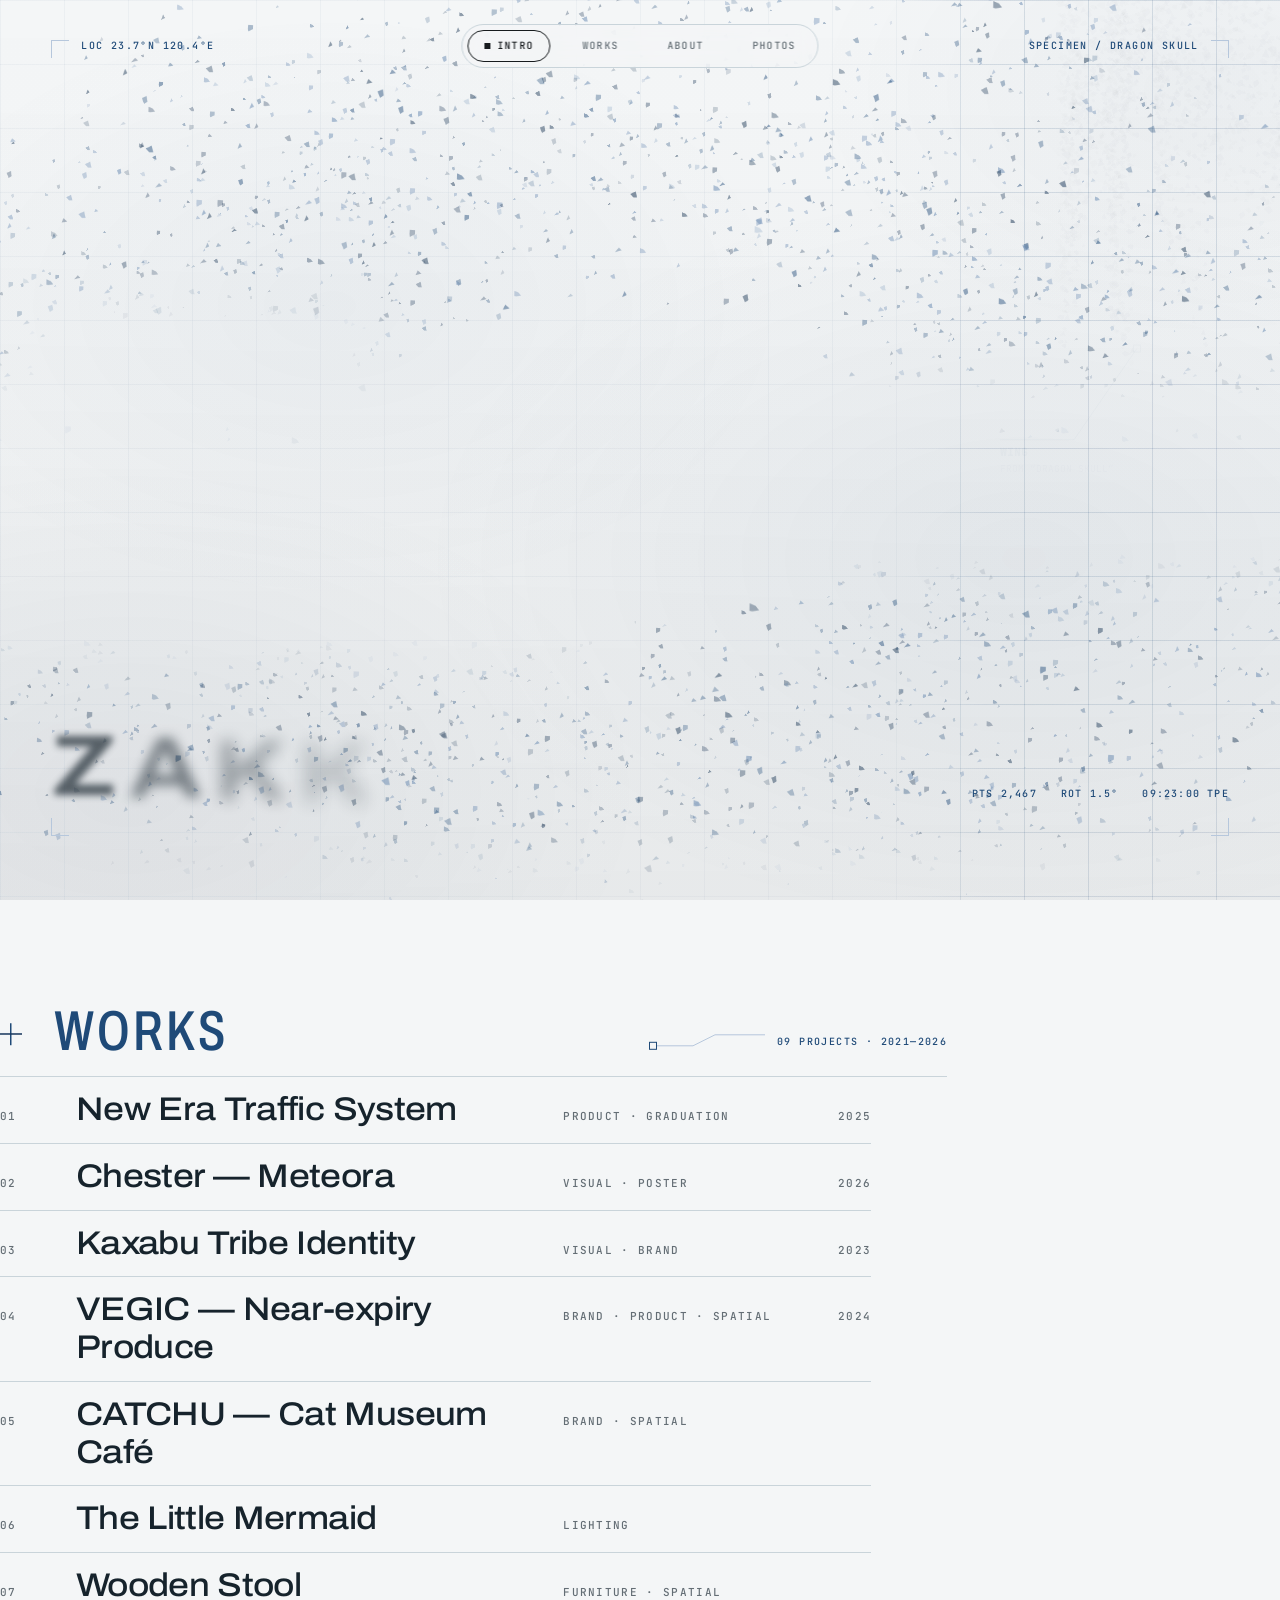
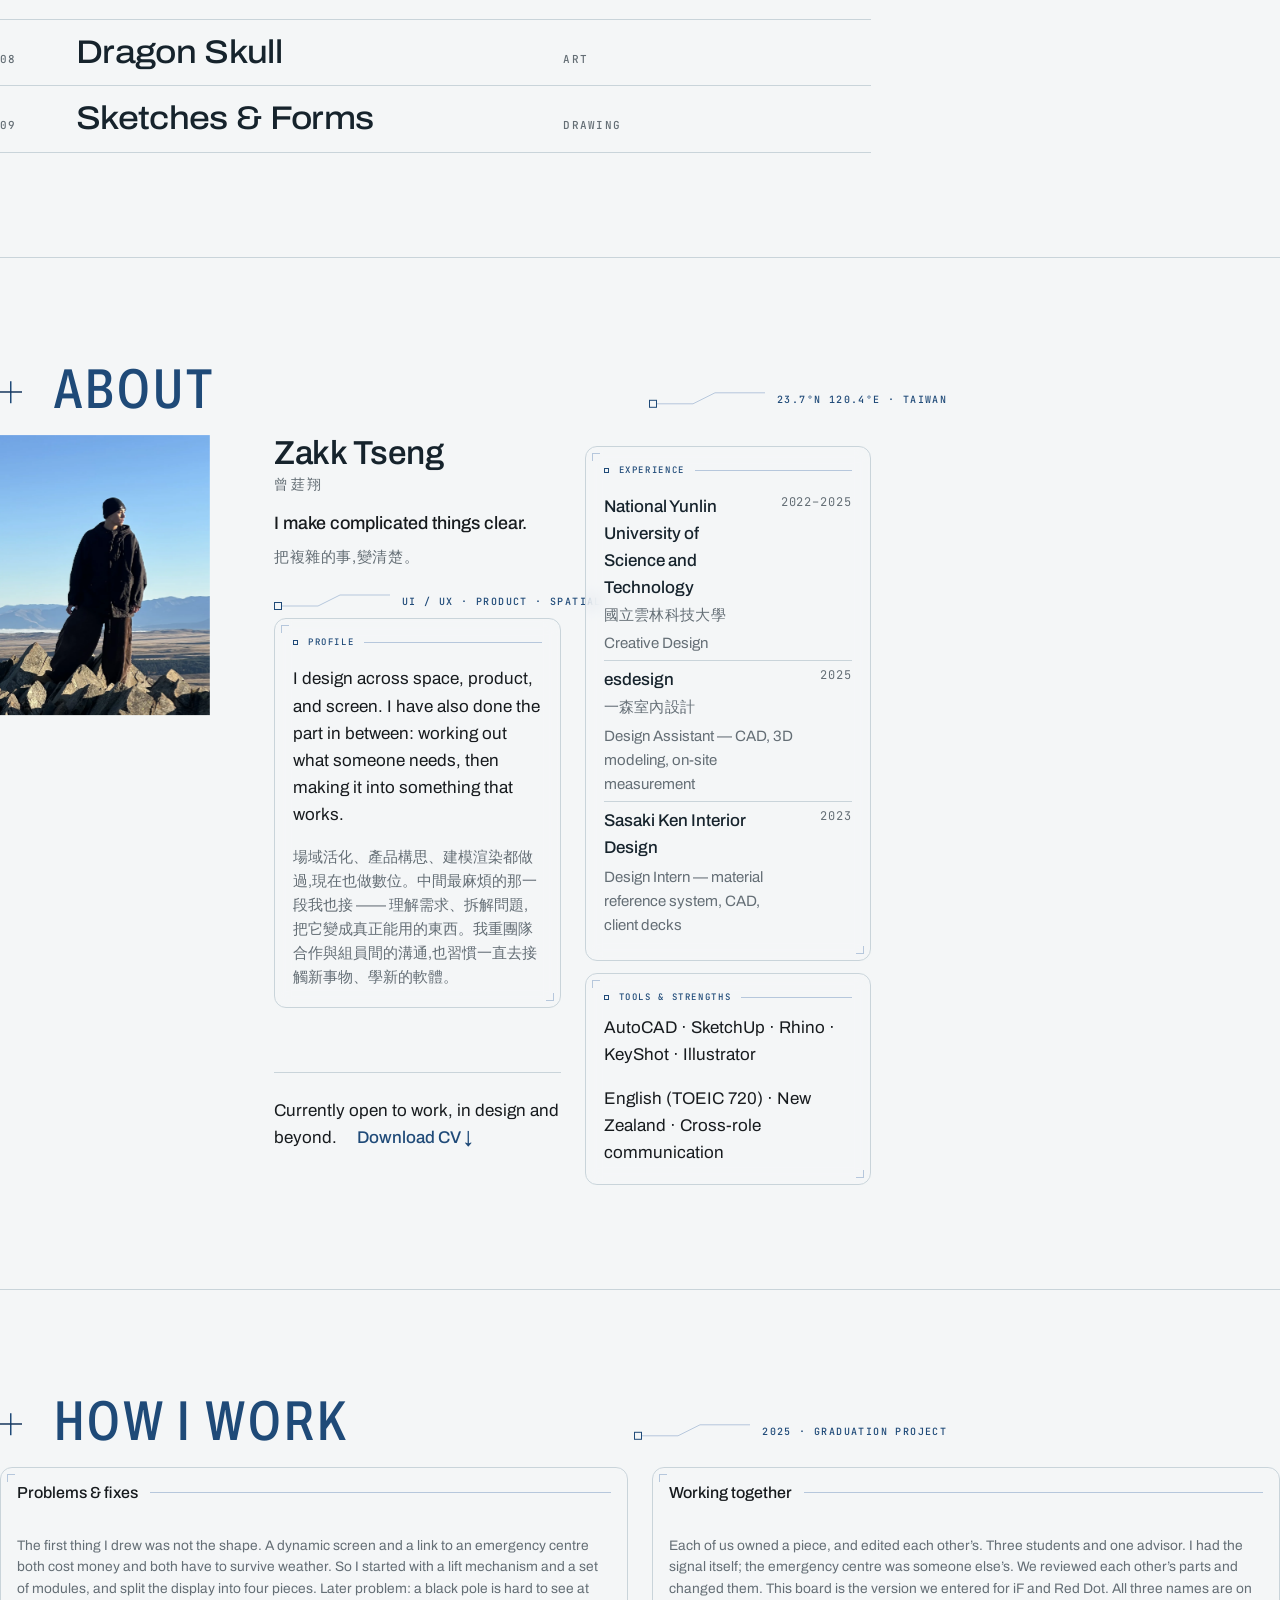
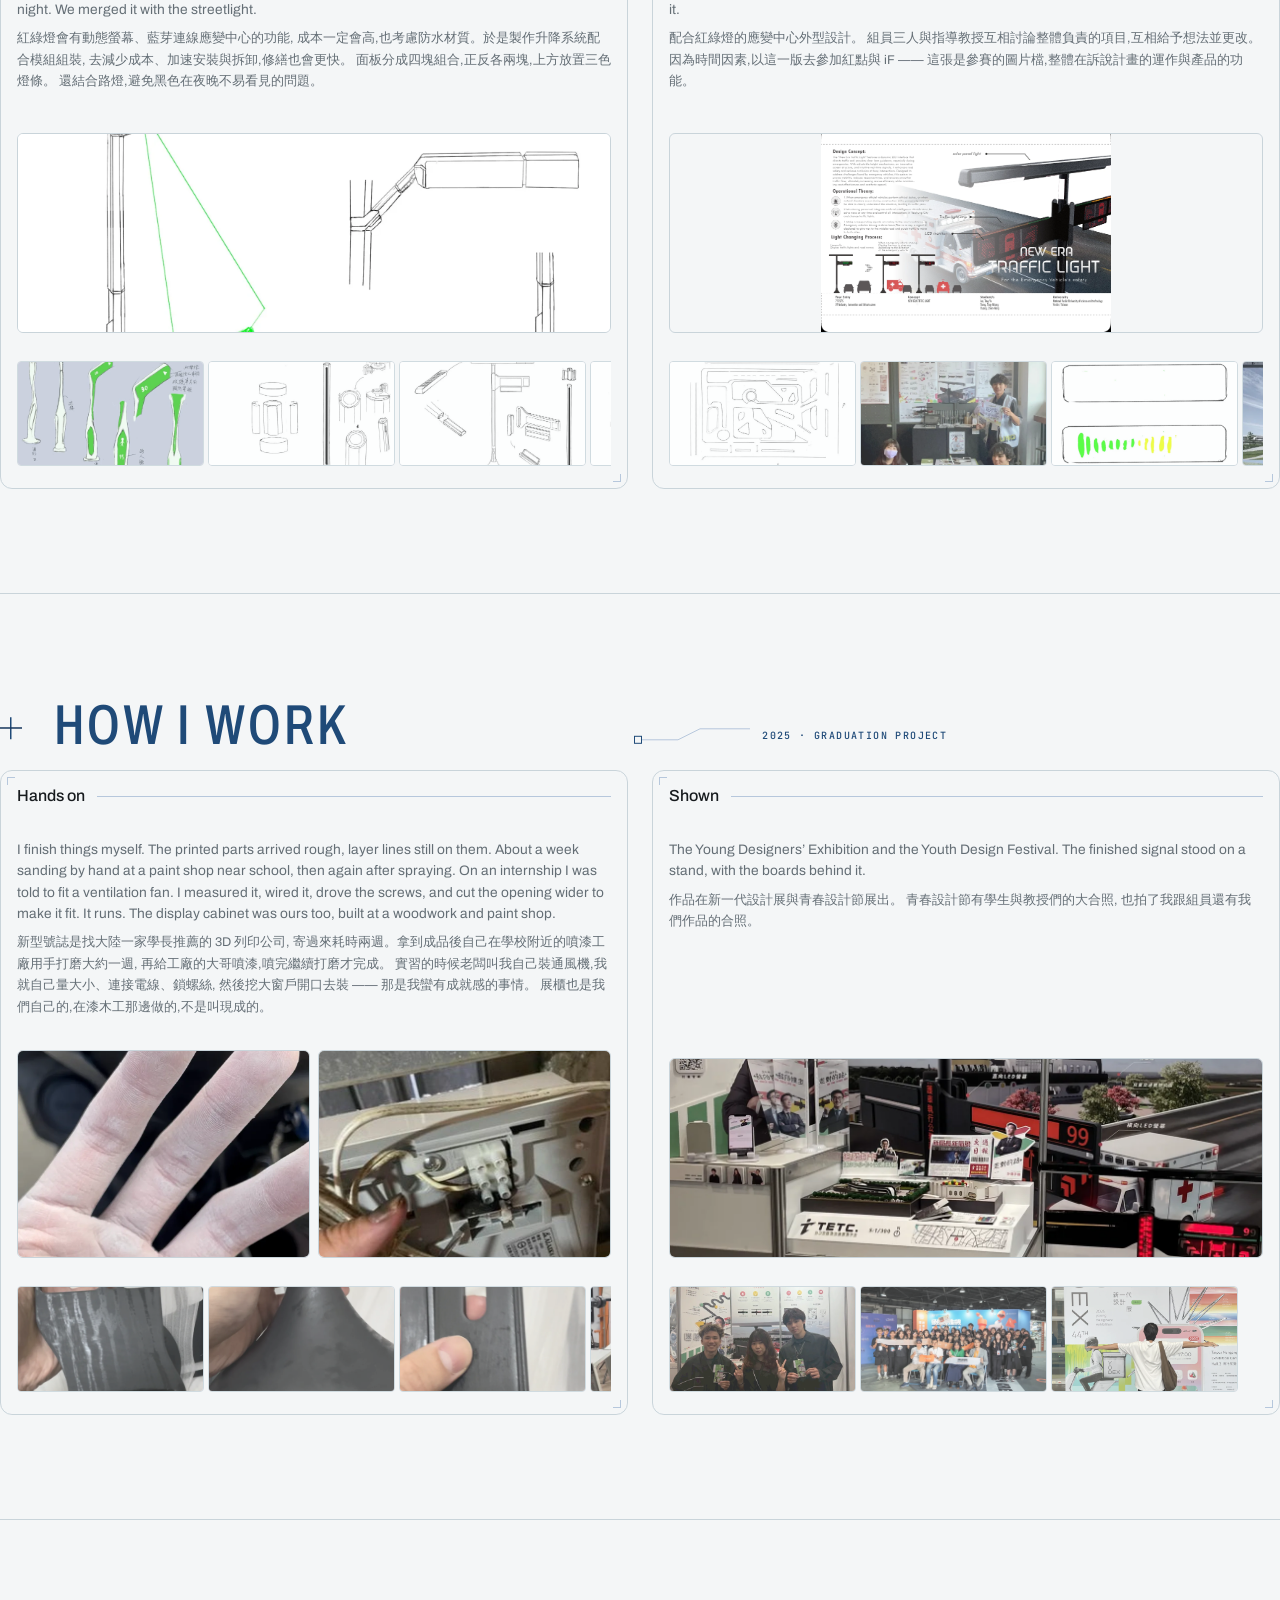
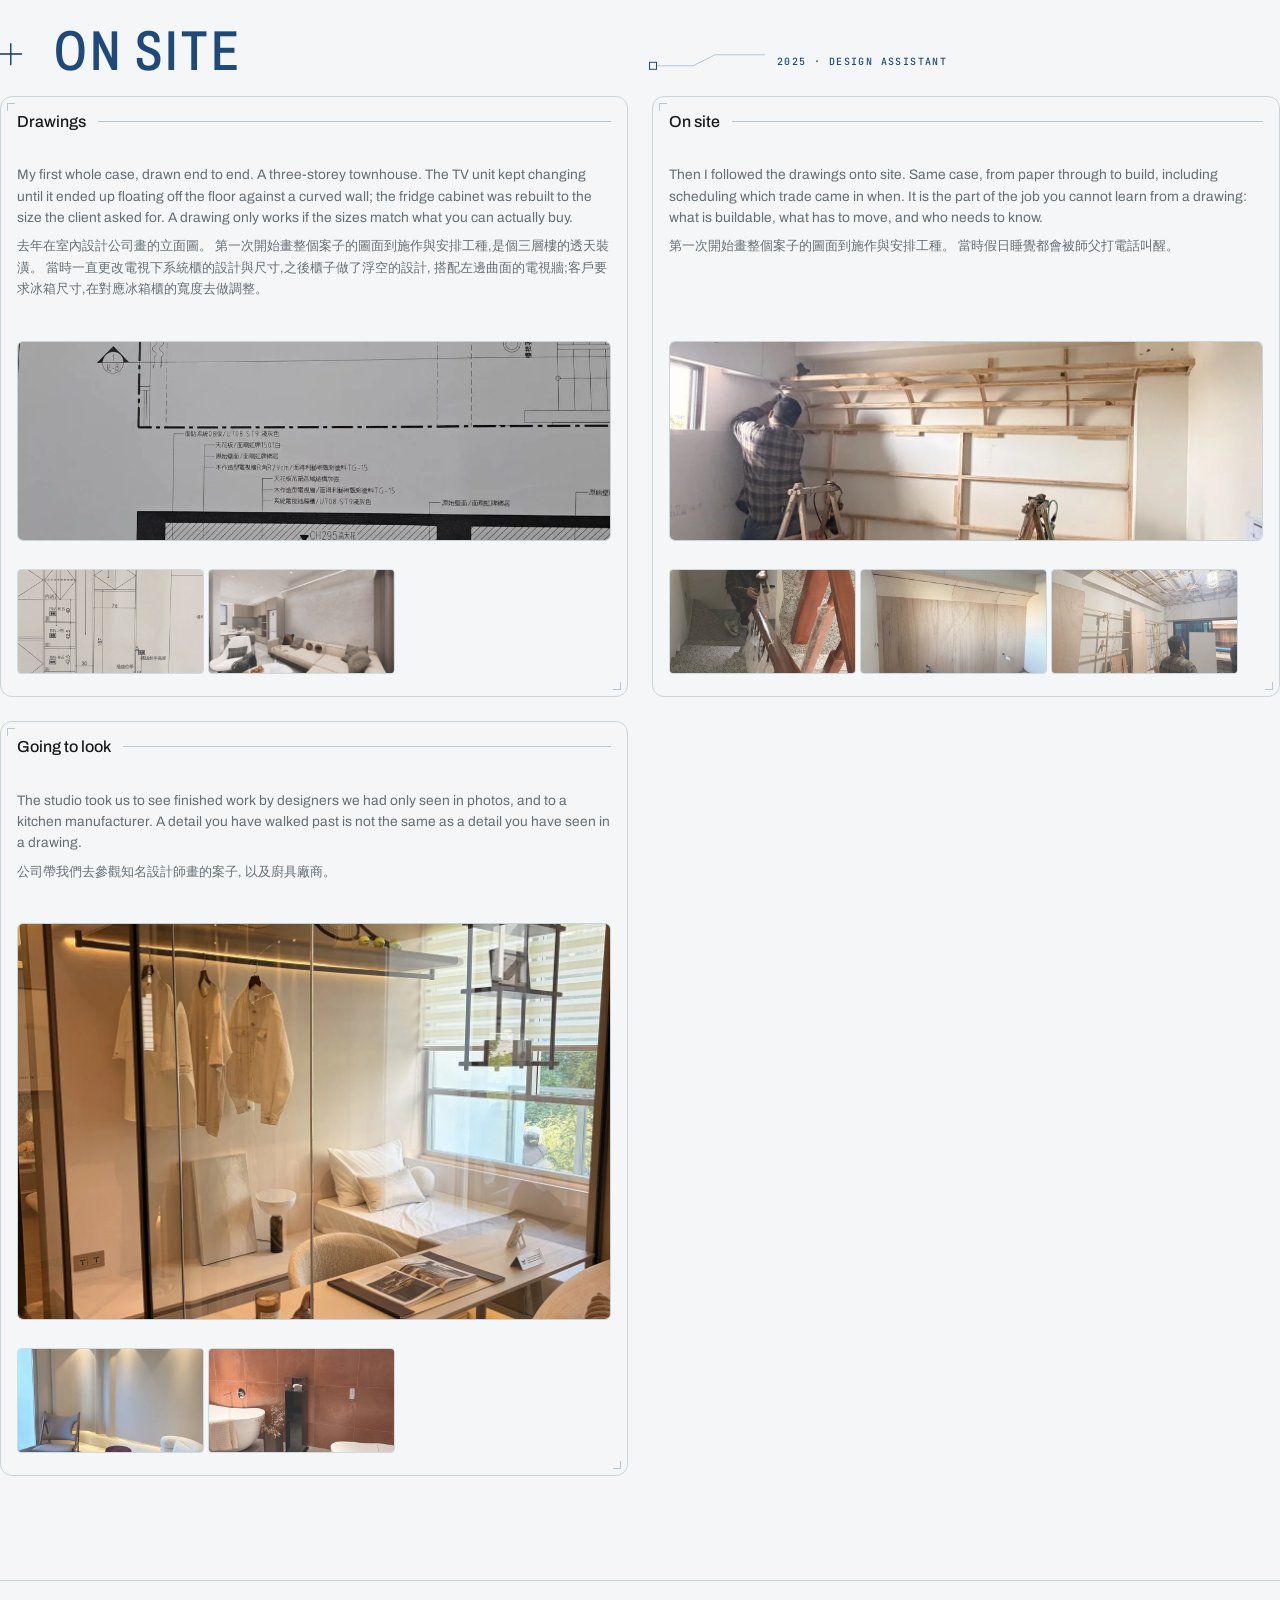
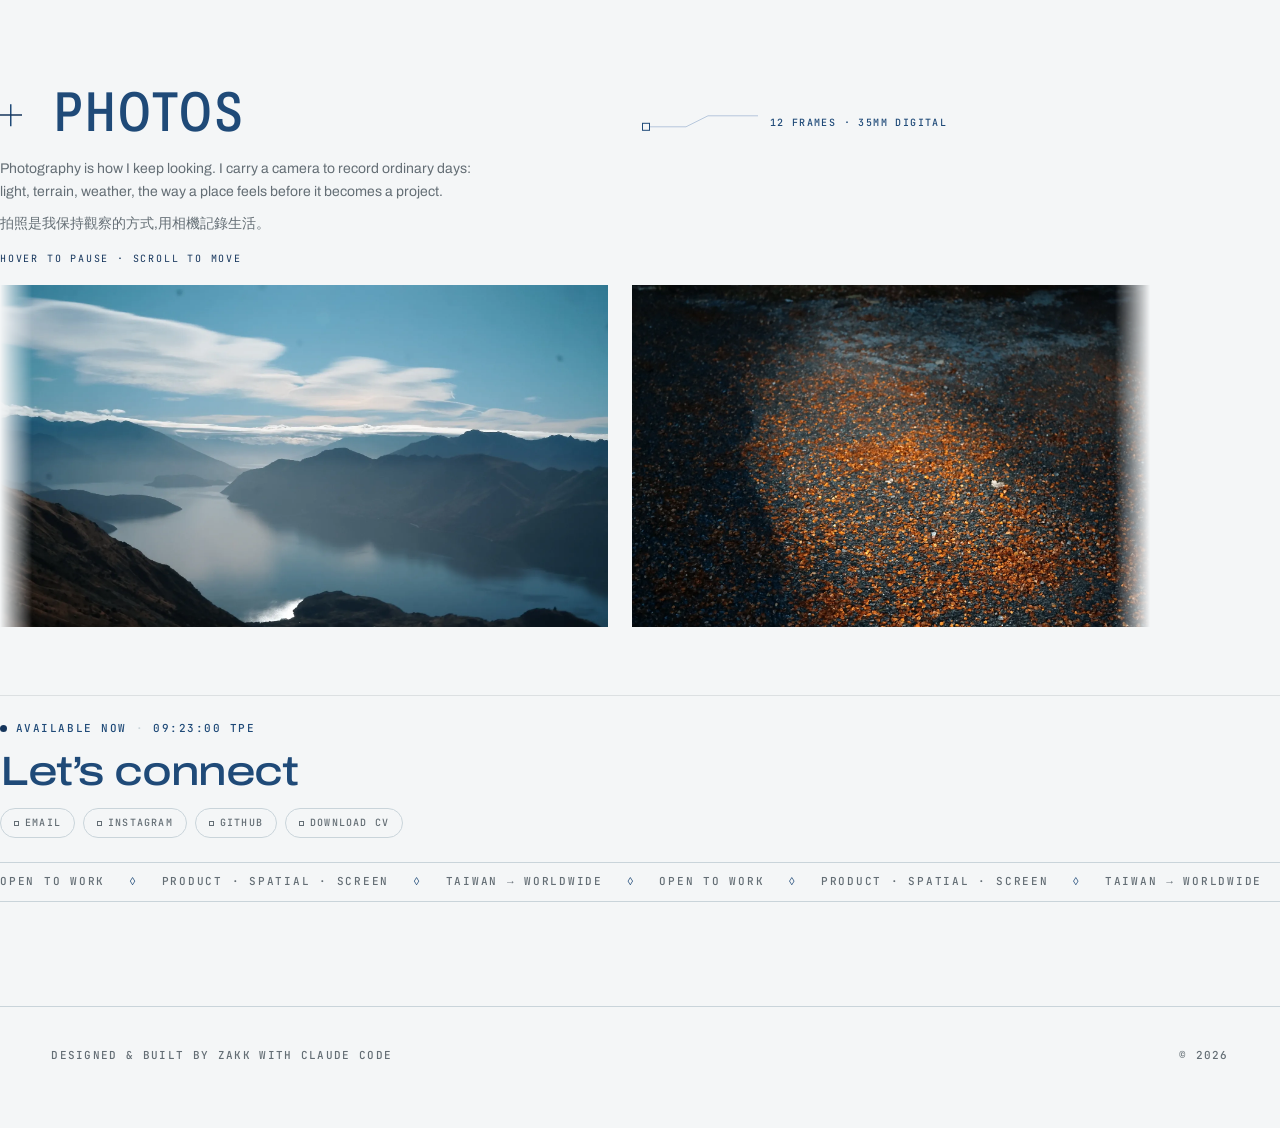
<file: index.html>
<!DOCTYPE html>
<html lang="en">
<head>
  <meta charset="UTF-8">
  <meta name="viewport" content="width=device-width, initial-scale=1.0">

  <title>Zakk — From space to screen.</title>
  <meta name="description" content="Product & spatial designer. Now delivering digital work with AI tools. Based in Taiwan.">

  <!-- 字型放在自己專案裡,不靠外部伺服器。Hero 大標的字先載,避免開場閃字 -->
  <!-- 網址 = GitHub Pages 的使用者站台(Zakk 2026-08-03 確認帳號是 zakkg5)。
       ⚠️ 要換網域的話有**四個檔**要一起改,漏一個就會有頁面指到舊網域:
       這裡的 canonical / og:url / og:image、sitemap.xml(8 筆)、robots.txt。
       (About 區的 instagram.com/zakktseng 是 IG 帳號,跟網域無關,不要一起換。) -->
  <link rel="canonical" href="https://zakkg5.github.io/">
  <meta property="og:type" content="website">
  <meta property="og:title" content="Zakk Tseng — From space to screen">
  <meta property="og:description" content="Product and spatial designer. Works across space, product, brand and screen.">
  <meta property="og:url" content="https://zakkg5.github.io/">
  <!-- 分享預覽圖要 1.91:1,直幅照片會被裁爛。這張由 _dev/build_og.py 產生,
       用的是網站自己的字型與那顆頭骨。用 PNG 不用 WebP —— og:image 的 WebP
       支援度到現在還是不齊(LinkedIn、部分 Slack 用戶端不顯示)。 -->
  <meta property="og:image" content="https://zakkg5.github.io/assets/og/og-cover.png">
  <meta property="og:image:width" content="1200">
  <meta property="og:image:height" content="630">
  <meta property="og:image:alt" content="Zakk Tseng — From space to screen.">
  <meta name="twitter:card" content="summary_large_image">

  <link rel="preload" href="assets/fonts/archivo-latin.woff2" as="font" type="font/woff2" crossorigin>
  <!-- 🔴 碎片引擎要等這張圖載完才開始畫 —— 沒有它就是一顆粒子都沒有。
       它原本排在 main.js 解析完之後才開始下載,是整條載入鏈的最後面;
       手機的行動網路每次來回 100-300ms,那段空窗看得出來(Zakk:「載入也沒有粒子了」)。
       preload 讓它跟 CSS / 字型並行下載。 -->
  <link rel="preload" href="assets/3d/dragon.webp" as="image" type="image/webp">

  <!-- ?v= 是快取版本號:改完 CSS/JS 記得 +1,瀏覽器才會抓新的 -->
  <link rel="stylesheet" href="css/style.css?v=196">
</head>

<body>
  <!-- 鍵盤使用者按 Tab 的第一站:直接跳過導覽列 -->
  <a class="skip-link" href="#main">Skip to content</a>

  <!-- ══════════ 載入指示:建築比例尺 ══════════
       不用「大數字倒數 + Loading」—— 那是每個作品集模板都有的罐頭開場。

       這條黑白相間的比例尺,是真的印在 Zakk 每一張平面圖與立面圖上的東西
       (刻度就是圖上那組 0 / 50 / 125 / 250 / 500 / 1000)。
       載入進度 = 它被「描」出來的程度,尾端那條橘線是筆目前的位置。

       位置放左下角,也就是它在圖紙上本來待的地方 —— 畫面中間讓給頭骨碎片。
       進度綁真實載入(字型 + 圖片 + load),不做假進度。 -->
  <div class="preloader" id="preloader"
       role="progressbar" aria-label="Loading" aria-valuemin="0" aria-valuemax="100" aria-valuenow="0">
    <div class="pl__inner">
      <!-- 字母一個一個從模糊裡對焦出來,跟頁面過場是同一套語彙。
           進度綁真實載入,--k 由 JS 寫入;沒有進度條、沒有百分比。 -->
      <div class="pl__mark" aria-hidden="true"><span style="--i:0">Z</span><span style="--i:1">A</span><span style="--i:2">K</span><span style="--i:3">K</span></div>
      <p class="pl__sub" aria-hidden="true">From space to screen</p>
    </div>
  </div>

  <!-- 全站氛圍色:固定鋪滿視窗、整頁連續。
       漸層只做在首屏的話,首屏結束處會跟下面的白底出現一條接縫。 -->
  <div class="page-atmos" aria-hidden="true"></div>

  <!-- ══════════ 碎片走廊 ══════════
       整站只有這一批碎片,固定鋪滿視窗、墊在所有內容後面。

       它有兩種隊形,由捲動位置決定,中間是連續插值的:
         捲動 0    → 聚成龍頭骨(載入動畫把它組起來的那一團)
         往下捲    → 頭骨散開成一條走廊,**捲動 = 鏡頭往前推**
                     近的大而實、掠過畫面邊緣;遠的小而淡、慢慢逼近

       所以區塊跟區塊之間鏡頭不會停,「接到下一頁」是連續的,
       而不是各自淡入淡出。引擎在 main.js。 -->
  <canvas class="fragments" aria-hidden="true"></canvas>

  <!-- 各區塊自己的碎片雲(另一支引擎) -->
  <!-- 右側的龍身:跟首屏同一套粒子(引擎在 main.js 最後一段)。
       只在 >1441px 出現,手機完全不畫。 -->
  <canvas class="dragon-side" aria-hidden="true"></canvas>

  <canvas class="ambient" aria-hidden="true"></canvas>


  <!-- ══════════ 導覽列(捲動時固定在最上面) ══════════ -->
  <header class="topbar">
    <a class="wordmark" href="#hero">Zakk</a>
    <nav class="nav" aria-label="Sections">
      <!-- aria-label:文字等一下會被 JS 拆成一個字母一個 span 做捲動效果,
           先給讀螢幕軟體一個乾淨的名字,才不會被逐字母念出來 -->
      <a href="#works" aria-label="Works"><span class="nav__num">01</span><span class="nav__label">Works</span></a>
      <a href="#about" aria-label="About"><span class="nav__num">02</span><span class="nav__label">About</span></a>
      <a href="#photos" aria-label="Photos"><span class="nav__num">03</span><span class="nav__label">Photos</span></a>
    </nav>
  </header>

  <!-- ══════════ HERO ══════════ -->
  <section class="hero" id="hero">

    <!-- 內容錨定在下方,空白全部集中到上方 -->
    <div class="hero__center">
      <h1 class="hero__title reveal">
        <span class="line"><span class="line__inner">From space</span></span>
        <span class="line"><span class="line__inner">to screen.</span></span>
      </h1>

      <p class="hero__lede reveal" style="--delay: 240ms">
        Product &amp; spatial designer.<br>
        Now delivering digital work with AI tools.
      </p>
    </div>

    <div class="hero__bar">
      <p class="status"><span class="status__dot" aria-hidden="true"></span>Open to work</p>
      <p class="hero__place">Based in Taiwan</p>
      <a class="scroll-cue" href="#works" aria-label="Scroll to Works">&darr;</a>
    </div>

  </section>

  <!-- ══════════ HERO B(實驗版,網址加 ?hero=b 才顯示) ══════════
       原版文字(左) + 直式氛圍人像(右),參考 kalinsky.design。
       人像:暗調側臉 + 輕微 RGB 色差 glitch(三張同圖疊出來)。 -->
  <section class="hero-b" id="hero-b" aria-label="Intro">

    <!-- 碎片畫布已搬到 body 層(.fragments)—— 它要能飛過整頁,
         留在 hero 裡的話捲走就沒了 -->

    <!-- ══════════ 左上:小標籤 + 宣言 ══════════
         2026-07-29 改。原本是一個中小尺寸的「Portfolio」浮在左邊垂直中央 ——
         那個詞沒有資訊量,而且 34px 比下面 Works 清單的 44px 還小,
         所以開場沒有主張,個性全靠粒子撐。

         真正的宣言是 DESIGN.md 裡的定位句「From space to screen.」,
         它原本被埋在左下角 10.5px,主次是反的。

         標籤用等寬(跟左下角同一套),宣言用 Archivo ——
         這不是「兩套字打架」,是分工:等寬管標籤,Archivo 只給這一句。 -->
    <div class="hb2-head">
      <p class="hb2-eyebrow">Product &middot; Spatial &middot; UX / UI &middot; Creative</p>
      <h1 class="hb2-word">From space<br><span class="hb2-word__dim">to screen.</span></h1>
      <!-- 引線標註:指的是這行字**自己**的規格。
           這是真的 —— 它真的是 Archivo 把字寬軸拉到 125 排出來的。
           標註在講畫面上看得到的東西,不是編出來的參數。 -->
      <p class="hb2-note lead-note" aria-hidden="true">Archivo &middot; wdth 125</p>
    </div>

    <!-- 左下角:身分。⚠️ 原本兩行都是 10.5px 的等寬小字擠在一起,
         名字跟說明同一個份量 —— 誰都不是重點。
         名字提到 15px、說明維持小字,才有層級。 -->
    <div class="hb2-meta panel">
      <p class="panel__label"><i aria-hidden="true"></i>Operator</p>
      <p class="hb2-meta__lead">Zakk <span lang="zh-Hant">曾莛翔</span></p>
      <p class="hb2-meta__body">Product and spatial designer.<br>Now delivering digital work with AI tools.</p>
    </div>

    <!-- ══════════ HUD:取景框 + 即時讀數 ══════════
         把首屏框成「一個正在檢視標本的視窗」。
         骨頭因此有了存在的理由 —— 它是這個介面正在檢視的東西,
         不是放來填空的裝飾(Zakk 指出風格該偏科技/視窗,不是印刷)。

         ⚠️ 讀數必須是真的:PTS 是這一偵實際畫出去的粒子數、
         ROT 是頭骨目前的旋轉角、時間是台北時間,由 JS 每幀更新。
         寫死的數字是裝飾,會動的才是儀器。

         ⚠️ 這一段一定要放在 .hero-b 裡 —— .hero(A 版)已經退役、
         是 display:none,加在那裡等於加在看不見的地方。 -->
    <div class="hud" aria-hidden="true">
      <i class="hud__corner hud__corner--tl"></i>
      <i class="hud__corner hud__corner--tr"></i>
      <i class="hud__corner hud__corner--bl"></i>
      <i class="hud__corner hud__corner--br"></i>
      <p class="hud__tag hud__tag--tl">LOC 23.7&deg;N 120.4&deg;E</p>
      <p class="hud__tag hud__tag--tr">SPECIMEN / DRAGON SKULL</p>
    </div>

    <!-- ══════════ 底部儀器列 ══════════
         ⚠️ 原本狀態列在正中下、讀數在右下,兩條各自漂著。
         併成同一條線之後,底部才讀得出是「一個面板」而不是散落的小字。 -->
    <div class="hb2-bar">
      <p class="status hb2-status"><span class="status__dot" aria-hidden="true"></span>Open to work &mdash; Taiwan</p>
      <p class="hero__read">
        <span data-read="pts">PTS ----</span>
        <span data-read="rot">ROT --.-&deg;</span>
        <span data-read="clock">--:--:-- TPE</span>
      </p>
    </div>
  </section>


  <main id="main">

    <!-- ══════════ 01 WORKS ══════════ -->
    <section class="section" id="works">
      <div class="section__head reveal" data-note="09 PROJECTS · 2021—2026">
        <span class="section__num">01</span>
        <h2 class="section__title">Works</h2>
      </div>
      <!-- P05:純文字清單是排版主角,滑過某列時預覽圖跟著游標浮現 -->
      <ul class="works reveal" style="--delay: 100ms">

        <li class="works__row">
          <!-- ⚠️ 這一列原本直接連到外部的 Framer 站 ——
               但這是 Zakk 最強的一件(他負責號誌本體、有實體樣品、進了兩個展覽),
               九件裡只有它沒有內頁。改成連自己的內頁,Framer 站放在頁內當「線上版」。 -->
          <a class="works__line" href="works/traffic/">
            <span class="works__num">01</span>
            <span class="works__name">New Era Traffic System</span>
            <span class="works__type">Product &middot; Graduation</span>
            <span class="works__year">2025</span>
          </a>

          <figure class="works__thumb"><img src="assets/projects/works/cyd2025-cover.webp" alt="新型態交通號誌系統封面" loading="lazy" width="1200" height="675"></figure>
        </li>

        <!-- 🔴 自主練習,不是接案;照片也不是他拍的。
             內頁的 facts 與頁尾都標了「Self-initiated / 非官方」——
             求職時被問到,答案要在頁面上就看得到。
             排第 02 是因為:這是他唯一一件純版面編排的作品,
             其他三件平面全是識別系統。投活動視覺類職缺時這件最對題。 -->
        <li class="works__row">
          <a class="works__line" href="works/chester/">
            <span class="works__num">02</span>
            <span class="works__name">Chester &mdash; Meteora</span>
            <span class="works__type">Visual &middot; Poster</span>
            <span class="works__year">2026</span>
          </a>

          <figure class="works__thumb"><img src="assets/projects/works/chester-poster-cover.webp" alt="Chester 致敬海報,黑底紅字與半調網點人像" loading="lazy" width="960" height="1200"></figure>
        </li>

        <li class="works__row">
          <a class="works__line" href="works/kaxabu/">
            <span class="works__num">03</span>
            <span class="works__name">Kaxabu Tribe Identity</span>
            <span class="works__type">Visual &middot; Brand</span>
            <span class="works__year">2023</span>
          </a>

          <figure class="works__thumb"><img src="assets/projects/works/kaxabu-poster.webp" alt="Kaxabu 族群識別海報" loading="lazy" width="1029" height="1200"></figure>
        </li>

        <li class="works__row">
          <a class="works__line" href="works/vegic/">
            <span class="works__num">04</span>
            <span class="works__name">VEGIC &mdash; Near-expiry Produce</span>
            <span class="works__type">Brand &middot; Product &middot; Spatial</span>
            <span class="works__year">2024</span>
          </a>

          <figure class="works__thumb"><img src="assets/projects/works/vegic-store.webp" alt="VEGIC 門市空間" loading="lazy" width="1200" height="675"></figure>
        </li>

        <li class="works__row">
          <a class="works__line" href="works/catchu/">
            <span class="works__num">05</span>
            <span class="works__name">CATCHU &mdash; Cat Museum Caf&eacute;</span>
            <span class="works__type">Brand &middot; Spatial</span>
            <span class="works__year"></span>
          </a>

          <figure class="works__thumb"><img src="assets/projects/works/catchu-cafe.webp" alt="喵一眼咖啡入口與招牌" loading="lazy" width="900" height="600"></figure>
        </li>

        <li class="works__row">
          <a class="works__line" href="works/mermaid/">
            <span class="works__num">06</span>
            <span class="works__name">The Little Mermaid</span>
            <span class="works__type">Lighting</span>
            <span class="works__year"></span>
          </a>

          <figure class="works__thumb"><img src="assets/projects/works/lamp.webp" alt="小美人魚燈具" loading="lazy" width="900" height="1200"></figure>
        </li>

        <li class="works__row">
          <a class="works__line" href="works/antique/">
            <span class="works__num">07</span>
            <span class="works__name">Wooden Stool</span>
            <span class="works__type">Furniture &middot; Spatial</span>
            <span class="works__year"></span>
          </a>

          <figure class="works__thumb"><img src="assets/projects/works/stool.webp" alt="木凳" loading="lazy" width="1199" height="1200"></figure>
        </li>

        <li class="works__row">
          <a class="works__line" href="works/dragon/">
            <span class="works__num">08</span>
            <span class="works__name">Dragon Skull</span>
            <span class="works__type">Art</span>
            <span class="works__year"></span>
          </a>

          <figure class="works__thumb"><img src="assets/projects/works/dragon-skull.webp" alt="上色完成的龍頭骨" loading="lazy" width="900" height="600"></figure>
        </li>

        <li class="works__row">
          <a class="works__line" href="works/sketches/">
            <span class="works__num">09</span>
            <span class="works__name">Sketches &amp; Forms</span>
            <span class="works__type">Drawing</span>
            <span class="works__year"></span>
          </a>

          <figure class="works__thumb"><img src="assets/projects/works/sketches-pencil.webp" alt="鉛筆建築透視稿" loading="lazy" width="900" height="600"></figure>
        </li>
      </ul>
    </section>

    <!-- ══════════ 02 ABOUT(移到第二區:先認識人,再看照片) ══════════ -->
    <section class="section" id="about">
      <div class="section__head reveal" data-note="23.7&#176;N 120.4&#176;E · TAIWAN">
        <span class="section__num">02</span>
        <h2 class="section__title">About</h2>
      </div>

      <div class="about">

        <!-- 左:冷調人像(桌機貼著文字排,手機移到開場句下方) -->
        <figure class="about__portrait reveal">
          <img src="assets/about/about-summit.webp" alt="Zakk 站在紐西蘭山頂的岩石上,遠方是山脈與平原" loading="lazy" width="1050" height="1400">
        </figure>

        <!-- 右:文字流。
             寬螢幕再拆成兩欄(見 style.css min-width:1441):
             左半是自我介紹、右半是經歷 —— ⚠️ 這是為了讓「字」跟「線」一樣長。
             單純把段落拉到整欄寬會變成一行 85 個字,遠超過可讀上限(約 75)。 -->
        <div class="about__body">
         <div class="about__col about__col--text">

          <p class="about__name reveal">Zakk Tseng
            <span class="about__name-zh" lang="zh-Hant">曾莛翔</span>
          </p>

          <p class="about__opening reveal" style="--delay: 40ms">
            I make complicated things clear.
            <span class="about__opening-zh" lang="zh-Hant">把複雜的事,變清楚。</span>
          </p>

          <!-- 引線標註:寫的是他實際做的三件事,跟首屏的小標籤同一組
               (Zakk:「這裡也可以用引線標註的感覺」)。 -->
          <p class="about__note lead-note reveal" aria-hidden="true" style="--delay: 60ms">UI / UX &middot; Product &middot; Spatial</p>

          <div class="about__intro panel reveal" style="--delay: 80ms">
            <p class="panel__label"><i aria-hidden="true"></i>Profile</p>
            <!-- ⚠️ 這段英文原本是三連排比 + 一串 -ing:
                 「space, product, and screen」加「understanding / untangling /
                 turning」—— 那兩個特徵疊在一起是很典型的 AI 文風。
                 改成兩件事、動詞用簡單式,唸起來也比較像人在講話。 -->
            <p>I design across space, product, and screen. I have also done the
               part in between: working out what someone needs, then making it
               into something that works.</p>
            <!-- ⚠️ 這句原本是照英文直翻的,Zakk 說讀起來很奇怪。
                 改寫時的取捨(他自己指定的):
                   ·「理解需求、拆解問題,把它變成真正能用的東西」留著 —— 他要這一段
                   · 其餘用他作品集 PDF 裡的自述用詞(場域活化 / 產品構思 /
                     建模渲染 / 重團隊合作與組員間的溝通 / 熱愛接觸新事物,學習新軟體)
                   · 寫白一點、不要壓縮 —— 他嫌原本「太精簡」 -->
            <p lang="zh-Hant" class="about__intro-zh">場域活化、產品構思、建模渲染都做過,現在也做數位。中間最麻煩的那一段我也接 —— 理解需求、拆解問題,把它變成真正能用的東西。我重團隊合作與組員間的溝通,也習慣一直去接觸新事物、學新的軟體。</p>
            <!-- 🔴 iPad / 中等視窗專用的短版(.is-scroll 才顯示,見 style.css)。
                 那邊要把右邊讓給龍骨粒子,所以整張卡不能太高 ——
                 英文那段和上面這段長中文都藏起來,只留這一句。
                 ⚠️ 用字全部從他自己的話來:「都做過」「也做數位」
                    「最麻煩的中間那段我也接」「做得出來的東西」。
                    不要換成比較漂亮的說法,他看得出來。 -->
            <p lang="zh-Hant" class="about__intro-zh about__intro-zh--short">場域、產品、建模渲染都做過,現在也做數位。最麻煩的中間那段我也接:把需求拆開,變成做得出來的東西。新的軟體邊做邊學。</p>
          </div>

          <p class="about__cta reveal" style="--delay: 240ms">
            Currently open to work, in design and beyond.
            <a class="about__cv" href="assets/cv/zakk-tseng-cv.pdf" download="Ting-Hsiang Tseng_CV.pdf">Download CV &darr;</a>
          </p>

         </div><!-- /about__col--text -->

         <div class="about__col about__col--side">

          <!-- Experience 收進 <details>:一幀只放入口,細節點開再看。
               用原生元件不寫 JS —— 鍵盤、讀螢幕軟體、沒有 JS 的環境都能展開。 -->
          <!-- 自動展開,不用點(Zakk:「不要讓人點了才看到」)。
               為了塞進一幀,職務描述各縮到一行。 -->
          <div class="about__block panel reveal" style="--delay: 120ms">
            <p class="panel__label"><i aria-hidden="true"></i>Experience</p>
            <h3 class="about__label visually-hidden">Experience</h3>
            <ul class="xp">
              <li class="xp__row">
                <div class="xp__main">
                  <span class="xp__org">National Yunlin University of Science and Technology<span class="xp__org-zh">國立雲林科技大學</span></span>
                  <span class="xp__role">Creative Design</span>
                </div>
                <!-- ⚠️ 這裡原本寫 2021–2024,是錯的。
                     Zakk 2026-08-10 確認:2025/06 畢業(畢業製作也是 2025,
                     新一代設計展 2025)。四年制 2021 入學就是 2025 畢業。
                     這種數字對不起來會在面試被問,而且他正在填求職表單。 -->
                <span class="xp__time">2022–2025</span>
              </li>
              <li class="xp__row">
                <div class="xp__main">
                  <span class="xp__org">esdesign<span class="xp__org-zh">一森室內設計</span></span>
                  <span class="xp__role">Design Assistant — CAD, 3D modeling, on-site measurement</span>
                </div>
                <span class="xp__time">2025</span>
              </li>
              <li class="xp__row">
                <div class="xp__main">
                  <span class="xp__org">Sasaki Ken Interior Design</span>
                  <span class="xp__role">Design Intern — material reference system, CAD, client decks</span>
                </div>
                <span class="xp__time">2023</span>
              </li>
            </ul>
          </div>

          <!-- 兩塊合成一塊:一幀裡不需要兩個小標題各佔一行 -->
          <div class="about__block panel reveal" style="--delay: 160ms">
            <p class="panel__label"><i aria-hidden="true"></i>Tools &amp; strengths</p>
            <h3 class="about__label visually-hidden">Tools &amp; strengths</h3>
            <p class="about__list">AutoCAD &middot; SketchUp &middot; Rhino &middot; KeyShot &middot; Illustrator</p>
            <p class="about__list">English (TOEIC 720) &middot; New Zealand &middot; Cross-role communication</p>
          </div>

         </div><!-- /about__col--side -->
        </div>
      </div>
    </section>

    <!-- ══════════ 02b HOW I WORK(1/2)· 畢業製作 ══════════
         About 的第二頁(Zakk:「我想把這些放在 about,加一個第二頁」)。

         🔴 為什麼是兩頁:原本四格硬塞一屏,1280x800 會被畫框切掉 19px。
         Zakk:「可以再加一頁八 才不會那麼擠」。一頁三格就有呼吸空間,
         而且分類乾淨 —— 這一頁全是畢製,下一頁全是去年的正職工作。

         🔴 三格是他自己指定的分類:
              問題與解決 / 分工合作與團體討論 / 手做(單獨一格)
         ⚠️ 中文一律用他自己打的原話(_source/process/zakk-說明.md),
            只補標點、不改字。先寫英文再翻的版本他說「讀起來很奇怪」。 -->
    <section class="section" id="how">
      <div class="section__head reveal" data-note="2025 · GRADUATION PROJECT">
        <span class="section__num">02</span>
        <h2 class="section__title">How I work</h2>
      </div>

      <div class="how reveal" style="--delay: 100ms">

        <article class="how__item panel">
          <p class="how__lead">Problems &amp; fixes</p>
          
          <!-- 英文與中文包成一塊:寬欄版型要把「文字」當成一個區塊,
               跟主圖左右並排。沒有這層外框的話,兩段會各佔格線的一列,
               圖一撐高就會在它們中間裂出一條縫(踩過兩次)。 -->
          <div class="how__text">
            <p class="how__body">The first thing I drew was not the shape. A dynamic screen and a link to an emergency centre both cost
            money and both have to survive weather. So I started with a lift mechanism
            and a set of modules, and split the display into four pieces. Later problem: a
            black pole is hard to see at night. We merged it with the streetlight.</p>
            <p class="how__zh" lang="zh-Hant">紅綠燈會有動態螢幕、藍芽連線應變中心的功能,
            成本一定會高,也考慮防水材質。於是製作升降系統配合模組組裝,
            去減少成本、加速安裝與拆卸,修繕也會更快。
            面板分成四塊組合,正反各兩塊,上方放置三色燈條。
            還結合路燈,避免黑色在夜晚不易看見的問題。</p>
          </div>
          <figure class="how__fig">
            <img src="assets/works/traffic/sketch-01.webp"
                 alt="早期草圖:號誌立柱與可升降橫桿,綠色箭頭標示升降方向"
                 loading="lazy" width="1600" height="1113">
          </figure>
          <!-- 佐證:模組拆解的草圖 —— 正好就是「怎麼拆開」這件事本身。
               這一排可以橫向滑,所以放得下全部,不必挑三張。 -->
          <div class="how__strip">
            <figure><img src="assets/works/traffic/sketch-02.webp" loading="lazy"
                    alt="造型發想:數種柱體剖面與燈號配置的比較" width="1024" height="712"></figure>
            <figure><img src="assets/works/traffic/sketch-03.webp" loading="lazy"
                    alt="模組拆解草圖:柱體、燈條與連接件" width="1024" height="712"></figure>
            <figure><img src="assets/works/traffic/sketch-04.webp" loading="lazy"
                    alt="模組拆解草圖:橫桿與面板的組裝方式" width="1024" height="712"></figure>
            <figure><img src="assets/works/traffic/sketch-05.webp" loading="lazy"
                    alt="模組拆解草圖:整支號誌的零件配置" width="1024" height="712"></figure>
            <figure><img src="assets/works/traffic/v1-render.webp" loading="lazy"
                    alt="第一版渲染圖:黑色立柱,橫桿上是四塊顯示面板" width="1600" height="1034"></figure>
            <figure><img src="assets/works/traffic/modeling.webp" loading="lazy"
                    alt="建模中的螢幕畫面:號誌的 3D 模型與燈號配置" width="900" height="1600"></figure>
          </div>
        </article>

        <!-- 🔴 主圖用參賽板(Zakk:「你沒有放35那張圖 他是第一版的重點」)。
             它是三個人一起送出去的東西,板上印著三位組員的名字 ——
             講分工合作,沒有比一張共同署名的成果板更直接的證據。 -->
        <article class="how__item panel">
          <p class="how__lead">Working together</p>
          
          <!-- 英文與中文包成一塊:寬欄版型要把「文字」當成一個區塊,
               跟主圖左右並排。沒有這層外框的話,兩段會各佔格線的一列,
               圖一撐高就會在它們中間裂出一條縫(踩過兩次)。 -->
          <div class="how__text">
            <p class="how__body">Each of us owned a piece, and edited each other&rsquo;s. Three students and one advisor. I had the signal itself;
            the emergency centre was someone else&rsquo;s. We reviewed each other&rsquo;s
            parts and changed them. This board is the version we entered for iF and Red Dot.
            All three names are on it.</p>
            <p class="how__zh" lang="zh-Hant">配合紅綠燈的應變中心外型設計。
            組員三人與指導教授互相討論整體負責的項目,互相給予想法並更改。
            因為時間因素,以這一版去參加紅點與 iF ——
            這張是參賽的圖片檔,整體在訴說計畫的運作與產品的功能。</p>
          </div>
          <figure class="how__fig how__fig--tall">
            <img src="assets/works/traffic/board.webp"
                 alt="參賽用的成果板:設計概念、運作原理、燈號變換流程,下方列出三位組員姓名"
                 loading="lazy" width="1600" height="1090">
            <figcaption class="how__cap" lang="zh-Hant">參賽板 &middot; 三個人的名字都在上面</figcaption>
          </figure>
          <!-- 佐證:組員負責的應變中心(外型 / 模型 / 平面)、第一次評分,
               以及大家一起討論出來的主視覺配色 -->
          <div class="how__strip">
            <figure><img src="assets/works/traffic/centre-plan.webp" loading="lazy"
                    alt="應變中心的平面配置圖" width="1024" height="712"></figure>
            <figure><img src="assets/works/traffic/review.webp" loading="lazy"
                    alt="第一次評分:組員在展板前向老師說明" width="900" height="1600"></figure>
            <figure><img src="assets/works/traffic/visual-bars.webp" loading="lazy"
                    alt="燈條顏色的試畫:上排單色,下排改成紅黃綠漸變" width="1024" height="712"></figure>
            <figure><img src="assets/works/traffic/centre-render.webp" loading="lazy"
                    alt="應變中心的外型渲染" width="564" height="846"></figure>
            <figure><img src="assets/works/traffic/centre-model.webp" loading="lazy"
                    alt="應變中心的實體模型" width="1170" height="806"></figure>
          </div>
        </article>

      </div>
    </section>

    <!-- ══════════ 02b HOW I WORK(2/2)· 畢製下半 ══════════
         🔴 畢製原本四格擠一頁,在 2560 上每欄只有 531px,
         配 13.4px 的中文 —— 字小、行又長,很難讀。
         拆成每頁兩格之後欄寬約 880px(Zakk 指定:「畢製那 4 格再拆成兩頁」)。
         ⚠️ 這一頁跟上一頁是同一個專案,所以 section__num 一樣是 02、
            大標也一樣是 How I work,只有右上的註記區分上下半。 -->
    <section class="section" id="how1b">
      <div class="section__head reveal" data-note="2025 · GRADUATION PROJECT">
        <span class="section__num">02</span>
        <h2 class="section__title">How I work</h2>
      </div>

      <div class="how reveal" style="--delay: 100ms">

        <!-- 🔴 Zakk:「手做還是可以單獨拿出來」。兩張照片是刻意的:
             同一件事在畢製和實習都發生過,才證明那是習慣,不是碰巧。
             所以圖說一定要標出處 —— 不標的話對照就不成立。
             兩張也必須等大,一大一小就變成「主圖 + 附圖」,對照沒了。 -->
        <article class="how__item panel">
          <p class="how__lead">Hands on</p>
          
          <!-- 英文與中文包成一塊:寬欄版型要把「文字」當成一個區塊,
               跟主圖左右並排。沒有這層外框的話,兩段會各佔格線的一列,
               圖一撐高就會在它們中間裂出一條縫(踩過兩次)。 -->
          <div class="how__text">
            <p class="how__body">I finish things myself. The printed parts arrived rough, layer lines still on them.
            About a week sanding by hand at a paint shop near school, then again after
            spraying. On an internship I was told to fit a ventilation fan. I measured
            it, wired it, drove the screws, and cut the opening wider to make it fit. It runs.
            The display cabinet was ours too, built at a woodwork and paint shop.</p>
            <p class="how__zh" lang="zh-Hant">新型號誌是找大陸一家學長推薦的 3D 列印公司,
            寄過來耗時兩週。拿到成品後自己在學校附近的噴漆工廠用手打磨大約一週,
            再給工廠的大哥噴漆,噴完繼續打磨才完成。
            實習的時候老闆叫我自己裝通風機,我就自己量大小、連接電線、鎖螺絲,
            然後挖大窗戶開口去裝 —— 那是我蠻有成就感的事情。
            展櫃也是我們自己的,在漆木工那邊做的,不是叫現成的。</p>
          </div>
          <div class="how__pair">
            <figure class="how__fig">
              <img src="assets/works/traffic/hands.webp"
                   alt="打磨一週後的手:指尖沾滿白色粉塵,皮膚乾裂"
                   loading="lazy" width="900" height="1600">
              <figcaption class="how__cap" lang="zh-Hant">畢製 &middot; 磨完一週的手</figcaption>
            </figure>
            <!-- ⚠️ 通風機這張的原檔只有 320x693 —— 手機截圖再壓縮過的。
                 並排都做小,它就不必假裝成攝影作品。 -->
            <figure class="how__fig">
              <img src="assets/process/vent-fan.webp?v=2"
                   alt="實習現場:手持螺絲起子,把電線接到通風機的端子座上"
                   loading="lazy" width="640" height="1116">
              <figcaption class="how__cap" lang="zh-Hant">實習 &middot; 自己裝的通風機</figcaption>
            </figure>
          </div>
          <!-- 佐證:磨之前長什麼樣。沒有這幾張,「磨了一週」只是一句話 -->
          <div class="how__strip">
            <figure><img src="assets/works/traffic/print-raw-a.webp" loading="lazy"
                    alt="剛收到的列印件,表面看得到一條條列印層紋" width="900" height="1600"></figure>
            <figure><img src="assets/works/traffic/print-raw-b.webp" loading="lazy"
                    alt="手拿著號誌燈罩的列印件,表面粗糙不平" width="900" height="1600"></figure>
            <figure><img src="assets/works/traffic/print-raw-c.webp" loading="lazy"
                    alt="手拿著另一件列印零件,表面尚未處理" width="900" height="1600"></figure>
            <figure><img src="assets/works/traffic/studio.webp" loading="lazy"
                    alt="棚拍現場:完成的實體模型立在白色背景紙上" width="826" height="1600"></figure>
            <figure><img src="assets/works/traffic/cabinet.webp" loading="lazy"
                    alt="漆木工廠:製作中的展櫃放在工作檯上" width="900" height="1600"></figure>
            <!-- ⚠️ 這張原本是照片 App 的螢幕截圖 —— 下方那排縮圖裡有別人的臉
                 和看起來像證件的東西,已經裁掉,只留中間的展櫃。 -->
            <figure><img src="assets/works/traffic/cabinet-b.webp" loading="lazy"
                    alt="完成的展櫃箱體放在工廠工作檯上" width="797" height="1072"></figure>
          </div>
        </article>

        <!-- 🔴 參展(Zakk:「第一頁可以再加我們參展的照片跟介紹」)。
             展櫃放這一格才對 —— 它是為了參展做的,不是模型的一部分。 -->
        <article class="how__item panel">
          <p class="how__lead">Shown</p>
          
          <!-- 英文與中文包成一塊:寬欄版型要把「文字」當成一個區塊,
               跟主圖左右並排。沒有這層外框的話,兩段會各佔格線的一列,
               圖一撐高就會在它們中間裂出一條縫(踩過兩次)。 -->
          <div class="how__text">
            <p class="how__body">The Young Designers&rsquo; Exhibition and the Youth Design
            Festival. The finished signal stood on a stand, with the boards behind it.</p>
            <p class="how__zh" lang="zh-Hant">作品在新一代設計展與青春設計節展出。
            青春設計節有學生與教授們的大合照,
            也拍了我跟組員還有我們作品的合照。</p>
          </div>
          <figure class="how__fig">
            <img src="assets/works/traffic/expo-booth.webp"
                 alt="新一代設計展攤位:實體號誌與展板"
                 loading="lazy" width="1200" height="1600">
            <figcaption class="how__cap" lang="zh-Hant">新一代設計展 &middot; 攤位</figcaption>
          </figure>
          <div class="how__strip">
            <figure><img src="assets/works/traffic/expo-team.webp" loading="lazy"
                    alt="我跟兩位組員在攤位前與作品合照" width="1108" height="1477"></figure>
            <figure><img src="assets/works/traffic/expo-group.webp" loading="lazy"
                    alt="青春設計節:學生與教授們的大合照" width="1600" height="900"></figure>
            <figure><img src="assets/works/traffic/expo-poster.webp" loading="lazy"
                    alt="與新一代設計展主視覺的合照" width="1200" height="1600"></figure>
          </div>
        </article>

      </div>
    </section>

    <!-- ══════════ 02c HOW I WORK(2/2)· 去年的工作 ══════════
         🔴 一森室內設計(2025)是**正職「設計助理」**,不是實習;
         佐佐木(2023)才是實習。兩家不同公司,絕對不要混。
         Zakk:「我去年是去一森室內設計 當正職 設計助理,
         我給的照片除了通風機全部都是設計助理做的」——
         把正職講成實習是履歷上的事實錯誤,不是措辭問題。

         這一頁排在畢製後面,讀起來是:
         「這是我能做到的完整度」→「而且我已經在真實案場做過了」。 -->
    <section class="section" id="how2">
      <div class="section__head reveal" data-note="2025 · DESIGN ASSISTANT">
        <span class="section__num">02</span>
        <h2 class="section__title">On site</h2>
      </div>

      <div class="how reveal" style="--delay: 100ms">

        <article class="how__item panel">
          <p class="how__lead">Drawings</p>
          
          <!-- 英文與中文包成一塊:寬欄版型要把「文字」當成一個區塊,
               跟主圖左右並排。沒有這層外框的話,兩段會各佔格線的一列,
               圖一撐高就會在它們中間裂出一條縫(踩過兩次)。 -->
          <div class="how__text">
            <p class="how__body">My first whole case, drawn end to end. A three-storey townhouse. The TV unit kept changing until it
            ended up floating off the floor against a curved wall; the fridge cabinet was
            rebuilt to the size the client asked for. A drawing only works if the sizes match
            what you can actually buy.</p>
            <p class="how__zh" lang="zh-Hant">去年在室內設計公司畫的立面圖。
            第一次開始畫整個案子的圖面到施作與安排工種,是個三層樓的透天裝潢。
            當時一直更改電視下系統櫃的設計與尺寸,之後櫃子做了浮空的設計,
            搭配左邊曲面的電視牆;客戶要求冰箱尺寸,在對應冰箱櫃的寬度去做調整。</p>
          </div>
          <figure class="how__fig">
            <img src="assets/works/ensen/elev-tv.webp"
                 alt="二樓客廳電視櫃與餐廳的立面圖,標了各段尺寸"
                 loading="lazy" width="1108" height="1373">
          </figure>
          <div class="how__strip">
            <figure><img src="assets/works/ensen/elev-fridge.webp" loading="lazy"
                    alt="立面圖局部:冰箱櫃各段寬度的尺寸標註" width="1200" height="1600"></figure>
            <figure><img src="assets/works/ensen/render-living.webp" loading="lazy"
                    alt="這個案子一樓的客廳渲染圖" width="1600" height="900"></figure>
          </div>
        </article>

        <article class="how__item panel">
          <p class="how__lead">On site</p>
          
          <!-- 英文與中文包成一塊:寬欄版型要把「文字」當成一個區塊,
               跟主圖左右並排。沒有這層外框的話,兩段會各佔格線的一列,
               圖一撐高就會在它們中間裂出一條縫(踩過兩次)。 -->
          <div class="how__text">
            <p class="how__body">Then I followed the drawings onto site. Same case, from paper through to build, including
            scheduling which trade came in when. It is the part of the job you cannot learn
            from a drawing: what is buildable, what has to move, and who needs to know.</p>
            <p class="how__zh" lang="zh-Hant">第一次開始畫整個案子的圖面到施作與安排工種。
            當時假日睡覺都會被師父打電話叫醒。</p>
          </div>
          <figure class="how__fig">
            <img src="assets/works/ensen/site-b.webp"
                 alt="施工現場:師傅在梯子上組木作骨架"
                 loading="lazy" width="1200" height="1600">
          </figure>
          <div class="how__strip">
            <figure><img src="assets/works/ensen/site-a.webp" loading="lazy"
                    alt="樓梯扶手施工中" width="1200" height="1600"></figure>
            <figure><img src="assets/works/ensen/site-c.webp" loading="lazy"
                    alt="完成的木作牆面" width="1200" height="1600"></figure>
            <figure><img src="assets/works/ensen/site-d.webp" loading="lazy"
                    alt="天花板骨架施工中" width="1200" height="1600"></figure>
          </div>
        </article>

        <!-- 🔴 參觀(Zakk:「這邊可以改成我們去參觀設計師與廠商的照片嗎
             原本這個內容不重要」)。他是對的 ——
             標註進度照證明的是「有做事」,參觀證明的是「有在看東西」,
             對設計職缺來說後者比較有意義。 -->
        <article class="how__item panel">
          <p class="how__lead">Going to look</p>
          <!-- 英文與中文包成一塊:寬欄版型要把「文字」當成一個區塊,
               跟主圖左右並排。沒有這層外框的話,兩段會各佔格線的一列,
               圖一撐高就會在它們中間裂出一條縫(踩過兩次)。 -->
          <div class="how__text">
            <p class="how__body">The studio took us to see finished work by designers we had
            only seen in photos, and to a kitchen manufacturer. A detail you have walked
            past is not the same as a detail you have seen in a drawing.</p>
            <p class="how__zh" lang="zh-Hant">公司帶我們去參觀知名設計師畫的案子,
            以及廚具廠商。</p>
          </div>
          <figure class="how__fig">
            <img src="assets/works/ensen/visit-b.webp"
                 alt="參觀的案子:玻璃隔間的更衣與書房區,層板打燈"
                 loading="lazy" width="1200" height="1600">
          </figure>
          <div class="how__strip">
            <figure><img src="assets/works/ensen/visit-a.webp" loading="lazy"
                    alt="參觀的案子:客廳的間接照明與家具配置" width="1200" height="1600"></figure>
            <figure><img src="assets/works/ensen/visit-c.webp" loading="lazy"
                    alt="參觀的案子:陶土色大板磚的衛浴空間" width="1200" height="1600"></figure>
          </div>
        </article>

      </div>
    </section>

    <!-- ══════════ 03 PHOTOS ══════════
         12 張景觀照,整站的色彩來源。版面節奏:全幅 → 並排 → 直橫混排,循環。
         圖說(地點)等 Zakk 提供後補在 <figcaption>。 -->
    <section class="section section--last" id="photos">
      <div class="section__head reveal" data-note="12 FRAMES · 35MM DIGITAL">
        <span class="section__num">03</span>
        <h2 class="section__title">Photos</h2>
      </div>

      <p class="photos__note reveal" style="--delay: 60ms">
        Photography is how I keep looking. I carry a camera to record ordinary days:
        light, terrain, weather, the way a place feels before it becomes a project.
        <span lang="zh-Hant">拍照是我保持觀察的方式,用相機記錄生活。</span>
        <!-- 手機沒有滑鼠也沒有滾輪,兩句話要分開講(CSS 依裝置切換,不是依寬度 ——
             這件事取決於「用手指還是用滑鼠」) -->
        <span class="photos__hint photos__hint--fine">Hover to pause &middot; scroll to move</span>
        <span class="photos__hint photos__hint--coarse">Scroll to pan</span>
      </p>

      <!-- 橫幅無限滾動:一條連續帶,滑鼠移上去會放慢。
           軌道由 JS 複製一份接在後面,才能無縫循環。 -->
      <div class="marquee reveal" style="--delay: 100ms">
        <div class="marquee__track">
          <figure class="mq"><img src="assets/photos/sdim2377.webp" alt="景觀攝影" loading="lazy" width="2000" height="1125"></figure>
          <figure class="mq"><img src="assets/photos/sdim2324.webp" alt="景觀攝影" loading="lazy" width="2000" height="1125"></figure>
          <figure class="mq mq--tall"><img src="assets/photos/img_3245.webp" alt="景觀攝影,直幅" loading="lazy" width="1500" height="2000"></figure>
          <figure class="mq"><img src="assets/photos/sdim2361.webp" alt="景觀攝影" loading="lazy" width="2000" height="1125"></figure>
          <figure class="mq"><img src="assets/photos/sdim2364.webp" alt="景觀攝影" loading="lazy" width="2000" height="1125"></figure>
          <figure class="mq"><img src="assets/photos/sdim2383.webp" alt="景觀攝影" loading="lazy" width="2000" height="1125"></figure>
          <figure class="mq mq--tall"><img src="assets/photos/sdim2437.webp" alt="景觀攝影,直幅" loading="lazy" width="1125" height="2000"></figure>
          <figure class="mq"><img src="assets/photos/sdim2406.webp" alt="景觀攝影" loading="lazy" width="2000" height="1125"></figure>
          <figure class="mq"><img src="assets/photos/sdim2457.webp" alt="景觀攝影" loading="lazy" width="2000" height="1125"></figure>
          <figure class="mq"><img src="assets/photos/sdim2505.webp" alt="景觀攝影" loading="lazy" width="2000" height="1125"></figure>
          <figure class="mq"><img src="assets/photos/sdim2587.webp" alt="景觀攝影" loading="lazy" width="2000" height="1125"></figure>
          <figure class="mq"><img src="assets/photos/img_4865.webp" alt="景觀攝影" loading="lazy" width="2000" height="1125"></figure>
        </div>
      </div>
    
      <!-- ══════════ Contact ══════════
           Contact 併進 Photos(Zakk:「photo 也沒有很滿,合併就好」)。
           ⚠️ 我一度把它拆成獨立的第四區 —— Zakk:「還是把整個 Let's connect
           放到原本的地方,不是新的一頁」。四區變五區只是多一次翻頁,
           收尾的話留在最後一幀的末尾才收得住。

           骨架:狀態列(時鐘會走) → 巨大的一句話 → 膠囊按鈕 → 滿版跑馬燈。 -->
      <div class="connect__inner reveal" style="--delay: 140ms">

        <p class="connect__status">
          <span class="status__dot" aria-hidden="true"></span>
          Available now
          <span class="connect__sep" aria-hidden="true">&middot;</span>
          <span data-read="clock2">--:--:-- TPE</span>
        </p>

        <h2 class="connect__title">Let&rsquo;s connect</h2>

        <ul class="chips chips--sm">
          <li><a class="chip" href="mailto:zakk0000g5@gmail.com">
            <i class="chip__mark" aria-hidden="true"></i>Email</a></li>
          <li><a class="chip" href="https://instagram.com/zakktseng" target="_blank" rel="noopener">
            <i class="chip__mark" aria-hidden="true"></i>Instagram</a></li>
          <li><a class="chip" href="https://github.com/zakkg5" target="_blank" rel="noopener">
            <i class="chip__mark" aria-hidden="true"></i>GitHub</a></li>
          <li><a class="chip" href="assets/cv/zakk-tseng-cv.pdf" download="Ting-Hsiang Tseng_CV.pdf">
            <i class="chip__mark" aria-hidden="true"></i>Download CV</a></li>
        </ul>

        <!-- 跑馬燈:內容重複三次,才夠長到可以無縫接回去 -->
        <div class="connect__mq" aria-hidden="true">
          <div class="connect__mq-track">
            <span>Open to work</span><i>&loz;</i><span>Product &middot; Spatial &middot; Screen</span><i>&loz;</i><span>Taiwan &rarr; Worldwide</span><i>&loz;</i>
            <span>Open to work</span><i>&loz;</i><span>Product &middot; Spatial &middot; Screen</span><i>&loz;</i><span>Taiwan &rarr; Worldwide</span><i>&loz;</i>
            <span>Open to work</span><i>&loz;</i><span>Product &middot; Spatial &middot; Screen</span><i>&loz;</i><span>Taiwan &rarr; Worldwide</span><i>&loz;</i>
          </div>
        </div>
      </div>
    </section>

  </main>


  <footer class="footer">
    <p>Designed &amp; built by Zakk with Claude Code</p>
    <p>&copy; 2026</p>
  </footer>

  <script src="js/main.js?v=230"></script>
</body>
</html>
</file>
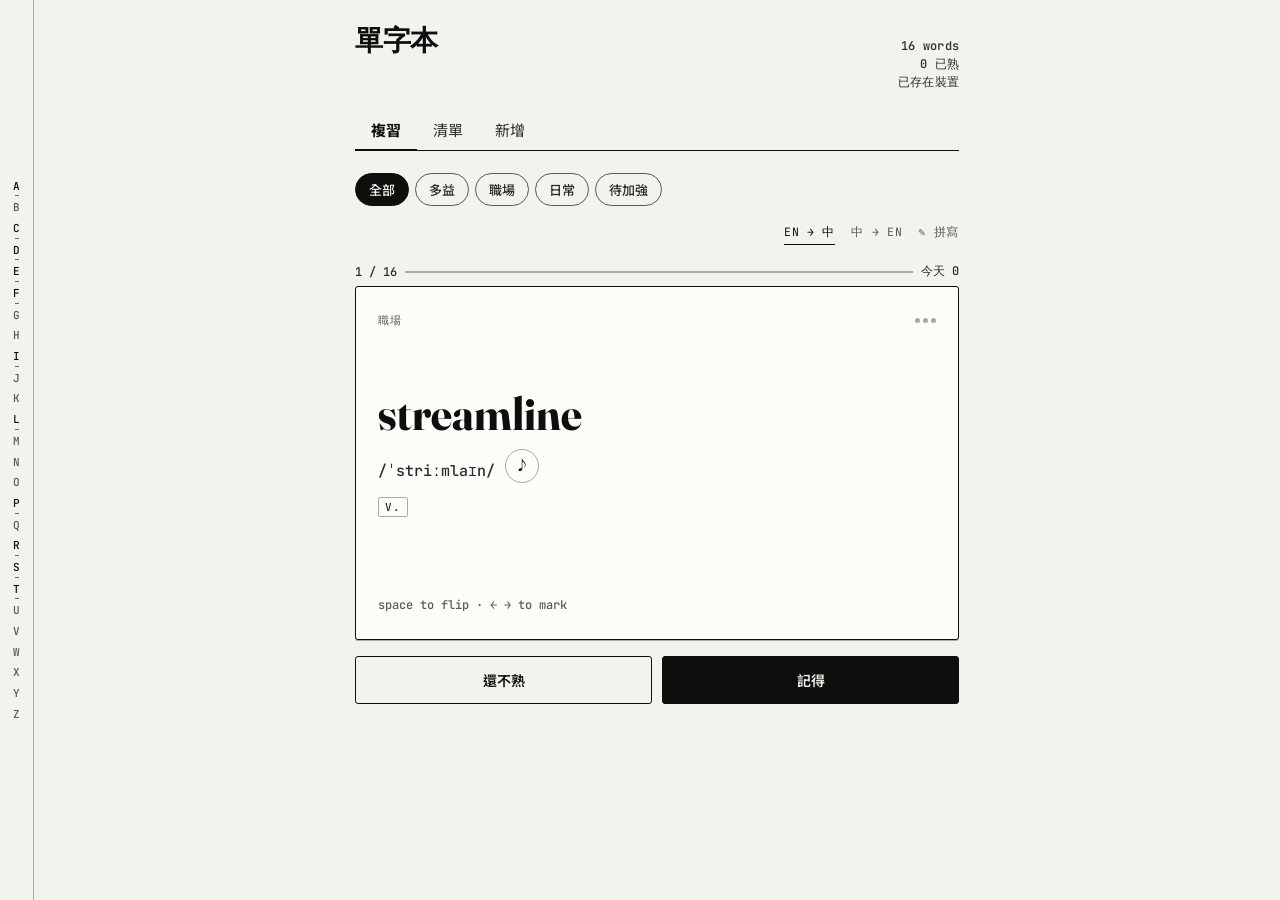
<file: vocab/index.html>
<!DOCTYPE html>
<html lang="zh-Hant">
<head>
<meta charset="utf-8">
<meta name="color-scheme" content="light only">
<meta name="viewport" content="width=device-width, initial-scale=1, viewport-fit=cover">
<title>單字本</title>
<meta name="description" content="多益與職場英文的翻卡單字本">
<link rel="manifest" href="./manifest.json">
<meta name="theme-color" content="#F2F3ED">
<meta name="apple-mobile-web-app-capable" content="yes">
<meta name="mobile-web-app-capable" content="yes">
<meta name="apple-mobile-web-app-status-bar-style" content="default">
<meta name="apple-mobile-web-app-title" content="單字本">
<link rel="apple-touch-icon" href="./apple-touch-icon.png">
<link rel="icon" href="./icon-192.png" type="image/png" sizes="192x192">
<link rel="preconnect" href="https://fonts.googleapis.com">
<link rel="preconnect" href="https://fonts.gstatic.com" crossorigin>
<link href="https://fonts.googleapis.com/css2?family=Fraunces:opsz,wght@9..144,600;9..144,700&family=Archivo:wght@500;600;700&family=JetBrains+Mono:wght@500;700&family=Noto+Sans+TC:wght@500;700&display=swap" rel="stylesheet">
<style>
  :root{
    --paper:#F2F3ED;
    --card:#FCFCF8;
    --ink:#0D0F0C;
    --ink-60:rgba(13,15,12,.88);
    --ink-35:rgba(13,15,12,.68);
    --rule:#A8AB9E;
    --marker:#F2E85C;
    --blue:#1B3372;
    --warn:#9A2B2B;
    --rail:34px;
    --serif:"Fraunces",Georgia,serif;
    --sans:"Archivo","Noto Sans TC",system-ui,sans-serif;
    --mono:"JetBrains Mono",ui-monospace,Menlo,monospace;
    --tc:"Noto Sans TC","PingFang TC",system-ui,sans-serif;
  }
  *{box-sizing:border-box}
  :root{color-scheme:light only}
  html,body{margin:0;padding:0}
  html{background:#F2F3ED !important}
  body::before{
    content:"";position:fixed;inset:-10vh -10vw;background:#F2F3ED;z-index:-1;
  }
  body{
    background:#F2F3ED !important;color:var(--ink) !important;
    font-family:var(--sans);
    font-weight:500;
    padding-left:var(--rail);
    min-height:100vh;
  }
  button{font-family:inherit;color:inherit;cursor:pointer;-webkit-text-fill-color:currentColor}
  h1,p,span,div,label,summary,b{-webkit-text-fill-color:currentColor}
  :focus-visible{outline:2px solid var(--blue);outline-offset:2px}

  /* ---------- A–Z rail ---------- */
  .rail{
    position:fixed;left:0;top:0;bottom:0;width:var(--rail);
    background:#F2F3ED;border-right:1.5px solid var(--rule);
    display:flex;flex-direction:column;align-items:center;justify-content:center;
    gap:2px;padding:8px 0;z-index:20;
  }
  .rail button{
    background:none;border:0;padding:0;width:100%;font-weight:500;
    font-family:var(--mono);font-size:11px;line-height:1.7;
    color:var(--ink-35);letter-spacing:.02em;
  }
  .rail button.has{color:var(--ink);font-weight:500}
  .rail button.has::after{
    content:"";display:block;width:4px;height:1px;background:var(--blue);
    margin:0 auto;opacity:.7;
  }

  /* ---------- shell ---------- */
  .wrap{max-width:640px;margin:0 auto;padding:22px 18px 100px;background:#F2F3ED;position:relative;z-index:1}
  header{display:flex;align-items:baseline;justify-content:space-between;gap:12px;margin-bottom:4px}
  h1{
    font-family:var(--serif);font-weight:700;font-size:28px;letter-spacing:-.01em;
    margin:0;font-variation-settings:"opsz" 100;
  }
  .stats{font-family:var(--mono);font-size:12px;color:var(--ink-60);letter-spacing:.02em;text-align:right;line-height:1.5}
  .tabs{display:flex;gap:0;border-bottom:1.5px solid var(--ink);margin:18px 0 22px}
  .tabs button{
    background:none;border:0;border-bottom:2px solid transparent;
    padding:10px 16px 9px;font-size:15px;font-family:var(--tc);color:var(--ink-60);margin-bottom:-1px;
  }
  .tabs button[aria-selected="true"]{color:var(--ink);border-bottom-color:var(--ink);font-weight:700}
  .view{display:none}
  .view.on{display:block}

  /* ---------- storage banner ---------- */
  .banner{
    margin-top:16px;border:1.5px solid var(--warn);border-left-width:4px;border-radius:3px;
    background:var(--card);padding:12px 14px;
    font-family:var(--tc);font-size:13.5px;font-weight:500;line-height:1.7;color:var(--warn);
  }
  .banner b{display:block;font-size:14.5px;margin-bottom:3px}
  .banner button{
    background:none;border:1.5px solid var(--warn);border-radius:2px;color:var(--warn);
    font-family:var(--tc);font-size:12.5px;font-weight:500;padding:5px 10px;margin-top:9px;
  }

  /* ---------- filters ---------- */
  .filters{display:flex;flex-wrap:wrap;gap:6px;margin-bottom:18px}
  .chip{
    background:none;border:1.5px solid var(--ink-35);font-weight:500;border-radius:999px;
    padding:6px 13px;font-size:13px;font-family:var(--tc);color:var(--ink-60);
  }
  .chip[aria-pressed="true"]{background:var(--ink);border-color:var(--ink);color:var(--paper)}
  .modes{display:flex;flex-wrap:wrap;justify-content:flex-end;gap:16px;margin:-4px 0 18px}
  .mode{
    background:none;border:0;padding:4px 0;
    font-family:var(--mono);font-size:11.5px;letter-spacing:.06em;color:var(--ink-35);
    border-bottom:1px solid transparent;
  }
  .mode.on{color:var(--ink);border-bottom-color:var(--ink)}

  /* ---------- flashcard ---------- */
  .stage{perspective:1400px;margin-bottom:16px}
  .card{
    position:relative;width:100%;min-height:330px;
    transform-style:preserve-3d;transition:transform .5s cubic-bezier(.2,.7,.2,1);
    cursor:pointer;
  }
  .card.flipped{transform:rotateY(180deg)}
  .face{
    position:absolute;inset:0;backface-visibility:hidden;-webkit-backface-visibility:hidden;
    background:var(--card);border:1.5px solid var(--ink);border-radius:3px;
    padding:26px 22px;display:flex;flex-direction:column;
    box-shadow:0 1px 0 var(--rule);
  }
  .face.back{transform:rotateY(180deg)}
  .face.back .headword{font-size:clamp(28px,7vw,38px)}
  .cat{
    font-family:var(--mono);font-size:11px;letter-spacing:.12em;text-transform:uppercase;
    color:var(--ink-35);
  }
  .cardhead{display:flex;align-items:center;justify-content:space-between;gap:12px}
  .cardhead .cat{min-width:0;overflow:hidden;text-overflow:ellipsis;white-space:nowrap}
  .cardhead .lvl{flex:none}
  .headword{
    font-family:var(--serif);font-size:clamp(34px,9vw,46px);font-weight:700;line-height:1.05;
    font-variation-settings:"opsz" 144;margin:auto 0 0;word-break:break-word;
  }
  .phon{font-family:var(--mono);font-size:15px;font-weight:500;color:var(--ink-60);margin-top:10px}
  .pos{
    font-family:var(--mono);font-size:11px;letter-spacing:.1em;text-transform:uppercase;
    border:1px solid var(--rule);border-radius:2px;padding:2px 6px;color:var(--ink-60);
    display:inline-block;margin-top:14px;
  }
  .hint{margin-top:auto;padding-top:18px;font-size:12px;font-family:var(--mono);color:var(--ink-35)}
  .hint .t-key{display:none}
  @media (hover:hover) and (pointer:fine){
    .hint .t-touch{display:none}
    .hint .t-key{display:inline}
  }
  .say{
    background:none;border:1px solid var(--rule);border-radius:999px;width:34px;height:34px;
    font-size:14px;line-height:1;display:grid;place-items:center;flex:none;
  }
  .row{display:flex;align-items:center;gap:10px}
  .zh{font-family:var(--tc);font-size:23px;font-weight:700;line-height:1.4;margin:auto 0 0}
  .zh.big{font-size:clamp(26px,7.5vw,34px);line-height:1.35}
  .zh.tight{margin:0}
  .ex{font-size:15.5px;line-height:1.7;margin-top:16px;color:var(--ink);font-weight:500}
  .ex mark{
    background:linear-gradient(transparent 55%,var(--marker) 55%);
    color:inherit;padding:0 1px;
  }
  .ex .zhline{display:block;font-family:var(--tc);font-size:14px;font-weight:500;color:var(--ink-60);margin-top:5px}
  /* 挖空就是一段還沒寫字的螢光筆 */
  .ex .blank{
    display:inline-block;min-width:5.5em;
    background:linear-gradient(transparent 55%,var(--marker) 55%);
  }
  .spellbox{margin-top:auto;padding-top:18px}
  .spellbox input{
    width:100%;background:transparent;border:0;border-bottom:1.5px solid var(--ink);
    border-radius:0;padding:7px 2px;
    font-family:var(--serif);font-size:24px;font-weight:600;font-variation-settings:"opsz" 144;
  }
  .spellbox .btnrow{margin-top:12px}
  .hintline{
    margin-top:9px;min-height:1.3em;
    font-family:var(--mono);font-size:13px;letter-spacing:.22em;color:var(--ink-35);
  }
  .verdict{font-family:var(--mono);font-size:11.5px;letter-spacing:.08em;margin-top:9px;color:var(--ink-60)}
  .verdict.no{color:var(--warn)}
  .rel{margin-top:16px;display:flex;flex-wrap:wrap;gap:6px}
  .rel span{
    font-family:var(--mono);font-size:12.5px;color:var(--blue);
    border-bottom:1px solid rgba(35,64,127,.3);
  }
  .actions{display:grid;grid-template-columns:1fr 1fr;gap:10px}
  .actions button{
    border:1.5px solid var(--ink);font-weight:600;background:none;border-radius:3px;padding:13px;
    font-family:var(--tc);font-size:14px;
  }
  .actions .yes{background:var(--ink);color:var(--paper)}
  .meter{
    display:flex;align-items:center;gap:8px;margin:14px 0 6px;
    font-family:var(--mono);font-size:12px;color:var(--ink-60);
  }
  .bar{flex:1;height:2px;background:var(--rule);position:relative}
  .bar i{position:absolute;left:0;top:0;bottom:0;background:var(--ink);transition:width .3s}

  /* ---------- list ---------- */
  .letter{margin:26px 0 8px;display:flex;align-items:center;gap:10px}
  .letter b{font-family:var(--serif);font-size:20px;font-weight:700}
  .letter hr{flex:1;border:0;border-top:1px solid var(--rule);margin:0}
  .letter span{font-family:var(--mono);font-size:11px;color:var(--ink-60)}
  .entry{border-bottom:1px solid var(--rule);padding:12px 0}
  .entry summary{
    list-style:none;cursor:pointer;display:flex;align-items:baseline;gap:10px;flex-wrap:wrap;
  }
  .entry summary::-webkit-details-marker{display:none}
  .entry .w{font-family:var(--serif);font-size:19px;font-weight:600;font-variation-settings:"opsz" 144;overflow-wrap:anywhere}
  .entry .p{font-family:var(--mono);font-size:13px;color:var(--ink-60)}
  .entry .m{font-family:var(--tc);font-size:15px;font-weight:500;color:var(--ink-60);margin-left:auto}
  .entry .body{padding:12px 0 4px}
  .lvl{display:inline-flex;gap:3px;align-self:center}
  .lvl i{width:5px;height:5px;border-radius:50%;background:var(--rule)}
  .lvl i.on{background:var(--blue)}
  .mini{
    background:none;border:1.5px solid var(--ink-35);font-weight:500;border-radius:2px;padding:6px 11px;
    font-size:12.5px;font-family:var(--tc);color:var(--ink);margin-right:6px;
  }
  .mini.dark{background:var(--ink);border-color:var(--ink);color:var(--paper)}
  .mini[disabled]{opacity:.5;cursor:default}
  .editform{padding-top:2px}
  .editform label{margin-top:12px}

  /* ---------- forms ---------- */
  label,.fieldhead{display:block;font-family:var(--mono);font-size:11.5px;letter-spacing:.09em;text-transform:uppercase;color:var(--ink);margin:16px 0 6px;font-weight:500}
  input,textarea,select{
    width:100%;background:var(--card);border:1.5px solid var(--ink);border-radius:3px;
    padding:10px 11px;font-family:var(--sans);font-size:15px;color:var(--ink);
  }
  textarea{font-family:var(--mono);font-size:14px;line-height:1.6;resize:vertical}
  .grid2{display:grid;grid-template-columns:1fr 1fr;gap:10px}
  .save{
    width:100%;margin-top:20px;background:var(--ink);color:#fff;border:0;border-radius:3px;
    padding:15px;font-family:var(--tc);font-size:16px;font-weight:700;
  }
  .note{font-family:var(--tc);font-size:13.5px;font-weight:500;color:var(--ink-60);line-height:1.7;margin-top:8px}
  .btnrow{display:flex;flex-wrap:wrap;gap:6px;margin-top:10px}
  .btnrow .mini{margin-right:0}
  .empty{
    border:1px dashed var(--rule);border-radius:3px;padding:34px 20px;text-align:center;
    font-family:var(--tc);font-size:15px;color:var(--ink-60);line-height:1.8;
  }
  .sep{display:flex;align-items:center;gap:12px;margin:34px 0 4px}
  .sep::before,.sep::after{content:"";flex:1;border-top:1px solid var(--rule)}
  .sep span{font-family:var(--mono);font-size:11px;letter-spacing:.1em;text-transform:uppercase;color:var(--ink-35)}
  .save[disabled]{opacity:.5;cursor:default}
  .spin{
    display:inline-block;width:10px;height:10px;margin-right:7px;vertical-align:-1px;
    border:1.5px solid var(--ink);border-right-color:transparent;border-radius:50%;
    animation:sp .7s linear infinite;
  }
  @keyframes sp{to{transform:rotate(360deg)}}
  .status{
    margin-top:12px;border:1.5px solid var(--ink);border-radius:3px;padding:11px 13px;
    font-family:var(--tc);font-size:14px;font-weight:500;line-height:1.6;background:var(--card);
  }
  .status.err{border-color:var(--warn);color:var(--warn)}
  .status.ok{background:var(--ink);color:#fff;border-color:var(--ink)}
  .prev{margin-top:14px;border-top:1px solid var(--rule)}
  .prev div{
    padding:9px 0;border-bottom:1px solid var(--rule);display:flex;gap:10px;align-items:baseline;
  }
  .prev .pw{font-family:var(--serif);font-size:16px;font-variation-settings:"opsz" 144}
  .prev .pp{font-family:var(--mono);font-size:12px;color:var(--ink-60)}
  .prev .pz{font-family:var(--tc);font-size:14px;color:var(--ink-60);margin-left:auto}
  .toast{
    position:fixed;left:50%;top:14px;transform:translateX(-50%) translateY(-20px);
    background:var(--ink);color:var(--paper);padding:10px 18px;border-radius:3px;
    font-family:var(--tc);font-size:13px;opacity:0;pointer-events:none;transition:.25s;z-index:50;
    max-width:calc(100vw - 60px);text-align:center;line-height:1.5;
  }
  .toast.on{opacity:1;transform:translateX(-50%) translateY(0)}
  @media (prefers-reduced-motion:reduce){*{transition:none!important;animation:none!important}}
</style>
</head>
<body>

<nav class="rail" id="rail" aria-label="字母索引"></nav>

<div class="wrap">
  <header>
    <h1>單字本</h1>
    <div class="stats" id="stats">載入中</div>
  </header>

  <div id="banner" role="status" aria-live="polite"></div>

  <div class="tabs" role="tablist">
    <button role="tab" aria-selected="true" data-view="review">複習</button>
    <button role="tab" aria-selected="false" data-view="list">清單</button>
    <button role="tab" aria-selected="false" data-view="add">新增</button>
  </div>

  <!-- REVIEW -->
  <section class="view on" id="view-review">
    <div class="filters" id="filters"></div>
    <div class="modes" id="modes" role="group" aria-label="測驗方式"></div>
    <div id="reviewBody"></div>
  </section>

  <!-- LIST -->
  <section class="view" id="view-list">
    <div id="listBody"></div>
    <button class="mini" id="exportBtn" style="margin-top:24px">複製成 Markdown</button>
  </section>

  <!-- ADD -->
  <section class="view" id="view-add">
    <div class="fieldhead" style="margin-top:0">備份與匯入</div>
    <p class="note">單字只存在這台裝置的瀏覽器裡。換手機、清瀏覽資料之前，先匯出一份 JSON 收好。</p>
    <div class="btnrow">
      <button class="mini" id="exportJson">匯出 JSON</button>
      <button class="mini" id="importBtn">匯入 JSON</button>
      <button class="mini" id="copySchema">複製格式說明</button>
    </div>
    <input type="file" id="importFile" accept="application/json,.json" hidden>
    <p class="note">要一次加很多字：按「複製格式說明」，貼進 Claude 對話請它產生 JSON，然後把整段 JSON 貼到下面的「一次貼多筆」就好——不必存檔。已經存成檔案的話用「匯入 JSON」。兩種都是合併，不會蓋掉現有的單字；同一個字會更新內容，熟悉度取兩邊比較高的。</p>
    <div class="status" id="autoStatus" hidden></div>
    <div class="prev" id="autoOut" hidden></div>

    <div class="sep"><span>或自己填</span></div>

    <label for="f-word">單字</label>
    <input id="f-word" autocapitalize="off" autocomplete="off" placeholder="itinerary">
    <div class="btnrow"><button class="mini" id="dictBtn">查音標與詞性</button></div>
    <p class="note">會把這個字送到 dictionaryapi.dev（免金鑰的公開英英字典）查音標和詞性。中文意思一律自己填。</p>
    <div class="grid2">
      <div>
        <label for="f-phon">音標</label>
        <input id="f-phon" placeholder="/aɪˈtɪnəreri/">
      </div>
      <div>
        <label for="f-pos">詞性</label>
        <input id="f-pos" placeholder="n.">
      </div>
    </div>
    <label for="f-zh">中文意思</label>
    <input id="f-zh" placeholder="行程表">
    <label for="f-ex">例句</label>
    <input id="f-ex" placeholder="Please send me the itinerary.">
    <label for="f-exzh">例句中譯（可留空）</label>
    <input id="f-exzh" placeholder="請把行程表寄給我。">
    <div class="grid2">
      <div>
        <label for="f-rel">相關單字（逗號分隔）</label>
        <input id="f-rel" placeholder="schedule, agenda">
      </div>
      <div>
        <label for="f-cat">分類</label>
        <select id="f-cat">
          <option>多益</option><option>職場</option><option>日常</option>
        </select>
      </div>
    </div>
    <button class="save" id="saveOne">加進單字本</button>

    <label for="f-bulk" style="margin-top:34px">一次貼多筆</label>
    <textarea id="f-bulk" rows="5" placeholder='貼 JSON：[{"w":"itinerary","zh":"行程表"}, ...]

或用 | 分隔：
itinerary | /aɪˈtɪnəreri/ | n. | 行程表 | Send me the itinerary. | 把行程表寄給我。 | schedule, agenda
reimburse | /ˌriːɪmˈbɜːrs/ | v. | 報銷'></textarea>
    <p class="note"><b>直接貼 JSON</b>：Claude 給你的整段貼進來就好，會自動辨識，``` 圍籬和尾逗號都不用清。<br>
    <b>或用 | 分隔</b>：一行一個字，單字 | 音標 | 詞性 | 中文 | 例句 | 中譯 | 相關字。後面空著沒關係，最少只要「單字 | 中文」。</p>
    <button class="save" id="saveBulk">批次加入</button>
  </section>
</div>

<div class="toast" id="toast"></div>

<script>
const KEY="vocab-notebook-v1";
const CORRUPT_KEY=KEY+"-unreadable";
const DATA_VERSION=2;
const CATS=["多益","職場","日常"];
let words=[], filter="全部", queue=[], qi=0, flipped=false;
const DIRS=["en2zh","zh2en","spell"];   // 看英文想中文 / 看中文想英文 / 看例句拼字
let prefs={dir:"en2zh"};
let daily={date:"",n:0};        // 今天複習了幾張
let editingId=null;
let spellAnswer="", hintN=0;    // 拼寫模式:這張卡打了什麼、提示放了幾個字母

/* ---------- seed ---------- */
const SEED=[
 ["itinerary","/aɪˈtɪnəreri/","n.","行程表","Please email me the itinerary for the Taipei site visit.","請把台北場勘的行程表寄給我。","schedule, agenda, route","職場"],
 ["reimburse","/ˌriːɪmˈbɜːrs/","v.","報銷；償還","The company will reimburse you for the taxi fare.","公司會幫你報銷計程車費。","reimbursement, expense, refund","職場"],
 ["tentative","/ˈtentətɪv/","adj.","暫定的；試探性的","The interview time is still tentative.","面試時間還是暫定的。","provisional, confirm, subject to change","職場"],
 ["invoice","/ˈɪnvɔɪs/","n. / v.","發票；請款單","We haven't received the invoice from the vendor yet.","我們還沒收到廠商的請款單。","receipt, billing, payment","多益"],
 ["inventory","/ˈɪnvəntɔːri/","n.","庫存；存貨清單","They're doing inventory at the warehouse this week.","他們這週在倉庫盤點庫存。","stock, warehouse, supply","多益"],
 ["feasible","/ˈfiːzəbl/","adj.","可行的","Building the booth in three days isn't feasible.","三天內把攤位搭完並不可行。","practical, viable, doable","多益"],
 ["streamline","/ˈstriːmlaɪn/","v.","精簡；使流程更有效率","We streamlined the approval process.","我們把審核流程精簡了。","simplify, optimize, workflow","職場"],
 ["delegate","/ˈdelɪɡeɪt/","v. / n.","分派（工作）；代表","A good lead knows how to delegate tasks.","好的主管懂得分派工作。","assign, representative, hand off","職場"],
 ["deadline","/ˈdedlaɪn/","n.","截止期限","The client moved the deadline up by a week.","客戶把截止期限提前了一週。","due date, extend, meet","多益"],
 ["proficient","/prəˈfɪʃnt/","adj.","精通的；熟練的","I'm proficient in Rhino and AutoCAD.","我熟練使用 Rhino 和 AutoCAD。","skilled, fluent, proficiency","職場"],
 ["collaborate","/kəˈlæbəreɪt/","v.","合作","I collaborated with engineers on the exhibition build.","我和工程人員合作完成展場搭建。","cooperate, collaboration, team up","職場"],
 ["adaptable","/əˈdæptəbl/","adj.","適應力強的","Freelance work made me more adaptable.","接案的經驗讓我適應力更強。","flexible, adapt, adjust","職場"],
 ["portfolio","/pɔːrtˈfoʊlioʊ/","n.","作品集","My portfolio covers spatial and digital work.","我的作品集包含空間和數位的作品。","showcase, case study, resume","職場"],
 ["commute","/kəˈmjuːt/","v. / n.","通勤","I commute by MRT every morning.","我每天早上搭捷運通勤。","rush hour, transfer, ride","日常"],
 ["errand","/ˈerənd/","n.","跑腿；雜事","I have a few errands to run before dinner.","晚餐前我還有幾件雜事要辦。","chore, run errands, drop off","日常"],
 ["leftover","/ˈleftoʊvər/","n. / adj.","剩菜；剩下的","We had leftovers for lunch.","我們中午吃剩菜。","takeout, reheat, fridge","日常"]
].map(a=>mk(a[0],a[1],a[2],a[3],a[4],a[5],a[6],a[7]));

function rid(){return Math.random().toString(36).slice(2,7);}
/* id 會被寫進 HTML 屬性,只留安全字元。單字含引號時不能直接拿來用。 */
function slug(w){
  const t=(w||"").toLowerCase().replace(/[^a-z0-9]+/g,"-").replace(/^-+|-+$/g,"").slice(0,24);
  return t||"w";
}
function newId(w){return slug(w)+"-"+rid();}
const SAFE_ID=/^[A-Za-z0-9._-]+$/;
function str(v){return typeof v==="string"?v.trim():(v==null?"":String(v).trim());}

/* 中日韓字元。「單字」那格填到中文的話要攔下來。 */
const CJK=/[\u2e80-\u9fff\uf900-\ufaff\u3000-\u303f\uff01-\uff60]/;
/* "外部稽核員 external auditors" → {en:"external auditors", zh:"外部稽核員"} */
function splitMixed(v){
  const parts=String(v||"").split(/([\u2e80-\u9fff\uf900-\ufaff\u3000-\u303f\uff01-\uff60]+)/);
  let en="",zh="";
  parts.forEach((part,i)=>{ if(i%2) zh+=part; else en+=" "+part; });
  return {en:en.replace(/\s+/g," ").trim(),zh:zh.trim()};
}

function mk(w,p,pos,zh,ex,exzh,rel,cat){
  return {id:newId(w),
    w:w.trim(),p:p||"",pos:pos||"",zh:zh||"",ex:ex||"",exzh:exzh||"",
    rel:(rel||"").split(",").map(s=>s.trim()).filter(Boolean),cat:cat||"多益",lvl:0};
}

/* 把任何來源(localStorage、匯入檔)的一筆資料整理成合法的卡片,不合法就回 null */
function normalize(o){
  if(!o||typeof o!=="object") return null;
  const w=str(o.w||o.word);
  if(!w) return null;
  let rel=o.rel;
  if(typeof rel==="string") rel=rel.split(",");
  rel=Array.isArray(rel)?rel.map(str).filter(Boolean):[];
  let lvl=Number(o.lvl);
  if(!Number.isFinite(lvl)) lvl=0;
  lvl=Math.max(0,Math.min(3,Math.round(lvl)));
  const rawId=str(o.id);
  return {
    id:SAFE_ID.test(rawId)?rawId:newId(w),
    w,p:str(o.p||o.phon),pos:str(o.pos),zh:str(o.zh),
    ex:str(o.ex),exzh:str(o.exzh),rel,
    cat:CATS.includes(o.cat)?o.cat:"多益",
    lvl
  };
}

function today(){
  const d=new Date(),p=n=>String(n).padStart(2,"0");
  return d.getFullYear()+"-"+p(d.getMonth()+1)+"-"+p(d.getDate());
}
/* 跨過午夜就自己歸零,不需要另外的排程 */
function todayCount(){
  if(daily.date!==today()) daily={date:today(),n:0};
  return daily.n;
}
function bumpToday(){ todayCount(); daily.n++; }

/* ---------- storage ---------- */
/* 單一來源:localStorage。壞掉的時候要講清楚壞在哪,不要只說「沒存成功」。 */
let storage={ok:true,title:"",detail:""};

function storageProblem(e){
  const n=(e&&e.name)||"", c=e&&e.code;
  if(n==="QuotaExceededError"||n==="NS_ERROR_DOM_QUOTA_REACHED"||c===22||c===1014){
    return {title:"存不下了：這個網站的儲存空間已滿",
      detail:"剛才的改動只留在畫面上，重新整理就會不見。先按下面的「匯出 JSON」把現有的單字備份下來，再到清單刪掉一些字，就能繼續存。"};
  }
  if(n==="SecurityError"||n==="NS_ERROR_DOM_SECURITY_ERR"){
    return {title:"瀏覽器封鎖了這個網站的儲存權限",
      detail:"最常見的原因是用無痕／私密瀏覽開啟，或瀏覽器設定裡擋掉了網站資料。用一般視窗重新打開就會正常。在這個模式下加的單字，關掉分頁就會消失。"};
  }
  if(typeof localStorage==="undefined"){
    return {title:"這個瀏覽器沒有提供本機儲存",
      detail:"單字沒辦法留在裝置上。可以照常使用，但每次重新整理都會回到預設的 16 個字。"};
  }
  return {title:"存檔失敗"+(n?"（"+n+"）":""),
    detail:(e&&e.message?e.message+"。":"")+"剛才的改動只留在畫面上，重新整理就會不見。建議先按「匯出 JSON」備份，再重新整理看看。"};
}

function setStorageProblem(e){
  const p=storageProblem(e);
  storage={ok:false,title:p.title,detail:p.detail};
  renderBanner();
}
function clearStorageProblem(){
  if(storage.ok) return;
  storage={ok:true,title:"",detail:""};
  renderBanner();
}

function renderBanner(){
  const el=document.getElementById("banner");
  if(!el) return;
  if(storage.ok){el.innerHTML="";return;}
  el.innerHTML='<div class="banner"><b>'+esc(storage.title)+"</b>"+esc(storage.detail)+
    '<div><button id="bannerExport">匯出 JSON 備份</button></div></div>';
}

function load(){
  let raw=null;
  try{
    raw=localStorage.getItem(KEY);
  }catch(e){
    setStorageProblem(e);
    words=SEED;
    return;
  }
  if(raw===null){          // 第一次開,還沒有東西
    words=SEED;
    save();
    return;
  }
  let data;
  try{
    data=JSON.parse(raw);
  }catch(e){
    words=SEED;
    keepUnreadable(raw,"存的內容不是合法的 JSON");
    return;
  }
  const arr=Array.isArray(data)?data:(data&&Array.isArray(data.words)?data.words:null);
  if(!arr){
    words=SEED;
    keepUnreadable(raw,"存的內容不是預期的格式");
    return;
  }
  const good=arr.map(normalize).filter(Boolean);
  if(!good.length){
    words=SEED;
    if(arr.length) keepUnreadable(raw,"存了 "+arr.length+" 筆，但每一筆都缺少單字欄位");
    else save();
    return;
  }
  words=good;
  if(data&&data.prefs&&DIRS.includes(data.prefs.dir)) prefs.dir=data.prefs.dir;
  if(data&&data.daily&&typeof data.daily.date==="string"&&Number.isFinite(Number(data.daily.n)))
    daily={date:data.daily.date,n:Math.max(0,Math.round(Number(data.daily.n)))};
  const dropped=arr.length-good.length;
  if(dropped) toast("有 "+dropped+" 筆資料壞掉，已跳過");
}

/* 讀不懂的舊資料先留一份,不要靜靜蓋掉 */
function keepUnreadable(raw,why){
  let stashed=false;
  try{localStorage.setItem(CORRUPT_KEY,raw);stashed=true;}catch(e){}
  storage={ok:false,
    title:"讀不到之前存的單字",
    detail:why+"，已經先回到預設的 16 個字。"+
      (stashed?"原本那份沒有被刪掉，存放在瀏覽器的 "+CORRUPT_KEY+" 底下。在這個頁面加或刪任何一個字，才會正式覆蓋掉。"
              :"而且沒辦法另外備份那份資料。先不要動這個頁面，如果那些單字很重要，換一台裝置或問人怎麼取出。")};
  renderBanner();
}

function save(){
  try{
    localStorage.setItem(KEY,JSON.stringify({v:DATA_VERSION,savedAt:new Date().toISOString(),words,prefs,daily}));
    clearStorageProblem();
    renderStats();
    return true;
  }catch(e){
    setStorageProblem(e);
    renderStats();
    toast(storage.title);
    return false;
  }
}

/* ---------- helpers ---------- */
const $=s=>document.querySelector(s);
function toast(t){const el=$("#toast");el.textContent=t;el.classList.add("on");clearTimeout(el._t);el._t=setTimeout(()=>el.classList.remove("on"),2600);}
function esc(s){return (s||"").replace(/[&<>"]/g,c=>({"&":"&amp;","<":"&lt;",">":"&gt;",'"':"&quot;"}[c]));}
function mark(ex,w){
  if(!ex) return "";
  const stem=w.replace(/(e|y)$/i,"");
  const re=new RegExp("\\b"+stem.replace(/[.*+?^${}()|[\]\\]/g,"\\$&")+"\\w*","gi");
  return esc(ex).replace(re,m=>"<mark>"+m+"</mark>");
}
function pool(){
  if(filter==="全部") return words;
  if(filter==="待加強") return words.filter(w=>w.lvl<2);
  return words.filter(w=>w.cat===filter);
}
function initial(w){
  const c=(w.w[0]||"#").toUpperCase();
  return /[A-Z]/.test(c)?c:"#";
}

/* ---------- render: rail ---------- */
function renderRail(){
  const have=new Set(words.map(initial));
  $("#rail").innerHTML="ABCDEFGHIJKLMNOPQRSTUVWXYZ".split("").map(L=>
    `<button class="${have.has(L)?"has":""}" data-l="${L}" aria-label="跳到 ${L}">${L}</button>`).join("");
}

/* ---------- render: stats ---------- */
function renderStats(){
  const m=words.filter(w=>w.lvl>=3).length;
  const tag=storage.ok?"已存在裝置":"未存檔";
  $("#stats").innerHTML=`${words.length} words<br>${m} 已熟<br><span style="color:${storage.ok?"inherit":"#9A2B2B"}">${tag}</span>`;
}

/* ---------- render: review ---------- */
const DIR_LABEL={en2zh:"EN → 中",zh2en:"中 → EN",spell:"✎ 拼寫"};

function renderFilters(){
  const list=["全部",...CATS,"待加強"];
  $("#filters").innerHTML=list.map(f=>
    `<button class="chip" data-f="${f}" aria-pressed="${f===filter}">${f}</button>`).join("");
}

/* 三種測驗方式都露出來。循環鈕一次只看得到一個,不知道還有別的。 */
function renderModes(){
  $("#modes").innerHTML=DIRS.map(d=>
    `<button class="mode${d===prefs.dir?" on":""}" data-dir="${d}" aria-pressed="${d===prefs.dir}">${DIR_LABEL[d]}</button>`
  ).join("");
}
function buildQueue(){
  queue=pool().slice().sort((a,b)=>(a.lvl-b.lvl)||(Math.random()-.5));
  qi=0;flipped=false;
}
function hintFlip(){
  return `<div class="hint"><span class="t-touch">tap to flip</span><span class="t-key">space to flip · ← → to mark</span></div>`;
}
function exBlock(c){
  return c.ex?`<p class="ex">${mark(c.ex,c.w)}${c.exzh?`<span class="zhline">${esc(c.exzh)}</span>`:""}</p>`:"";
}
function relBlock(c){
  return c.rel.length?`<div class="rel">${c.rel.map(r=>`<span>${esc(r)}</span>`).join("")}</div>`:"";
}
/* 三顆點就是 0–3 的熟悉度。按一次「記得」亮一顆,三顆全亮才算已熟。 */
function lvlDots(c){
  return `<span class="lvl" role="img" aria-label="熟悉度 ${c.lvl} 級，滿級 3 級">${
    [0,1,2].map(i=>`<i class="${c.lvl>i?"on":""}"></i>`).join("")}</span>`;
}
function cardHead(c,label){
  return `<div class="cardhead"><span class="cat">${esc(label)}</span>${lvlDots(c)}</div>`;
}
/* 目標字在例句裡的位置挖成空白。和 mark() 用同一套字根比對,所以
   詞形變化(collaborated / auditors)一樣抓得到。 */
function blankOut(ex,w){
  const stem=w.replace(/(e|y)$/i,"");
  const re=new RegExp("\\b"+stem.replace(/[.*+?^${}()|[\]\\]/g,"\\$&")+"\\w*","gi");
  return esc(ex).replace(re,()=>`<span class="blank">&nbsp;</span>`);
}
function resetSpell(){spellAnswer="";hintN=0;}
function normAns(v){return String(v||"").trim().toLowerCase().replace(/\s+/g," ");}
function spellRight(){
  const c=queue[qi];
  return !!c&&!!spellAnswer&&normAns(spellAnswer)===normAns(c.w);
}
/* 提示:前 hintN 個字母,其餘用點代替,永遠留最後一個不給。 */
function hintText(c){
  if(!hintN) return "";
  const shown=c.w.slice(0,hintN);
  const rest=Math.max(0,c.w.length-hintN);
  return shown+" "+"·".repeat(rest);
}
function faceSpell(c){
  const clue=c.ex?`<p class="ex">${blankOut(c.ex,c.w)}${c.exzh?`<span class="zhline">${esc(c.exzh)}</span>`:""}</p>`
                 :`<p class="ex"><span class="blank">&nbsp;</span></p>`;
  // 翻面之後就不要再留一個看不見但仍可 tab 到的輸入框
  const form=flipped?"":`
    <div class="spellbox">
      <input id="spellIn" type="text" inputmode="latin" autocapitalize="off" autocorrect="off"
             autocomplete="off" spellcheck="false" aria-label="打出這個單字" value="${esc(spellAnswer)}">
      <div class="hintline" aria-live="polite">${esc(hintText(c))}</div>
      <div class="btnrow">
        <button class="mini" id="hintBtn">提示</button>
        <button class="mini dark" id="checkBtn">對答案</button>
      </div>
    </div>`;
  return `<div class="face front">
        ${cardHead(c,c.cat)}
        ${c.zh?`<div class="zh big tight" style="margin-top:18px">${esc(c.zh)}</div>`:""}
        ${clue}
        ${form}
      </div>`;
}
function faceSpellBack(c){
  const right=spellRight();
  const said=spellAnswer?`你打的是「${esc(spellAnswer)}」`:"沒有作答";
  return `<div class="face back">
        <div class="cat">${esc(c.zh)}</div>
        <div class="verdict ${right?"":"no"}">${right?"答對了":said}${hintN?"（用了提示）":""}</div>
        <div class="headword">${esc(c.w)}</div>
        <div class="row" style="margin-top:10px">
          <div class="phon">${esc(c.p)}</div>
          ${sayBtn(c)}
        </div>
        ${c.pos?`<div><span class="pos">${esc(c.pos)}</span></div>`:""}
        ${exBlock(c)}${relBlock(c)}
        <div class="hint">記得了嗎？</div>
      </div>`;
}
function sayBtn(c){
  return `<button class="say" data-say="${esc(c.w)}" aria-label="發音">♪</button>`;
}
/* 英文那一面:單字、音標、詞性、發音 */
function faceEN(c,side){
  return `<div class="face ${side}">
        ${side==="front"?cardHead(c,c.cat):`<div class="cat">${esc(c.zh)}</div>`}
        <div class="headword">${esc(c.w)}</div>
        <div class="row" style="margin-top:10px">
          <div class="phon">${esc(c.p)}</div>
          ${sayBtn(c)}
        </div>
        ${c.pos?`<div><span class="pos">${esc(c.pos)}</span></div>`:""}
        ${side==="front"?hintFlip():`${exBlock(c)}${relBlock(c)}<div class="hint">記得了嗎？</div>`}
      </div>`;
}
/* 中文那一面:意思、例句、相關字 */
function faceZH(c,side){
  return `<div class="face ${side}">
        ${side==="front"?cardHead(c,c.cat):`<div class="cat">${esc(c.w)}</div>`}
        <div class="zh${side==="front"?" big":""}">${esc(c.zh)}</div>
        ${side==="front"
          ?`${c.pos?`<div><span class="pos">${esc(c.pos)}</span></div>`:""}${hintFlip()}`
          :`${exBlock(c)}${relBlock(c)}<div class="hint">記得了嗎？</div>`}
      </div>`;
}
function renderReview(){
  const body=$("#reviewBody");
  const done=todayCount();
  if(!queue.length){
    body.innerHTML=`<div class="empty">這個分類還沒有單字。<br>到「新增」把今天做題目遇到的字加進來。${done?`<br>今天複習了 ${done} 張。`:""}</div>`;return;
  }
  if(qi>=queue.length){
    body.innerHTML=`<div class="empty">這輪跑完了 — ${queue.length} 個字。${done?`<br>今天總共複習了 ${done} 張。`:""}<br><button class="mini" id="again" style="margin-top:14px">再來一輪</button></div>`;
    $("#again").onclick=()=>{buildQueue();resetSpell();renderReview();};return;
  }
  const c=queue[qi];
  const spell=prefs.dir==="spell";
  const en2zh=prefs.dir==="en2zh";
  const front=spell?faceSpell(c):en2zh?faceEN(c,"front"):faceZH(c,"front");
  const back=spell?faceSpellBack(c):en2zh?faceZH(c,"back"):faceEN(c,"back");
  body.innerHTML=`
    <div class="meter">
      <span>${qi+1} / ${queue.length}</span>
      <div class="bar"><i style="width:${qi/queue.length*100}%"></i></div>
      <span>今天 ${done}</span>
    </div>
    <div class="stage"><div class="card ${flipped?"flipped":""}" id="card" tabindex="0"${
      spell?"":' role="button" aria-label="翻面"'}>
      ${front}
      ${back}
    </div></div>
    <div class="actions">
      <button data-mark="0">還不熟</button>
      <button class="yes" data-mark="1">記得</button>
    </div>`;
  fitCard();
  if(prefs.dir==="spell"&&!flipped){
    const el=document.getElementById("spellIn");
    if(el){
      el.onkeydown=ev=>{ if(ev.key==="Enter"){ev.preventDefault();checkSpell();} };
      // 桌機自動聚焦;手機不搶,不然每張卡都彈一次鍵盤
      if(window.matchMedia&&window.matchMedia("(hover:hover) and (pointer:fine)").matches)
        el.focus({preventScroll:true});
    }
  }
}

function checkSpell(){
  const el=document.getElementById("spellIn");
  spellAnswer=el?el.value:"";
  flipped=true;
  renderReview();
}

/* .face 是 inset:0 的絕對定位,撐不開卡片。量兩面取高的那個當 min-height,
   不然反向模式(單字+音標+詞性+例句+相關字)或長例句會把最後一行切掉。 */
function fitCard(){
  const card=document.getElementById("card");
  // 分頁切走時整區是 display:none,量到的都是 0。這時不能動已經算好的高度 —
  // 下內距的補償會讓 h 變成 26 之類的非零值,把卡片壓扁。
  if(!card||!card.offsetParent) return;
  card.style.minHeight="";
  let h=0;
  card.querySelectorAll(".face").forEach(f=>{
    if(!f.scrollHeight) return;
    const pad=parseFloat(getComputedStyle(f).paddingBottom)||0;
    h=Math.max(h,f.scrollHeight+pad);      // 溢位時 scrollHeight 不一定含下內距
  });
  if(h) card.style.minHeight=h+"px";
}
window.addEventListener("resize",fitCard);
if(document.fonts&&document.fonts.ready) document.fonts.ready.then(fitCard).catch(()=>{});

/* ---------- render: list ---------- */
function renderList(){
  const body=$("#listBody");
  if(!words.length){body.innerHTML=`<div class="empty">還沒有單字。</div>`;return;}
  const groups={};
  words.slice().sort((a,b)=>a.w.toLowerCase().localeCompare(b.w.toLowerCase()))
    .forEach(w=>{const L=initial(w);(groups[L]=groups[L]||[]).push(w);});
  body.innerHTML=Object.keys(groups).sort().map(L=>`
    <div id="sec-${L}">
      <div class="letter"><b>${L}</b><hr><span>${groups[L].length}</span></div>
      ${groups[L].map(w=>`
        <details class="entry"${w.id===editingId?" open":""}>
          <summary>
            <span class="w">${esc(w.w)}</span>
            <span class="p">${esc(w.p)}</span>
            <span class="lvl">${[0,1,2].map(i=>`<i class="${w.lvl>i?"on":""}"></i>`).join("")}</span>
            <span class="m">${esc(w.zh)}</span>
          </summary>
          <div class="body">${w.id===editingId?editForm(w):`
            ${w.pos?`<span class="pos">${esc(w.pos)}</span>`:""}
            ${w.ex?`<p class="ex">${mark(w.ex,w.w)}${w.exzh?`<span class="zhline">${esc(w.exzh)}</span>`:""}</p>`:""}
            ${w.rel.length?`<div class="rel">${w.rel.map(r=>`<span>${esc(r)}</span>`).join("")}</div>`:""}
            <div style="margin-top:14px">
              <button class="mini" data-say="${esc(w.w)}">發音</button>
              <button class="mini" data-edit="${esc(w.id)}">編輯</button>
              <button class="mini" data-reset="${esc(w.id)}">重設熟悉度</button>
              <button class="mini" data-del="${esc(w.id)}">刪除</button>
            </div>`}
          </div>
        </details>`).join("")}
    </div>`).join("");
}

/* 編輯已存在的單字:就地展開成表單,一次只會有一筆在編輯 */
function editForm(w){
  return `<div class="editform">
    <label for="e-w">單字</label>
    <input id="e-w" autocapitalize="off" autocomplete="off" value="${esc(w.w)}">
    <div class="grid2">
      <div><label for="e-p">音標</label><input id="e-p" value="${esc(w.p)}"></div>
      <div><label for="e-pos">詞性</label><input id="e-pos" value="${esc(w.pos)}"></div>
    </div>
    <label for="e-zh">中文意思</label>
    <input id="e-zh" value="${esc(w.zh)}">
    <label for="e-ex">例句</label>
    <input id="e-ex" value="${esc(w.ex)}">
    <label for="e-exzh">例句中譯</label>
    <input id="e-exzh" value="${esc(w.exzh)}">
    <div class="grid2">
      <div><label for="e-rel">相關單字（逗號分隔）</label><input id="e-rel" value="${esc(w.rel.join(", "))}"></div>
      <div><label for="e-cat">分類</label><select id="e-cat">${
        CATS.map(c=>`<option${c===w.cat?" selected":""}>${c}</option>`).join("")
      }</select></div>
    </div>
    <div class="btnrow" style="margin-top:16px">
      <button class="mini dark" data-editsave="${esc(w.id)}">儲存</button>
      <button class="mini" data-editcancel="1">取消</button>
    </div>
  </div>`;
}

function commitEdit(id){
  const w=words.find(x=>x.id===id);
  if(!w) return;
  const val=i=>{const el=document.getElementById(i);return el?el.value.trim():"";};
  const nw=val("e-w");
  if(!nw){toast("單字不能空著");return;}
  w.w=nw; w.p=val("e-p"); w.pos=val("e-pos"); w.zh=val("e-zh");
  w.ex=val("e-ex"); w.exzh=val("e-exzh");
  w.rel=val("e-rel").split(",").map(x=>x.trim()).filter(Boolean);
  const cat=val("e-cat"); w.cat=CATS.includes(cat)?cat:w.cat;
  editingId=null;
  const stored=save();
  renderAll();
  renderReview();          // queue 存的是同一個物件,不重建才不會打斷這一輪
  toast(stored?"已更新 "+w.w:storage.title);
}

/* ---------- actions ---------- */
function say(t){
  try{const u=new SpeechSynthesisUtterance(t);u.lang="en-US";u.rate=.9;speechSynthesis.cancel();speechSynthesis.speak(u);}catch(e){}
}
function renderAll(){renderRail();renderStats();renderList();}

function doFlip(card){flipped=!flipped;card.classList.toggle("flipped",flipped);}

function markCard(remembered){
  const c=queue[qi];
  if(!c) return;
  c.lvl=remembered?Math.min(3,c.lvl+1):0;
  bumpToday();
  qi++;flipped=false;resetSpell();
  renderReview();renderStats();renderList();save();
}

document.addEventListener("click",e=>{
  const t=e.target.closest("button");
  if(!t) return;

  if(t.dataset.say!==undefined){say(t.dataset.say);return;}

  if(t.dataset.view){
    document.querySelectorAll('.tabs button').forEach(b=>b.setAttribute("aria-selected",b===t));
    document.querySelectorAll(".view").forEach(v=>v.classList.toggle("on",v.id==="view-"+t.dataset.view));
    if(t.dataset.view==="review") fitCard();
    return;
  }
  if(t.dataset.f){filter=t.dataset.f;renderFilters();buildQueue();renderReview();return;}
  if(t.dataset.dir){
    if(t.dataset.dir!==prefs.dir){
      prefs.dir=t.dataset.dir;
      flipped=false;resetSpell();renderModes();renderReview();save();
    }
    return;
  }
  if(t.id==="hintBtn"){
    const c=queue[qi];
    if(c&&hintN<Math.max(1,c.w.length-1)){hintN++;renderReview();}
    return;
  }
  if(t.id==="checkBtn"){checkSpell();return;}
  if(t.dataset.mark!==undefined){markCard(t.dataset.mark==="1");return;}
  if(t.dataset.l){
    document.querySelector('.tabs button[data-view="list"]').click();
    const el=document.getElementById("sec-"+t.dataset.l);
    if(el) el.scrollIntoView({behavior:"smooth",block:"start"}); else toast(t.dataset.l+" 還沒有單字");
    return;
  }
  if(t.dataset.del){
    words=words.filter(w=>w.id!==t.dataset.del);save();renderAll();buildQueue();renderReview();toast("已刪除");return;
  }
  if(t.dataset.reset){
    const w=words.find(x=>x.id===t.dataset.reset);if(w){w.lvl=0;save();renderAll();}return;
  }
  if(t.dataset.edit){
    editingId=t.dataset.edit;renderList();
    const f=document.getElementById("e-w");
    if(f){f.focus({preventScroll:true});f.scrollIntoView({behavior:"smooth",block:"center"});}
    return;
  }
  if(t.dataset.editcancel){editingId=null;renderList();return;}
  if(t.dataset.editsave){commitEdit(t.dataset.editsave);return;}
  if(t.id==="bannerExport"){exportJSON();return;}
});

document.addEventListener("click",e=>{
  // 拼寫模式只有「對答案」能翻面,不然按提示就把答案翻出來了
  if(prefs.dir==="spell") return;
  // 卡片裡的按鈕和輸入框(發音、提示、對答案)有自己的事要做,不要順便翻面
  if(e.target.closest("button,input,select,textarea")) return;
  // 用活的節點判斷:重繪之後 e.target 可能已經脫離文件,closest 還是會
  // 撈到那張舊卡,把 flipped 翻成跟畫面相反
  const card=document.getElementById("card");
  if(card&&card.contains(e.target)) doFlip(card);
});

/* 桌機鍵盤:空白鍵翻面,左右鍵標記。打字的時候不要攔。 */
document.addEventListener("keydown",e=>{
  if(e.metaKey||e.ctrlKey||e.altKey) return;
  const el=document.activeElement;
  if(el&&/^(INPUT|TEXTAREA|SELECT)$/.test(el.tagName)) return;
  if(!document.getElementById("view-review").classList.contains("on")) return;
  const card=document.getElementById("card");
  if(!card) return;
  if(e.key===" "||e.key==="Spacebar"||e.key==="Enter"){
    if(prefs.dir==="spell") return;   // 答案由「對答案」揭曉
    e.preventDefault();doFlip(card);return;
  }
  if(e.key==="ArrowLeft"){e.preventDefault();markCard(false);return;}
  if(e.key==="ArrowRight"){e.preventDefault();markCard(true);return;}
});

/* ---------- 匯出 / 匯入 ---------- */
function setStatus(msg,kind){
  const el=$("#autoStatus");
  if(!msg){el.hidden=true;return;}
  el.hidden=false;el.className="status"+(kind?" "+kind:"");el.textContent=msg;
}

function exportJSON(){
  try{
    const payload={v:DATA_VERSION,savedAt:new Date().toISOString(),words};
    const blob=new Blob([JSON.stringify(payload,null,2)],{type:"application/json"});
    const url=URL.createObjectURL(blob);
    const a=document.createElement("a");
    a.href=url;a.download="vocab-notebook-"+today()+".json";
    document.body.appendChild(a);a.click();a.remove();
    setTimeout(()=>URL.revokeObjectURL(url),2000);
    toast("已匯出 "+words.length+" 個字");
  }catch(e){
    toast("匯出失敗："+(e&&e.message?e.message:e));
  }
}

const SCHEMA_PROMPT=`請幫我把下面的英文單字做成單字本可以匯入的 JSON，讀者是準備多益與職場英文的台灣學習者。

只輸出一個 JSON 陣列，不要任何前言、說明或 markdown 標記。每個物件包含這些鍵：
"w"    單字原形
"p"    美式音標，前後加斜線
"pos"  詞性縮寫，例如 n. / v. / adj. / phr.
"zh"   繁體中文意思，最多兩個，用分號分隔
"ex"   一句英文例句，20 字以內，優先使用辦公室、商務或展場情境
"exzh" 例句的繁體中文翻譯
"rel"  3 到 4 個相關字或常見搭配組成的字串陣列
"cat"  只能是 "多益"、"職場"、"日常" 三者之一

單字：`;

$("#copySchema").onclick=()=>{
  const done=()=>setStatus("格式說明已複製。貼到 Claude 對話，後面接上你要查的單字，再把它回你的整段 JSON 貼到下面的「一次貼多筆」。","ok");
  const fail=()=>setStatus("這個瀏覽器不讓網頁複製到剪貼簿。格式很簡單：一個 JSON 陣列，每個物件有 w / p / pos / zh / ex / exzh / rel / cat 這幾個鍵。","err");
  if(navigator.clipboard&&navigator.clipboard.writeText) navigator.clipboard.writeText(SCHEMA_PROMPT).then(done,fail);
  else fail();
};

$("#exportJson").onclick=exportJSON;
$("#importBtn").onclick=()=>$("#importFile").click();

/* 從對話複製出來的東西不一定乾淨:可能包 ``` 圍籬、可能只是陣列中間的
   一個物件、可能帶著尾逗號。這些都當作合法輸入處理。 */
function parseJSONish(text){
  let t=(text||"").trim();
  if(!t) return null;
  t=t.replace(/^```(?:json)?\s*/i,"").replace(/```\s*$/,"").trim();
  if(!/^[\[{]/.test(t)) return null;          // 不像 JSON,讓管線格式去處理
  t=t.replace(/,\s*$/,"");                    // 從陣列中間複製出來的尾逗號
  let data;
  try{ data=JSON.parse(t); }
  catch(err){ return {error:err&&err.message?err.message:String(err)}; }
  if(Array.isArray(data)) return {arr:data};
  if(data&&typeof data==="object"){
    if(Array.isArray(data.words)) return {arr:data.words};   // 匯出的信封整份貼回來
    return {arr:[data]};                                     // 只貼了一張卡
  }
  return {error:"看不懂這個結構"};
}

/* 合併進單字本:同一個字更新內容,熟悉度取兩邊較高的 */
function mergeCards(arr){
  const cards=arr.map(normalize).filter(Boolean);
  const skipped=arr.length-cards.length;
  const byWord=new Map(words.map(w=>[w.w.toLowerCase(),w]));
  const added=[];
  let updated=0;
  cards.forEach(c=>{
    const key=c.w.toLowerCase();
    const cur=byWord.get(key);
    if(cur){
      cur.p=c.p||cur.p; cur.pos=c.pos||cur.pos; cur.zh=c.zh||cur.zh;
      cur.ex=c.ex||cur.ex; cur.exzh=c.exzh||cur.exzh;
      if(c.rel.length) cur.rel=c.rel;
      cur.cat=c.cat;
      cur.lvl=Math.max(cur.lvl,c.lvl);
      updated++;
    }else{
      c.id=newId(c.w);
      words.push(c);byWord.set(key,c);added.push(c);
    }
  });
  return {added,updated,skipped};
}

/* 把合併結果寫下去並回報,貼上和選檔共用 */
function applyMerge(arr,where){
  const out=$("#autoOut");
  out.hidden=true;out.innerHTML="";
  if(!arr.length){setStatus(where+"裡沒有任何單字。","err");return false;}
  const {added,updated,skipped}=mergeCards(arr);
  if(!added.length&&!updated){
    setStatus("這 "+arr.length+" 筆都缺少 w（單字）欄位，沒有東西可以加。","err");
    return false;
  }
  const stored=save();
  renderAll();buildQueue();renderReview();
  let msg="新增 "+added.length+" 個，更新 "+updated+" 個";
  if(skipped) msg+="，略過 "+skipped+" 筆格式不符的";
  msg+="。單字本現在有 "+words.length+" 個字。";
  if(!stored) msg+="（但這次沒有存進裝置，看上方的說明。）";
  setStatus(msg,stored?"ok":"err");
  if(added.length){
    out.hidden=false;
    out.innerHTML=added.map(c=>
      `<div><span class="pw">${esc(c.w)}</span><span class="pp">${esc(c.p)}</span><span class="pz">${esc(c.zh)}</span></div>`).join("");
  }
  return true;
}

$("#importFile").onchange=async e=>{
  const file=e.target.files&&e.target.files[0];
  e.target.value="";                     // 選同一個檔也要能再觸發
  if(!file) return;
  let text;
  try{ text=await file.text(); }
  catch(err){ setStatus("讀不到這個檔案："+(err&&err.message?err.message:err),"err");return; }
  const parsed=parseJSONish(text);
  if(!parsed){ setStatus("這個檔案不是 JSON。","err");return; }
  if(parsed.error){ setStatus("這個檔案的 JSON 有問題："+parsed.error,"err");return; }
  applyMerge(parsed.arr,"這個檔案");
};

/* ---------- dictionaryapi.dev:補音標與詞性 ---------- */
/* 免金鑰的公開英英字典。中文意思查不到,一律手填。 */
const POS_SHORT={noun:"n.",verb:"v.",adjective:"adj.",adverb:"adv.",pronoun:"pron.",
  preposition:"prep.",conjunction:"conj.",interjection:"interj.",determiner:"det.",
  article:"art.",numeral:"num.",exclamation:"excl."};

function pickPhonetic(entry){
  if(!entry) return "";
  if(entry.phonetic) return String(entry.phonetic).trim();
  const list=Array.isArray(entry.phonetics)?entry.phonetics:[];
  const hit=list.find(x=>x&&typeof x.text==="string"&&x.text.trim());
  return hit?hit.text.trim():"";
}
function pickPos(entry){
  const out=[];
  (entry&&Array.isArray(entry.meanings)?entry.meanings:[]).forEach(m=>{
    if(!m||!m.partOfSpeech) return;
    const short=POS_SHORT[String(m.partOfSpeech).toLowerCase()]||String(m.partOfSpeech);
    if(!out.includes(short)) out.push(short);
  });
  return out.slice(0,3).join(" / ");
}
function pickExample(entry){
  const ms=entry&&Array.isArray(entry.meanings)?entry.meanings:[];
  for(const m of ms){
    for(const d of (Array.isArray(m.definitions)?m.definitions:[])){
      if(d&&typeof d.example==="string"&&d.example.trim()) return d.example.trim();
    }
  }
  return "";
}

$("#dictBtn").onclick=async()=>{
  const btn=$("#dictBtn");
  const w=$("#f-word").value.trim();
  if(!w){setStatus("先在「單字」欄打一個字，再按這顆。","err");return;}
  const label=btn.textContent;
  btn.disabled=true;btn.innerHTML='<span class="spin"></span>查詢中';
  try{
    const res=await fetch("https://api.dictionaryapi.dev/api/v2/entries/en/"+encodeURIComponent(w));
    if(res.status===404){
      setStatus("字典裡查不到 "+w+"。可能是拼法、變化形或是片語 — 音標和詞性手動填一樣可以。","err");
      return;
    }
    if(!res.ok) throw new Error("HTTP "+res.status);
    const data=await res.json();
    const entry=Array.isArray(data)?data[0]:null;
    if(!entry) throw new Error("回傳的格式看不懂");

    const phon=pickPhonetic(entry), pos=pickPos(entry), ex=pickExample(entry);
    const filled=[];
    if(phon){$("#f-phon").value=phon;filled.push("音標 "+phon);}
    if(pos){$("#f-pos").value=pos;filled.push("詞性 "+pos);}
    if(ex&&!$("#f-ex").value.trim()){$("#f-ex").value=ex;filled.push("例句");}

    if(!filled.length) setStatus("查到 "+w+" 了，但這筆沒有音標也沒有詞性。手動填吧。","err");
    else setStatus("填好了："+filled.join("、")+"。中文意思要自己打。","ok");
  }catch(err){
    setStatus("查不到（"+(err&&err.message?err.message:err)+"）。可能是現在沒有網路，或字典服務不通。音標和詞性手動填一樣可以。","err");
  }finally{
    btn.disabled=false;btn.textContent=label;
  }
};

/* ---------- 手動新增 ---------- */
$("#saveOne").onclick=()=>{
  let w=$("#f-word").value.trim();
  let zh=$("#f-zh").value.trim();
  if(!w){toast("至少要有單字");return;}

  // 中文打進「單字」那格是最常見的手滑。能拆就自動拆開,不能拆就講清楚。
  let moved="";
  if(CJK.test(w)){
    const split=splitMixed(w);
    if(!split.en){
      setStatus("「單字」這格要填英文。中文意思填在下面那格。","err");
      $("#f-word").focus();
      return;
    }
    w=split.en;
    if(!zh){ zh=split.zh; moved=split.zh; }
  }

  words.push(mk(w,$("#f-phon").value,$("#f-pos").value,zh,$("#f-ex").value,$("#f-exzh").value,$("#f-rel").value,$("#f-cat").value));
  const stored=save();
  ["f-word","f-phon","f-pos","f-zh","f-ex","f-exzh","f-rel"].forEach(i=>$("#"+i).value="");
  renderAll();buildQueue();renderReview();
  let msg="已加入 "+w+"，單字本現在有 "+words.length+" 個。";
  if(moved) msg="幫你分開了：單字「"+w+"」，中文「"+moved+"」。不對的話到清單編輯。";
  if(!stored) msg+="（沒有存進裝置，看上方的說明。）";
  setStatus(msg,stored?"ok":"err");
};

$("#saveBulk").onclick=()=>{
  const raw=$("#f-bulk").value;
  if(!raw.trim()){toast("貼上內容再按一次");return;}

  // 直接貼 JSON 也可以 — 從對話複製出來最順手的就是這個
  const parsed=parseJSONish(raw);
  if(parsed){
    if(parsed.error){
      setStatus("這看起來是 JSON，但解不開："+parsed.error+"。整段複製時記得頭尾的中括號要一起帶到。","err");
      return;
    }
    if(applyMerge(parsed.arr,"貼上的內容")) $("#f-bulk").value="";
    return;
  }

  // 否則是 | 分隔的格式
  const lines=raw.split("\n").map(l=>l.trim()).filter(Boolean);
  const bad=[];
  let n=0;
  lines.forEach((l,i)=>{
    const p=l.split("|").map(x=>x.trim());
    if(!p[0])return;
    // 沒有分隔線的一行只可能是英文單字或片語。太長、或含中日韓字元,
    // 都表示整段貼錯了框,別把它做成一張卡。
    if(p.length===1&&(p[0].length>40||/[\u3000-\u9fff\uff00-\uffef]/.test(p[0]))){bad.push(i+1);return;}
    if(p.length===2) words.push(mk(p[0],"","",p[1],"","","",$("#f-cat").value));
    else words.push(mk(p[0],p[1],p[2],p[3],p[4],p[5],p[6],$("#f-cat").value));
    n++;
  });

  if(!n){
    setStatus(bad.length
      ?"沒有加入任何字。這些內容看起來不是「單字 | 中文」的格式，也不是完整的 JSON。如果是從對話複製的 JSON，整段（含頭尾中括號）一起貼進來就會自動辨識。"
      :"每一行至少要有單字。","err");
    return;
  }
  const stored=save();
  $("#f-bulk").value="";renderAll();buildQueue();renderReview();
  let msg="加入 "+n+" 個字，單字本現在有 "+words.length+" 個。";
  if(bad.length) msg+="第 "+bad.join("、")+" 行看起來不是單字，已略過。";
  if(!stored) msg+="（沒有存進裝置，看上方的說明。）";
  setStatus(msg,stored&&!bad.length?"ok":"err");
};

$("#exportBtn").onclick=()=>{
  const groups={};
  words.slice().sort((a,b)=>a.w.localeCompare(b.w)).forEach(w=>{const L=initial(w);(groups[L]=groups[L]||[]).push(w);});
  const md=Object.keys(groups).sort().map(L=>
    `## ${L}\n\n`+groups[L].map(w=>
      `### ${w.w} ${w.p}\n- 詞性：${w.pos}\n- 中文：${w.zh}\n- 例句：${w.ex}${w.exzh?"（"+w.exzh+"）":""}\n- 相關：${w.rel.join(", ")}\n`).join("\n")
  ).join("\n");
  const text="# 單字本\n\n"+md;
  if(navigator.clipboard&&navigator.clipboard.writeText)
    navigator.clipboard.writeText(text).then(()=>toast("已複製，可貼到 GoodNotes"),()=>toast("複製失敗，改用「匯出 JSON」"));
  else toast("這個瀏覽器不讓網頁複製，改用「匯出 JSON」");
};

/* ---------- init ---------- */
(function init(){
  load();
  renderBanner();
  renderFilters();renderModes();renderAll();buildQueue();renderReview();
})();

if("serviceWorker" in navigator){
  window.addEventListener("load",()=>{
    navigator.serviceWorker.register("./sw.js").catch(()=>{});
  });
}
</script>
</body>
</html>
</file>
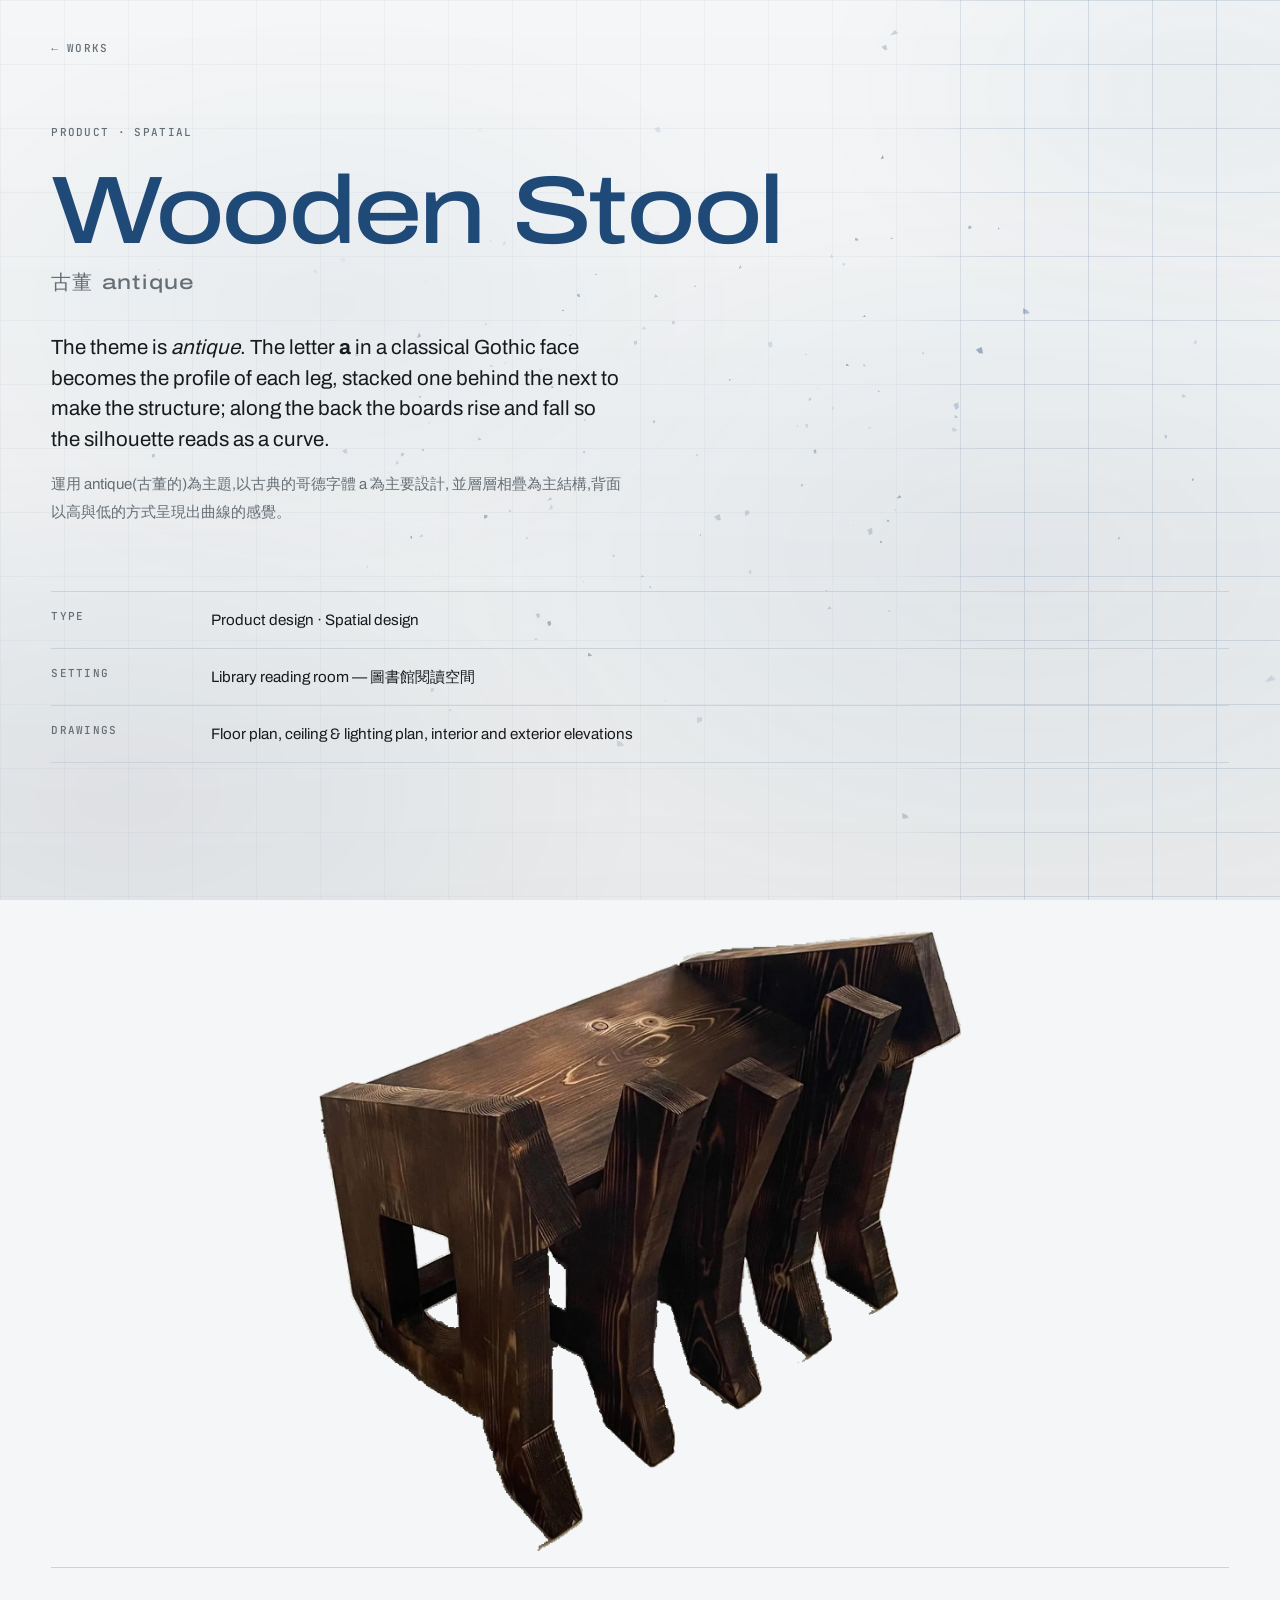
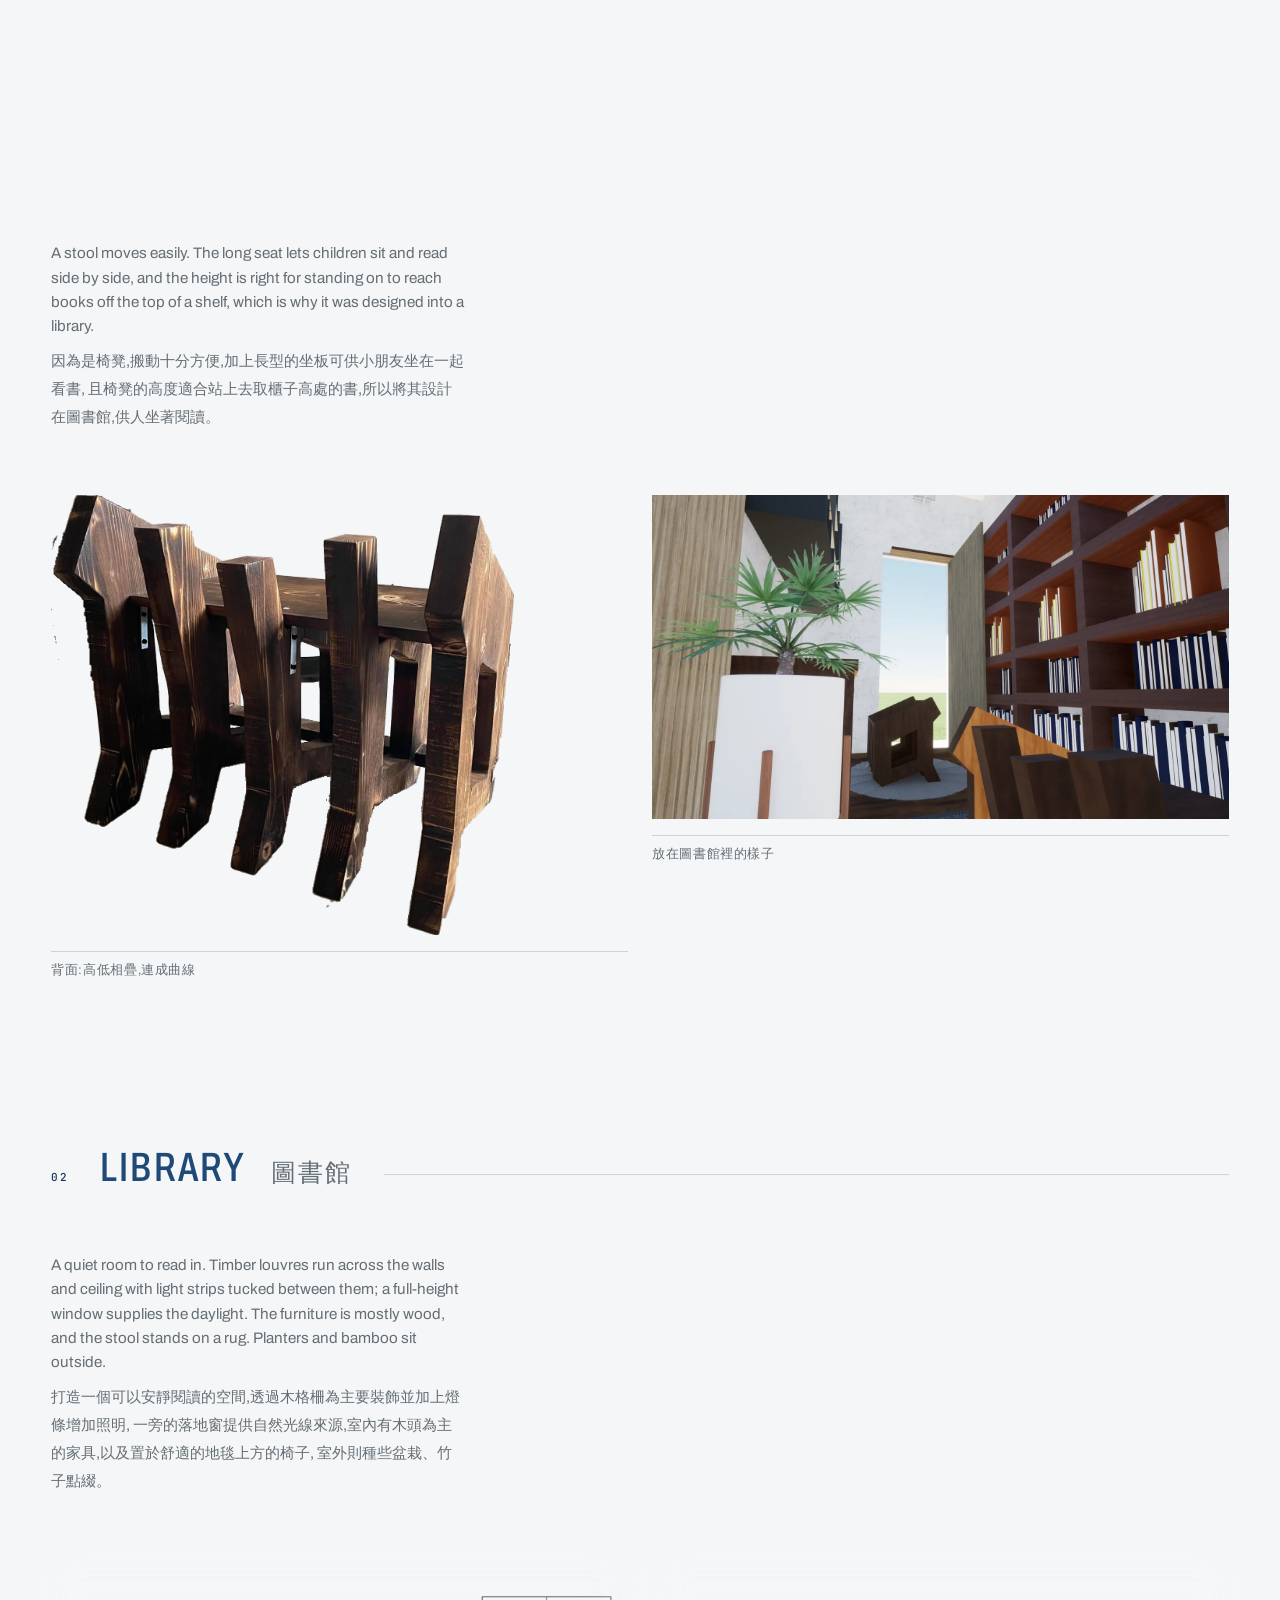
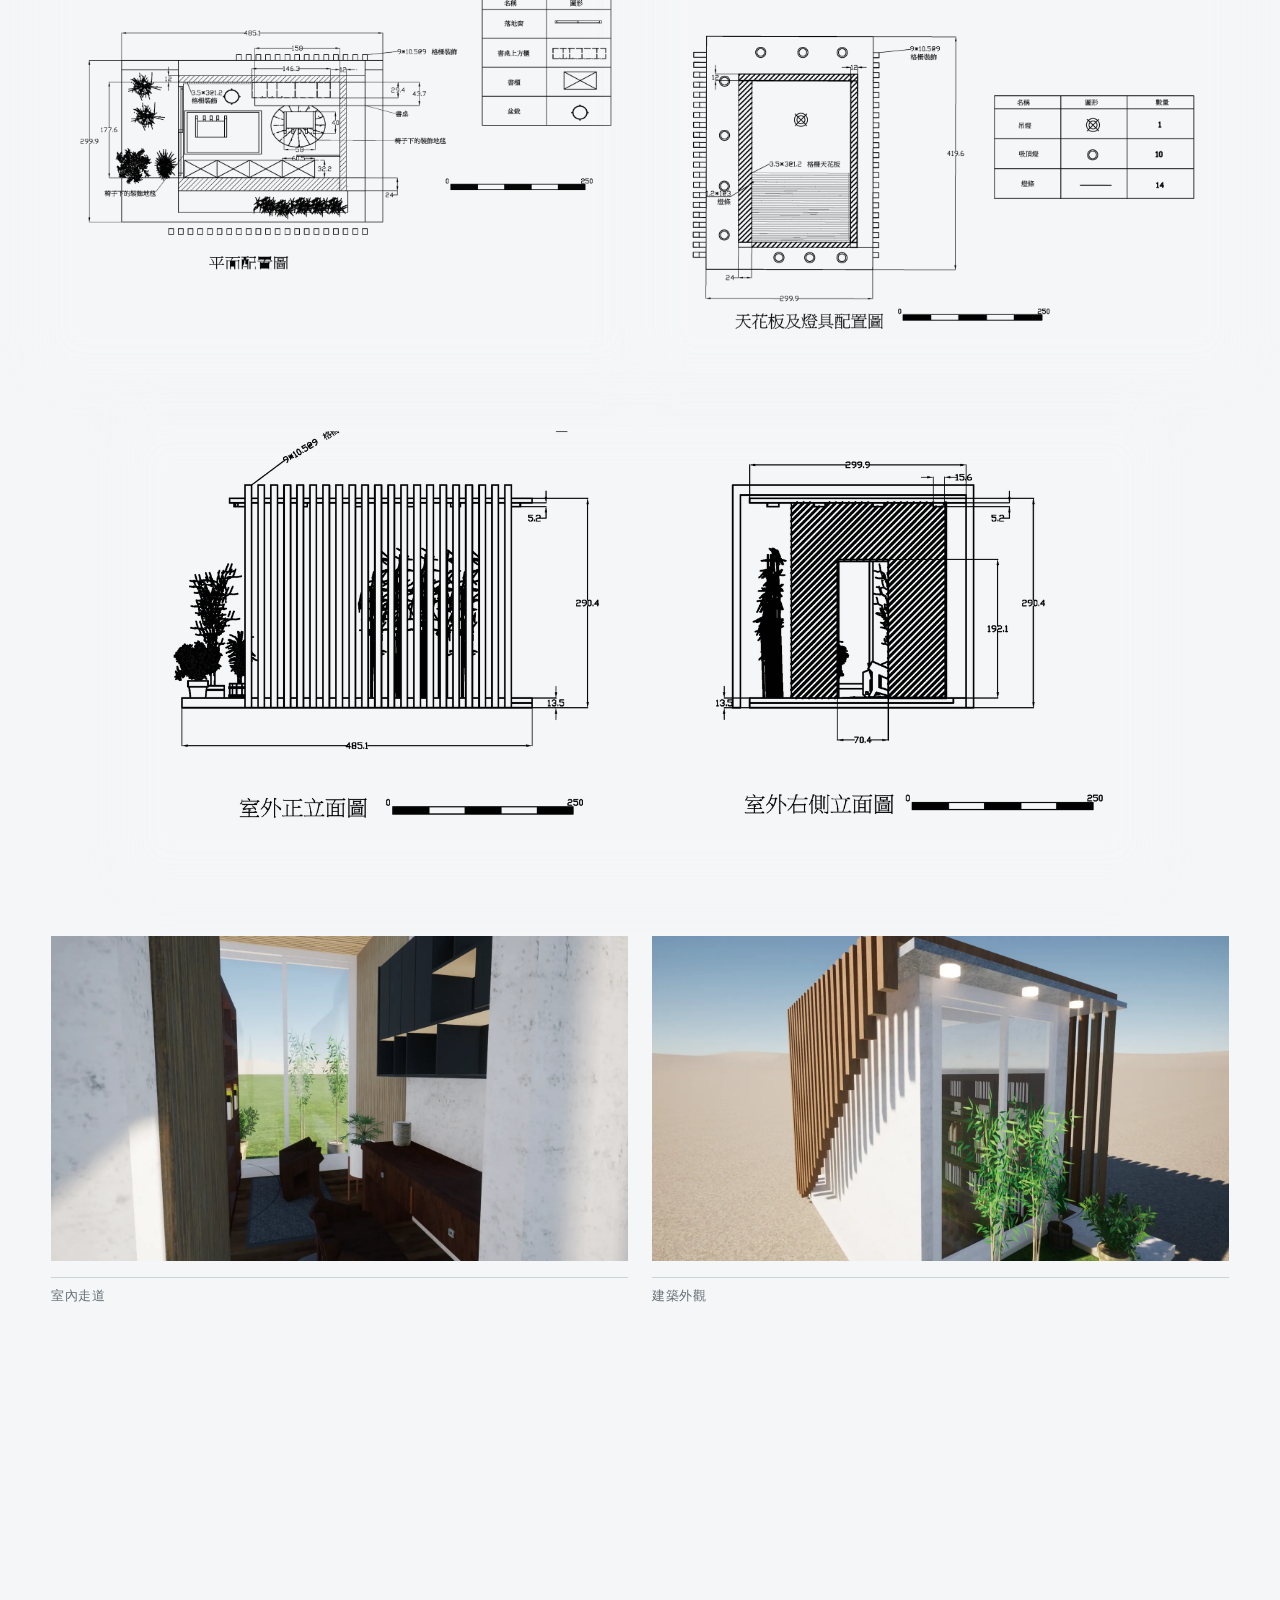
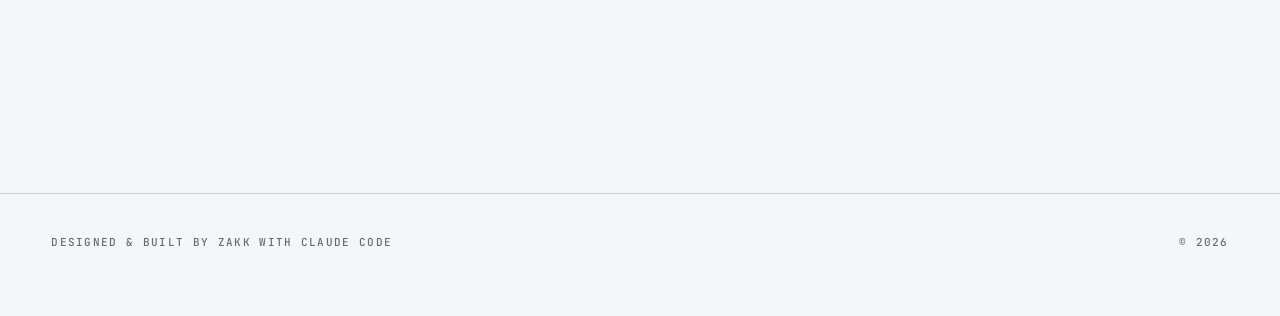
<file: works/antique/index.html>
<!DOCTYPE html>
<html lang="en">
<head>
  <meta charset="UTF-8">
  <meta name="viewport" content="width=device-width, initial-scale=1.0">

  <title>Wooden Stool — Zakk</title>
  <meta name="description" content="A stacked timber stool, and the library reading room built around it. Product and spatial design.">

  <link rel="preload" href="../../assets/fonts/archivo-latin.woff2" as="font" type="font/woff2" crossorigin>
  <!-- 🔴 碎片引擎要等這張圖載完才開始畫 —— 沒有它就是一顆粒子都沒有。
       它原本排在 main.js 解析完之後才開始下載,是整條載入鏈的最後面;
       手機的行動網路每次來回 100-300ms,那段空窗看得出來(Zakk:「載入也沒有粒子了」)。
       preload 讓它跟 CSS / 字型並行下載。 -->
  <link rel="preload" href="../../assets/3d/dragon.webp" as="image" type="image/webp">

  <!-- ?v= 是快取版本號:改完 CSS/JS 記得 +1 -->
  <link rel="stylesheet" href="../../css/style.css?v=196">
  <link rel="stylesheet" href="../../css/work.css?v=53">
</head>

<body>
  <a class="skip-link" href="#main">Skip to content</a>

  <!-- 全站氛圍色與碎片:跟主頁同一套,換頁不會覺得到了別的網站 -->
  <div class="page-atmos" aria-hidden="true"></div>

  <!-- 碎片:跟主頁同一套引擎、同一顆頭骨(assets/3d/dragon.webp),
       換頁不會覺得到了別的網站。
       ⚠️ 這裡原本有 data-src / data-flat 指向 bones/spine.svg ——
       那是 §47 把多骨頭系統拆掉之前的東西,main.js 早就不讀了,
       檔案也從來沒被載入過(network log 確認),已移除。 -->
  <canvas class="fragments" aria-hidden="true"></canvas>

  <!-- 右側的龍身:跟首屏同一套粒子(引擎在 main.js 最後一段)。
       只在 >1441px 出現,手機完全不畫。 -->
  <canvas class="dragon-side" aria-hidden="true"></canvas>

  <canvas class="ambient" aria-hidden="true"></canvas>

  <!-- 內頁沒有 preloader:使用者是從主頁點進來的,已經等過一次了 -->

  <header class="topbar">
    <a class="wordmark" href="../../">Zakk</a>
    <nav class="nav" aria-label="Sections">
      <a href="../../#works" aria-label="Works"><span class="nav__num">01</span><span class="nav__label">Works</span></a>
      <a href="../../#about" aria-label="About"><span class="nav__num">02</span><span class="nav__label">About</span></a>
      <a href="../../#photos" aria-label="Photos"><span class="nav__num">03</span><span class="nav__label">Photos</span></a>
    </nav>
  </header>

  <main id="main" class="work">

    <a class="work-back" href="../../#works"><i>&larr;</i> Works</a>

    <!-- ══════════ 開場 ══════════ -->
    <section class="work-hero">
      <p class="work-eyebrow reveal">Product &middot; Spatial</p>

      <h1 class="work-title reveal" style="--delay: 60ms">Wooden Stool
        <span class="work-title-zh" lang="zh-Hant">古董 antique</span>
      </h1>

      <p class="work-lede reveal" style="--delay: 140ms">
        The theme is <i>antique</i>. The letter <b>a</b> in a classical Gothic face
        becomes the profile of each leg, stacked one behind the next to make the
        structure; along the back the boards rise and fall so the silhouette reads
        as a curve.
        <span class="work-lede-zh" lang="zh-Hant">運用 antique(古董的)為主題,以古典的哥德字體 a 為主要設計,
          並層層相疊為主結構,背面以高與低的方式呈現出曲線的感覺。</span>
      </p>

      <dl class="facts reveal" style="--delay: 200ms">
        <div class="facts__row">
          <dt class="facts__k">Type</dt>
          <dd class="facts__v">Product design &middot; Spatial design</dd>
        </div>
        <div class="facts__row">
          <dt class="facts__k">Setting</dt>
          <dd class="facts__v">Library reading room &mdash;
            <span class="zh" lang="zh-Hant">圖書館閱讀空間</span></dd>
        </div>
        <div class="facts__row">
          <dt class="facts__k">Drawings</dt>
          <dd class="facts__v">Floor plan, ceiling &amp; lighting plan, interior and exterior elevations</dd>
        </div>
      </dl>
    </section>

    <!-- 這一件的主角是椅凳,所以開場用實物照而不是平面圖(VEGIC 那頁是空間案,開場才用圖面)。
         白底在轉檔時就挖掉了,椅子直接躺在紙色上。 -->
    <figure class="plate plate--render plate--cutout plate--opening reveal">
      <img src="../../assets/works/antique/antique-01.webp"
           alt="深色木椅凳,長型坐板橫跨在一片片哥德字體 a 造型的木腳上方"
           width="1461" height="1411">
    </figure>


    <!-- ══════════ 01 椅凳 ══════════ -->
    <section class="ch" id="stool">
      <div class="ch__head reveal">
        <span class="ch__num">01</span>
        <h2 class="ch__title">Stool <span class="zh" lang="zh-Hant">椅凳</span></h2>
        <span class="ch__rule" aria-hidden="true"></span>
      </div>

      <p class="ch__note reveal">
        A stool moves easily. The long seat lets children sit and read side by side,
        and the height is right for standing on to reach books off the top of a shelf, which is why it was designed into a library.
        <span class="zh" lang="zh-Hant">因為是椅凳,搬動十分方便,加上長型的坐板可供小朋友坐在一起看書,
          且椅凳的高度適合站上去取櫃子高處的書,所以將其設計在圖書館,供人坐著閱讀。</span>
      </p>

      <div class="plates">
        <figure class="plate plate--render plate--cutout plate--half reveal">
          <img src="../../assets/works/antique/antique-02.webp" loading="lazy"
               alt="椅凳背面視角,五片木板層層相疊,上緣高低錯開連成一條曲線"
               width="1188" height="1129">
          <figcaption class="plate__cap" lang="zh-Hant">背面:高低相疊,連成曲線</figcaption>
        </figure>

        <figure class="plate plate--render plate--half reveal">
          <img src="../../assets/works/antique/antique-12.webp" loading="lazy"
               alt="圖書館室內渲染,椅凳放在圓形地毯上,右側是整面木質書牆"
               width="1600" height="900">
          <figcaption class="plate__cap" lang="zh-Hant">放在圖書館裡的樣子</figcaption>
        </figure>
      </div>
    </section>


    <!-- ══════════ 02 圖書館 ══════════ -->
    <section class="ch" id="library">
      <div class="ch__head reveal">
        <span class="ch__num">02</span>
        <h2 class="ch__title">Library <span class="zh" lang="zh-Hant">圖書館</span></h2>
        <span class="ch__rule" aria-hidden="true"></span>
      </div>

      <p class="ch__note reveal">
        A quiet room to read in. Timber louvres run across the walls and ceiling with
        light strips tucked between them; a full-height window supplies the daylight.
        The furniture is mostly wood, and the stool stands on a rug. Planters and
        bamboo sit outside.
        <span class="zh" lang="zh-Hant">打造一個可以安靜閱讀的空間,透過木格柵為主要裝飾並加上燈條增加照明,
          一旁的落地窗提供自然光線來源,室內有木頭為主的家具,以及置於舒適的地毯上方的椅子,
          室外則種些盆栽、竹子點綴。</span>
      </p>

      <div class="plates">
        <!-- 圖面不加圖說 —— 圖裡本來就印著自己的名字(「平面配置圖」) -->
        <figure class="plate plate--drawing plate--half reveal">
          <img src="../../assets/works/antique/antique-04.webp" loading="lazy"
               alt="一樓平面配置圖,標有落地窗、書桌上方櫃、書櫃與盆栽的圖例"
               width="1600" height="920">
        </figure>
        <figure class="plate plate--drawing plate--half reveal">
          <img src="../../assets/works/antique/antique-03.webp" loading="lazy"
               alt="天花板及燈具配置圖,吊燈 1 盞、吸頂燈 10 盞、燈條 14 條"
               width="1600" height="1132">
        </figure>

        <figure class="plate plate--drawing plate--inset reveal">
          <img src="../../assets/works/antique/antique-05.webp" loading="lazy"
               alt="室外正立面圖與室外右側立面圖,外牆是密排的木格柵"
               width="1600" height="722">
        </figure>

        <figure class="plate plate--render plate--half reveal">
          <img src="../../assets/works/antique/antique-11.webp" loading="lazy"
               alt="室內走道渲染,盡頭是落地窗與戶外草地" width="1600" height="900">
          <figcaption class="plate__cap" lang="zh-Hant">室內走道</figcaption>
        </figure>
        <figure class="plate plate--render plate--half reveal">
          <img src="../../assets/works/antique/antique-13.webp" loading="lazy"
               alt="建築外觀渲染,木格柵包覆的量體與白色混凝土牆" width="1600" height="900">
          <figcaption class="plate__cap" lang="zh-Hant">建築外觀</figcaption>
        </figure>
      </div>
    </section>


    <!-- ══════════ 下一件 ══════════ -->
    <nav class="work-next reveal" aria-label="More work">
      <span class="work-next__k">More</span>
      <a class="work-next__link" href="../../#works">
        <span class="work-next__name">All works</span>
        <i class="work-next__arrow" aria-hidden="true">&rarr;</i>
      </a>
    </nav>

  </main>

  <footer class="footer">
    <p>Designed &amp; built by Zakk with Claude Code</p>
    <p>&copy; 2026</p>
  </footer>

  <script src="../../js/main.js?v=230"></script>
</body>
</html>
</file>
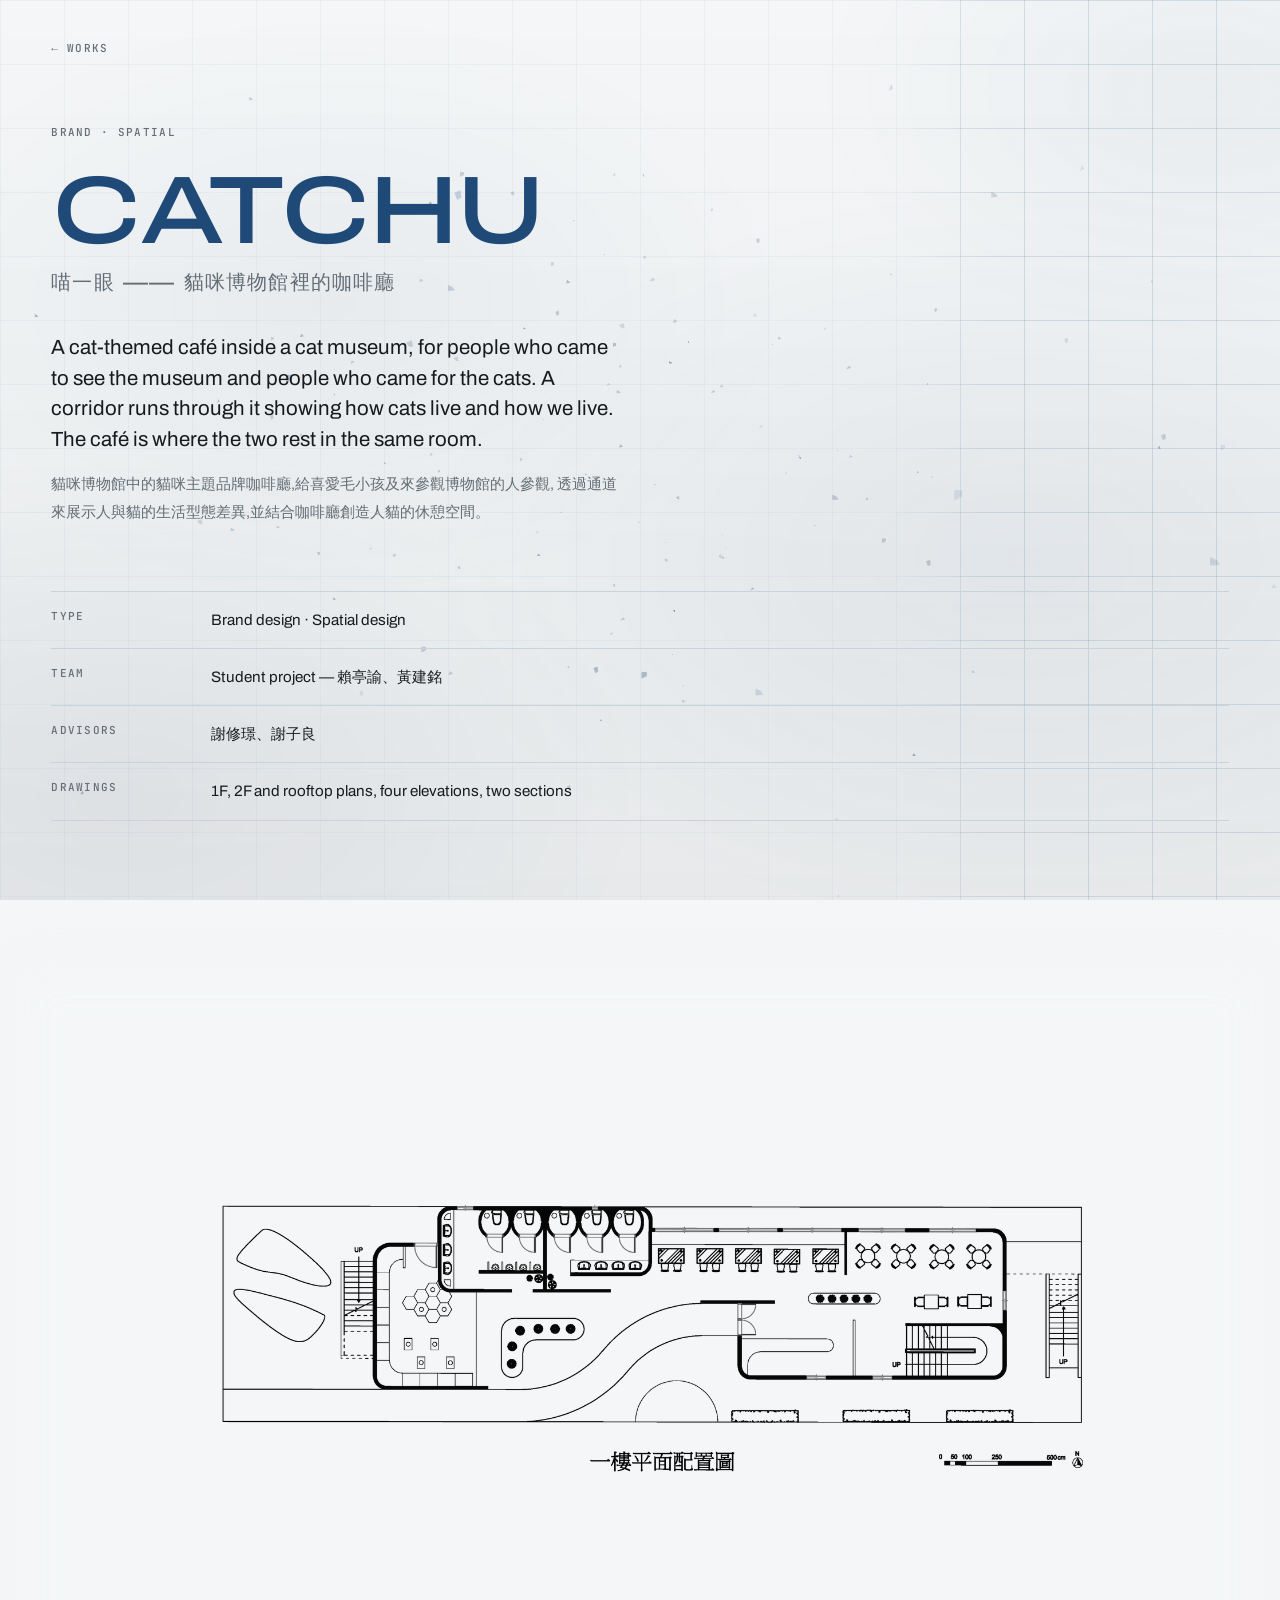
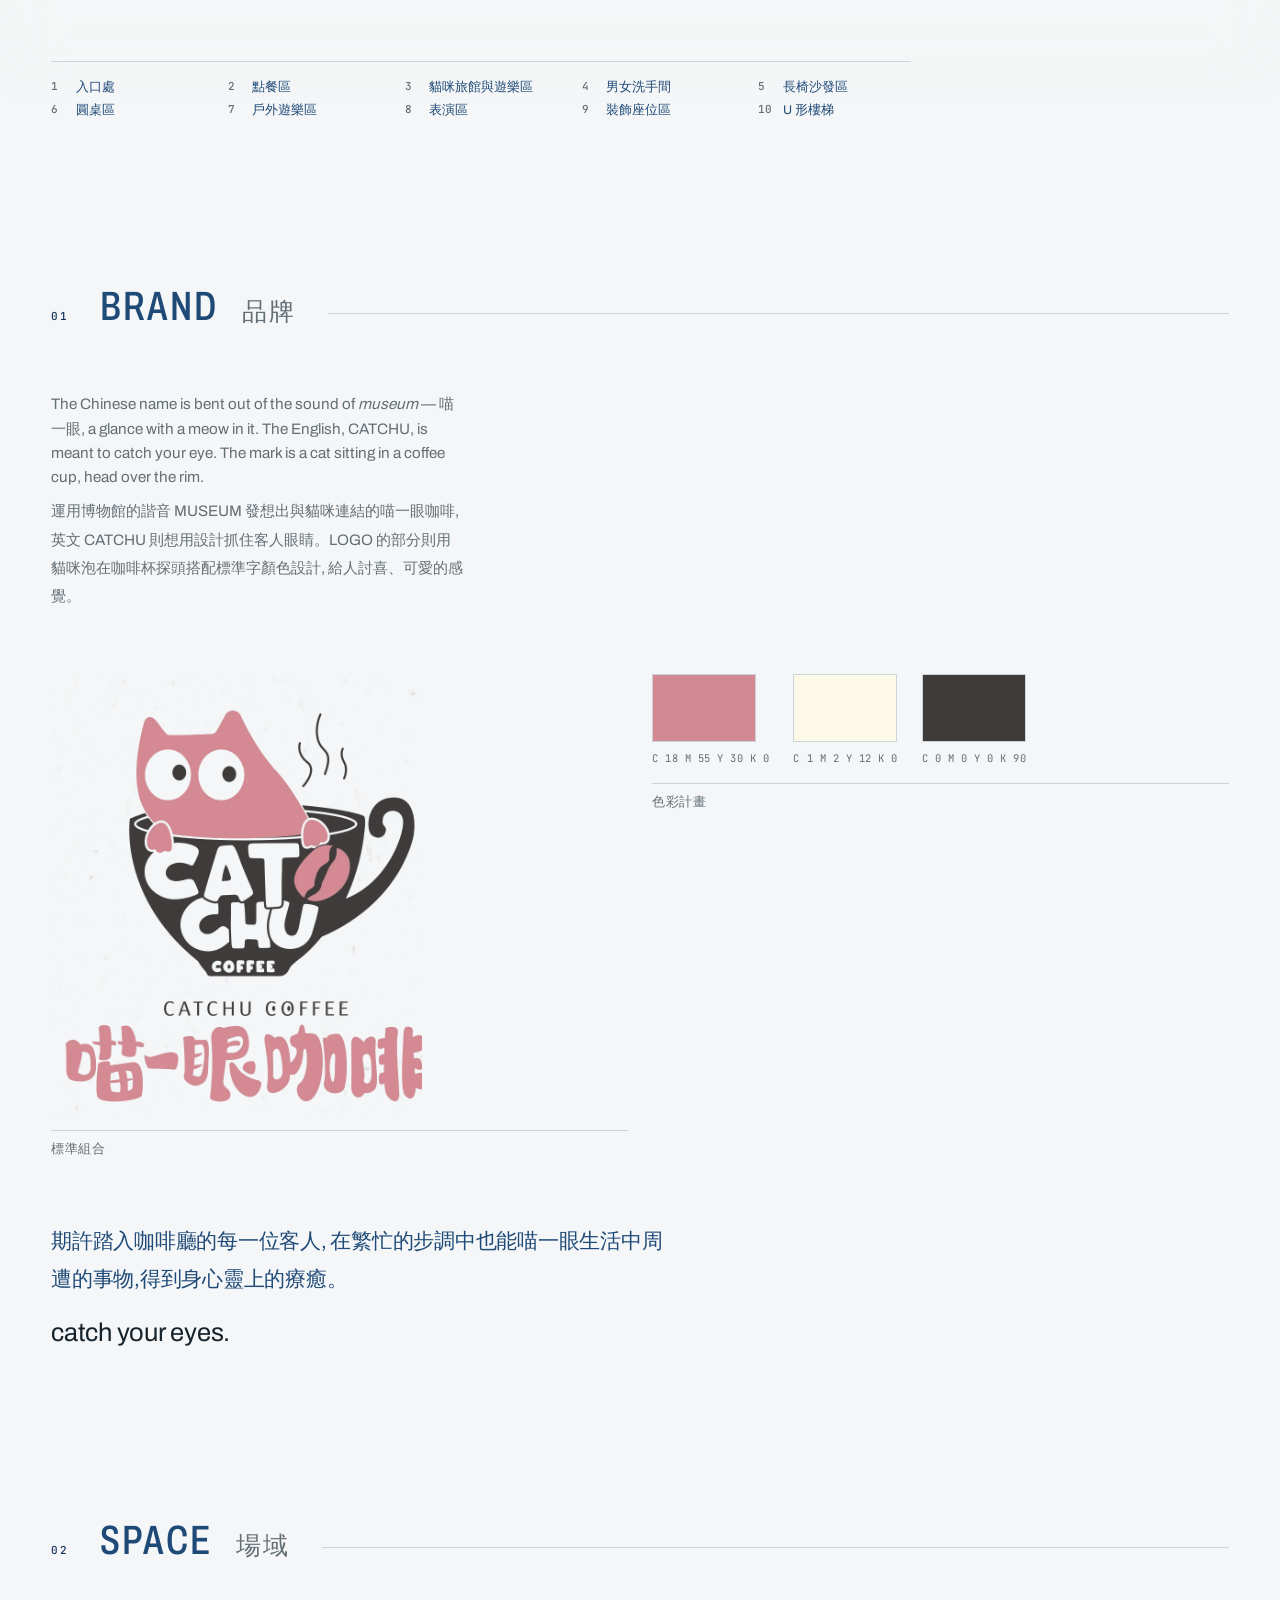
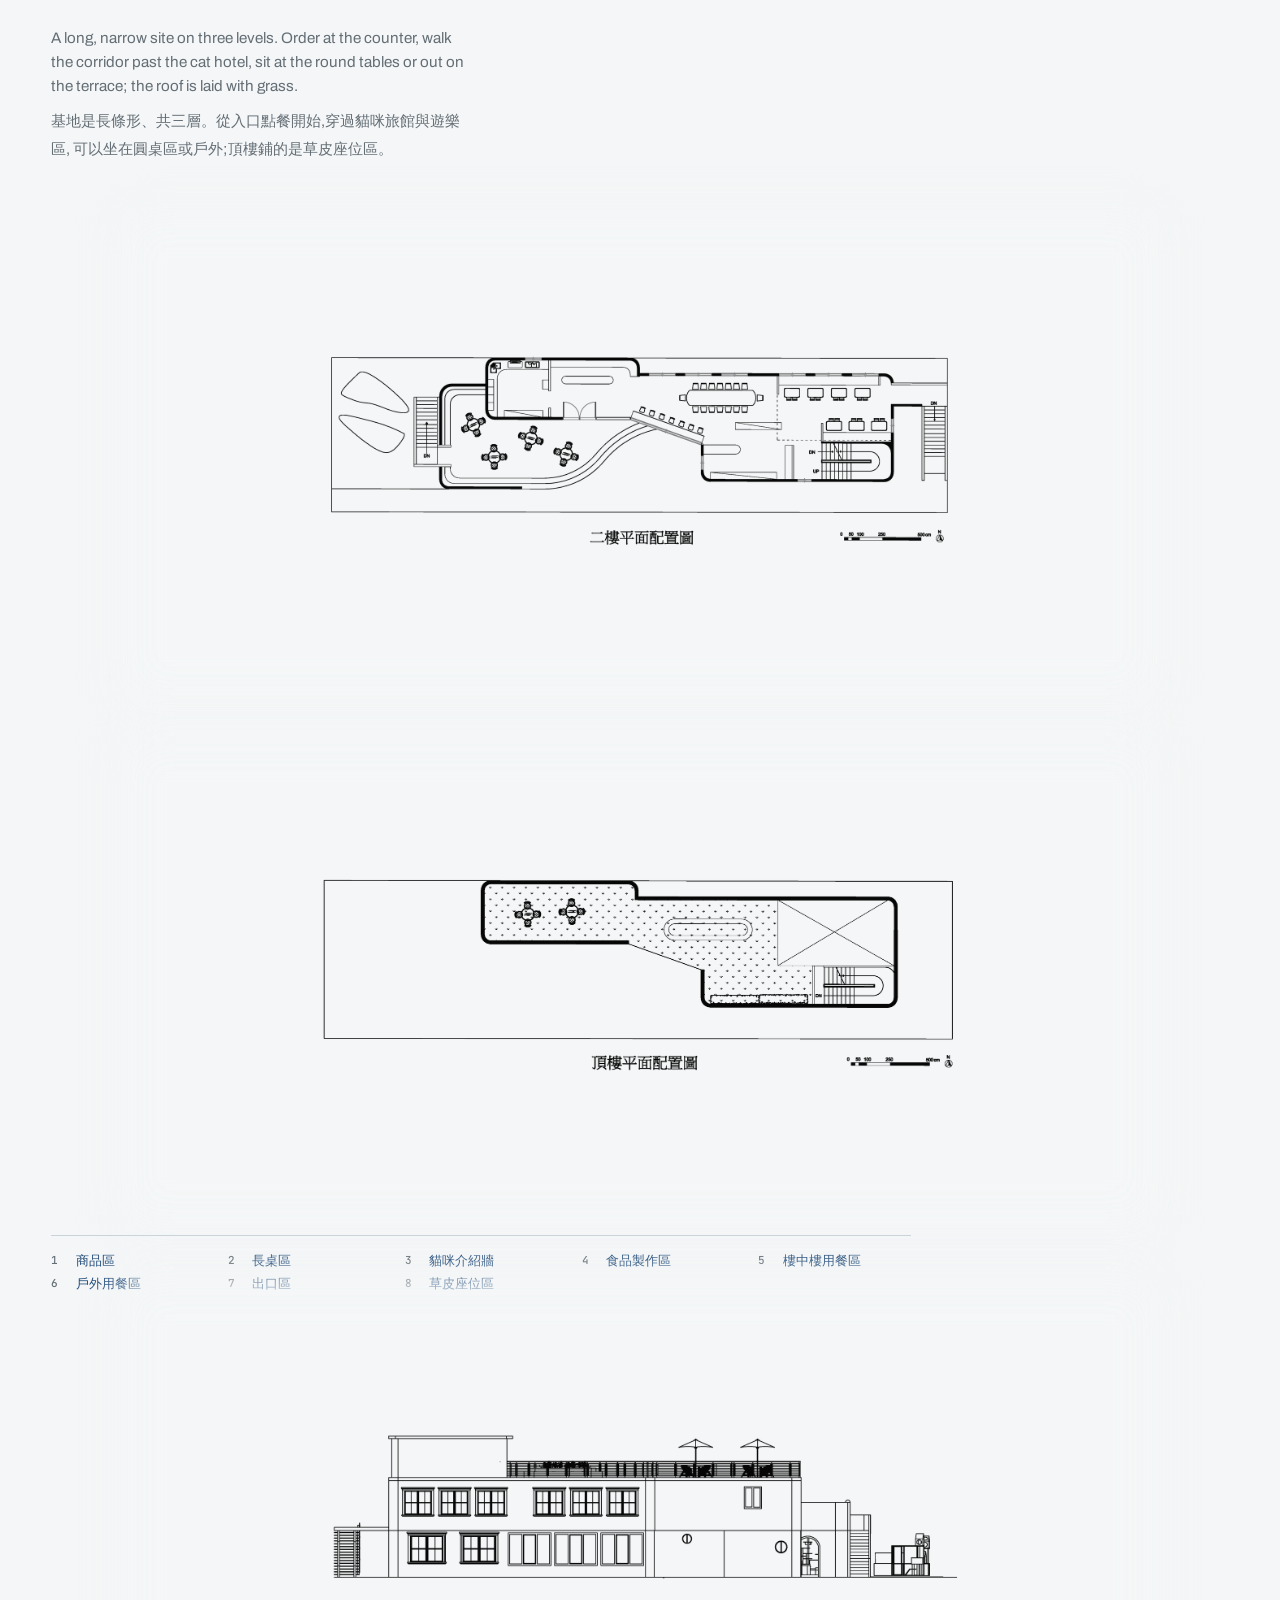
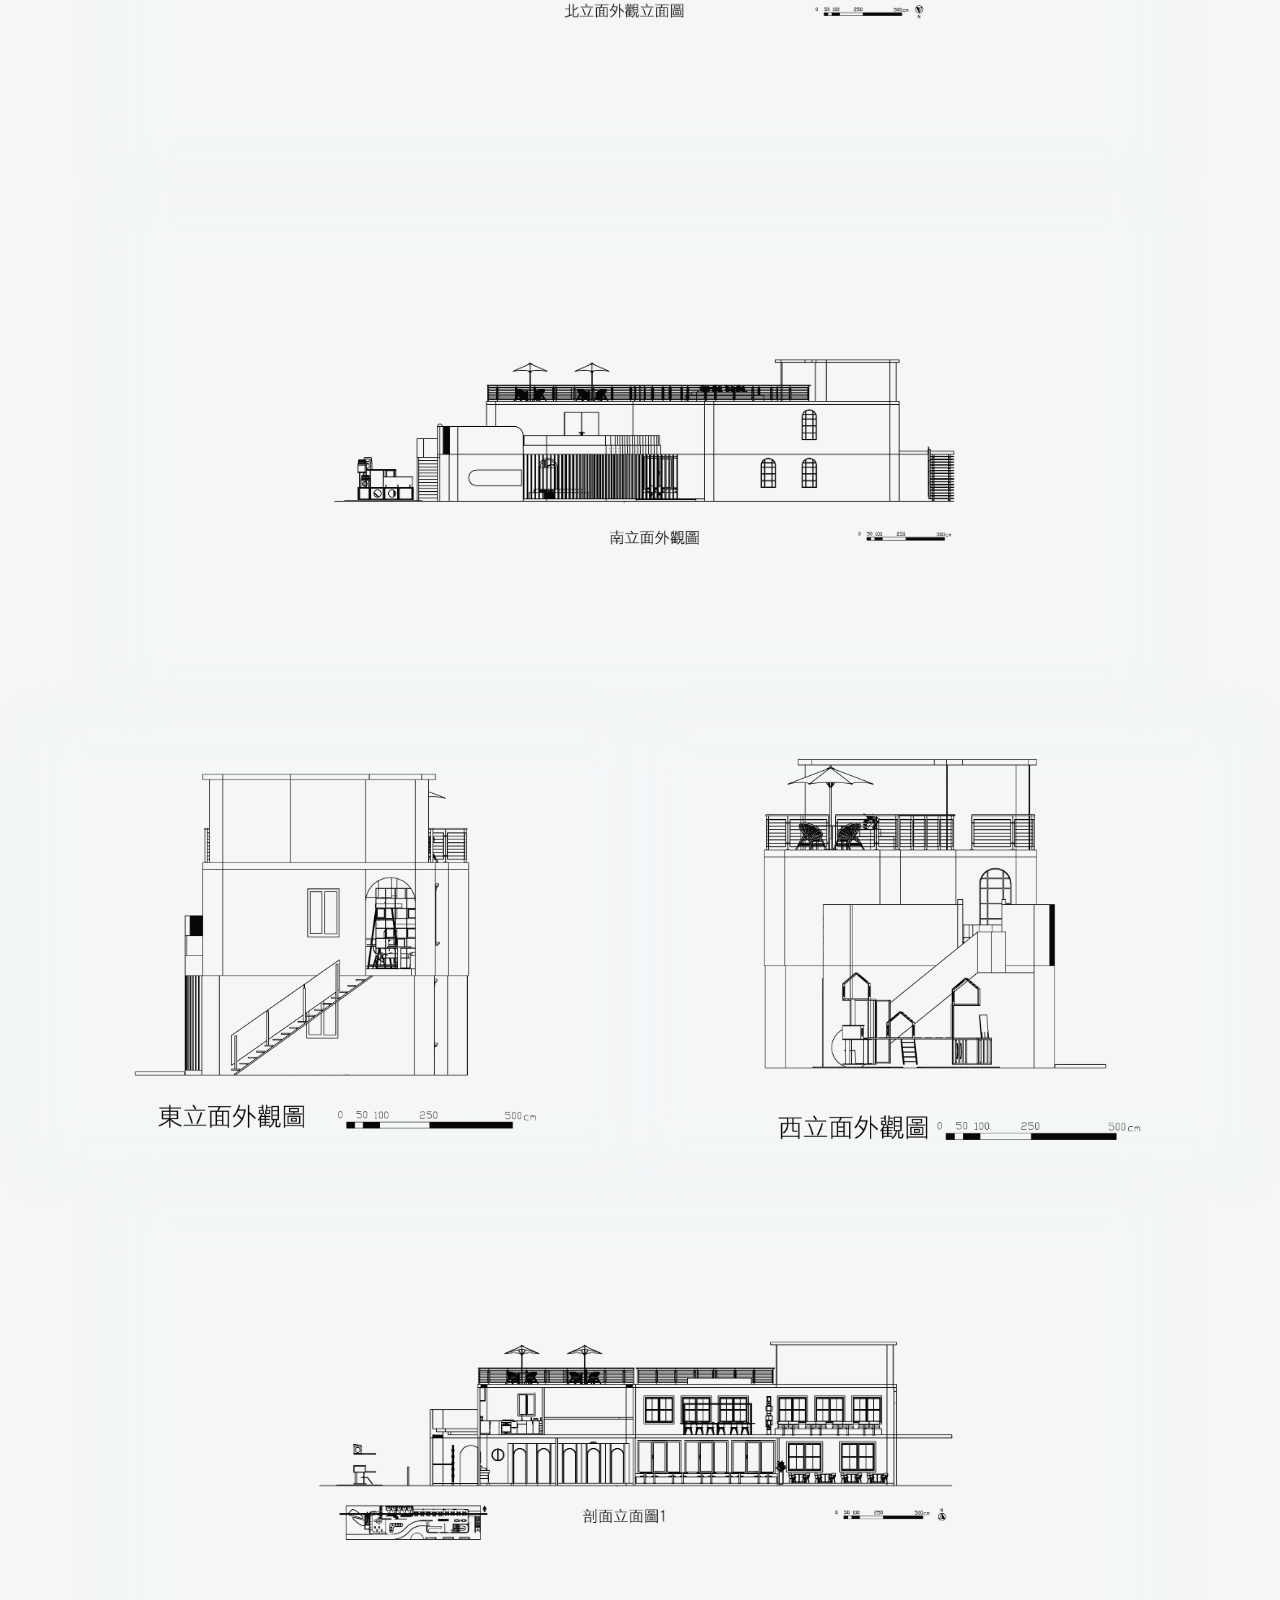
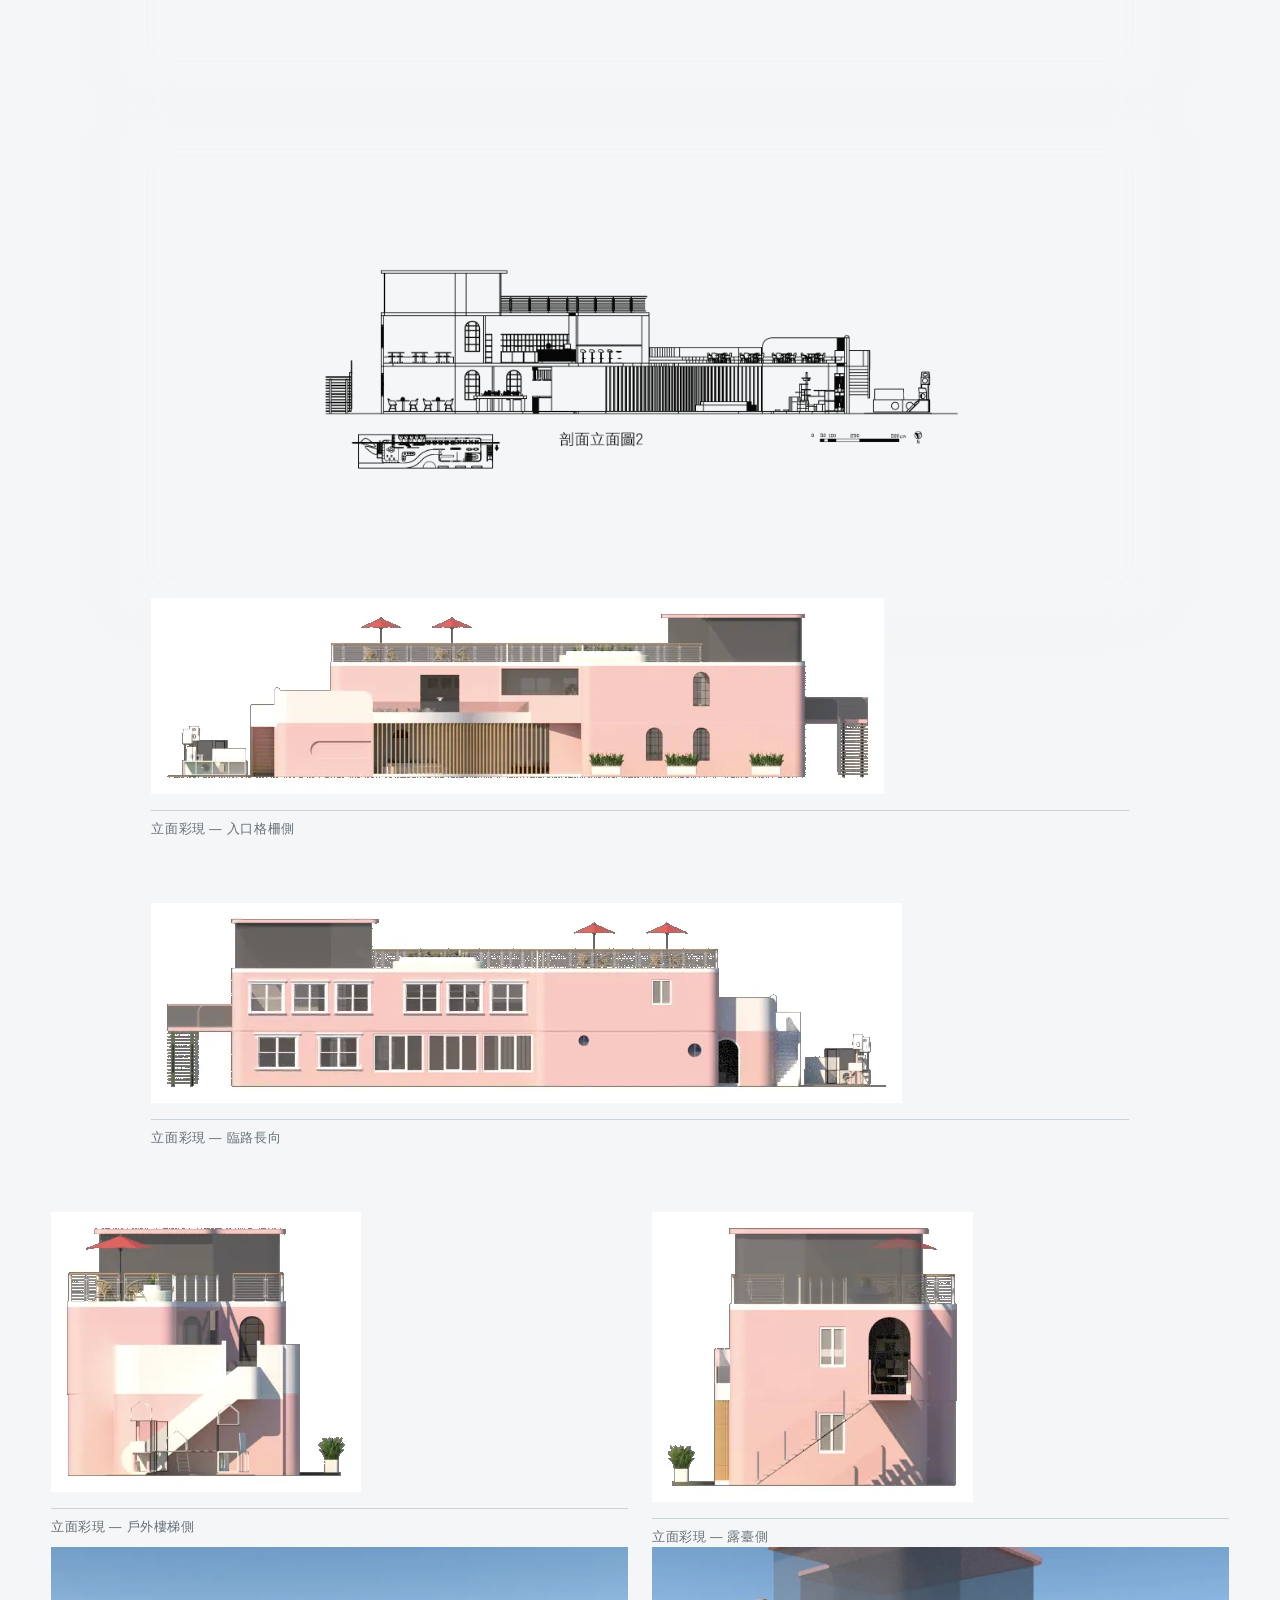
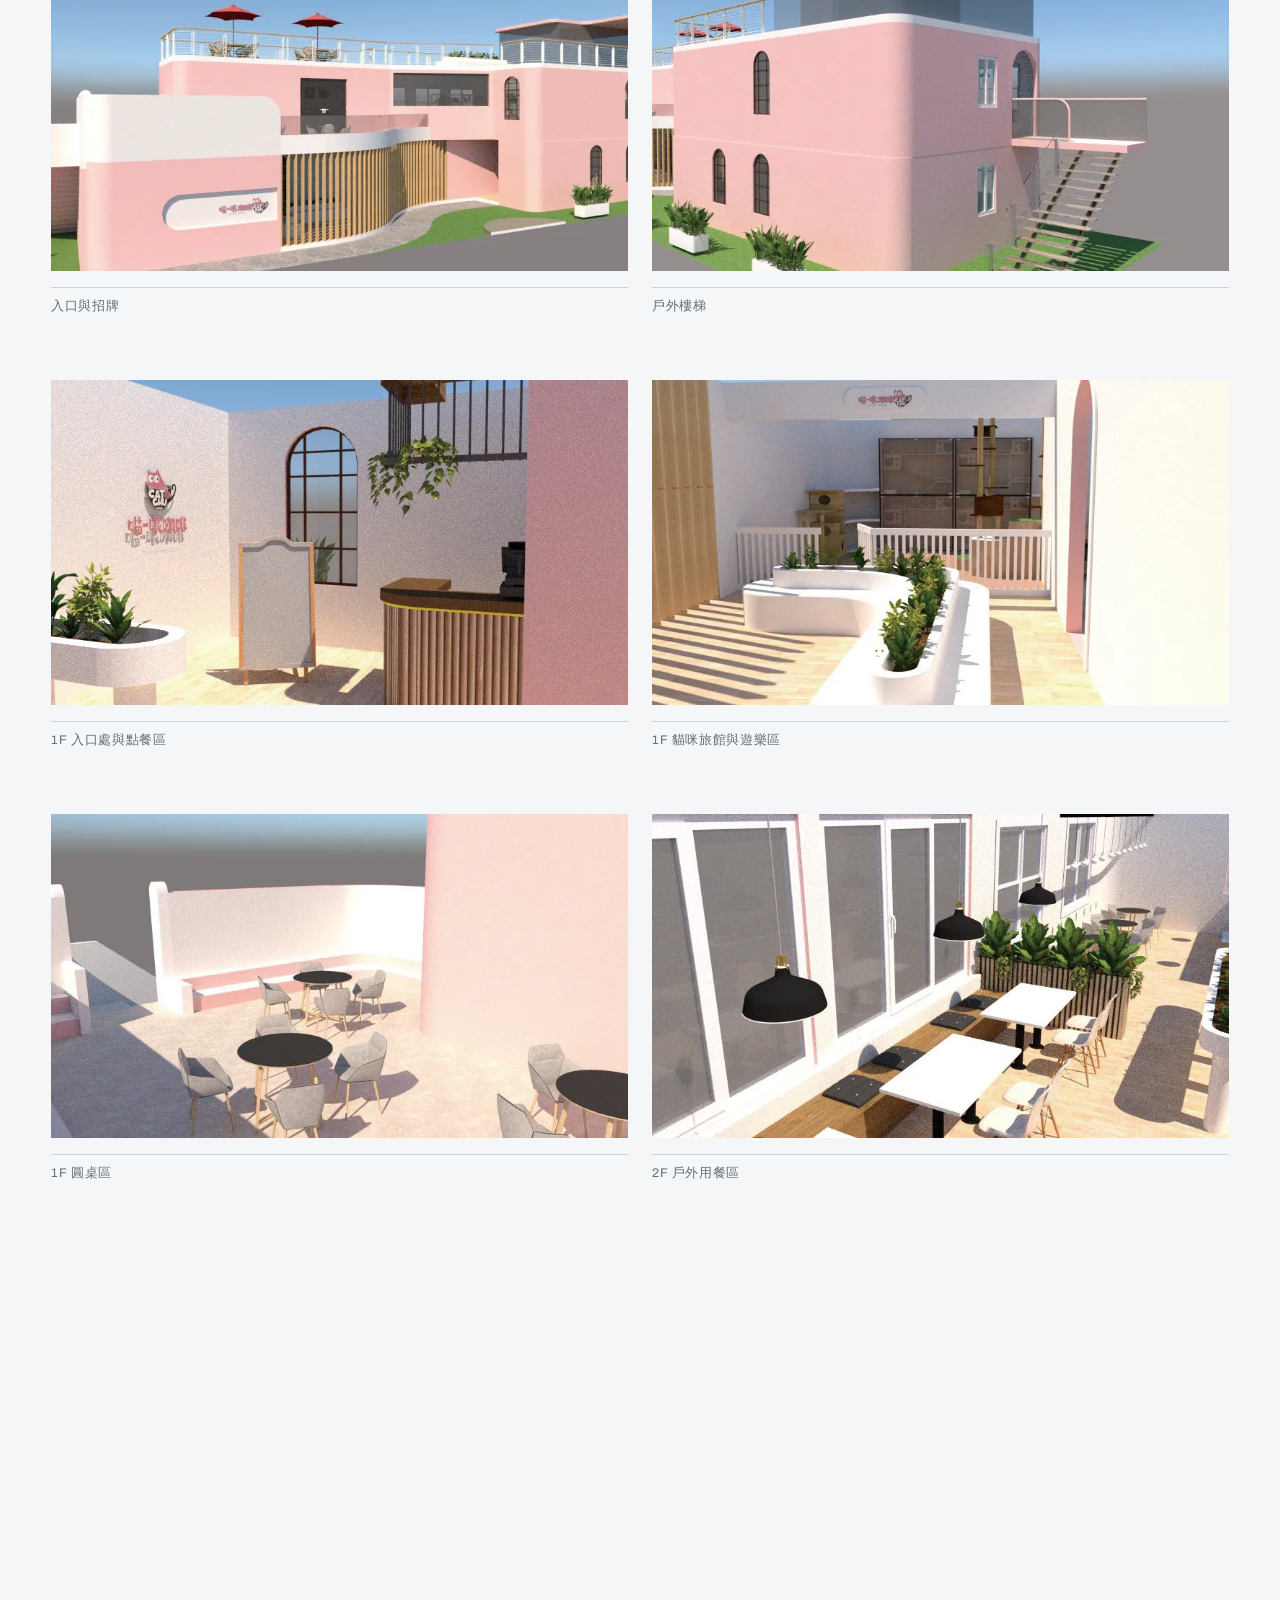
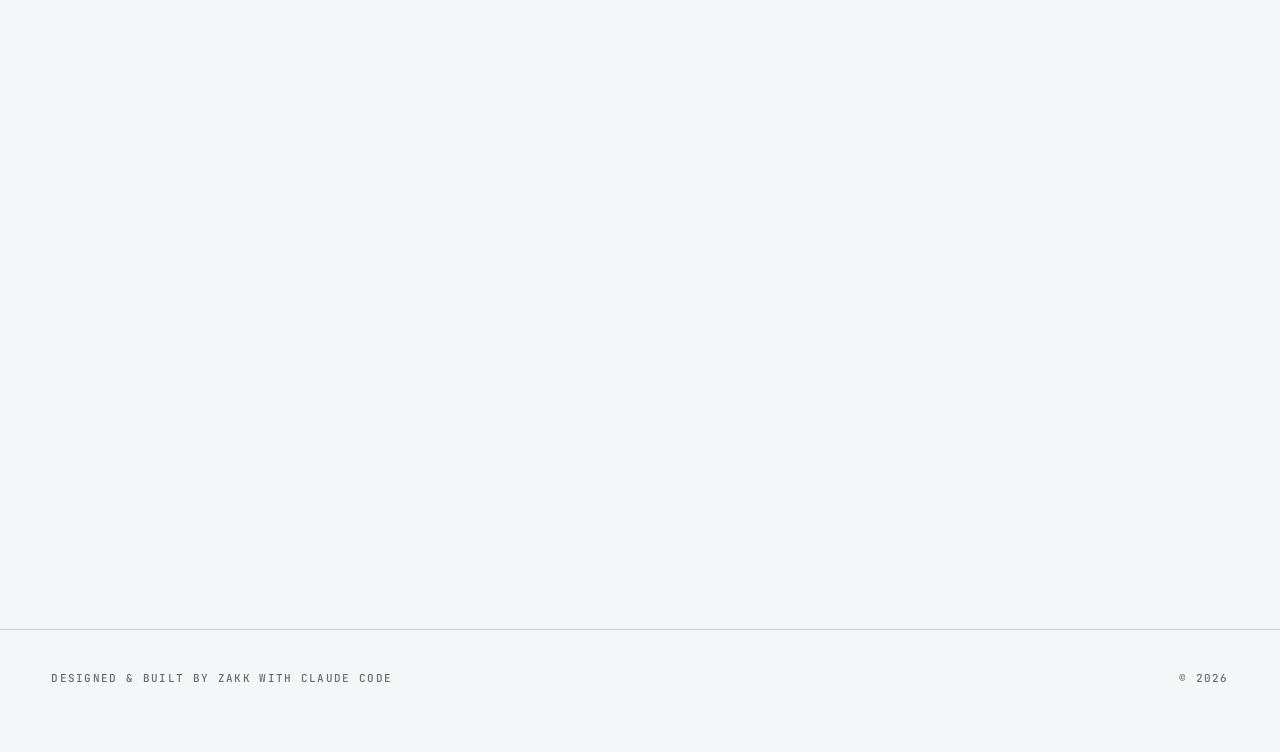
<file: works/catchu/index.html>
<!DOCTYPE html>
<html lang="en">
<head>
  <meta charset="UTF-8">
  <meta name="viewport" content="width=device-width, initial-scale=1.0">

  <title>CATCHU — Zakk</title>
  <meta name="description" content="A cat-themed café inside a cat museum. Brand identity and spatial design.">

  <link rel="preload" href="../../assets/fonts/archivo-latin.woff2" as="font" type="font/woff2" crossorigin>
  <!-- 🔴 碎片引擎要等這張圖載完才開始畫 —— 沒有它就是一顆粒子都沒有。
       它原本排在 main.js 解析完之後才開始下載,是整條載入鏈的最後面;
       手機的行動網路每次來回 100-300ms,那段空窗看得出來(Zakk:「載入也沒有粒子了」)。
       preload 讓它跟 CSS / 字型並行下載。 -->
  <link rel="preload" href="../../assets/3d/dragon.webp" as="image" type="image/webp">

  <!-- ?v= 是快取版本號:改完 CSS/JS 記得 +1 -->
  <link rel="stylesheet" href="../../css/style.css?v=196">
  <link rel="stylesheet" href="../../css/work.css?v=53">
</head>

<body>
  <a class="skip-link" href="#main">Skip to content</a>

  <!-- 全站氛圍色與碎片:跟主頁同一套,換頁不會覺得到了別的網站 -->
  <div class="page-atmos" aria-hidden="true"></div>

  <!-- 碎片:跟主頁同一套引擎、同一顆頭骨(assets/3d/dragon.webp),
       換頁不會覺得到了別的網站。
       ⚠️ 這裡原本有 data-src / data-flat 指向 bones/spine.svg ——
       那是 §47 把多骨頭系統拆掉之前的東西,main.js 早就不讀了,
       檔案也從來沒被載入過(network log 確認),已移除。 -->
  <canvas class="fragments" aria-hidden="true"></canvas>

  <!-- 右側的龍身:跟首屏同一套粒子(引擎在 main.js 最後一段)。
       只在 >1441px 出現,手機完全不畫。 -->
  <canvas class="dragon-side" aria-hidden="true"></canvas>

  <canvas class="ambient" aria-hidden="true"></canvas>

  <!-- 內頁沒有 preloader:使用者是從主頁點進來的,已經等過一次了 -->

  <header class="topbar">
    <a class="wordmark" href="../../">Zakk</a>
    <nav class="nav" aria-label="Sections">
      <a href="../../#works" aria-label="Works"><span class="nav__num">01</span><span class="nav__label">Works</span></a>
      <a href="../../#about" aria-label="About"><span class="nav__num">02</span><span class="nav__label">About</span></a>
      <a href="../../#photos" aria-label="Photos"><span class="nav__num">03</span><span class="nav__label">Photos</span></a>
    </nav>
  </header>

  <main id="main" class="work">

    <a class="work-back" href="../../#works"><i>&larr;</i> Works</a>

    <!-- ══════════ 開場 ══════════ -->
    <section class="work-hero">
      <p class="work-eyebrow reveal">Brand &middot; Spatial</p>

      <h1 class="work-title reveal" style="--delay: 60ms">CATCHU
        <span class="work-title-zh" lang="zh-Hant">喵一眼 —— 貓咪博物館裡的咖啡廳</span>
      </h1>

      <p class="work-lede reveal" style="--delay: 140ms">
        A cat-themed café inside a cat museum, for people who came to see the museum
        and people who came for the cats. A corridor runs through it showing how cats
        live and how we live. The café is where the two rest in the same room.
        <span class="work-lede-zh" lang="zh-Hant">貓咪博物館中的貓咪主題品牌咖啡廳,給喜愛毛小孩及來參觀博物館的人參觀,
          透過通道來展示人與貓的生活型態差異,並結合咖啡廳創造人貓的休憩空間。</span>
      </p>

      <dl class="facts reveal" style="--delay: 200ms">
        <div class="facts__row">
          <dt class="facts__k">Type</dt>
          <dd class="facts__v">Brand design &middot; Spatial design</dd>
        </div>
        <div class="facts__row">
          <dt class="facts__k">Team</dt>
          <dd class="facts__v">Student project &mdash;
            <span class="zh" lang="zh-Hant">賴亭諭、黃建銘</span></dd>
        </div>
        <div class="facts__row">
          <dt class="facts__k">Advisors</dt>
          <dd class="facts__v"><span class="zh" lang="zh-Hant">謝修璟、謝子良</span></dd>
        </div>
        <div class="facts__row">
          <dt class="facts__k">Drawings</dt>
          <dd class="facts__v">1F, 2F and rooftop plans, four elevations, two sections</dd>
        </div>
      </dl>
    </section>

    <!-- 開場圖用一樓平面配置圖 —— 空間案的母語是圖面,跟 VEGIC 同一個主張。 -->
    <figure class="plate plate--drawing plate--opening reveal">
      <img src="../../assets/works/catchu/catchu-01.webp"
           alt="喵一眼咖啡一樓平面配置圖,長條形基地,左端是戶外遊樂區,右端是樓梯"
           width="1600" height="1132">
    </figure>

    <!-- 圖上的編號在螢幕上小到看不清,對照表才讓平面圖讀得懂 -->
    <ol class="legend reveal" lang="zh-Hant" aria-label="一樓平面編號對照">
      <li><b>1</b>入口處</li>
      <li><b>2</b>點餐區</li>
      <li><b>3</b>貓咪旅館與遊樂區</li>
      <li><b>4</b>男女洗手間</li>
      <li><b>5</b>長椅沙發區</li>
      <li><b>6</b>圓桌區</li>
      <li><b>7</b>戶外遊樂區</li>
      <li><b>8</b>表演區</li>
      <li><b>9</b>裝飾座位區</li>
      <li><b>10</b>U 形樓梯</li>
    </ol>


    <!-- ══════════ 01 品牌 ══════════ -->
    <section class="ch" id="brand">
      <div class="ch__head reveal">
        <span class="ch__num">01</span>
        <h2 class="ch__title">Brand <span class="zh" lang="zh-Hant">品牌</span></h2>
        <span class="ch__rule" aria-hidden="true"></span>
      </div>

      <p class="ch__note reveal">
        The Chinese name is bent out of the sound of <i>museum</i> &mdash;
        <span lang="zh-Hant">喵一眼</span>, a glance with a meow in it. The English,
        CATCHU, is meant to catch your eye. The mark is a cat sitting in a coffee cup,
        head over the rim.
        <span class="zh" lang="zh-Hant">運用博物館的諧音 MUSEUM 發想出與貓咪連結的喵一眼咖啡,
          英文 CATCHU 則想用設計抓住客人眼睛。LOGO 的部分則用貓咪泡在咖啡杯探頭搭配標準字顏色設計,
          給人討喜、可愛的感覺。</span>
      </p>

      <div class="plates">
        <!-- LOGO 是向量圖形,抽圖工具抓不到(它只抓點陣圖)——
             由 _dev/extract_vector_art.py 從原檔裁下來、去背。 -->
        <figure class="plate plate--render plate--cutout plate--half reveal">
          <img src="../../assets/works/catchu/catchu-logo.webp" loading="lazy"
               alt="CATCHU 標準組合:一隻粉紅色的貓坐在咖啡杯裡探出頭,杯身寫著 CAT CHU COFFEE,下方是中文標準字「喵一眼咖啡」"
               width="808" height="960">
          <figcaption class="plate__cap" lang="zh-Hant">標準組合</figcaption>
        </figure>

        <figure class="plate plate--half reveal">
          <ul class="swatches" lang="zh-Hant" aria-label="色彩計畫">
            <li><i style="background:#D38991" aria-hidden="true"></i>
              <span>C 18 M 55 Y 30 K 0</span></li>
            <li><i style="background:#FDF9E8" aria-hidden="true"></i>
              <span>C 1 M 2 Y 12 K 0</span></li>
            <li><i style="background:#3F3B3A" aria-hidden="true"></i>
              <span>C 0 M 0 Y 0 K 90</span></li>
          </ul>
          <figcaption class="plate__cap" lang="zh-Hant">色彩計畫</figcaption>
        </figure>
      </div>

      <p class="pull reveal">
        <span class="zh" lang="zh-Hant">期許踏入咖啡廳的每一位客人,
          在繁忙的步調中也能喵一眼生活中周遭的事物,得到身心靈上的療癒。</span>
        catch your eyes.
      </p>
    </section>


    <!-- ══════════ 02 場域 ══════════ -->
    <section class="ch" id="space">
      <div class="ch__head reveal">
        <span class="ch__num">02</span>
        <h2 class="ch__title">Space <span class="zh" lang="zh-Hant">場域</span></h2>
        <span class="ch__rule" aria-hidden="true"></span>
      </div>

      <p class="ch__note reveal">
        A long, narrow site on three levels. Order at the counter, walk the corridor
        past the cat hotel, sit at the round tables or out on the terrace; the roof is
        laid with grass.
        <span class="zh" lang="zh-Hant">基地是長條形、共三層。從入口點餐開始,穿過貓咪旅館與遊樂區,
          可以坐在圓桌區或戶外;頂樓鋪的是草皮座位區。</span>
      </p>

      <div class="plates">
        <!-- 圖面不加圖說 —— 圖裡本來就印著自己的名字(「二樓平面配置圖」) -->
        <figure class="plate plate--drawing plate--inset reveal">
          <img src="../../assets/works/catchu/catchu-02.webp" loading="lazy"
               alt="二樓平面配置圖,長桌區、貓咪介紹牆與樓中樓用餐區" width="1600" height="1132">
        </figure>
        <figure class="plate plate--drawing plate--inset reveal">
          <img src="../../assets/works/catchu/catchu-03.webp" loading="lazy"
               alt="頂樓平面配置圖,大面積草皮座位區" width="1600" height="1131">
        </figure>
      </div>

      <ol class="legend reveal" lang="zh-Hant" aria-label="二樓與頂樓平面編號對照">
        <li><b>1</b>商品區</li>
        <li><b>2</b>長桌區</li>
        <li><b>3</b>貓咪介紹牆</li>
        <li><b>4</b>食品製作區</li>
        <li><b>5</b>樓中樓用餐區</li>
        <li><b>6</b>戶外用餐區</li>
        <li><b>7</b>出口區</li>
        <li><b>8</b>草皮座位區</li>
      </ol>

      <div class="plates">
        <figure class="plate plate--drawing plate--inset reveal">
          <img src="../../assets/works/catchu/catchu-04.webp" loading="lazy"
               alt="北立面外觀立面圖,兩層樓連續開窗,屋頂有露臺欄杆" width="1600" height="1132">
        </figure>
        <figure class="plate plate--drawing plate--inset reveal">
          <img src="../../assets/works/catchu/catchu-08.webp" loading="lazy"
               alt="南立面外觀圖,中段是木格柵入口,右側是拱窗" width="1600" height="1131">
        </figure>

        <figure class="plate plate--drawing plate--half reveal">
          <img src="../../assets/works/catchu/catchu-05.webp" loading="lazy"
               alt="東立面外觀圖,外掛的戶外樓梯" width="1600" height="1132">
        </figure>
        <figure class="plate plate--drawing plate--half reveal">
          <img src="../../assets/works/catchu/catchu-06.webp" loading="lazy"
               alt="西立面外觀圖,頂樓露臺的遮陽傘與欄杆" width="1600" height="1132">
        </figure>

        <figure class="plate plate--drawing plate--inset reveal">
          <img src="../../assets/works/catchu/catchu-09.webp" loading="lazy"
               alt="剖面立面圖 1,可以看到一樓連續拱圈與二樓開窗" width="1600" height="1131">
        </figure>
        <figure class="plate plate--drawing plate--inset reveal">
          <img src="../../assets/works/catchu/catchu-07.webp" loading="lazy"
               alt="剖面立面圖 2,可以看到樓中樓用餐區與後場" width="1600" height="1132">
        </figure>
      </div>

      <div class="plates">
        <!-- 四向立面彩現。長向的兩張是寬扁的橫幅、窄向的兩張接近方形 ——
             形狀差太多不能硬排成 2×2,所以長向各佔一列、窄向並排。 -->
        <figure class="plate plate--render plate--inset reveal">
          <img src="../../assets/works/catchu/catchu-10.webp" loading="lazy"
               alt="立面彩現,粉紅色量體、木格柵入口與屋頂遮陽傘" width="733" height="196">
          <figcaption class="plate__cap" lang="zh-Hant">立面彩現 &mdash; 入口格柵側</figcaption>
        </figure>
        <figure class="plate plate--render plate--inset reveal">
          <img src="../../assets/works/catchu/catchu-12.webp" loading="lazy"
               alt="立面彩現,長向連續開窗的一面" width="751" height="200">
          <figcaption class="plate__cap" lang="zh-Hant">立面彩現 &mdash; 臨路長向</figcaption>
        </figure>

        <figure class="plate plate--render plate--half reveal">
          <img src="../../assets/works/catchu/catchu-13.webp" loading="lazy"
               alt="立面彩現,白色戶外樓梯貼著粉紅外牆而上" width="310" height="280">
          <figcaption class="plate__cap" lang="zh-Hant">立面彩現 &mdash; 戶外樓梯側</figcaption>
        </figure>
        <figure class="plate plate--render plate--half reveal">
          <img src="../../assets/works/catchu/catchu-11.webp" loading="lazy"
               alt="立面彩現,窄向立面與頂樓露臺" width="321" height="290">
          <figcaption class="plate__cap" lang="zh-Hant">立面彩現 &mdash; 露臺側</figcaption>
        </figure>
      </div>

      <div class="plates">
        <figure class="plate plate--render plate--half reveal">
          <img src="../../assets/works/catchu/catchu-14.webp" loading="lazy"
               alt="建築外觀渲染,弧形粉紅牆面掛著 LOGO 招牌,旁邊是木格柵入口" width="800" height="450">
          <figcaption class="plate__cap" lang="zh-Hant">入口與招牌</figcaption>
        </figure>
        <figure class="plate plate--render plate--half reveal">
          <img src="../../assets/works/catchu/catchu-15.webp" loading="lazy"
               alt="建築外觀渲染,拱窗立面與通往頂樓的戶外樓梯" width="800" height="450">
          <figcaption class="plate__cap" lang="zh-Hant">戶外樓梯</figcaption>
        </figure>

        <figure class="plate plate--render plate--half reveal">
          <img src="../../assets/works/catchu/catchu-18.webp" loading="lazy"
               alt="入口櫃檯區渲染,牆上是 LOGO,木格柵包覆的點餐檯與拱窗" width="800" height="450">
          <figcaption class="plate__cap" lang="zh-Hant">1F 入口處與點餐區</figcaption>
        </figure>
        <figure class="plate plate--render plate--half reveal">
          <img src="../../assets/works/catchu/catchu-19.webp" loading="lazy"
               alt="貓咪旅館與遊樂區渲染,白色弧形矮牆隔出貓的空間,後方是貓籠與貓跳台" width="800" height="450">
          <figcaption class="plate__cap" lang="zh-Hant">1F 貓咪旅館與遊樂區</figcaption>
        </figure>

        <figure class="plate plate--render plate--half reveal">
          <img src="../../assets/works/catchu/catchu-17.webp" loading="lazy"
               alt="戶外圓桌區渲染,黑色圓桌與弧形矮牆長椅" width="800" height="450">
          <figcaption class="plate__cap" lang="zh-Hant">1F 圓桌區</figcaption>
        </figure>
        <figure class="plate plate--render plate--half reveal">
          <img src="../../assets/works/catchu/catchu-16.webp" loading="lazy"
               alt="戶外用餐區渲染,黑色吊燈、白色方桌與木格柵植栽槽" width="800" height="450">
          <figcaption class="plate__cap" lang="zh-Hant">2F 戶外用餐區</figcaption>
        </figure>

        <figure class="plate plate--render plate--inset reveal">
          <img src="../../assets/works/catchu/catchu-20.webp" loading="lazy"
               alt="頂樓草皮座位區渲染,鋪滿草皮的屋頂上擺著紅色遮陽傘與座位" width="800" height="450">
          <figcaption class="plate__cap" lang="zh-Hant">頂樓草皮座位區</figcaption>
        </figure>
      </div>
    </section>


    <!-- ══════════ 下一件 ══════════ -->
    <nav class="work-next reveal" aria-label="More work">
      <span class="work-next__k">More</span>
      <a class="work-next__link" href="../../#works">
        <span class="work-next__name">All works</span>
        <i class="work-next__arrow" aria-hidden="true">&rarr;</i>
      </a>
    </nav>

  </main>

  <footer class="footer">
    <p>Designed &amp; built by Zakk with Claude Code</p>
    <p>&copy; 2026</p>
  </footer>

  <script src="../../js/main.js?v=230"></script>
</body>
</html>
</file>
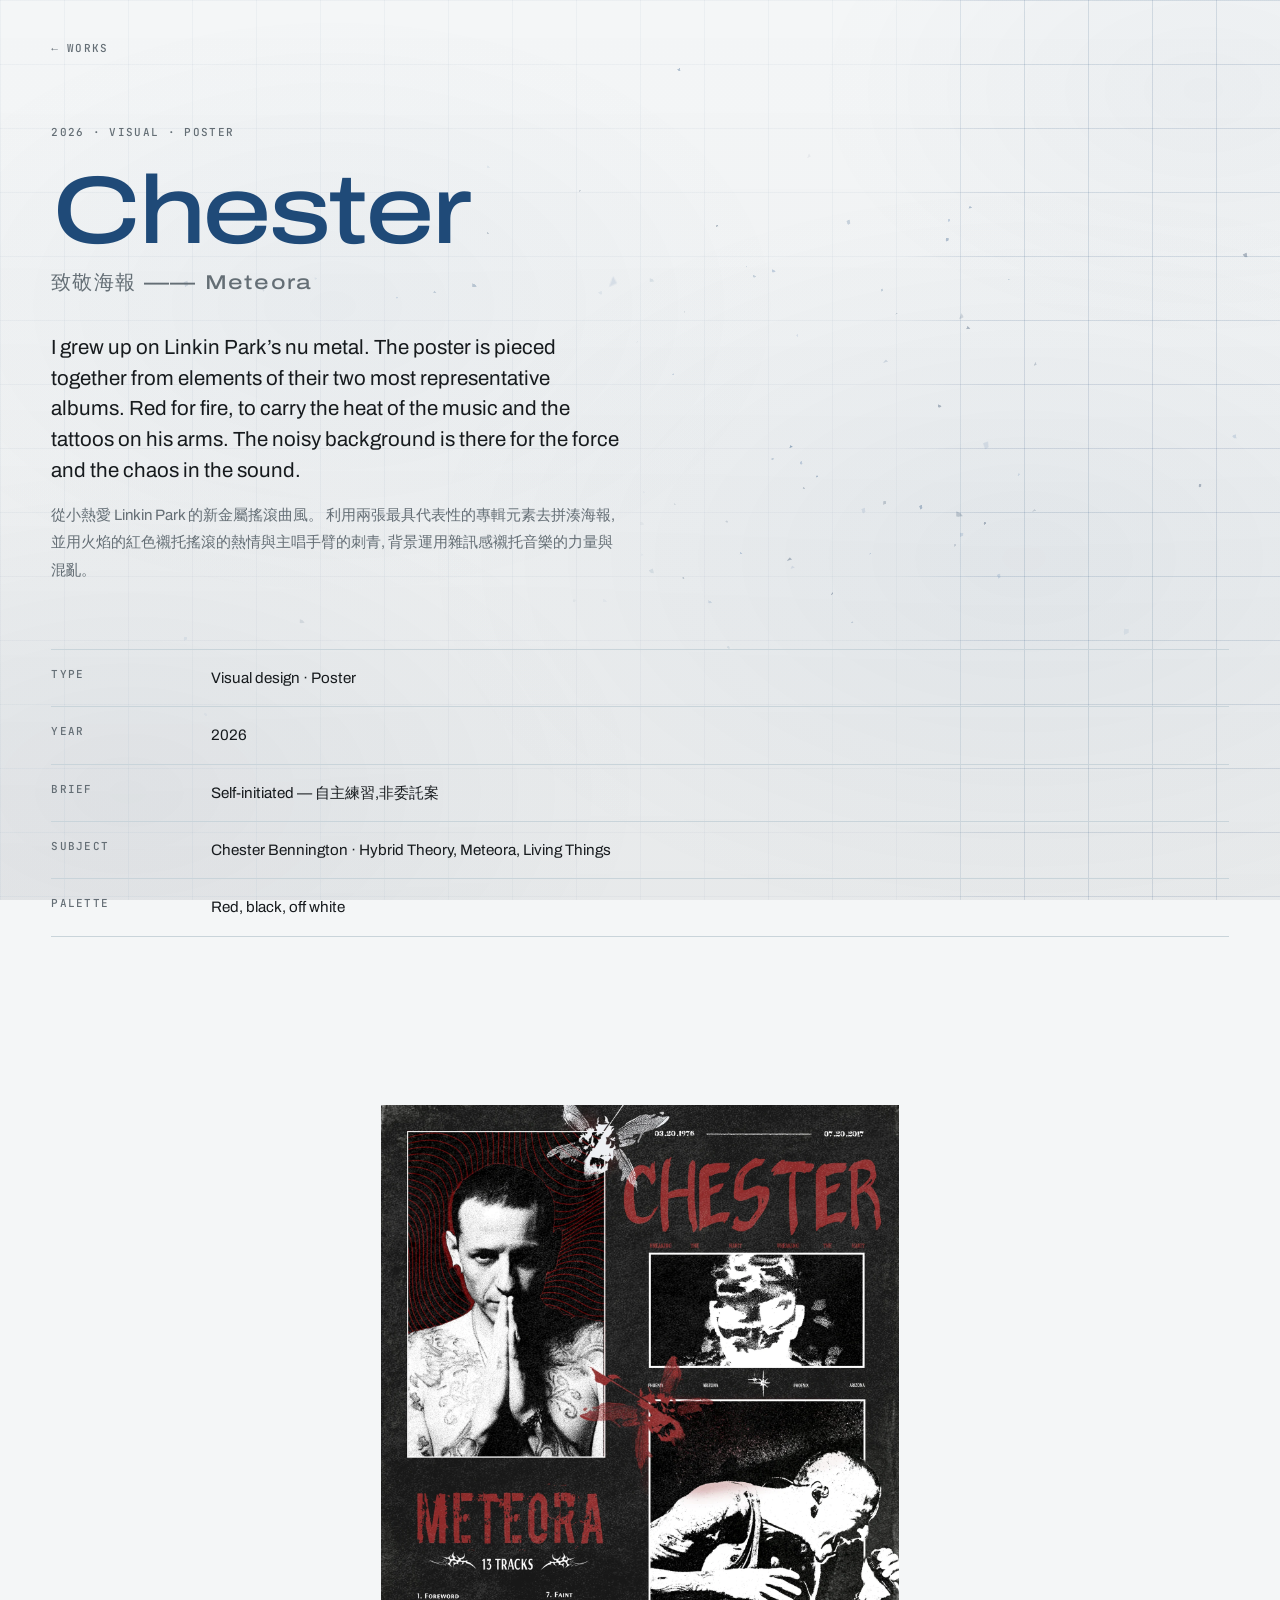
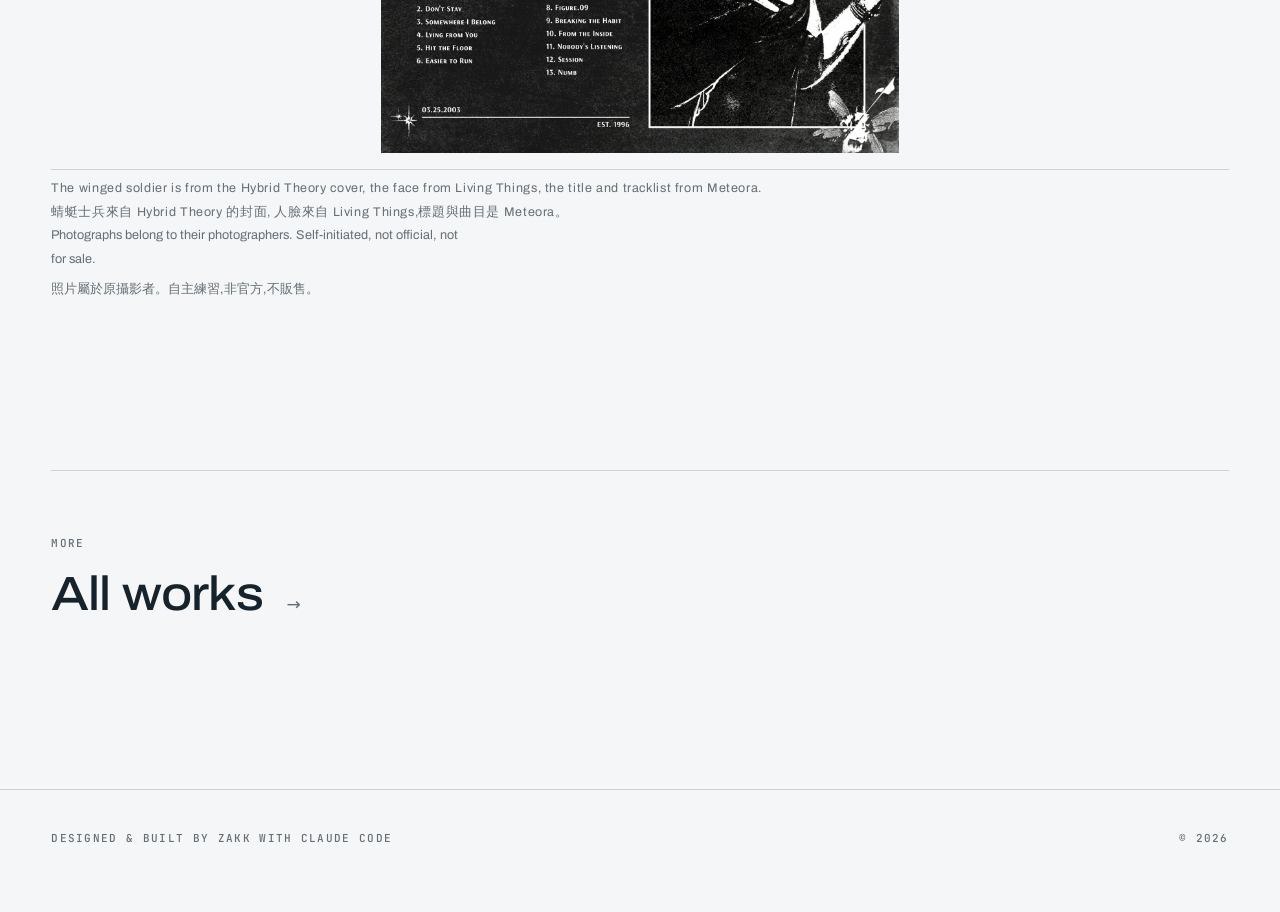
<file: works/chester/index.html>
<!DOCTYPE html>
<html lang="en">
<head>
  <meta charset="UTF-8">
  <meta name="viewport" content="width=device-width, initial-scale=1.0">

  <title>Chester — Zakk</title>
  <meta name="description" content="A self-initiated tribute poster for Chester Bennington, pieced together from elements of Linkin Park&#39;s two most representative albums. 2026.">

  <link rel="preload" href="../../assets/fonts/archivo-latin.woff2" as="font" type="font/woff2" crossorigin>
  <!-- 🔴 碎片引擎要等這張圖載完才開始畫 —— 沒有它就是一顆粒子都沒有。 -->
  <link rel="preload" href="../../assets/3d/dragon.webp" as="image" type="image/webp">

  <!-- ?v= 是快取版本號:改完 CSS/JS 記得 +1 -->
  <link rel="stylesheet" href="../../css/style.css?v=196">
  <link rel="stylesheet" href="../../css/work.css?v=53">
</head>

<body>
  <a class="skip-link" href="#main">Skip to content</a>

  <div class="page-atmos" aria-hidden="true"></div>

  <canvas class="fragments" aria-hidden="true"></canvas>
  <canvas class="dragon-side" aria-hidden="true"></canvas>
  <canvas class="ambient" aria-hidden="true"></canvas>

  <header class="topbar">
    <a class="wordmark" href="../../">Zakk</a>
    <nav class="nav" aria-label="Sections">
      <a href="../../#works" aria-label="Works"><span class="nav__num">01</span><span class="nav__label">Works</span></a>
      <a href="../../#about" aria-label="About"><span class="nav__num">02</span><span class="nav__label">About</span></a>
      <a href="../../#photos" aria-label="Photos"><span class="nav__num">03</span><span class="nav__label">Photos</span></a>
    </nav>
  </header>

  <main id="main" class="work">

    <a class="work-back" href="../../#works"><i>&larr;</i> Works</a>

    <!-- ══════════ 開場 ══════════
         ⚠️ 這件是**自主練習**,不是接案也不是官方合作,而且照片不是他拍的。
         頁面上一定要標清楚(facts 的 Brief 那一列 + 最後的 note)——
         被面試官問到的時候,答案要在頁面上就看得到,不是臨場解釋。 -->
    <section class="work-hero">
      <p class="work-eyebrow reveal">2026 &middot; Visual &middot; Poster</p>

      <h1 class="work-title reveal" style="--delay: 60ms">Chester
        <span class="work-title-zh" lang="zh-Hant">致敬海報 —— Meteora</span>
      </h1>

      <!-- 🔴 這段是 Zakk 自己寫的,只補了標點。不要改成比較「漂亮」的講法。 -->
      <p class="work-lede reveal" style="--delay: 140ms">
        I grew up on Linkin Park&rsquo;s nu metal. The poster is pieced together from
        elements of their two most representative albums. Red for fire, to carry the heat
        of the music and the tattoos on his arms. The noisy background is there for the
        force and the chaos in the sound.
        <span class="work-lede-zh" lang="zh-Hant">從小熱愛 Linkin Park 的新金屬搖滾曲風。
          利用兩張最具代表性的專輯元素去拼湊海報,並用火焰的紅色襯托搖滾的熱情與主唱手臂的刺青,
          背景運用雜訊感襯托音樂的力量與混亂。</span>
      </p>

      <dl class="facts reveal" style="--delay: 200ms">
        <div class="facts__row">
          <dt class="facts__k">Type</dt>
          <dd class="facts__v">Visual design &middot; Poster</dd>
        </div>
        <div class="facts__row">
          <dt class="facts__k">Year</dt>
          <dd class="facts__v">2026</dd>
        </div>
        <div class="facts__row">
          <dt class="facts__k">Brief</dt>
          <dd class="facts__v">Self-initiated &mdash;
            <span class="zh" lang="zh-Hant">自主練習,非委託案</span></dd>
        </div>
        <div class="facts__row">
          <dt class="facts__k">Subject</dt>
          <!-- 兩張專輯:Meteora 的曲目與標題字,加上 Hybrid Theory 封面那個
               有蜻蜓翅膀的士兵(海報左上與右下角)。文案說「兩張」,這裡就要對得上。 -->
          <dd class="facts__v">Chester Bennington &middot; Hybrid Theory, Meteora, Living Things</dd>
        </div>
        <div class="facts__row">
          <dt class="facts__k">Palette</dt>
          <dd class="facts__v">Red, black, off white</dd>
        </div>
      </dl>
    </section>

    <figure class="plate plate--render plate--opening reveal">
      <img src="../../assets/works/chester/chester-poster.webp"
           alt="Chester 致敬海報:黑底上有紅色的 CHESTER 字樣、蜻蜓翅膀的士兵、碎裂的人臉與 Meteora 十三首曲目"
           width="1600" height="2000">
      <!-- 只說元素出處,不解釋作品。Zakk 要的是「這幾個東西是哪來的」,
           不是一段設計論述 —— 他已經說過「不要放過多解釋,就當一個小作品」。 -->
      <figcaption class="plate__cap">
        The winged soldier is from the Hybrid Theory cover, the face from Living Things,
        the title and tracklist from Meteora.
        <span class="zh" lang="zh-Hant">蜻蜓士兵來自 Hybrid Theory 的封面,
          人臉來自 Living Things,標題與曲目是 Meteora。</span>
      </figcaption>
    </figure>


    <!-- 版權說明留著 —— 這不是「解釋作品」,是保護他自己:
         面試被問「這是官方的嗎」時,答案頁面上就有。字級已經是最小的。 -->
    <p class="ch__note reveal">
      <small>Photographs belong to their photographers. Self-initiated, not official,
      not for sale.
      <span class="zh" lang="zh-Hant">照片屬於原攝影者。自主練習,非官方,不販售。</span></small>
    </p>


    <!-- ══════════ 下一件 ══════════ -->
    <nav class="work-next reveal" aria-label="More work">
      <span class="work-next__k">More</span>
      <a class="work-next__link" href="../../#works">
        <span class="work-next__name">All works</span>
        <i class="work-next__arrow" aria-hidden="true">&rarr;</i>
      </a>
    </nav>

  </main>

  <footer class="footer">
    <p>Designed &amp; built by Zakk with Claude Code</p>
    <p>&copy; 2026</p>
  </footer>

  <script src="../../js/main.js?v=230"></script>
</body>
</html>
</file>
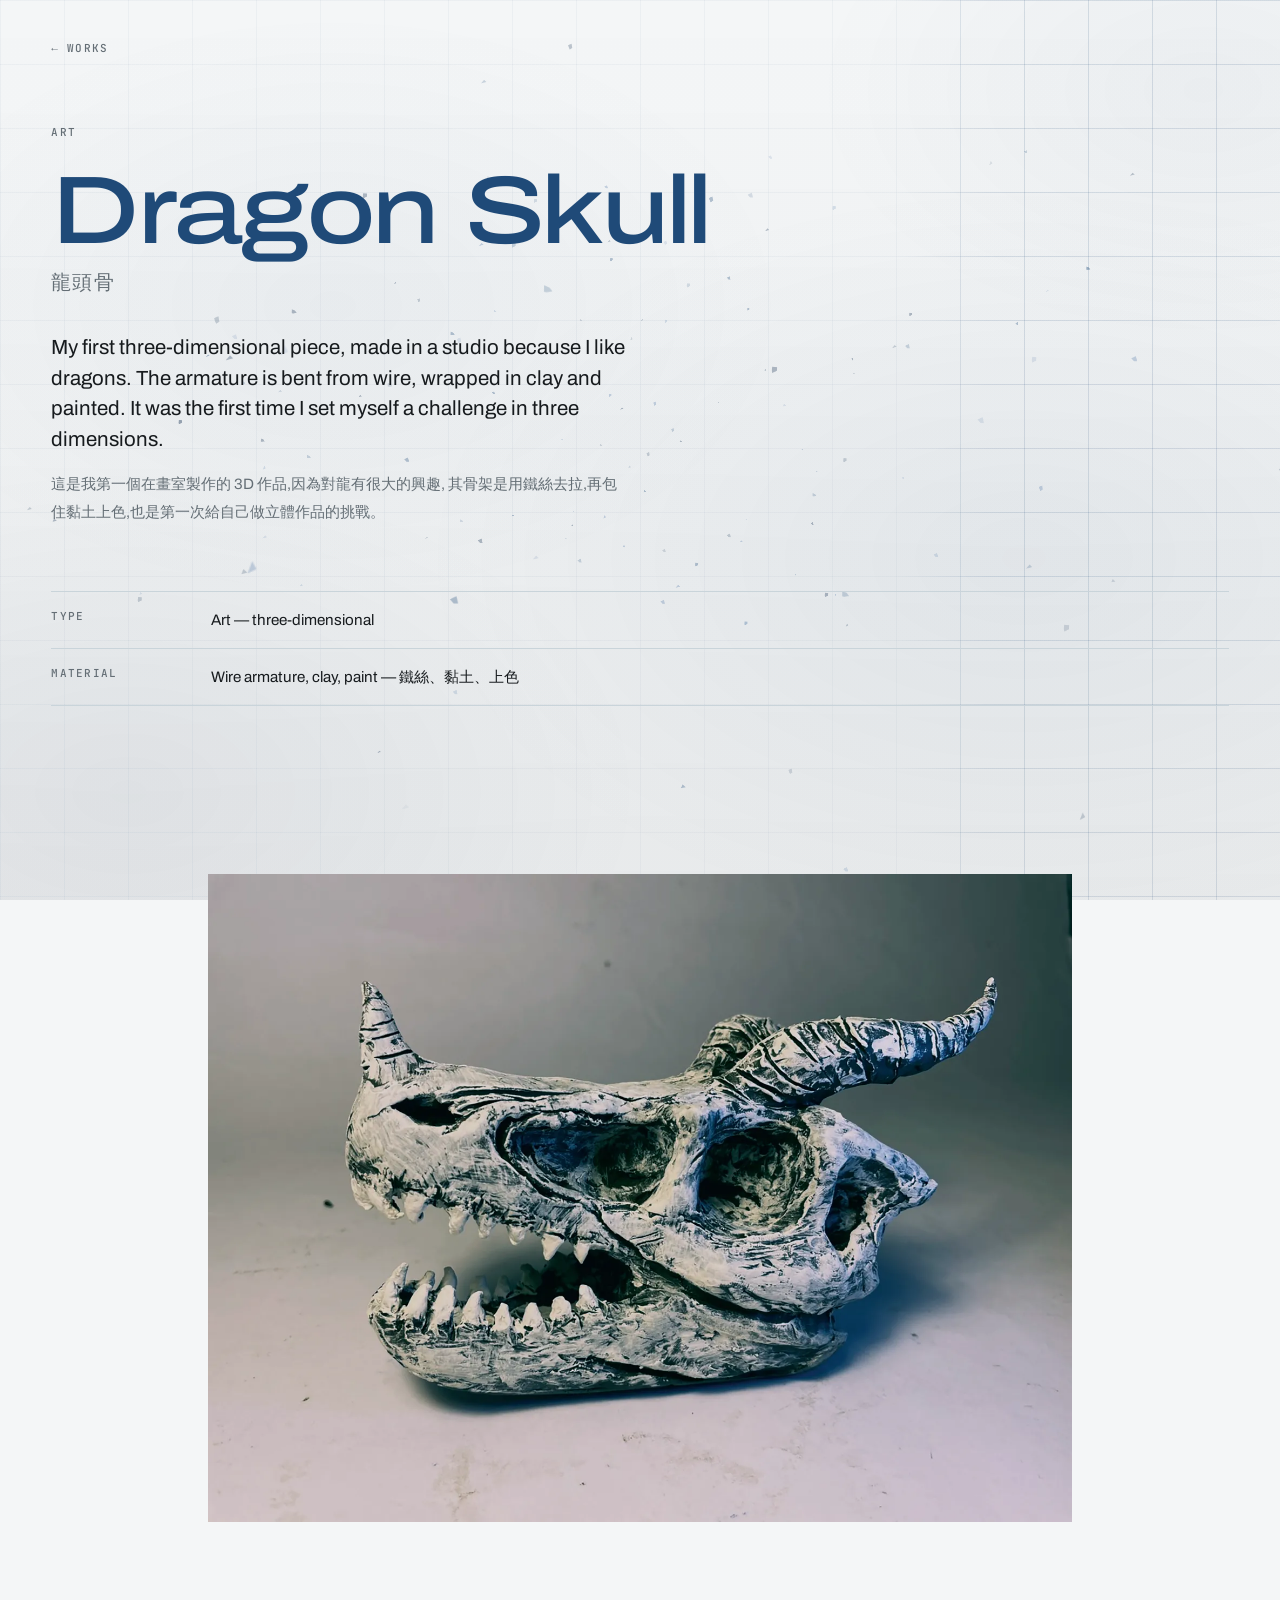
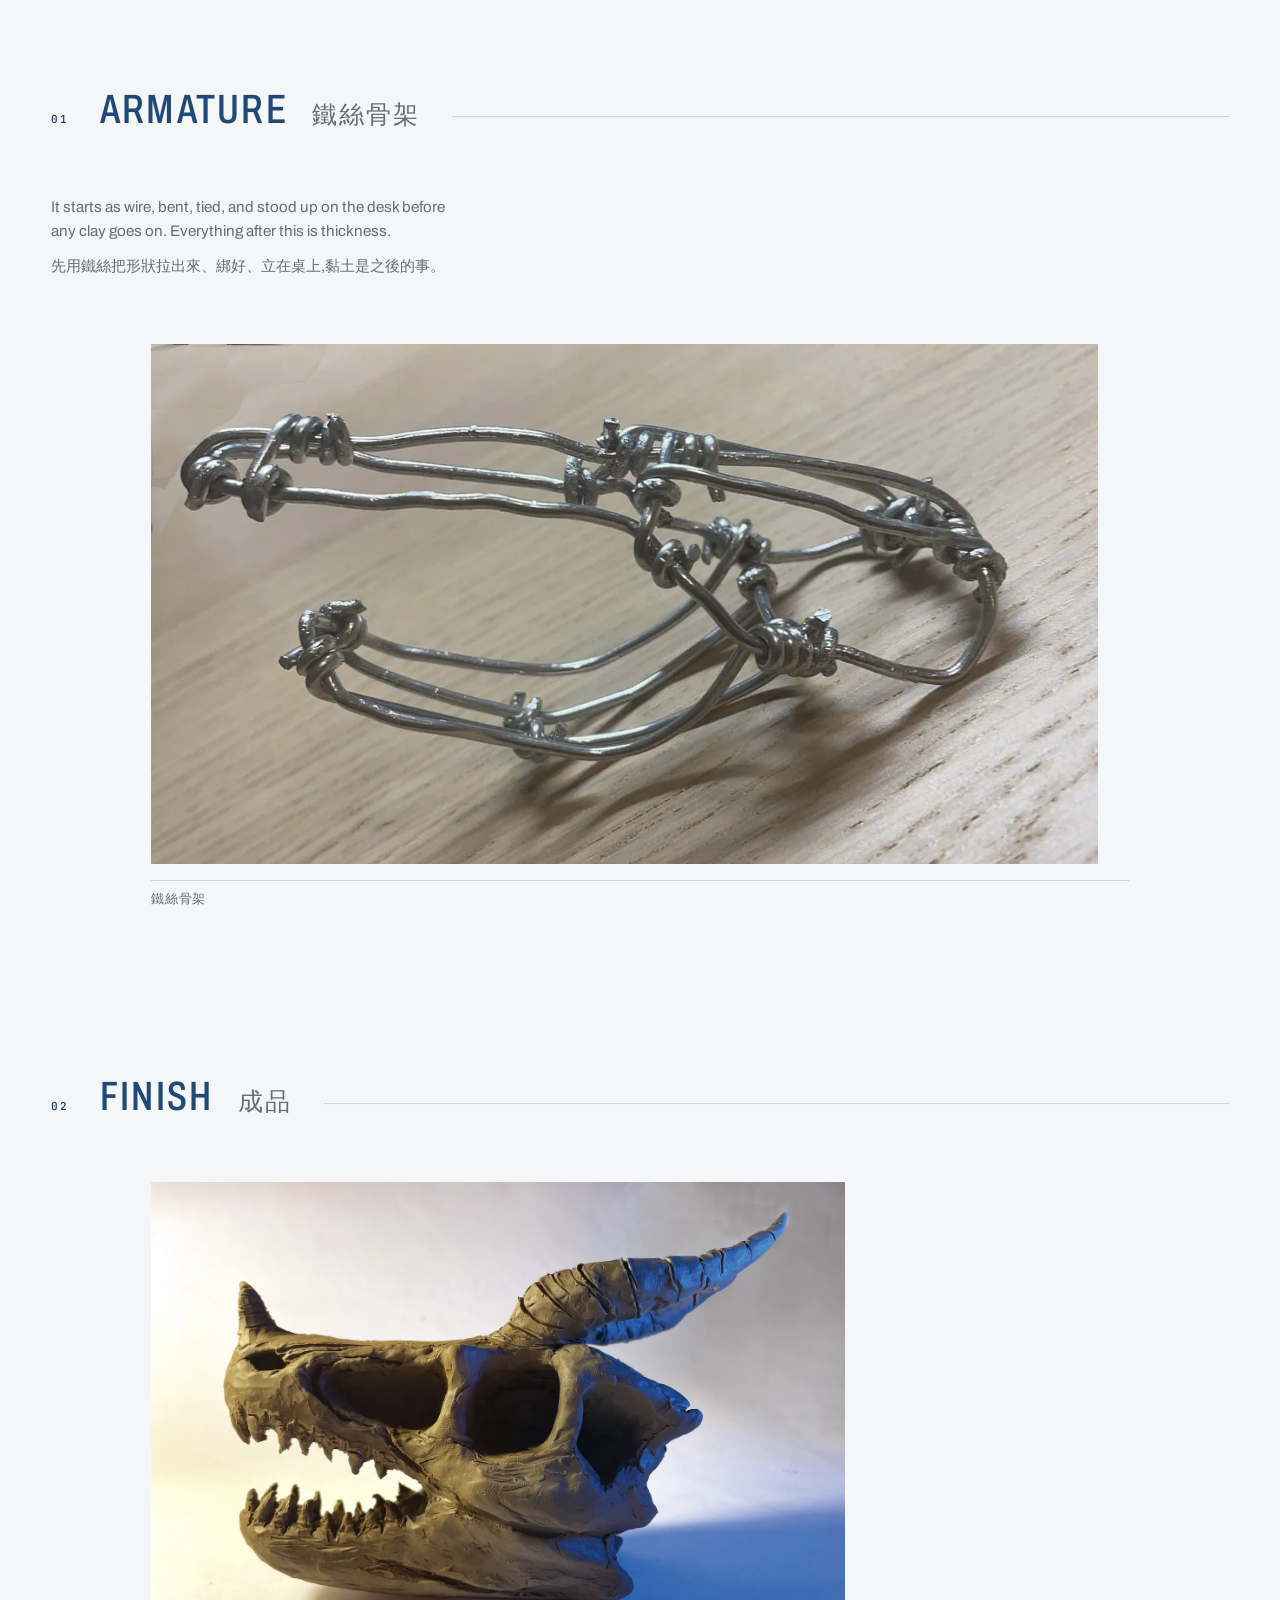
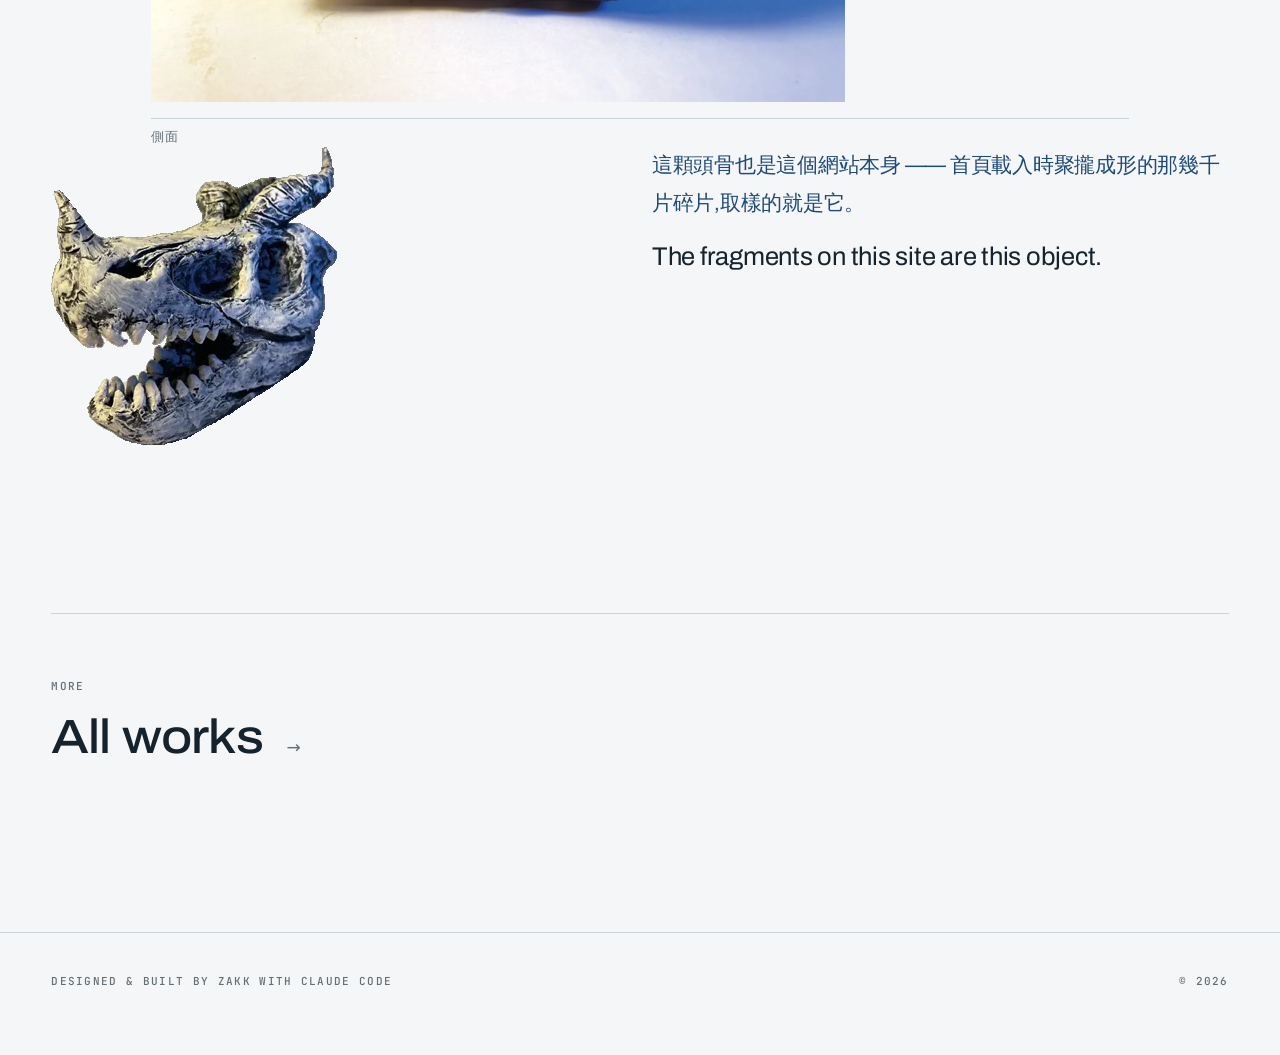
<file: works/dragon/index.html>
<!DOCTYPE html>
<html lang="en">
<head>
  <meta charset="UTF-8">
  <meta name="viewport" content="width=device-width, initial-scale=1.0">

  <title>Dragon Skull — Zakk</title>
  <meta name="description" content="A dragon skull built from wire and clay — the first three-dimensional piece I made for myself. It is also the object this whole site is made of.">

  <link rel="preload" href="../../assets/fonts/archivo-latin.woff2" as="font" type="font/woff2" crossorigin>
  <!-- 🔴 碎片引擎要等這張圖載完才開始畫 —— 沒有它就是一顆粒子都沒有。
       它原本排在 main.js 解析完之後才開始下載,是整條載入鏈的最後面;
       手機的行動網路每次來回 100-300ms,那段空窗看得出來(Zakk:「載入也沒有粒子了」)。
       preload 讓它跟 CSS / 字型並行下載。 -->
  <link rel="preload" href="../../assets/3d/dragon.webp" as="image" type="image/webp">

  <!-- ?v= 是快取版本號:改完 CSS/JS 記得 +1 -->
  <link rel="stylesheet" href="../../css/style.css?v=196">
  <link rel="stylesheet" href="../../css/work.css?v=53">
</head>

<body>
  <a class="skip-link" href="#main">Skip to content</a>

  <div class="page-atmos" aria-hidden="true"></div>

  <!-- 碎片:跟主頁同一套引擎、同一顆頭骨(assets/3d/dragon.webp),
       換頁不會覺得到了別的網站。
       ⚠️ 這裡原本有 data-src / data-flat 指向 bones/spine.svg ——
       那是 §47 把多骨頭系統拆掉之前的東西,main.js 早就不讀了,
       檔案也從來沒被載入過(network log 確認),已移除。 -->
  <canvas class="fragments" aria-hidden="true"></canvas>

  <!-- 右側的龍身:跟首屏同一套粒子(引擎在 main.js 最後一段)。
       只在 >1441px 出現,手機完全不畫。 -->
  <canvas class="dragon-side" aria-hidden="true"></canvas>

  <canvas class="ambient" aria-hidden="true"></canvas>

  <header class="topbar">
    <a class="wordmark" href="../../">Zakk</a>
    <nav class="nav" aria-label="Sections">
      <a href="../../#works" aria-label="Works"><span class="nav__num">01</span><span class="nav__label">Works</span></a>
      <a href="../../#about" aria-label="About"><span class="nav__num">02</span><span class="nav__label">About</span></a>
      <a href="../../#photos" aria-label="Photos"><span class="nav__num">03</span><span class="nav__label">Photos</span></a>
    </nav>
  </header>

  <main id="main" class="work">

    <a class="work-back" href="../../#works"><i>&larr;</i> Works</a>

    <!-- ══════════ 開場 ══════════ -->
    <section class="work-hero">
      <p class="work-eyebrow reveal">Art</p>

      <h1 class="work-title reveal" style="--delay: 60ms">Dragon Skull
        <span class="work-title-zh" lang="zh-Hant">龍頭骨</span>
      </h1>

      <p class="work-lede reveal" style="--delay: 140ms">
        My first three-dimensional piece, made in a studio because I like dragons.
        The armature is bent from wire, wrapped in clay and painted. It was the first time I set myself a challenge in three dimensions.
        <span class="work-lede-zh" lang="zh-Hant">這是我第一個在畫室製作的 3D 作品,因為對龍有很大的興趣,
          其骨架是用鐵絲去拉,再包住黏土上色,也是第一次給自己做立體作品的挑戰。</span>
      </p>

      <dl class="facts reveal" style="--delay: 200ms">
        <div class="facts__row">
          <dt class="facts__k">Type</dt>
          <dd class="facts__v">Art &mdash; three-dimensional</dd>
        </div>
        <div class="facts__row">
          <dt class="facts__k">Material</dt>
          <dd class="facts__v">Wire armature, clay, paint &mdash;
            <span class="zh" lang="zh-Hant">鐵絲、黏土、上色</span></dd>
        </div>
      </dl>
    </section>

    <figure class="plate plate--render plate--opening reveal">
      <img src="../../assets/works/dragon/dragon-02.webp"
           alt="上色完成的龍頭骨,張口露出牙齒,頭頂有一對彎角,表面是灰白與藍調的斑駁質感"
           width="1600" height="1199">
    </figure>


    <!-- ══════════ 01 骨架 ══════════ -->
    <section class="ch" id="armature">
      <div class="ch__head reveal">
        <span class="ch__num">01</span>
        <h2 class="ch__title">Armature <span class="zh" lang="zh-Hant">鐵絲骨架</span></h2>
        <span class="ch__rule" aria-hidden="true"></span>
      </div>

      <p class="ch__note reveal">
        It starts as wire, bent, tied, and stood up on the desk before any clay
        goes on. Everything after this is thickness.
        <span class="zh" lang="zh-Hant">先用鐵絲把形狀拉出來、綁好、立在桌上,黏土是之後的事。</span>
      </p>

      <div class="plates">
        <figure class="plate plate--render plate--inset reveal">
          <img src="../../assets/works/dragon/dragon-03.webp" loading="lazy"
               alt="用鋁線彎折綁紮出來的頭骨骨架,放在木桌上" width="1417" height="778">
          <figcaption class="plate__cap" lang="zh-Hant">鐵絲骨架</figcaption>
        </figure>
      </div>
    </section>


    <!-- ══════════ 02 成品 ══════════ -->
    <section class="ch" id="finish">
      <div class="ch__head reveal">
        <span class="ch__num">02</span>
        <h2 class="ch__title">Finish <span class="zh" lang="zh-Hant">成品</span></h2>
        <span class="ch__rule" aria-hidden="true"></span>
      </div>

      <div class="plates">
        <figure class="plate plate--render plate--inset reveal">
          <img src="../../assets/works/dragon/dragon-01.webp" loading="lazy"
               alt="龍頭骨側面,土黃色調,角向後彎" width="1600" height="1200">
          <figcaption class="plate__cap" lang="zh-Hant">側面</figcaption>
        </figure>
      </div>

      <!-- 這不是文案,是這個網站的事實:首屏那團碎片就是這顆頭骨的照片拆出來的
           (assets/3d/dragon.webp 就是這一張)。所以去背的那張直接擺在句子旁邊。 -->
      <div class="plates">
        <figure class="plate plate--render plate--cutout plate--half reveal">
          <img src="../../assets/works/dragon/dragon-04.webp" loading="lazy"
               alt="去背的龍頭骨 —— 這張就是全站碎片的取樣來源" width="286" height="298">
        </figure>
        <div class="plate plate--half reveal">
          <p class="pull" style="margin-top: 0">
            <span class="zh" lang="zh-Hant">這顆頭骨也是這個網站本身 ——
              首頁載入時聚攏成形的那幾千片碎片,取樣的就是它。</span>
            The fragments on this site are this object.
          </p>
        </div>
      </div>
    </section>


    <!-- ══════════ 下一件 ══════════ -->
    <nav class="work-next reveal" aria-label="More work">
      <span class="work-next__k">More</span>
      <a class="work-next__link" href="../../#works">
        <span class="work-next__name">All works</span>
        <i class="work-next__arrow" aria-hidden="true">&rarr;</i>
      </a>
    </nav>

  </main>

  <footer class="footer">
    <p>Designed &amp; built by Zakk with Claude Code</p>
    <p>&copy; 2026</p>
  </footer>

  <script src="../../js/main.js?v=230"></script>
</body>
</html>
</file>
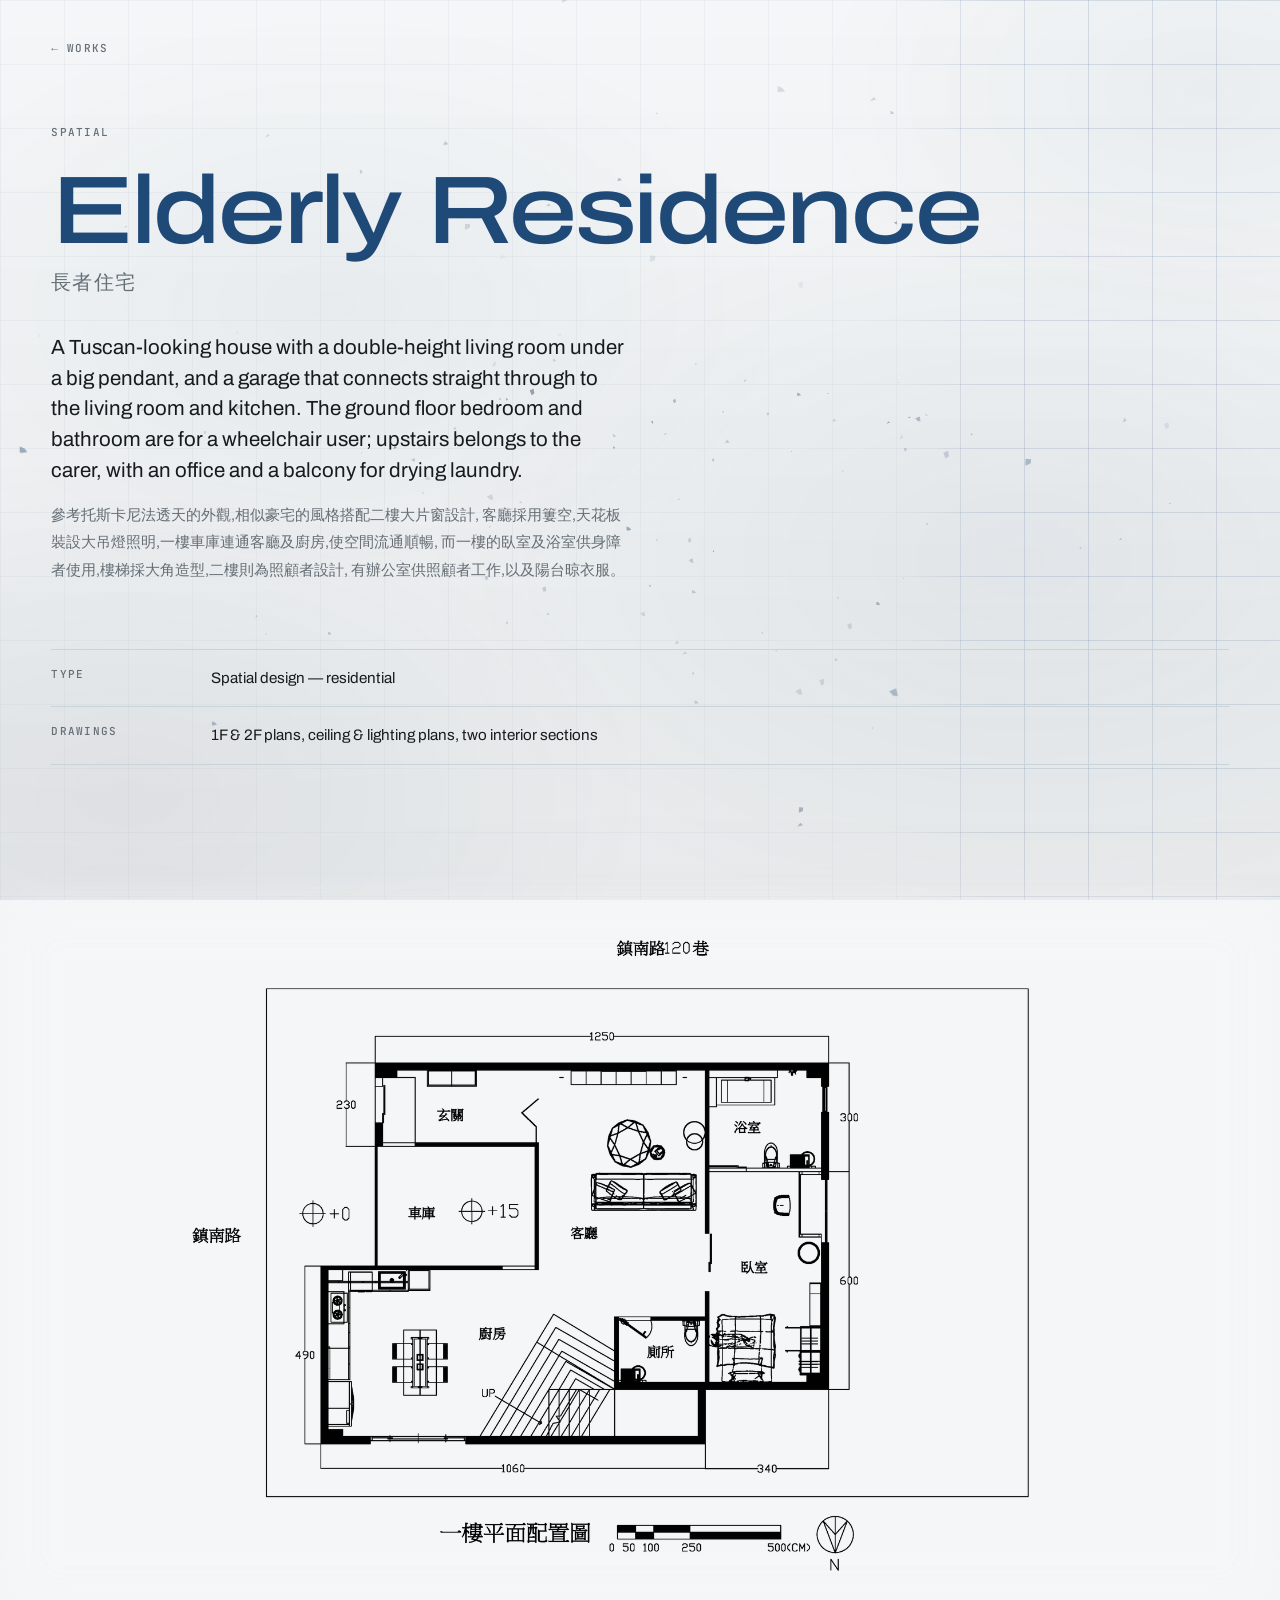
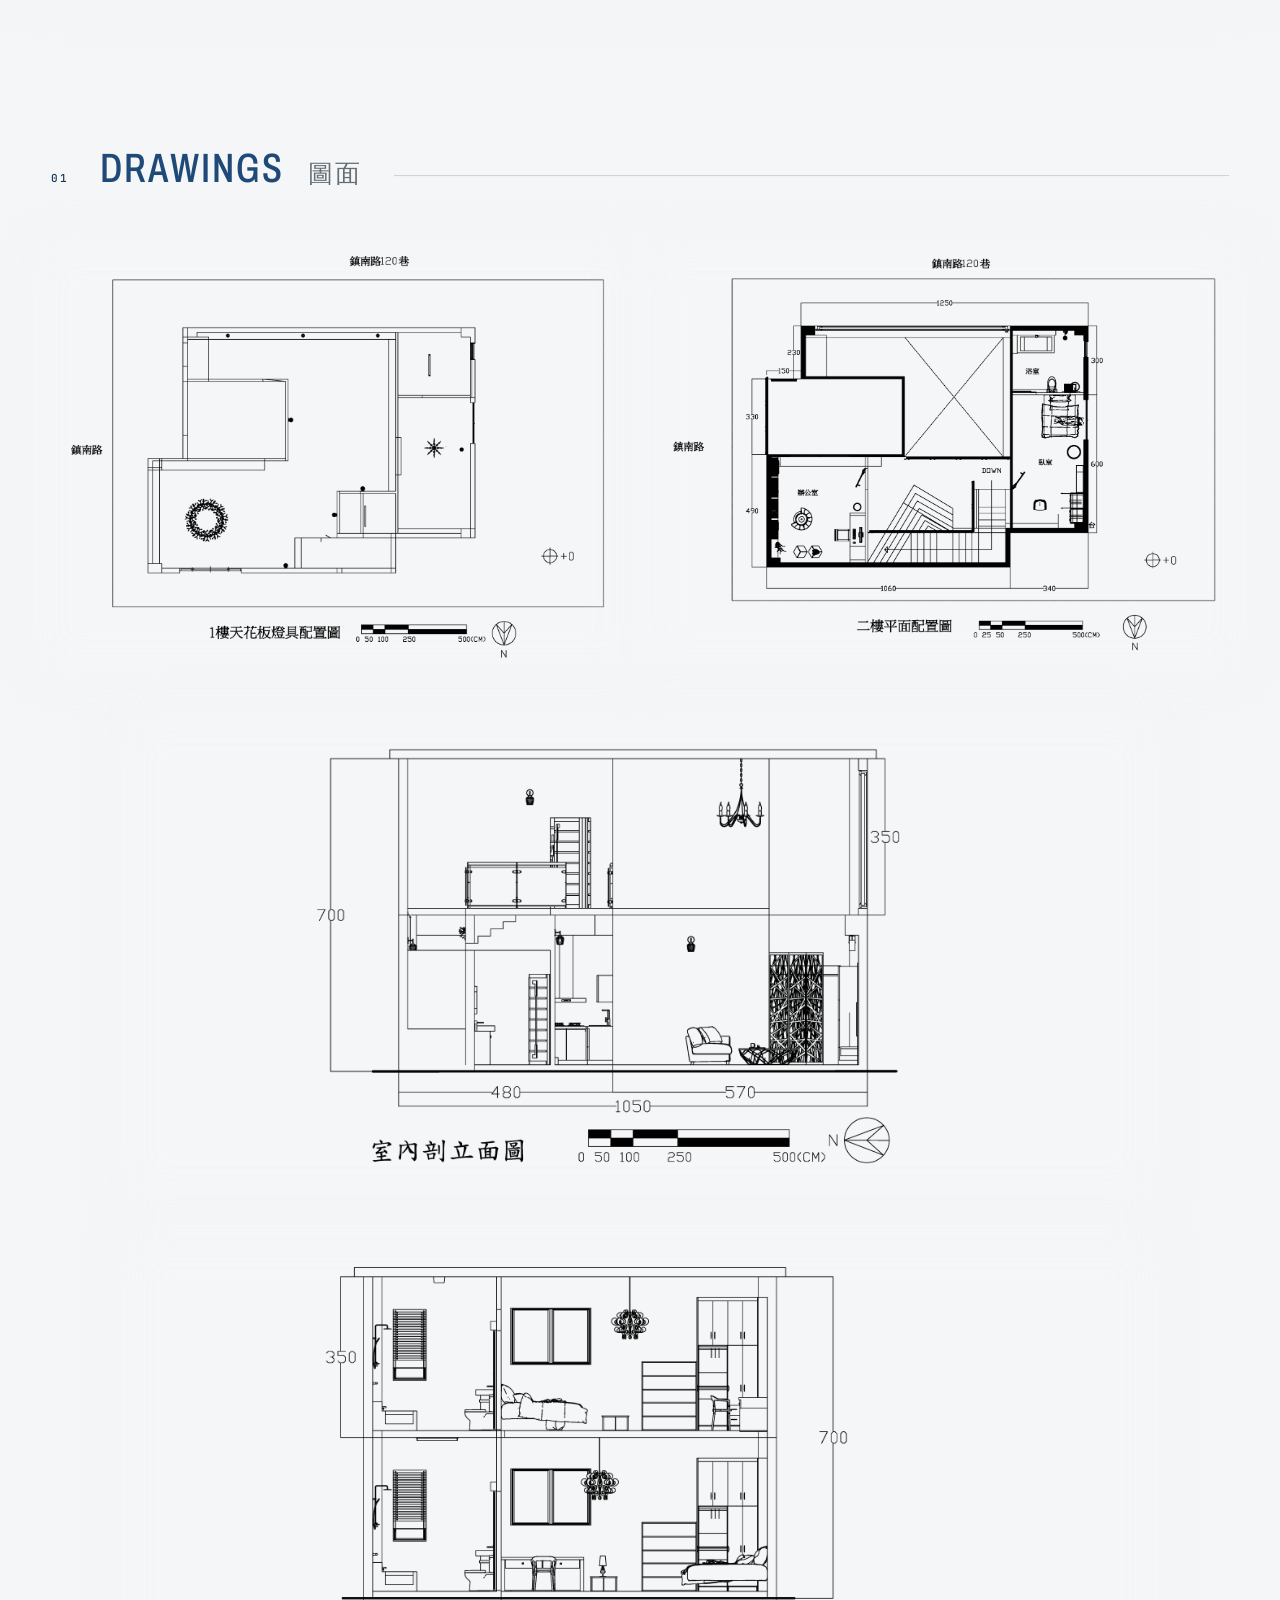
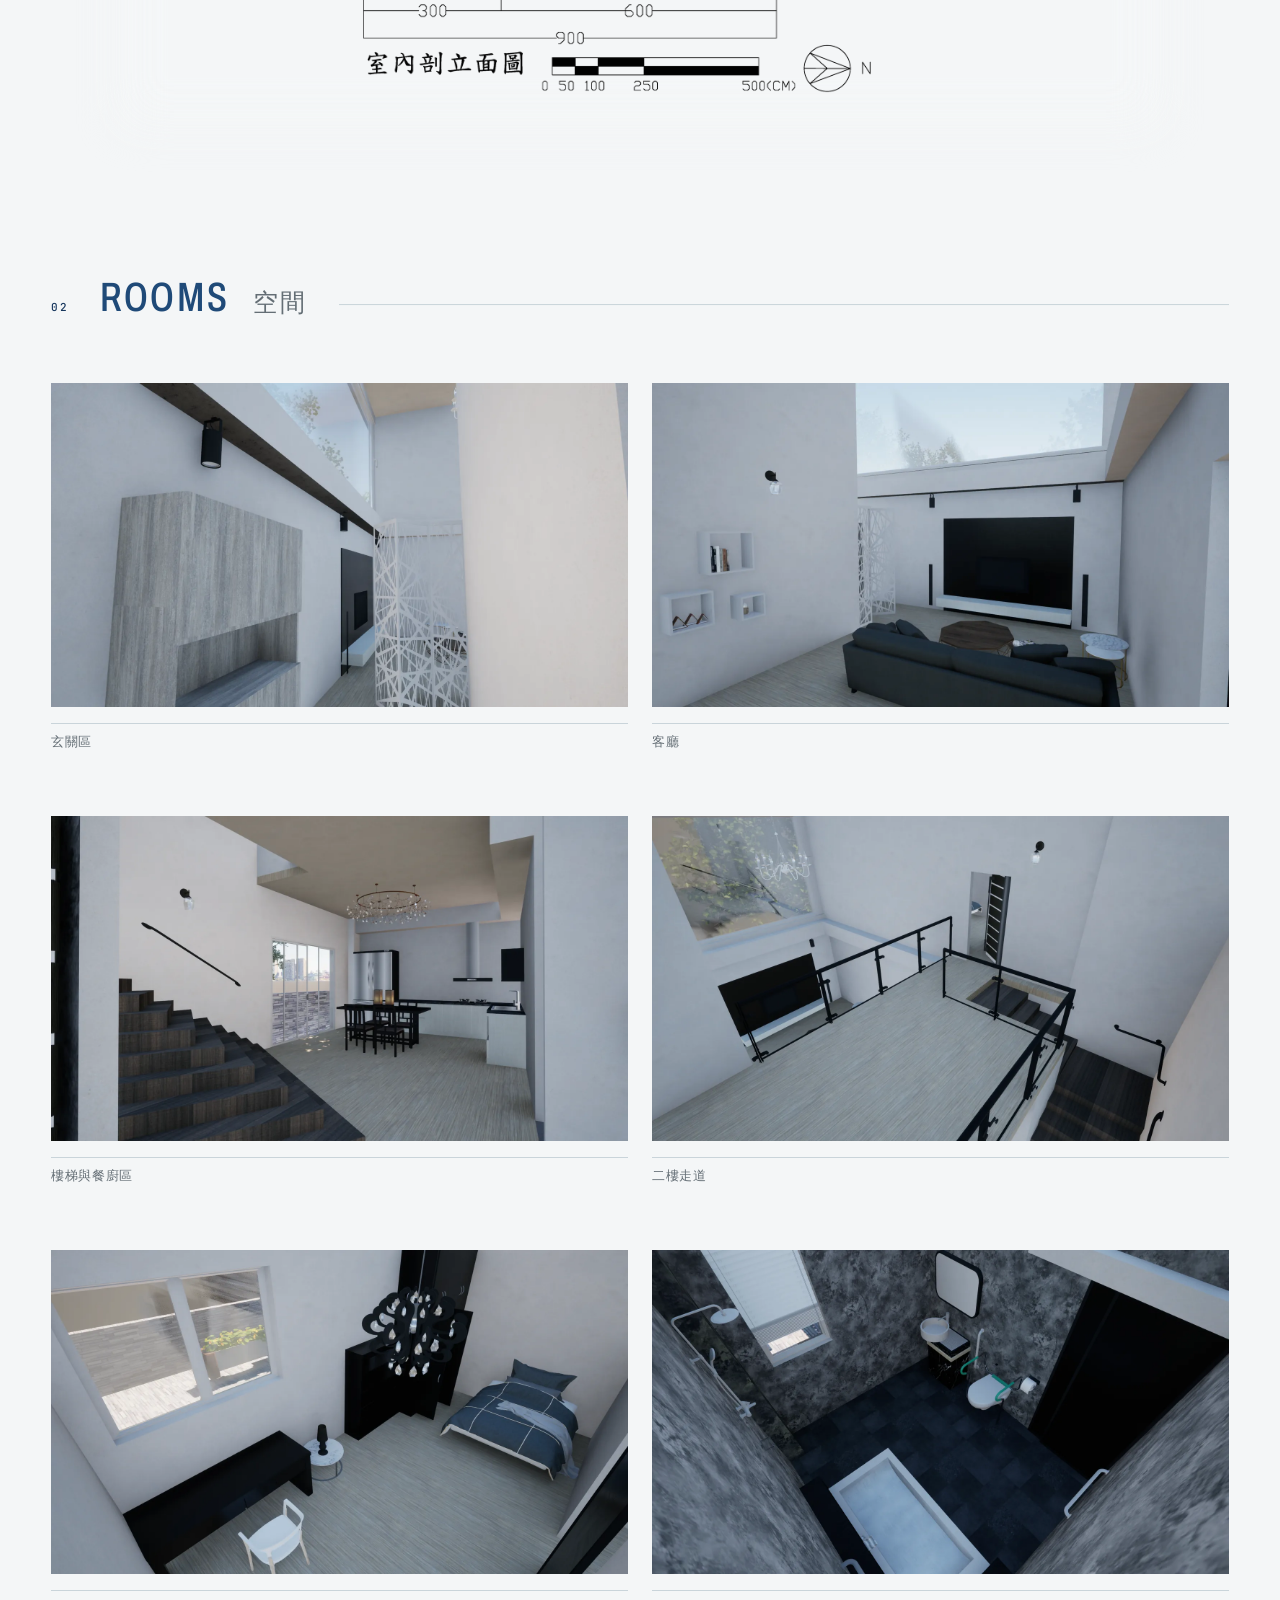
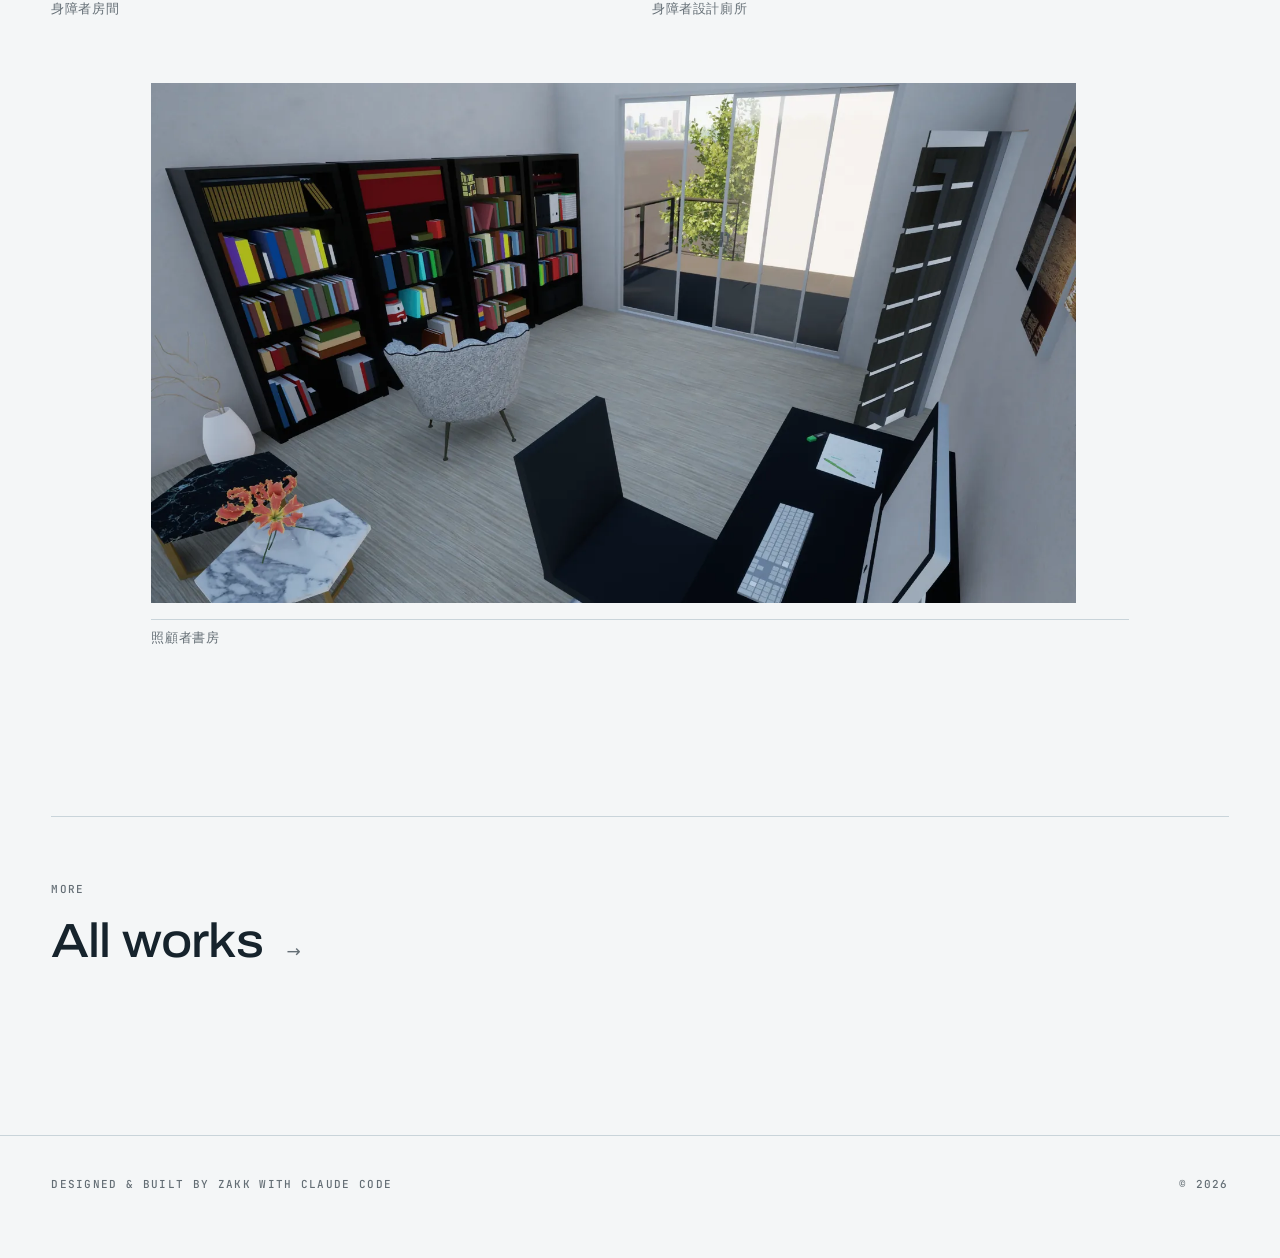
<file: works/elderly/index.html>
<!DOCTYPE html>
<html lang="en">
<head>
  <meta charset="UTF-8">
  <meta name="viewport" content="width=device-width, initial-scale=1.0">

  <title>Elderly Residence — Zakk</title>
  <meta name="description" content="A two-storey house planned around a wheelchair user downstairs and a live-in carer upstairs.">

  <link rel="preload" href="../../assets/fonts/archivo-latin.woff2" as="font" type="font/woff2" crossorigin>
  <!-- 🔴 碎片引擎要等這張圖載完才開始畫 —— 沒有它就是一顆粒子都沒有。
       它原本排在 main.js 解析完之後才開始下載,是整條載入鏈的最後面;
       手機的行動網路每次來回 100-300ms,那段空窗看得出來(Zakk:「載入也沒有粒子了」)。
       preload 讓它跟 CSS / 字型並行下載。 -->
  <link rel="preload" href="../../assets/3d/dragon.webp" as="image" type="image/webp">

  <!-- ?v= 是快取版本號:改完 CSS/JS 記得 +1 -->
  <link rel="stylesheet" href="../../css/style.css?v=196">
  <link rel="stylesheet" href="../../css/work.css?v=53">
</head>

<body>
  <a class="skip-link" href="#main">Skip to content</a>

  <div class="page-atmos" aria-hidden="true"></div>

  <!-- 碎片:跟主頁同一套引擎、同一顆頭骨(assets/3d/dragon.webp),
       換頁不會覺得到了別的網站。
       ⚠️ 這裡原本有 data-src / data-flat 指向 bones/spine.svg ——
       那是 §47 把多骨頭系統拆掉之前的東西,main.js 早就不讀了,
       檔案也從來沒被載入過(network log 確認),已移除。 -->
  <canvas class="fragments" aria-hidden="true"></canvas>

  <!-- 右側的龍身:跟首屏同一套粒子(引擎在 main.js 最後一段)。
       只在 >1441px 出現,手機完全不畫。 -->
  <canvas class="dragon-side" aria-hidden="true"></canvas>

  <canvas class="ambient" aria-hidden="true"></canvas>

  <header class="topbar">
    <a class="wordmark" href="../../">Zakk</a>
    <nav class="nav" aria-label="Sections">
      <a href="../../#works" aria-label="Works"><span class="nav__num">01</span><span class="nav__label">Works</span></a>
      <a href="../../#about" aria-label="About"><span class="nav__num">02</span><span class="nav__label">About</span></a>
      <a href="../../#photos" aria-label="Photos"><span class="nav__num">03</span><span class="nav__label">Photos</span></a>
    </nav>
  </header>

  <main id="main" class="work">

    <a class="work-back" href="../../#works"><i>&larr;</i> Works</a>

    <!-- ══════════ 開場 ══════════ -->
    <section class="work-hero">
      <p class="work-eyebrow reveal">Spatial</p>

      <h1 class="work-title reveal" style="--delay: 60ms">Elderly Residence
        <span class="work-title-zh" lang="zh-Hant">長者住宅</span>
      </h1>

      <p class="work-lede reveal" style="--delay: 140ms">
        A Tuscan-looking house with a double-height living room under a big pendant,
        and a garage that connects straight through to the living room and kitchen.
        The ground floor bedroom and bathroom are for a wheelchair user; upstairs
        belongs to the carer, with an office and a balcony for drying laundry.
        <span class="work-lede-zh" lang="zh-Hant">參考托斯卡尼法透天的外觀,相似豪宅的風格搭配二樓大片窗設計,
          客廳採用簍空,天花板裝設大吊燈照明,一樓車庫連通客廳及廚房,使空間流通順暢,
          而一樓的臥室及浴室供身障者使用,樓梯採大角造型,二樓則為照顧者設計,
          有辦公室供照顧者工作,以及陽台晾衣服。</span>
      </p>

      <dl class="facts reveal" style="--delay: 200ms">
        <div class="facts__row">
          <dt class="facts__k">Type</dt>
          <dd class="facts__v">Spatial design &mdash; residential</dd>
        </div>
        <div class="facts__row">
          <dt class="facts__k">Drawings</dt>
          <dd class="facts__v">1F &amp; 2F plans, ceiling &amp; lighting plans, two interior sections</dd>
        </div>
      </dl>
    </section>

    <figure class="plate plate--drawing plate--opening reveal">
      <img src="../../assets/works/elderly/elderly-01.webp"
           alt="一樓平面配置圖,標有玄關、車庫、客廳、廚房、浴室與臥室,右下角是比例尺與北方箭頭"
           width="1600" height="1132">
    </figure>


    <!-- ══════════ 01 圖面 ══════════ -->
    <section class="ch" id="drawings">
      <div class="ch__head reveal">
        <span class="ch__num">01</span>
        <h2 class="ch__title">Drawings <span class="zh" lang="zh-Hant">圖面</span></h2>
        <span class="ch__rule" aria-hidden="true"></span>
      </div>

      <div class="plates">
        <!-- 圖面不加圖說 —— 圖裡本來就印著自己的名字 -->
        <figure class="plate plate--drawing plate--half reveal">
          <img src="../../assets/works/elderly/elderly-02.webp" loading="lazy"
               alt="一樓天花板及燈具配置圖" width="1600" height="1132">
        </figure>
        <figure class="plate plate--drawing plate--half reveal">
          <img src="../../assets/works/elderly/elderly-03.webp" loading="lazy"
               alt="二樓平面配置圖" width="1600" height="1115">
        </figure>

        <figure class="plate plate--drawing plate--inset reveal">
          <img src="../../assets/works/elderly/elderly-04.webp" loading="lazy"
               alt="室內剖立面圖,可以看到挑空的客廳與樓梯" width="1600" height="1132">
        </figure>
        <figure class="plate plate--drawing plate--inset reveal">
          <img src="../../assets/works/elderly/elderly-05.webp" loading="lazy"
               alt="室內剖立面圖,切過臥室與浴室" width="1600" height="1132">
        </figure>
      </div>
    </section>


    <!-- ══════════ 02 空間 ══════════ -->
    <section class="ch" id="rooms">
      <div class="ch__head reveal">
        <span class="ch__num">02</span>
        <h2 class="ch__title">Rooms <span class="zh" lang="zh-Hant">空間</span></h2>
        <span class="ch__rule" aria-hidden="true"></span>
      </div>

      <div class="plates">
        <figure class="plate plate--render plate--half reveal">
          <img src="../../assets/works/elderly/elderly-06.webp" loading="lazy"
               alt="玄關區渲染,石材牆面與挑高天井,旁邊是白色鏤空造型立燈" width="1600" height="900">
          <figcaption class="plate__cap" lang="zh-Hant">玄關區</figcaption>
        </figure>
        <figure class="plate plate--render plate--half reveal">
          <img src="../../assets/works/elderly/elderly-07.webp" loading="lazy"
               alt="客廳渲染,深色沙發面對壁掛電視,上方是長條天窗" width="1600" height="900">
          <figcaption class="plate__cap" lang="zh-Hant">客廳</figcaption>
        </figure>

        <figure class="plate plate--render plate--half reveal">
          <img src="../../assets/works/elderly/elderly-08.webp" loading="lazy"
               alt="從樓梯望向餐廚區,深色階梯與圓形吊燈下的餐桌" width="1600" height="900">
          <figcaption class="plate__cap" lang="zh-Hant">樓梯與餐廚區</figcaption>
        </figure>
        <figure class="plate plate--render plate--half reveal">
          <img src="../../assets/works/elderly/elderly-09.webp" loading="lazy"
               alt="二樓走道渲染,黑色鐵件欄杆沿著挑空邊緣" width="1600" height="900">
          <figcaption class="plate__cap" lang="zh-Hant">二樓走道</figcaption>
        </figure>

        <figure class="plate plate--render plate--half reveal">
          <img src="../../assets/works/elderly/elderly-10.webp" loading="lazy"
               alt="臥室渲染,床鋪靠窗,天花板是黑色枝狀吊燈" width="1600" height="900">
          <figcaption class="plate__cap" lang="zh-Hant">身障者房間</figcaption>
        </figure>
        <figure class="plate plate--render plate--half reveal">
          <img src="../../assets/works/elderly/elderly-11.webp" loading="lazy"
               alt="無障礙浴室俯視渲染,淋浴區與浴缸並排,牆面是深色石材" width="1600" height="900">
          <figcaption class="plate__cap" lang="zh-Hant">身障者設計廁所</figcaption>
        </figure>

        <figure class="plate plate--render plate--inset reveal">
          <img src="../../assets/works/elderly/elderly-12.webp" loading="lazy"
               alt="書房渲染,整面書牆、書桌與單椅,窗外有綠意" width="1600" height="900">
          <figcaption class="plate__cap" lang="zh-Hant">照顧者書房</figcaption>
        </figure>
      </div>
    </section>


    <!-- ══════════ 下一件 ══════════ -->
    <nav class="work-next reveal" aria-label="More work">
      <span class="work-next__k">More</span>
      <a class="work-next__link" href="../../#works">
        <span class="work-next__name">All works</span>
        <i class="work-next__arrow" aria-hidden="true">&rarr;</i>
      </a>
    </nav>

  </main>

  <footer class="footer">
    <p>Designed &amp; built by Zakk with Claude Code</p>
    <p>&copy; 2026</p>
  </footer>

  <script src="../../js/main.js?v=230"></script>
</body>
</html>
</file>
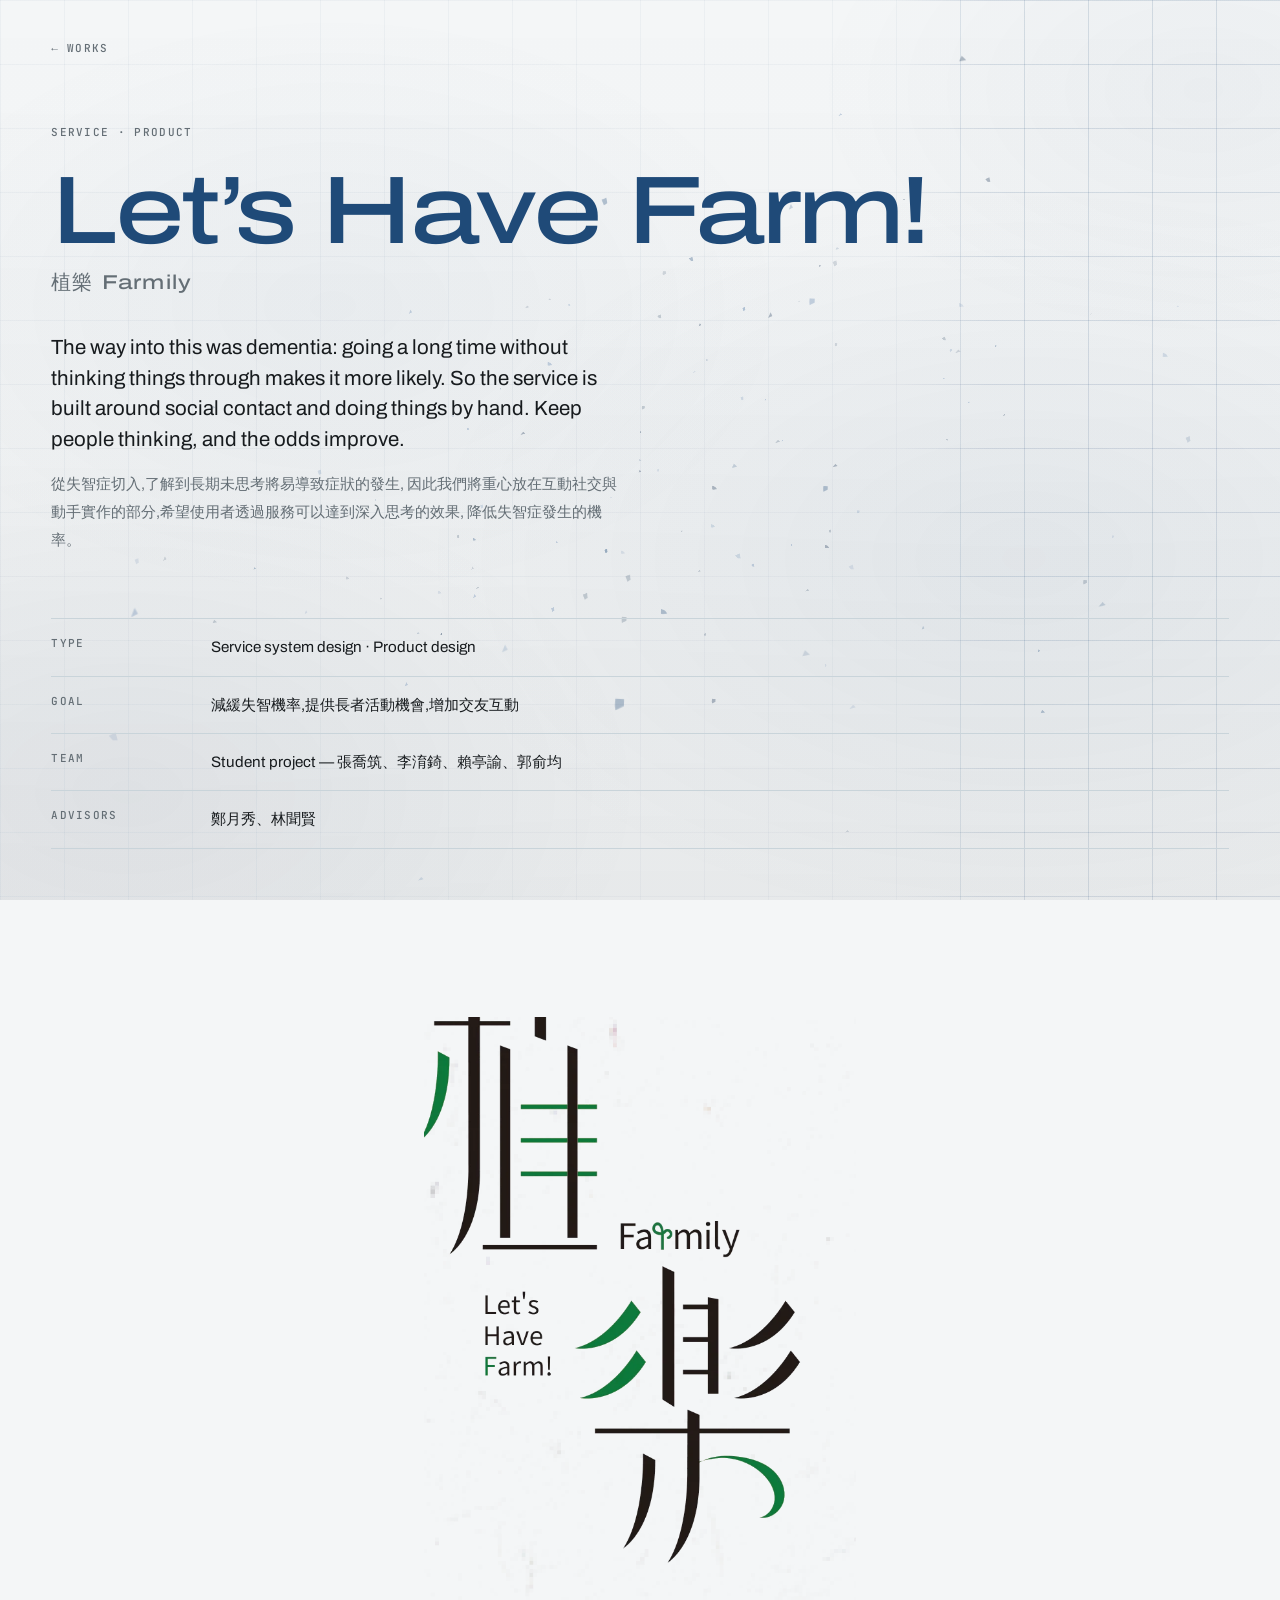
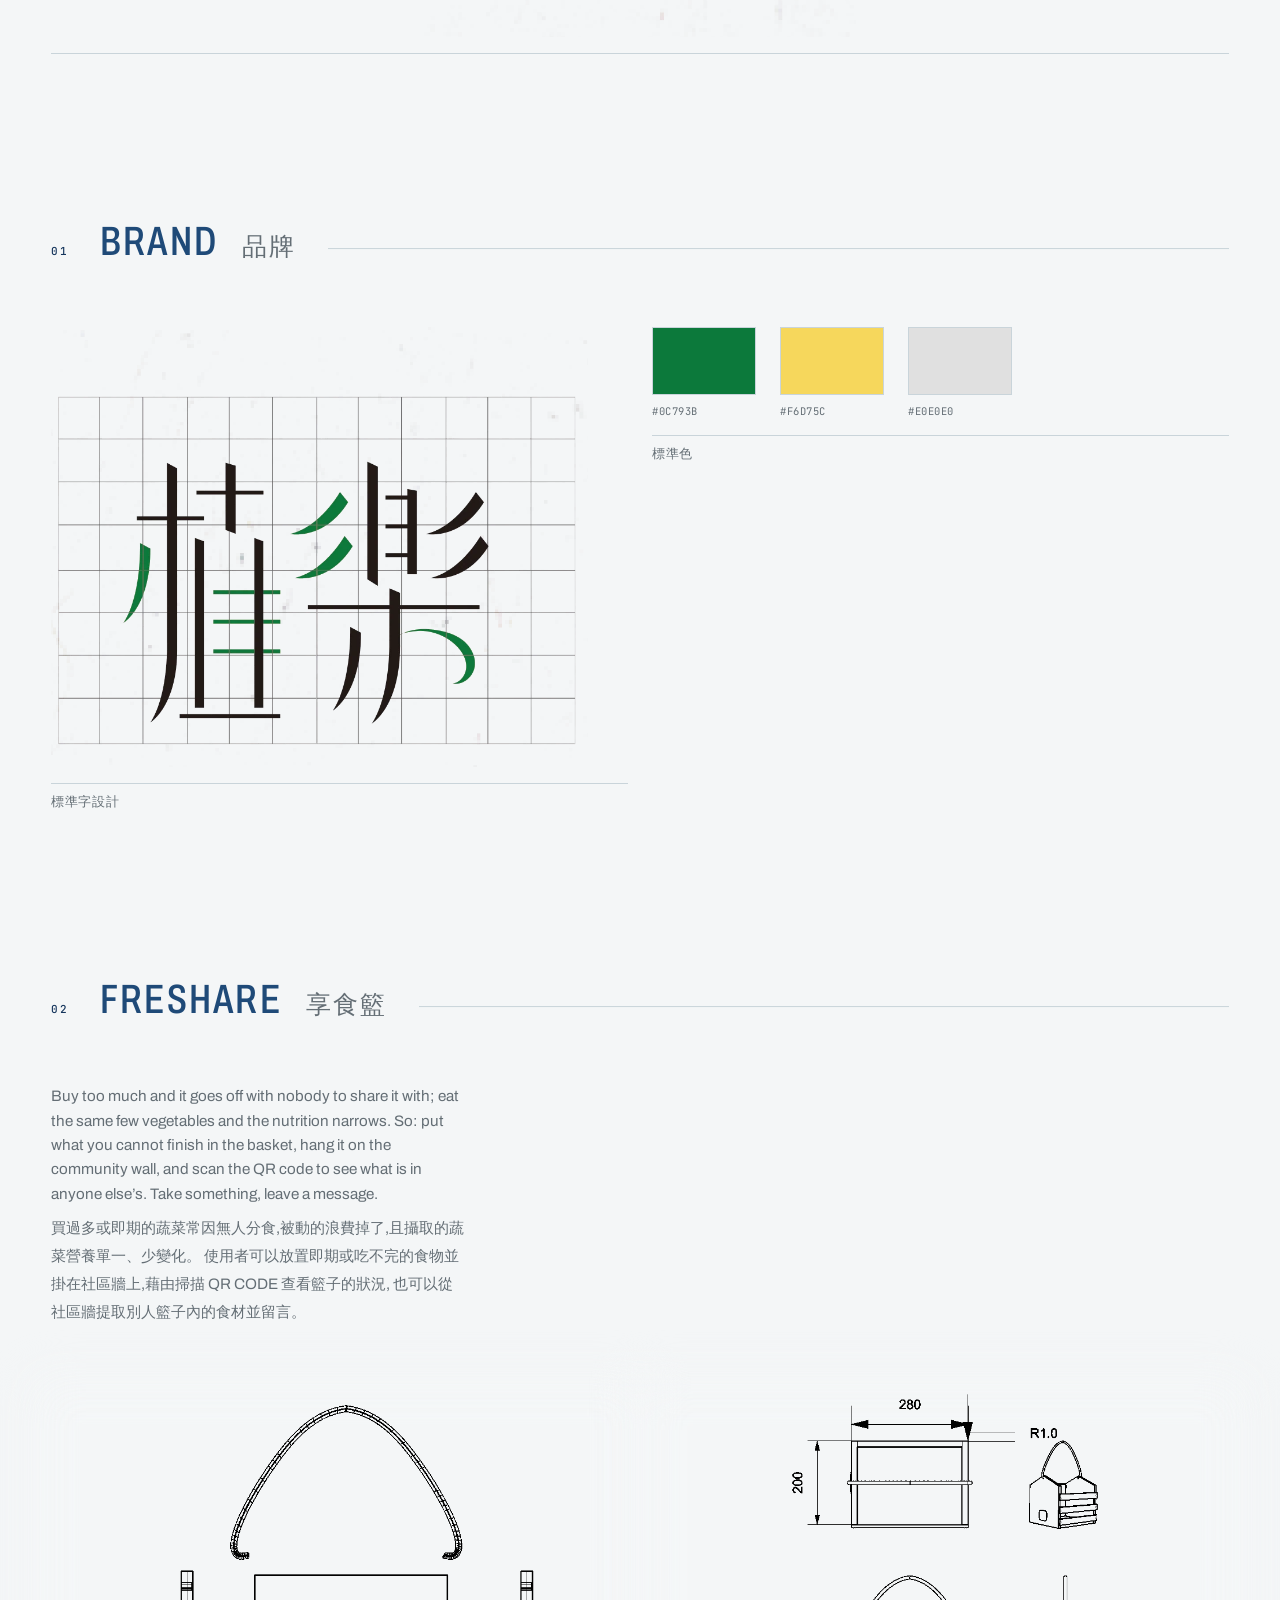
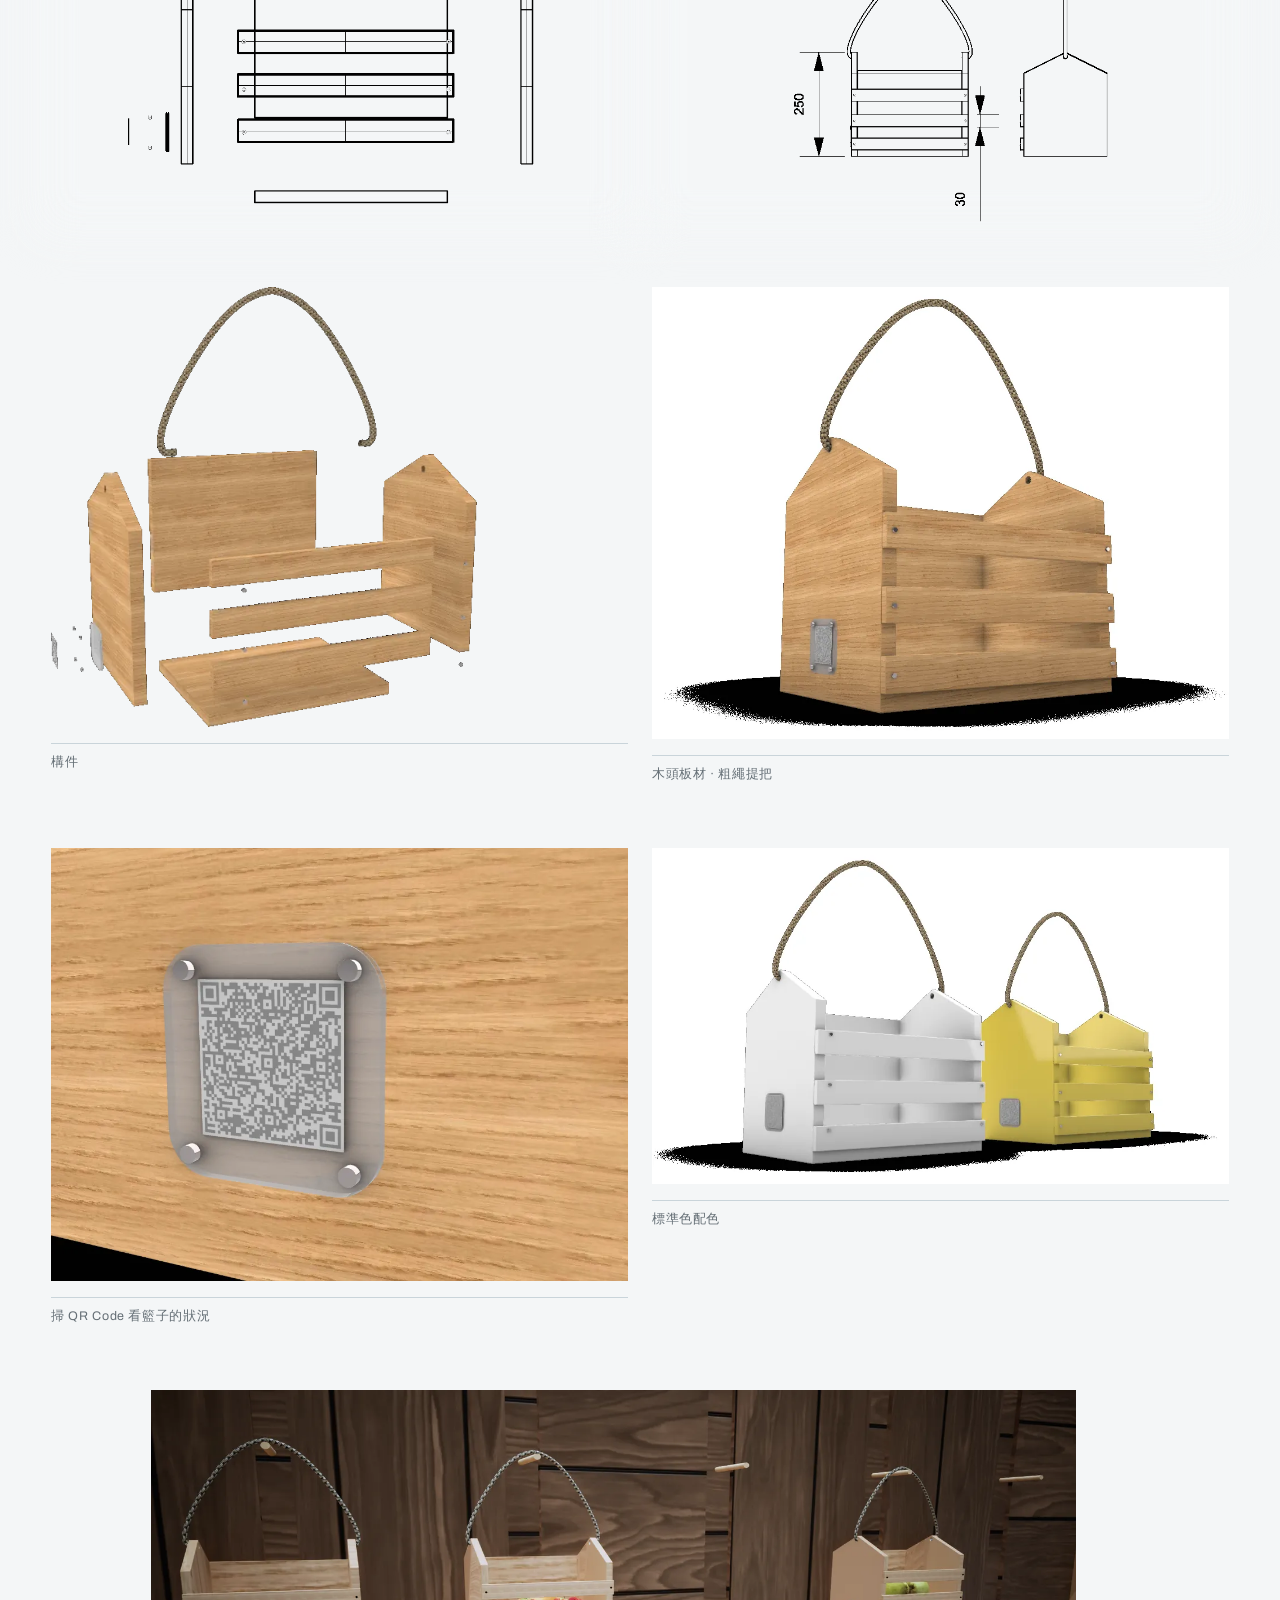
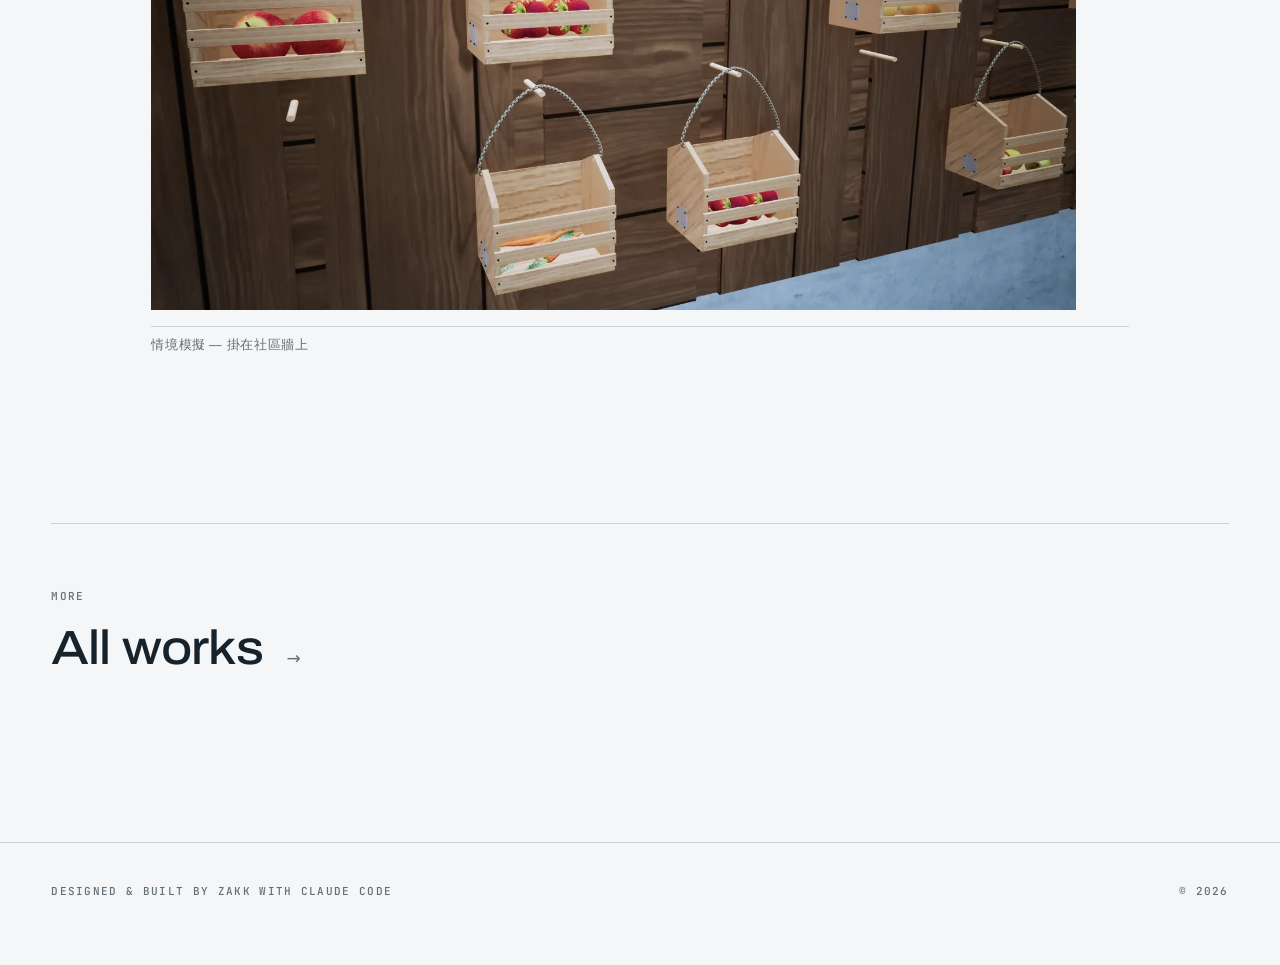
<file: works/farmily/index.html>
<!DOCTYPE html>
<html lang="en">
<head>
  <meta charset="UTF-8">
  <meta name="viewport" content="width=device-width, initial-scale=1.0">

  <title>Let&#39;s Have Farm! — Zakk</title>
  <meta name="description" content="A service system against dementia: a shared basket you hang on a community wall so food gets passed on instead of thrown out.">

  <link rel="preload" href="../../assets/fonts/archivo-latin.woff2" as="font" type="font/woff2" crossorigin>
  <!-- 🔴 碎片引擎要等這張圖載完才開始畫 —— 沒有它就是一顆粒子都沒有。
       它原本排在 main.js 解析完之後才開始下載,是整條載入鏈的最後面;
       手機的行動網路每次來回 100-300ms,那段空窗看得出來(Zakk:「載入也沒有粒子了」)。
       preload 讓它跟 CSS / 字型並行下載。 -->
  <link rel="preload" href="../../assets/3d/dragon.webp" as="image" type="image/webp">

  <!-- ?v= 是快取版本號:改完 CSS/JS 記得 +1 -->
  <link rel="stylesheet" href="../../css/style.css?v=196">
  <link rel="stylesheet" href="../../css/work.css?v=53">
</head>

<body>
  <a class="skip-link" href="#main">Skip to content</a>

  <div class="page-atmos" aria-hidden="true"></div>

  <!-- 碎片:跟主頁同一套引擎、同一顆頭骨(assets/3d/dragon.webp),
       換頁不會覺得到了別的網站。
       ⚠️ 這裡原本有 data-src / data-flat 指向 bones/spine.svg ——
       那是 §47 把多骨頭系統拆掉之前的東西,main.js 早就不讀了,
       檔案也從來沒被載入過(network log 確認),已移除。 -->
  <canvas class="fragments" aria-hidden="true"></canvas>

  <!-- 右側的龍身:跟首屏同一套粒子(引擎在 main.js 最後一段)。
       只在 >1441px 出現,手機完全不畫。 -->
  <canvas class="dragon-side" aria-hidden="true"></canvas>

  <canvas class="ambient" aria-hidden="true"></canvas>

  <header class="topbar">
    <a class="wordmark" href="../../">Zakk</a>
    <nav class="nav" aria-label="Sections">
      <a href="../../#works" aria-label="Works"><span class="nav__num">01</span><span class="nav__label">Works</span></a>
      <a href="../../#about" aria-label="About"><span class="nav__num">02</span><span class="nav__label">About</span></a>
      <a href="../../#photos" aria-label="Photos"><span class="nav__num">03</span><span class="nav__label">Photos</span></a>
    </nav>
  </header>

  <main id="main" class="work">

    <a class="work-back" href="../../#works"><i>&larr;</i> Works</a>

    <!-- ══════════ 開場 ══════════ -->
    <section class="work-hero">
      <p class="work-eyebrow reveal">Service &middot; Product</p>

      <h1 class="work-title reveal" style="--delay: 60ms">Let&rsquo;s Have Farm!
        <span class="work-title-zh" lang="zh-Hant">植樂 Farmily</span>
      </h1>

      <p class="work-lede reveal" style="--delay: 140ms">
        The way into this was dementia: going a long time without thinking things
        through makes it more likely. So the service is built around social contact
        and doing things by hand. Keep people thinking, and the odds improve.
        <span class="work-lede-zh" lang="zh-Hant">從失智症切入,了解到長期未思考將易導致症狀的發生,
          因此我們將重心放在互動社交與動手實作的部分,希望使用者透過服務可以達到深入思考的效果,
          降低失智症發生的機率。</span>
      </p>

      <dl class="facts reveal" style="--delay: 200ms">
        <div class="facts__row">
          <dt class="facts__k">Type</dt>
          <dd class="facts__v">Service system design &middot; Product design</dd>
        </div>
        <div class="facts__row">
          <dt class="facts__k">Goal</dt>
          <dd class="facts__v"><span class="zh" lang="zh-Hant">減緩失智機率,提供長者活動機會,增加交友互動</span></dd>
        </div>
        <div class="facts__row">
          <dt class="facts__k">Team</dt>
          <dd class="facts__v">Student project &mdash;
            <span class="zh" lang="zh-Hant">張喬筑、李淯錡、賴亭諭、郭俞均</span></dd>
        </div>
        <div class="facts__row">
          <dt class="facts__k">Advisors</dt>
          <dd class="facts__v"><span class="zh" lang="zh-Hant">鄭月秀、林聞賢</span></dd>
        </div>
      </dl>
    </section>

    <figure class="plate plate--render plate--cutout plate--opening reveal">
      <img src="../../assets/works/farmily/farmily-logo.webp"
           alt="植樂 Farmily 標準組合,中文標準字的筆畫裡長出綠色的芽,英文 Farmily 的 r 也是一株芽"
           width="668" height="960">
    </figure>


    <!-- ══════════ 01 品牌 ══════════ -->
    <section class="ch" id="brand">
      <div class="ch__head reveal">
        <span class="ch__num">01</span>
        <h2 class="ch__title">Brand <span class="zh" lang="zh-Hant">品牌</span></h2>
        <span class="ch__rule" aria-hidden="true"></span>
      </div>

      <div class="plates">
        <figure class="plate plate--render plate--cutout plate--half reveal">
          <img src="../../assets/works/farmily/farmily-wordmark.webp" loading="lazy"
               alt="植樂標準字設計,畫在方格參考線上,部分筆畫換成綠色的嫩芽"
               width="928" height="760">
          <figcaption class="plate__cap" lang="zh-Hant">標準字設計</figcaption>
        </figure>

        <figure class="plate plate--half reveal">
          <ul class="swatches" lang="zh-Hant" aria-label="標準色">
            <li><i style="background:#0c793b" aria-hidden="true"></i>
              <span>#0C793B</span></li>
            <li><i style="background:#f6d75c" aria-hidden="true"></i>
              <span>#F6D75C</span></li>
            <li><i style="background:#E0E0E0" aria-hidden="true"></i>
              <span>#E0E0E0</span></li>
          </ul>
          <figcaption class="plate__cap" lang="zh-Hant">標準色</figcaption>
        </figure>
      </div>
    </section>


    <!-- ══════════ 02 享食籃 ══════════ -->
    <section class="ch" id="freshare">
      <div class="ch__head reveal">
        <span class="ch__num">02</span>
        <h2 class="ch__title">Freshare <span class="zh" lang="zh-Hant">享食籃</span></h2>
        <span class="ch__rule" aria-hidden="true"></span>
      </div>

      <p class="ch__note reveal">
        Buy too much and it goes off with nobody to share it with; eat the same few
        vegetables and the nutrition narrows. So: put what you cannot finish in the
        basket, hang it on the community wall, and scan the QR code to see what is in anyone else&rsquo;s. Take something, leave a message.
        <span class="zh" lang="zh-Hant">買過多或即期的蔬菜常因無人分食,被動的浪費掉了,且攝取的蔬菜營養單一、少變化。
          使用者可以放置即期或吃不完的食物並掛在社區牆上,藉由掃描 QR CODE 查看籃子的狀況,
          也可以從社區牆提取別人籃子內的食材並留言。</span>
      </p>

      <div class="plates">
        <!-- 圖面不加圖說 —— 圖裡本來就印著尺寸 -->
        <figure class="plate plate--drawing plate--half reveal">
          <img src="../../assets/works/farmily/farmily-01.webp" loading="lazy"
               alt="享食籃爆炸圖線稿,板材一片片拆開,上方是粗繩提把" width="1024" height="768">
        </figure>
        <figure class="plate plate--drawing plate--half reveal">
          <img src="../../assets/works/farmily/farmily-06.webp" loading="lazy"
               alt="三視圖,標示寬 280、高 200、深 250 公釐" width="1024" height="768">
        </figure>

        <figure class="plate plate--render plate--cutout plate--half reveal">
          <img src="../../assets/works/farmily/farmily-02.webp" loading="lazy"
               alt="享食籃的 3D 爆炸圖,木板、側板與繩提把分開排列" width="551" height="569">
          <figcaption class="plate__cap" lang="zh-Hant">構件</figcaption>
        </figure>
        <figure class="plate plate--render plate--half reveal">
          <img src="../../assets/works/farmily/farmily-05.webp" loading="lazy"
               alt="組好的木製享食籃,屋形側板與粗繩提把,側面有一塊金屬牌" width="972" height="762">
          <figcaption class="plate__cap" lang="zh-Hant">木頭板材 &middot; 粗繩提把</figcaption>
        </figure>

        <figure class="plate plate--render plate--half reveal">
          <img src="../../assets/works/farmily/farmily-03.webp" loading="lazy"
               alt="籃身上的 QR Code 金屬牌特寫,鎖在木板上" width="1024" height="768">
          <figcaption class="plate__cap" lang="zh-Hant">掃 QR Code 看籃子的狀況</figcaption>
        </figure>
        <figure class="plate plate--render plate--half reveal">
          <img src="../../assets/works/farmily/farmily-07.webp" loading="lazy"
               alt="白色與黃色兩種配色的享食籃並排" width="959" height="558">
          <figcaption class="plate__cap" lang="zh-Hant">標準色配色</figcaption>
        </figure>

        <figure class="plate plate--render plate--inset reveal">
          <img src="../../assets/works/farmily/farmily-04.webp" loading="lazy"
               alt="情境模擬圖:好幾個享食籃掛在社區的木牆上,籃子裡放著蔬果" width="1600" height="900">
          <figcaption class="plate__cap" lang="zh-Hant">情境模擬 &mdash; 掛在社區牆上</figcaption>
        </figure>
      </div>
    </section>


    <!-- ══════════ 下一件 ══════════ -->
    <nav class="work-next reveal" aria-label="More work">
      <span class="work-next__k">More</span>
      <a class="work-next__link" href="../../#works">
        <span class="work-next__name">All works</span>
        <i class="work-next__arrow" aria-hidden="true">&rarr;</i>
      </a>
    </nav>

  </main>

  <footer class="footer">
    <p>Designed &amp; built by Zakk with Claude Code</p>
    <p>&copy; 2026</p>
  </footer>

  <script src="../../js/main.js?v=230"></script>
</body>
</html>
</file>
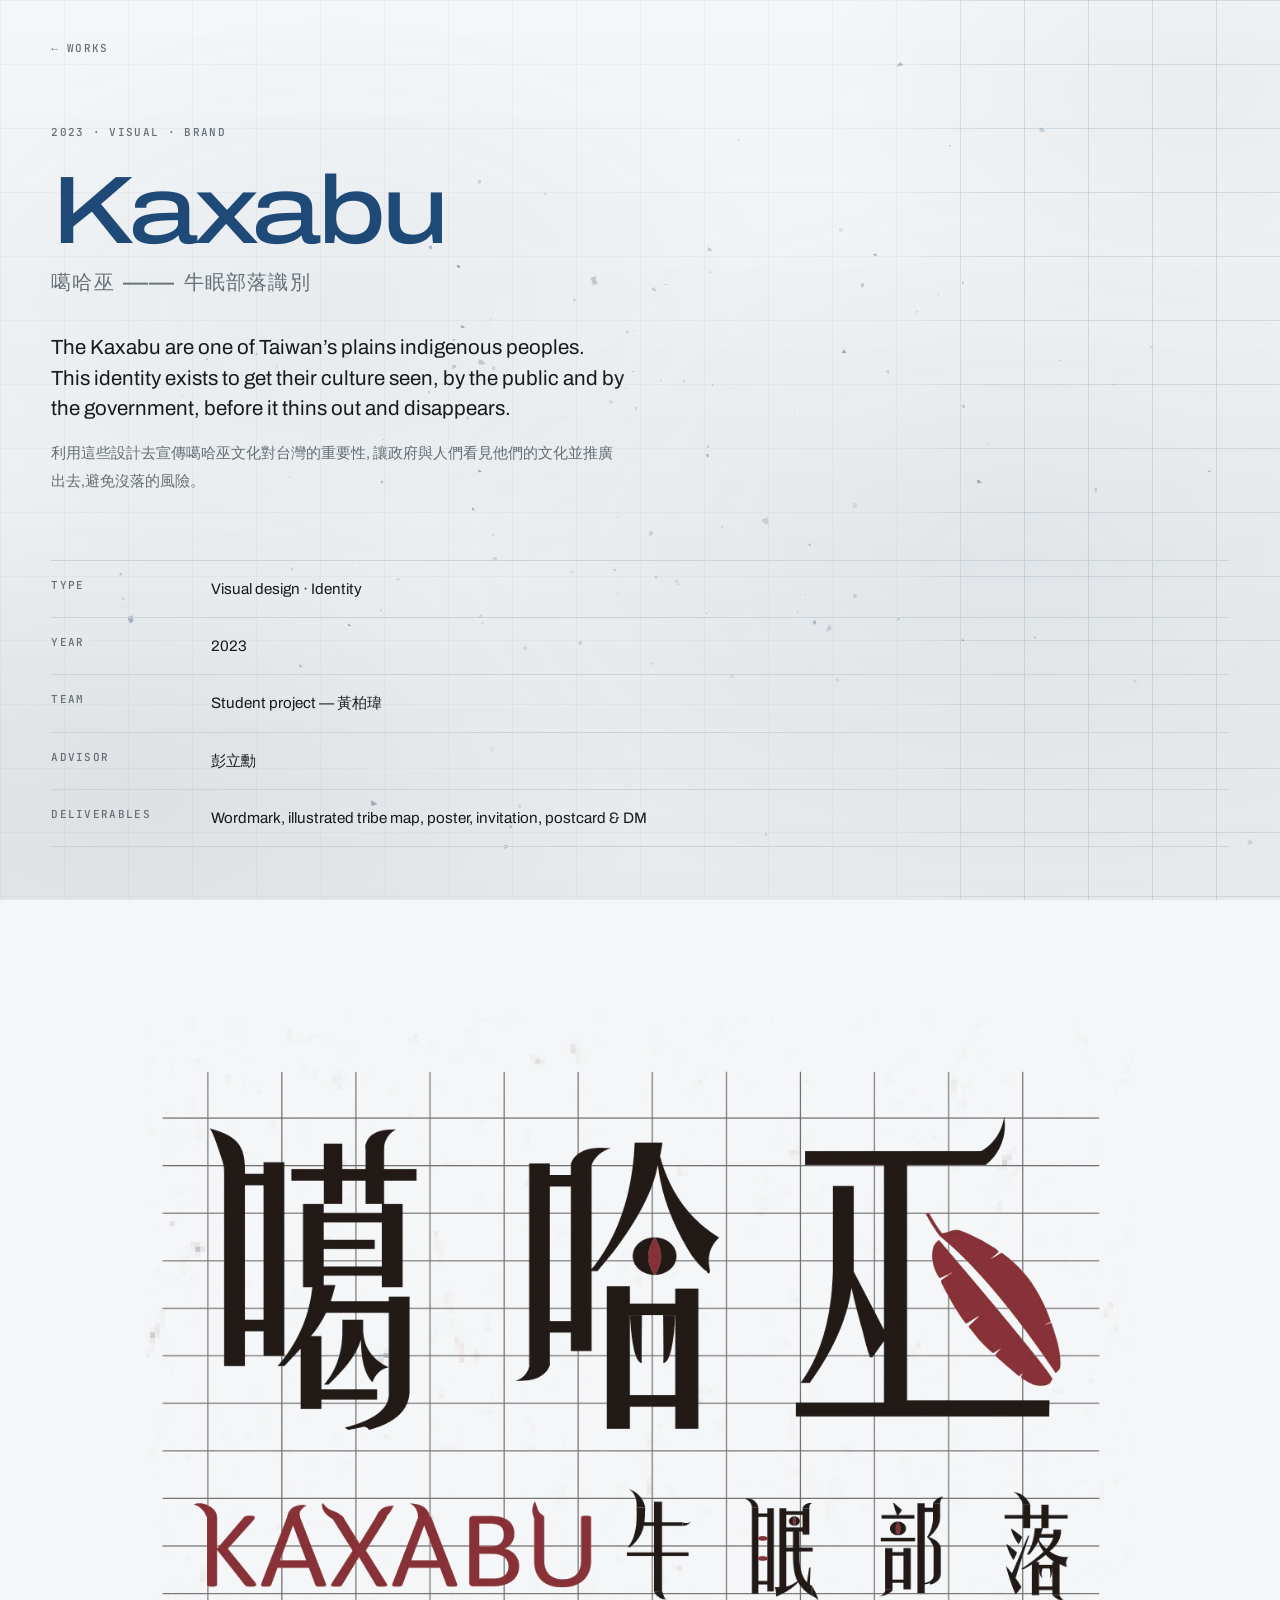
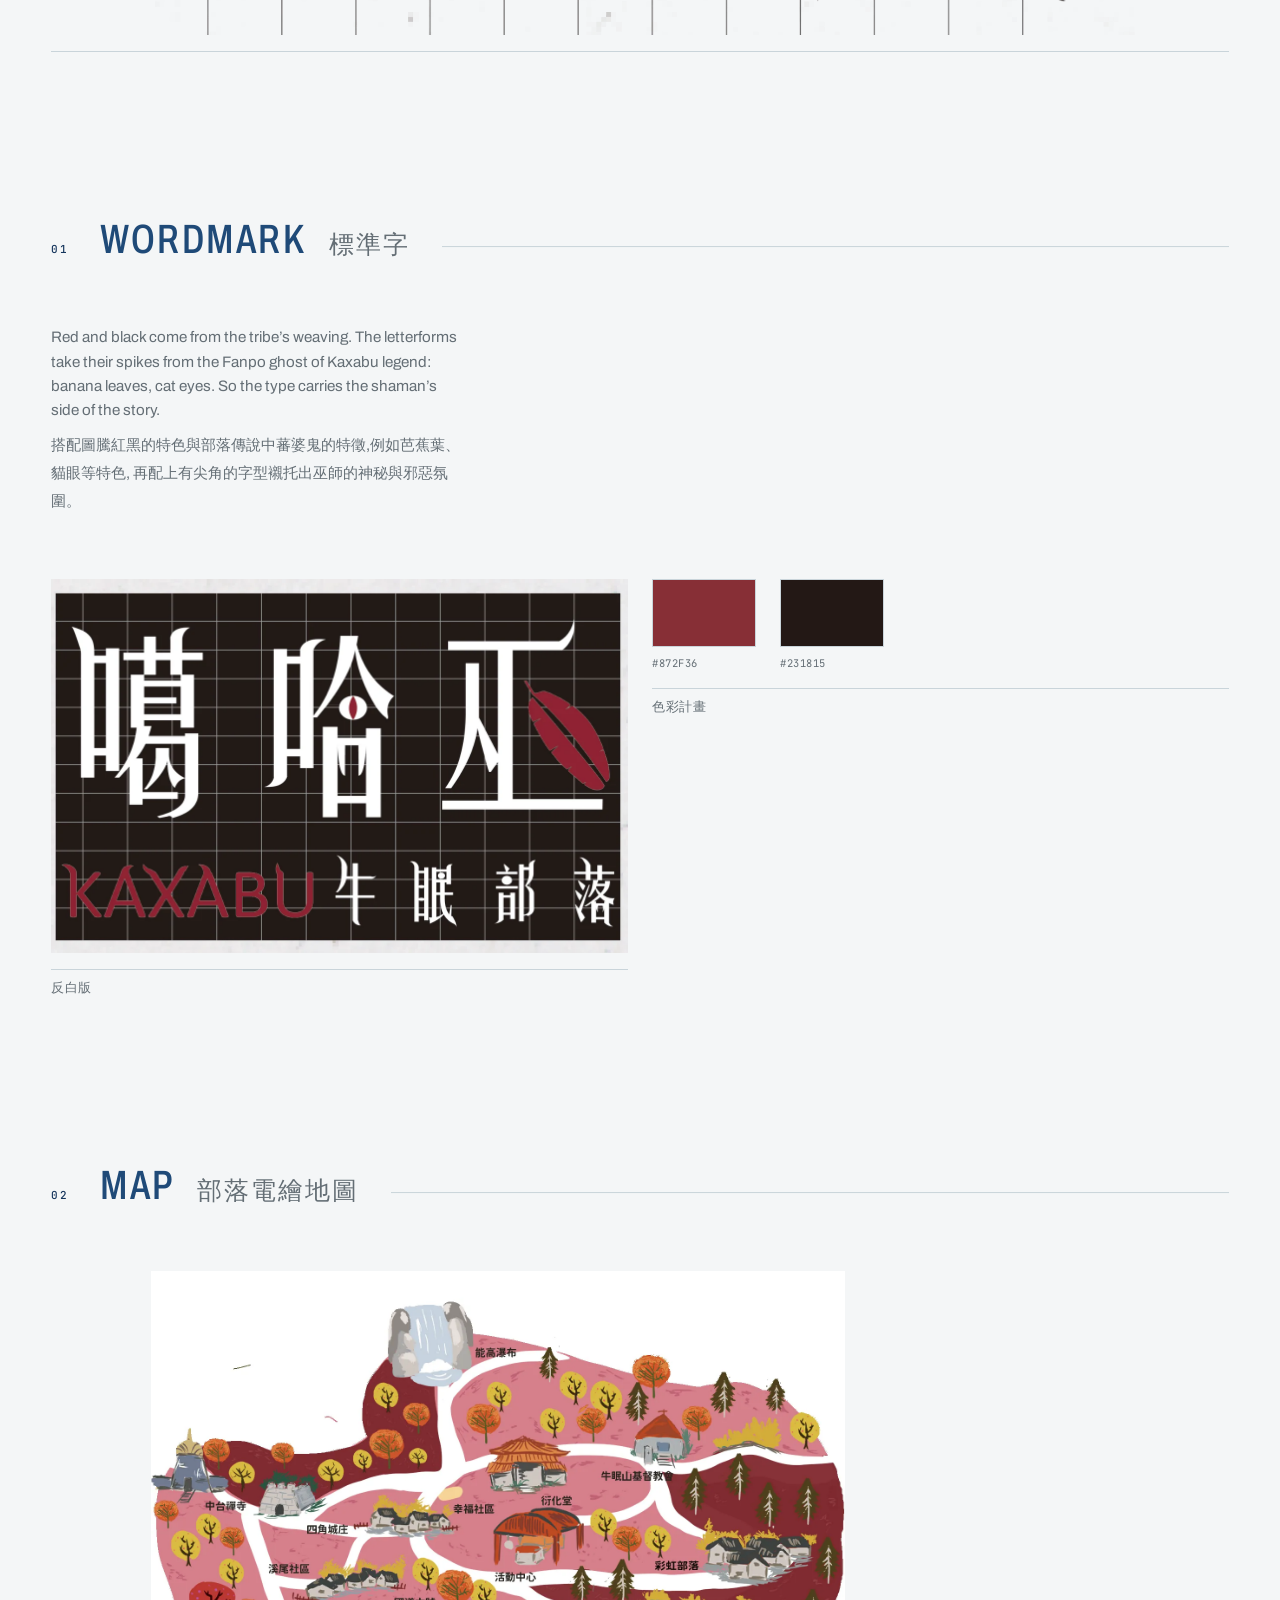
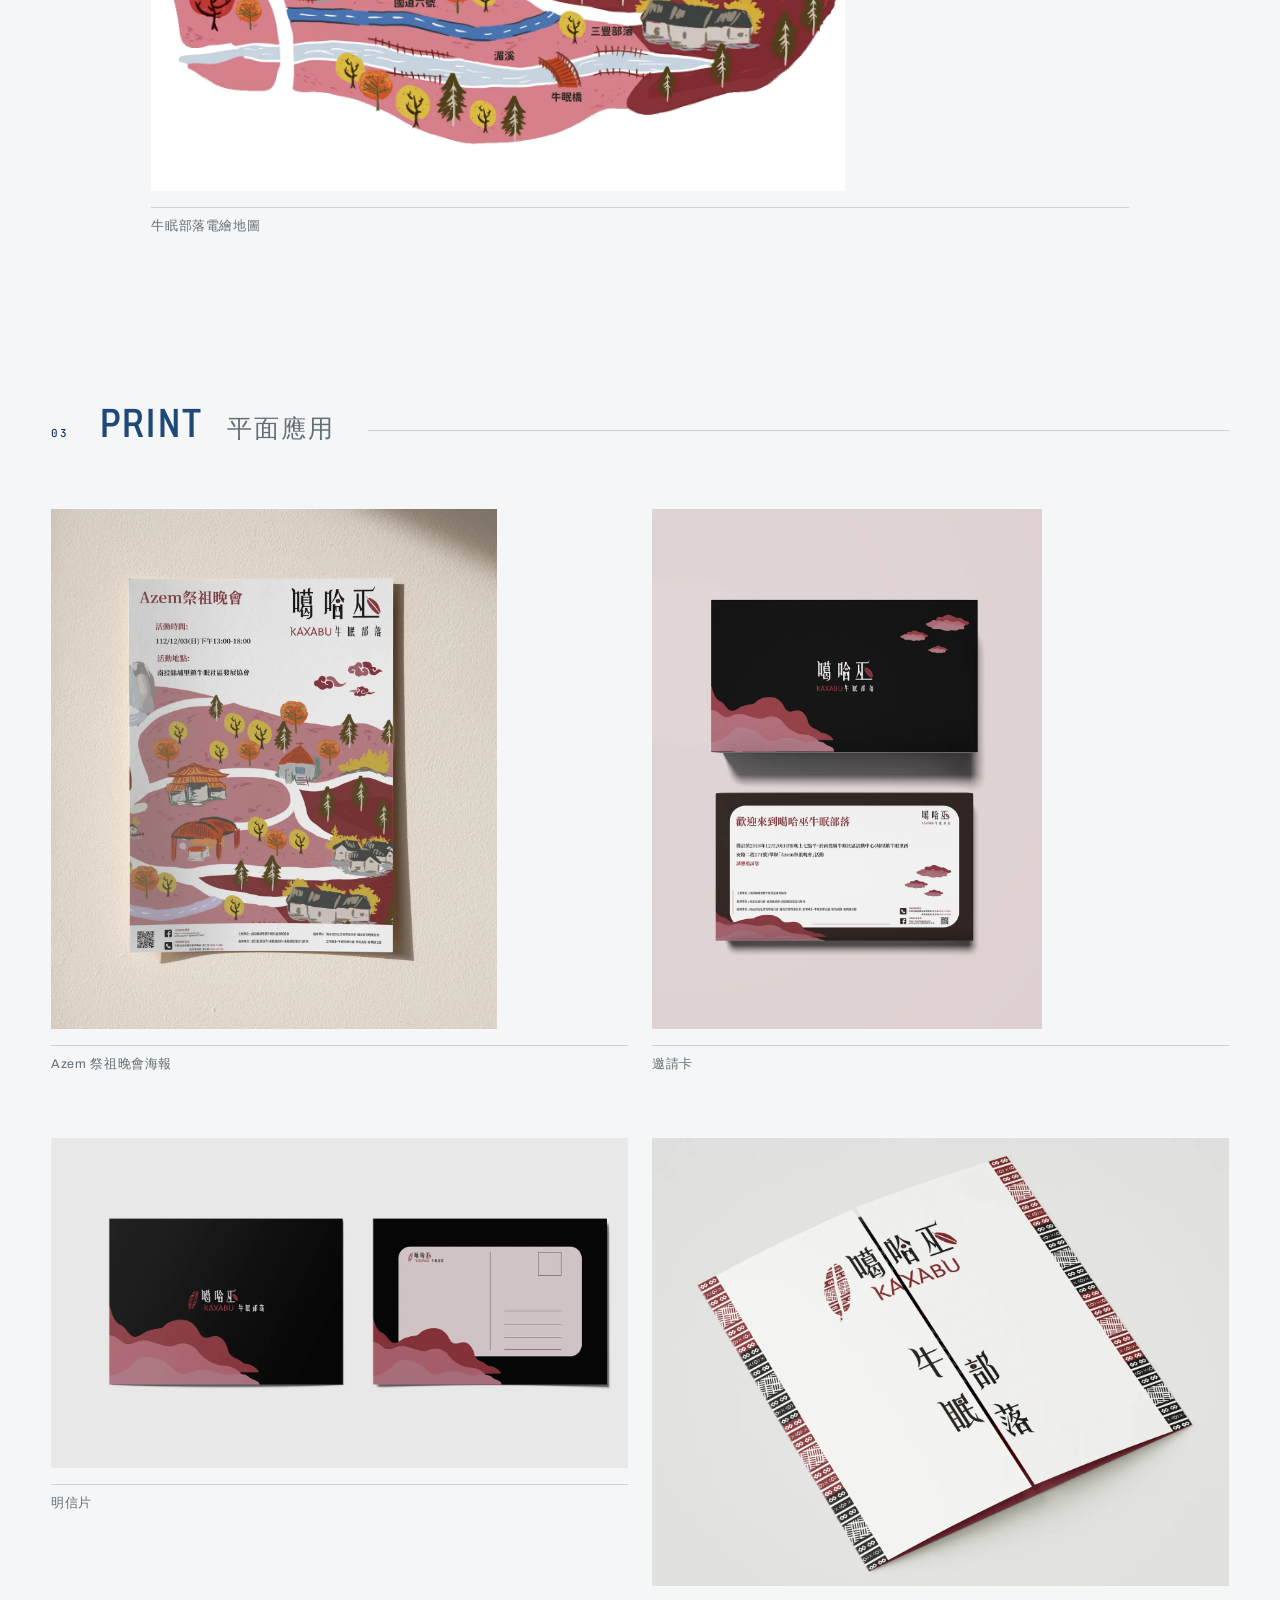
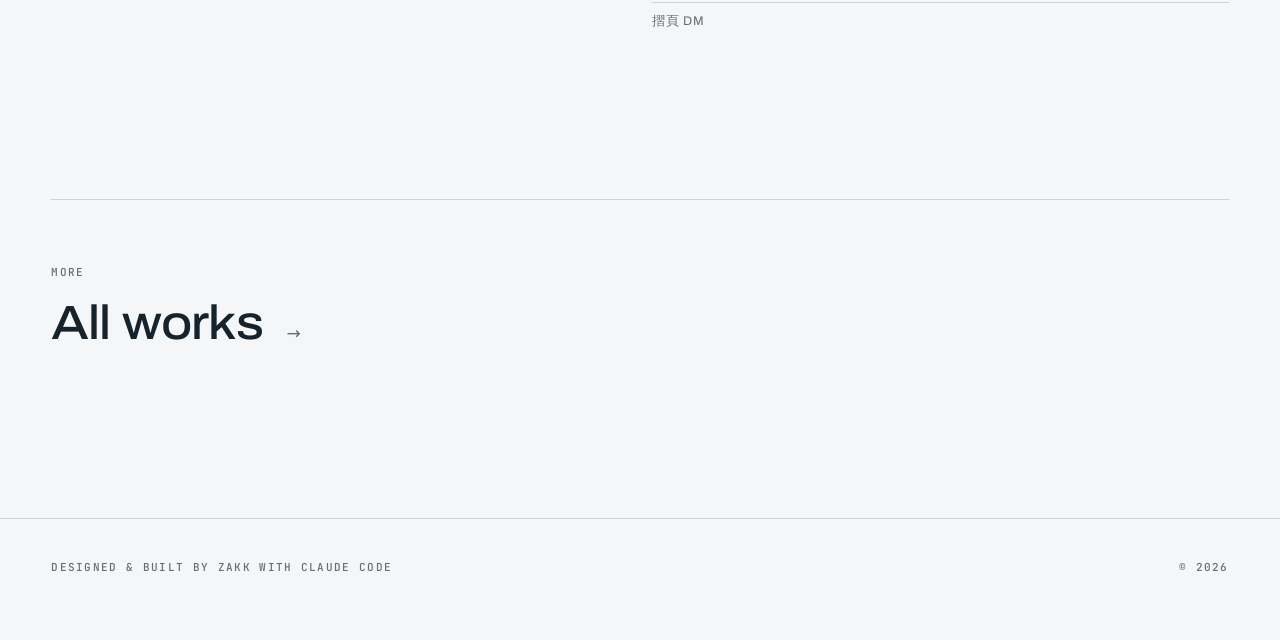
<file: works/kaxabu/index.html>
<!DOCTYPE html>
<html lang="en">
<head>
  <meta charset="UTF-8">
  <meta name="viewport" content="width=device-width, initial-scale=1.0">

  <title>Kaxabu — Zakk</title>
  <meta name="description" content="Identity and print for the Kaxabu people of Niumian, built on the tribe&#39;s red-and-black weaving and the legend of the Fanpo ghost. 2023.">

  <link rel="preload" href="../../assets/fonts/archivo-latin.woff2" as="font" type="font/woff2" crossorigin>
  <!-- 🔴 碎片引擎要等這張圖載完才開始畫 —— 沒有它就是一顆粒子都沒有。
       它原本排在 main.js 解析完之後才開始下載,是整條載入鏈的最後面;
       手機的行動網路每次來回 100-300ms,那段空窗看得出來(Zakk:「載入也沒有粒子了」)。
       preload 讓它跟 CSS / 字型並行下載。 -->
  <link rel="preload" href="../../assets/3d/dragon.webp" as="image" type="image/webp">

  <!-- ?v= 是快取版本號:改完 CSS/JS 記得 +1 -->
  <link rel="stylesheet" href="../../css/style.css?v=196">
  <link rel="stylesheet" href="../../css/work.css?v=53">
</head>

<body>
  <a class="skip-link" href="#main">Skip to content</a>

  <div class="page-atmos" aria-hidden="true"></div>

  <!-- 碎片:跟主頁同一套引擎、同一顆頭骨(assets/3d/dragon.webp),
       換頁不會覺得到了別的網站。
       ⚠️ 這裡原本有 data-src / data-flat 指向 bones/spine.svg ——
       那是 §47 把多骨頭系統拆掉之前的東西,main.js 早就不讀了,
       檔案也從來沒被載入過(network log 確認),已移除。 -->
  <canvas class="fragments" aria-hidden="true"></canvas>

  <!-- 右側的龍身:跟首屏同一套粒子(引擎在 main.js 最後一段)。
       只在 >1441px 出現,手機完全不畫。 -->
  <canvas class="dragon-side" aria-hidden="true"></canvas>

  <canvas class="ambient" aria-hidden="true"></canvas>

  <header class="topbar">
    <a class="wordmark" href="../../">Zakk</a>
    <nav class="nav" aria-label="Sections">
      <a href="../../#works" aria-label="Works"><span class="nav__num">01</span><span class="nav__label">Works</span></a>
      <a href="../../#about" aria-label="About"><span class="nav__num">02</span><span class="nav__label">About</span></a>
      <a href="../../#photos" aria-label="Photos"><span class="nav__num">03</span><span class="nav__label">Photos</span></a>
    </nav>
  </header>

  <main id="main" class="work">

    <a class="work-back" href="../../#works"><i>&larr;</i> Works</a>

    <!-- ══════════ 開場 ══════════ -->
    <section class="work-hero">
      <p class="work-eyebrow reveal">2023 &middot; Visual &middot; Brand</p>

      <h1 class="work-title reveal" style="--delay: 60ms">Kaxabu
        <span class="work-title-zh" lang="zh-Hant">噶哈巫 —— 牛眠部落識別</span>
      </h1>

      <p class="work-lede reveal" style="--delay: 140ms">
        The Kaxabu are one of Taiwan&rsquo;s plains indigenous peoples. This identity
        exists to get their culture seen, by the public and by the government, before it thins out and disappears.
        <span class="work-lede-zh" lang="zh-Hant">利用這些設計去宣傳噶哈巫文化對台灣的重要性,
          讓政府與人們看見他們的文化並推廣出去,避免沒落的風險。</span>
      </p>

      <dl class="facts reveal" style="--delay: 200ms">
        <div class="facts__row">
          <dt class="facts__k">Type</dt>
          <dd class="facts__v">Visual design &middot; Identity</dd>
        </div>
        <div class="facts__row">
          <dt class="facts__k">Year</dt>
          <dd class="facts__v">2023</dd>
        </div>
        <div class="facts__row">
          <dt class="facts__k">Team</dt>
          <dd class="facts__v">Student project &mdash;
            <span class="zh" lang="zh-Hant">黃柏瑋</span></dd>
        </div>
        <div class="facts__row">
          <dt class="facts__k">Advisor</dt>
          <dd class="facts__v"><span class="zh" lang="zh-Hant">彭立勳</span></dd>
        </div>
        <div class="facts__row">
          <dt class="facts__k">Deliverables</dt>
          <dd class="facts__v">Wordmark, illustrated tribe map, poster, invitation, postcard &amp; DM</dd>
        </div>
      </dl>
    </section>

    <!-- 平面案的母語是標準字,不是平面圖 —— 所以開場放它。
         LOGO 與標準字是向量,由 _dev/extract_vector_art.py 從原檔裁下來、去背。 -->
    <figure class="plate plate--render plate--cutout plate--opening reveal">
      <img src="../../assets/works/kaxabu/kaxabu-wordmark.webp"
           alt="噶哈巫標準字,三個字有尖角收筆,巫字右側是一片深紅色的芭蕉葉,下方是 KAXABU 牛眠部落"
           width="1200" height="752">
    </figure>


    <!-- ══════════ 01 標準字 ══════════ -->
    <section class="ch" id="wordmark">
      <div class="ch__head reveal">
        <span class="ch__num">01</span>
        <h2 class="ch__title">Wordmark <span class="zh" lang="zh-Hant">標準字</span></h2>
        <span class="ch__rule" aria-hidden="true"></span>
      </div>

      <p class="ch__note reveal">
        Red and black come from the tribe&rsquo;s weaving. The letterforms take their
        spikes from the Fanpo ghost of Kaxabu legend: banana leaves, cat eyes. So the type carries the shaman&rsquo;s side of the story.
        <span class="zh" lang="zh-Hant">搭配圖騰紅黑的特色與部落傳說中蕃婆鬼的特徵,例如芭蕉葉、貓眼等特色,
          再配上有尖角的字型襯托出巫師的神秘與邪惡氛圍。</span>
      </p>

      <div class="plates">
        <figure class="plate plate--render plate--half reveal">
          <img src="../../assets/works/kaxabu/kaxabu-wordmark-dark.webp" loading="lazy"
               alt="標準字反白版:深色底板上的白色字與深紅色芭蕉葉" width="1160" height="752">
          <figcaption class="plate__cap" lang="zh-Hant">反白版</figcaption>
        </figure>

        <figure class="plate plate--half reveal">
          <ul class="swatches" lang="zh-Hant" aria-label="色彩計畫">
            <li><i style="background:#872f36" aria-hidden="true"></i>
              <span>#872F36</span></li>
            <li><i style="background:#231815" aria-hidden="true"></i>
              <span>#231815</span></li>
          </ul>
          <figcaption class="plate__cap" lang="zh-Hant">色彩計畫</figcaption>
        </figure>
      </div>
    </section>


    <!-- ══════════ 02 部落地圖 ══════════ -->
    <section class="ch" id="map">
      <div class="ch__head reveal">
        <span class="ch__num">02</span>
        <h2 class="ch__title">Map <span class="zh" lang="zh-Hant">部落電繪地圖</span></h2>
        <span class="ch__rule" aria-hidden="true"></span>
      </div>

      <div class="plates">
        <figure class="plate plate--render plate--inset reveal">
          <img src="../../assets/works/kaxabu/kaxabu-01.webp" loading="lazy"
               alt="牛眠部落電繪地圖,以紅褐色地塊畫出聚落、教會、活動中心、溪流與橋,沿路標著地名"
               width="1600" height="1200">
          <figcaption class="plate__cap" lang="zh-Hant">牛眠部落電繪地圖</figcaption>
        </figure>
      </div>
    </section>


    <!-- ══════════ 03 平面應用 ══════════ -->
    <section class="ch" id="print">
      <div class="ch__head reveal">
        <span class="ch__num">03</span>
        <h2 class="ch__title">Print <span class="zh" lang="zh-Hant">平面應用</span></h2>
        <span class="ch__rule" aria-hidden="true"></span>
      </div>

      <div class="plates">
        <figure class="plate plate--render plate--half reveal">
          <img src="../../assets/works/kaxabu/kaxabu-02.webp" loading="lazy"
               alt="Azem 祭祖晚會海報,主視覺是部落電繪地圖,上方是噶哈巫標準字"
               width="1372" height="1600">
          <figcaption class="plate__cap" lang="zh-Hant">Azem 祭祖晚會海報</figcaption>
        </figure>
        <figure class="plate plate--render plate--half reveal">
          <img src="../../assets/works/kaxabu/kaxabu-03.webp" loading="lazy"
               alt="邀請卡正反面,黑底搭配紅褐色山形剪影"
               width="1200" height="1600">
          <figcaption class="plate__cap" lang="zh-Hant">邀請卡</figcaption>
        </figure>

        <figure class="plate plate--render plate--half reveal">
          <img src="../../assets/works/kaxabu/kaxabu-04.webp" loading="lazy"
               alt="明信片正反面,黑底與紅褐色山形" width="1600" height="915">
          <figcaption class="plate__cap" lang="zh-Hant">明信片</figcaption>
        </figure>
        <figure class="plate plate--render plate--half reveal">
          <img src="../../assets/works/kaxabu/kaxabu-05.webp" loading="lazy"
               alt="摺頁 DM,封面直排「牛眠部落」,兩側是紅黑圖騰織帶" width="1600" height="1242">
          <figcaption class="plate__cap" lang="zh-Hant">摺頁 DM</figcaption>
        </figure>
      </div>
    </section>


    <!-- ══════════ 下一件 ══════════ -->
    <nav class="work-next reveal" aria-label="More work">
      <span class="work-next__k">More</span>
      <a class="work-next__link" href="../../#works">
        <span class="work-next__name">All works</span>
        <i class="work-next__arrow" aria-hidden="true">&rarr;</i>
      </a>
    </nav>

  </main>

  <footer class="footer">
    <p>Designed &amp; built by Zakk with Claude Code</p>
    <p>&copy; 2026</p>
  </footer>

  <script src="../../js/main.js?v=230"></script>
</body>
</html>
</file>
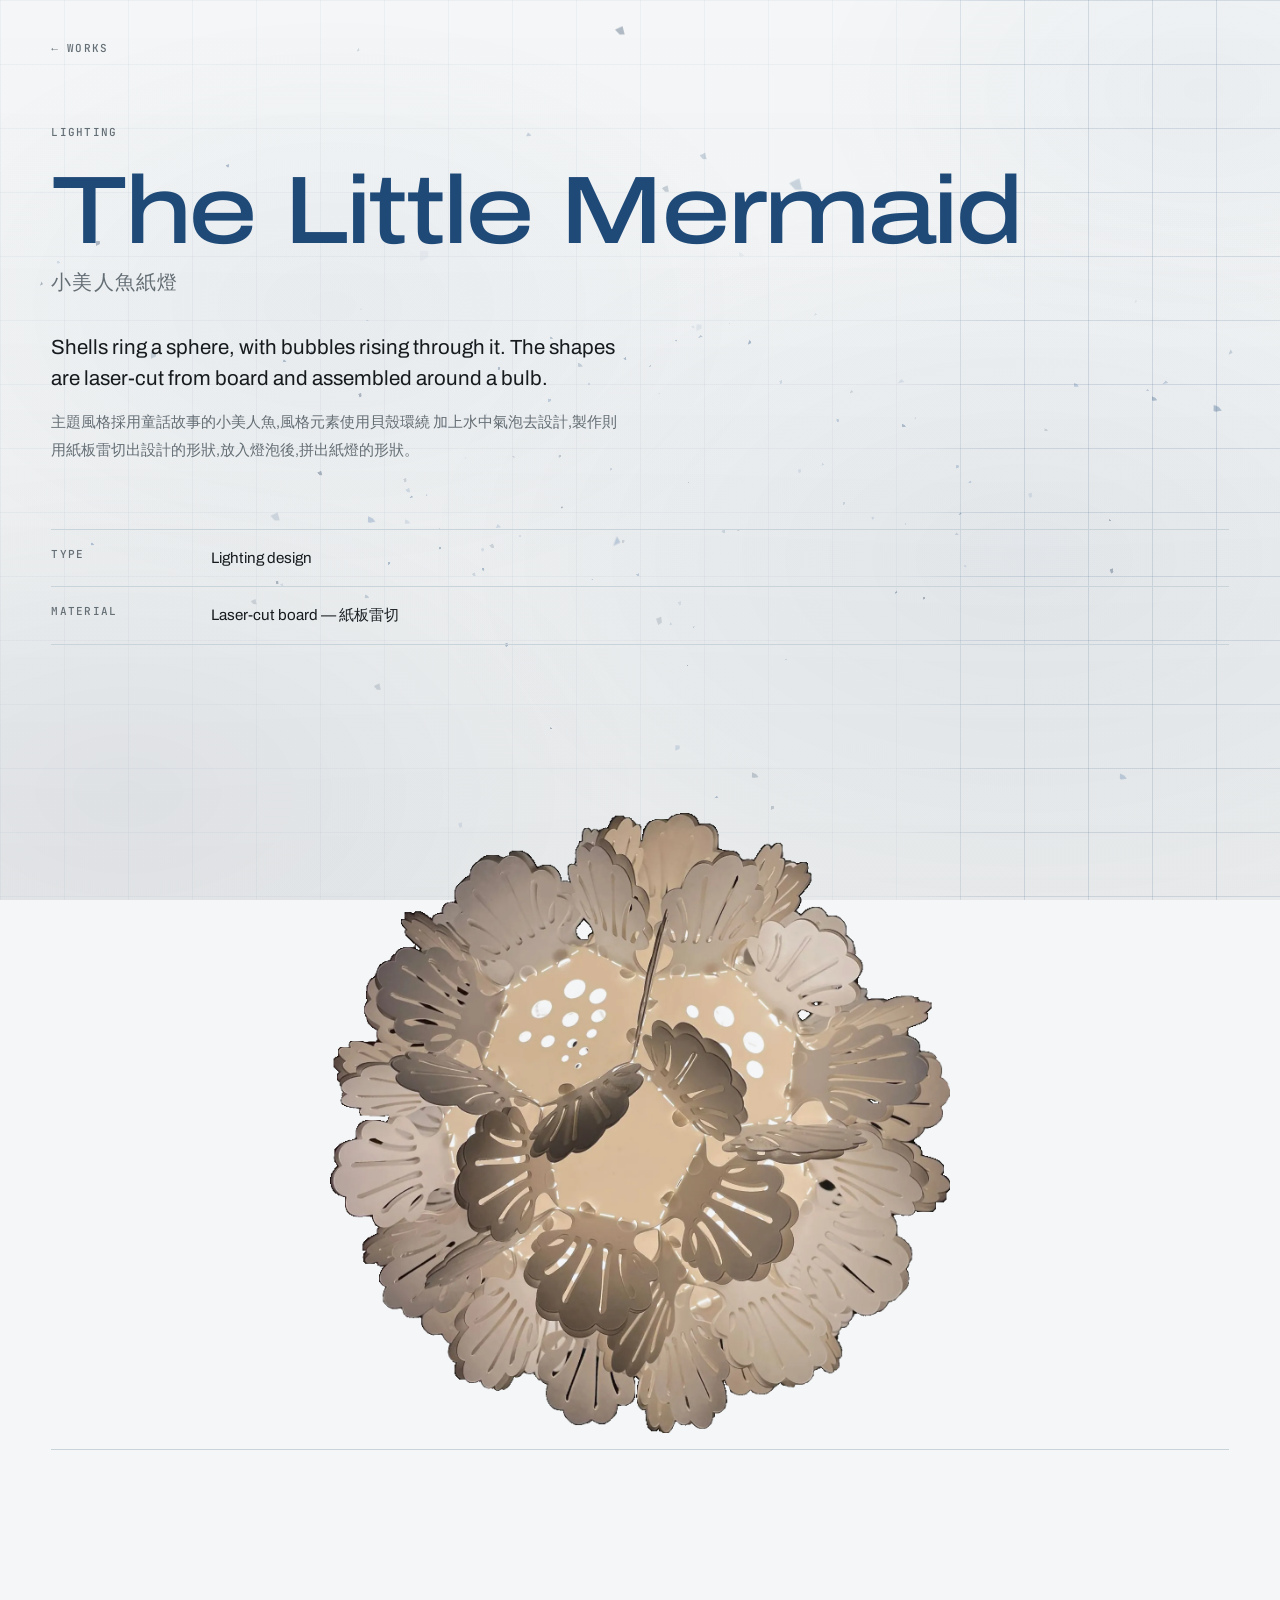
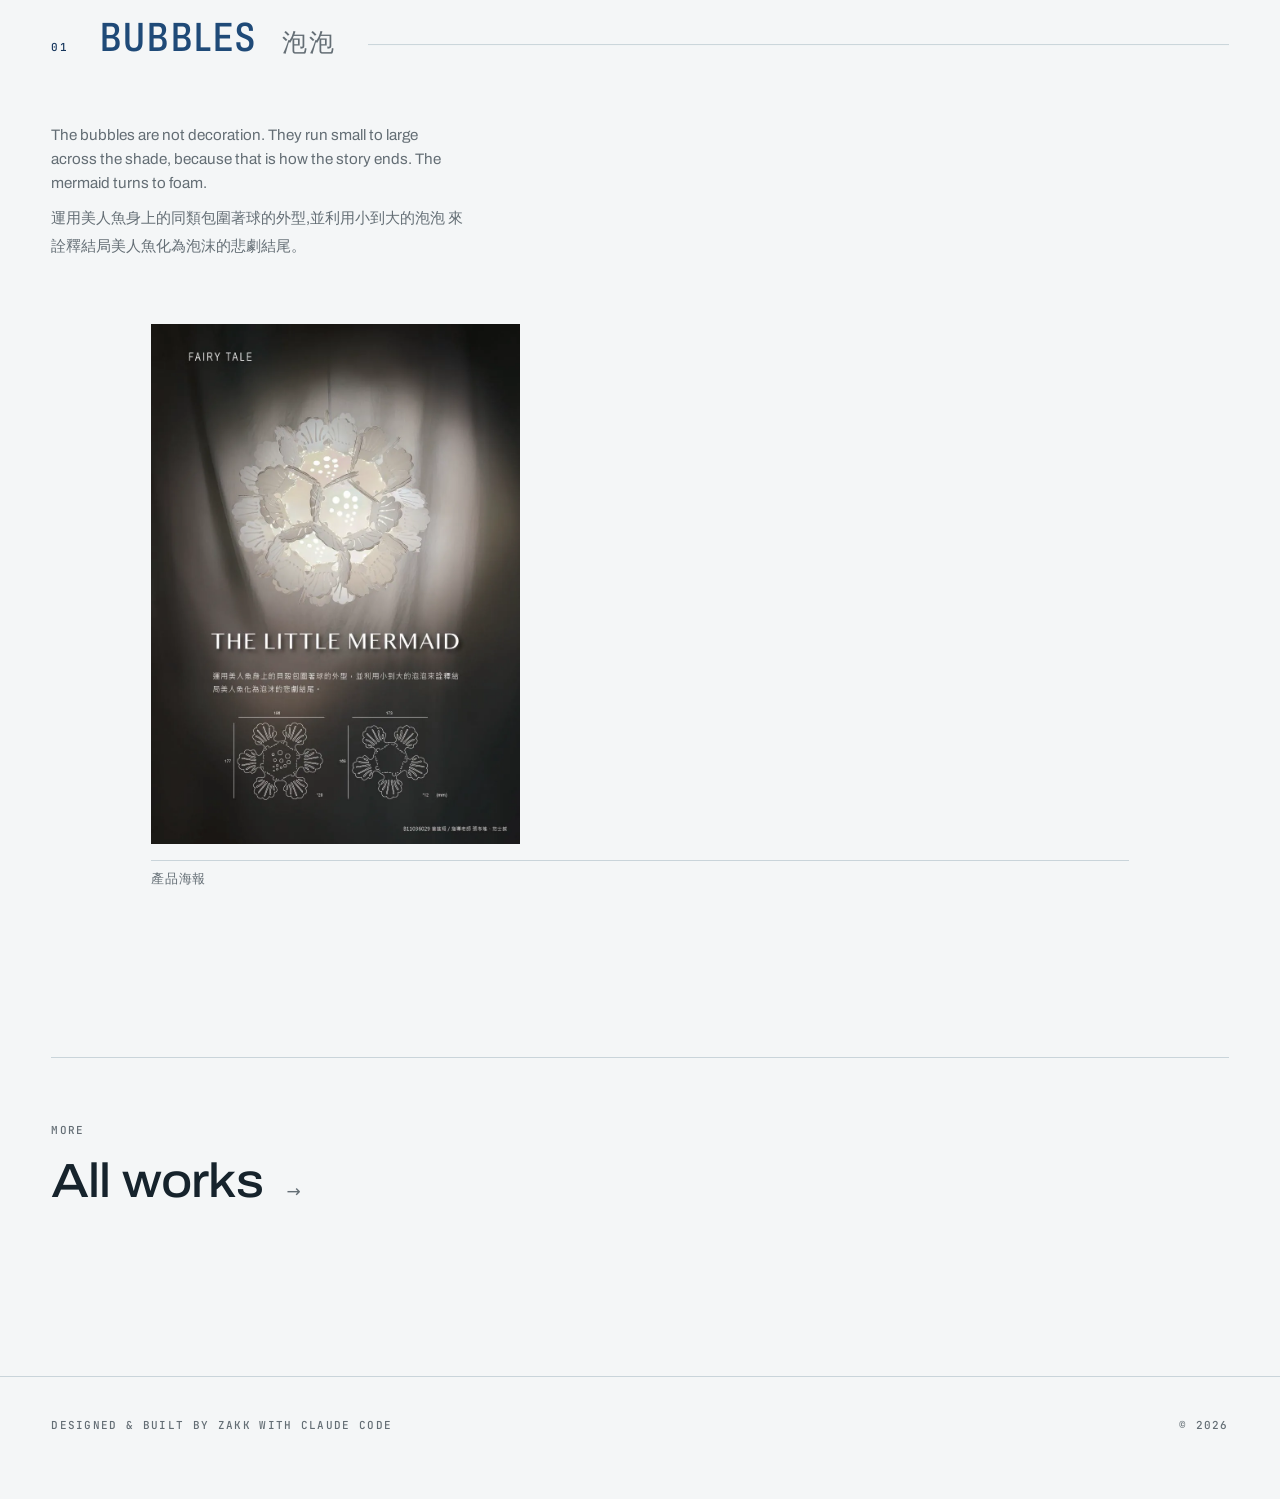
<file: works/mermaid/index.html>
<!DOCTYPE html>
<html lang="en">
<head>
  <meta charset="UTF-8">
  <meta name="viewport" content="width=device-width, initial-scale=1.0">

  <title>The Little Mermaid — Zakk</title>
  <meta name="description" content="A paper lamp of laser-cut shells and bubbles, built on the mermaid&#39;s ending: she dissolves into foam.">

  <link rel="preload" href="../../assets/fonts/archivo-latin.woff2" as="font" type="font/woff2" crossorigin>
  <!-- 🔴 碎片引擎要等這張圖載完才開始畫 —— 沒有它就是一顆粒子都沒有。
       它原本排在 main.js 解析完之後才開始下載,是整條載入鏈的最後面;
       手機的行動網路每次來回 100-300ms,那段空窗看得出來(Zakk:「載入也沒有粒子了」)。
       preload 讓它跟 CSS / 字型並行下載。 -->
  <link rel="preload" href="../../assets/3d/dragon.webp" as="image" type="image/webp">

  <!-- ?v= 是快取版本號:改完 CSS/JS 記得 +1 -->
  <link rel="stylesheet" href="../../css/style.css?v=196">
  <link rel="stylesheet" href="../../css/work.css?v=53">
</head>

<body>
  <a class="skip-link" href="#main">Skip to content</a>

  <div class="page-atmos" aria-hidden="true"></div>

  <!-- 碎片:跟主頁同一套引擎、同一顆頭骨(assets/3d/dragon.webp),
       換頁不會覺得到了別的網站。
       ⚠️ 這裡原本有 data-src / data-flat 指向 bones/spine.svg ——
       那是 §47 把多骨頭系統拆掉之前的東西,main.js 早就不讀了,
       檔案也從來沒被載入過(network log 確認),已移除。 -->
  <canvas class="fragments" aria-hidden="true"></canvas>

  <!-- 右側的龍身:跟首屏同一套粒子(引擎在 main.js 最後一段)。
       只在 >1441px 出現,手機完全不畫。 -->
  <canvas class="dragon-side" aria-hidden="true"></canvas>

  <canvas class="ambient" aria-hidden="true"></canvas>

  <header class="topbar">
    <a class="wordmark" href="../../">Zakk</a>
    <nav class="nav" aria-label="Sections">
      <a href="../../#works" aria-label="Works"><span class="nav__num">01</span><span class="nav__label">Works</span></a>
      <a href="../../#about" aria-label="About"><span class="nav__num">02</span><span class="nav__label">About</span></a>
      <a href="../../#photos" aria-label="Photos"><span class="nav__num">03</span><span class="nav__label">Photos</span></a>
    </nav>
  </header>

  <main id="main" class="work">

    <a class="work-back" href="../../#works"><i>&larr;</i> Works</a>

    <!-- ══════════ 開場 ══════════ -->
    <section class="work-hero">
      <p class="work-eyebrow reveal">Lighting</p>

      <h1 class="work-title reveal" style="--delay: 60ms">The Little Mermaid
        <span class="work-title-zh" lang="zh-Hant">小美人魚紙燈</span>
      </h1>

      <p class="work-lede reveal" style="--delay: 140ms">
        Shells ring a sphere, with bubbles rising through it. The shapes are laser-cut
        from board and assembled around a bulb.
        <span class="work-lede-zh" lang="zh-Hant">主題風格採用童話故事的小美人魚,風格元素使用貝殼環繞
          加上水中氣泡去設計,製作則用紙板雷切出設計的形狀,放入燈泡後,拼出紙燈的形狀。</span>
      </p>

      <dl class="facts reveal" style="--delay: 200ms">
        <div class="facts__row">
          <dt class="facts__k">Type</dt>
          <dd class="facts__v">Lighting design</dd>
        </div>
        <div class="facts__row">
          <dt class="facts__k">Material</dt>
          <dd class="facts__v">Laser-cut board &mdash;
            <span class="zh" lang="zh-Hant">紙板雷切</span></dd>
        </div>
      </dl>
    </section>

    <figure class="plate plate--render plate--cutout plate--opening reveal">
      <img src="../../assets/works/mermaid/mermaid-01.webp"
           alt="小美人魚紙燈本體,一圈扇形貝殼包住球形燈罩,中間有大小不一的圓孔"
           width="1414" height="1414">
    </figure>


    <!-- ══════════ 01 為什麼是泡泡 ══════════ -->
    <section class="ch" id="idea">
      <div class="ch__head reveal">
        <span class="ch__num">01</span>
        <h2 class="ch__title">Bubbles <span class="zh" lang="zh-Hant">泡泡</span></h2>
        <span class="ch__rule" aria-hidden="true"></span>
      </div>

      <p class="ch__note reveal">
        The bubbles are not decoration. They run small to large across the shade,
        because that is how the story ends. The mermaid turns to foam.
        <span class="zh" lang="zh-Hant">運用美人魚身上的同類包圍著球的外型,並利用小到大的泡泡
          來詮釋結局美人魚化為泡沫的悲劇結尾。</span>
      </p>

      <div class="plates">
        <figure class="plate plate--render plate--inset reveal">
          <img src="../../assets/works/mermaid/mermaid-02.webp" loading="lazy"
               alt="產品海報:點亮的紙燈懸在深色背景前,下方是兩張標了尺寸的三視圖"
               width="904" height="1276">
          <figcaption class="plate__cap" lang="zh-Hant">產品海報</figcaption>
        </figure>
      </div>
    </section>


    <!-- ══════════ 下一件 ══════════ -->
    <nav class="work-next reveal" aria-label="More work">
      <span class="work-next__k">More</span>
      <a class="work-next__link" href="../../#works">
        <span class="work-next__name">All works</span>
        <i class="work-next__arrow" aria-hidden="true">&rarr;</i>
      </a>
    </nav>

  </main>

  <footer class="footer">
    <p>Designed &amp; built by Zakk with Claude Code</p>
    <p>&copy; 2026</p>
  </footer>

  <script src="../../js/main.js?v=230"></script>
</body>
</html>
</file>
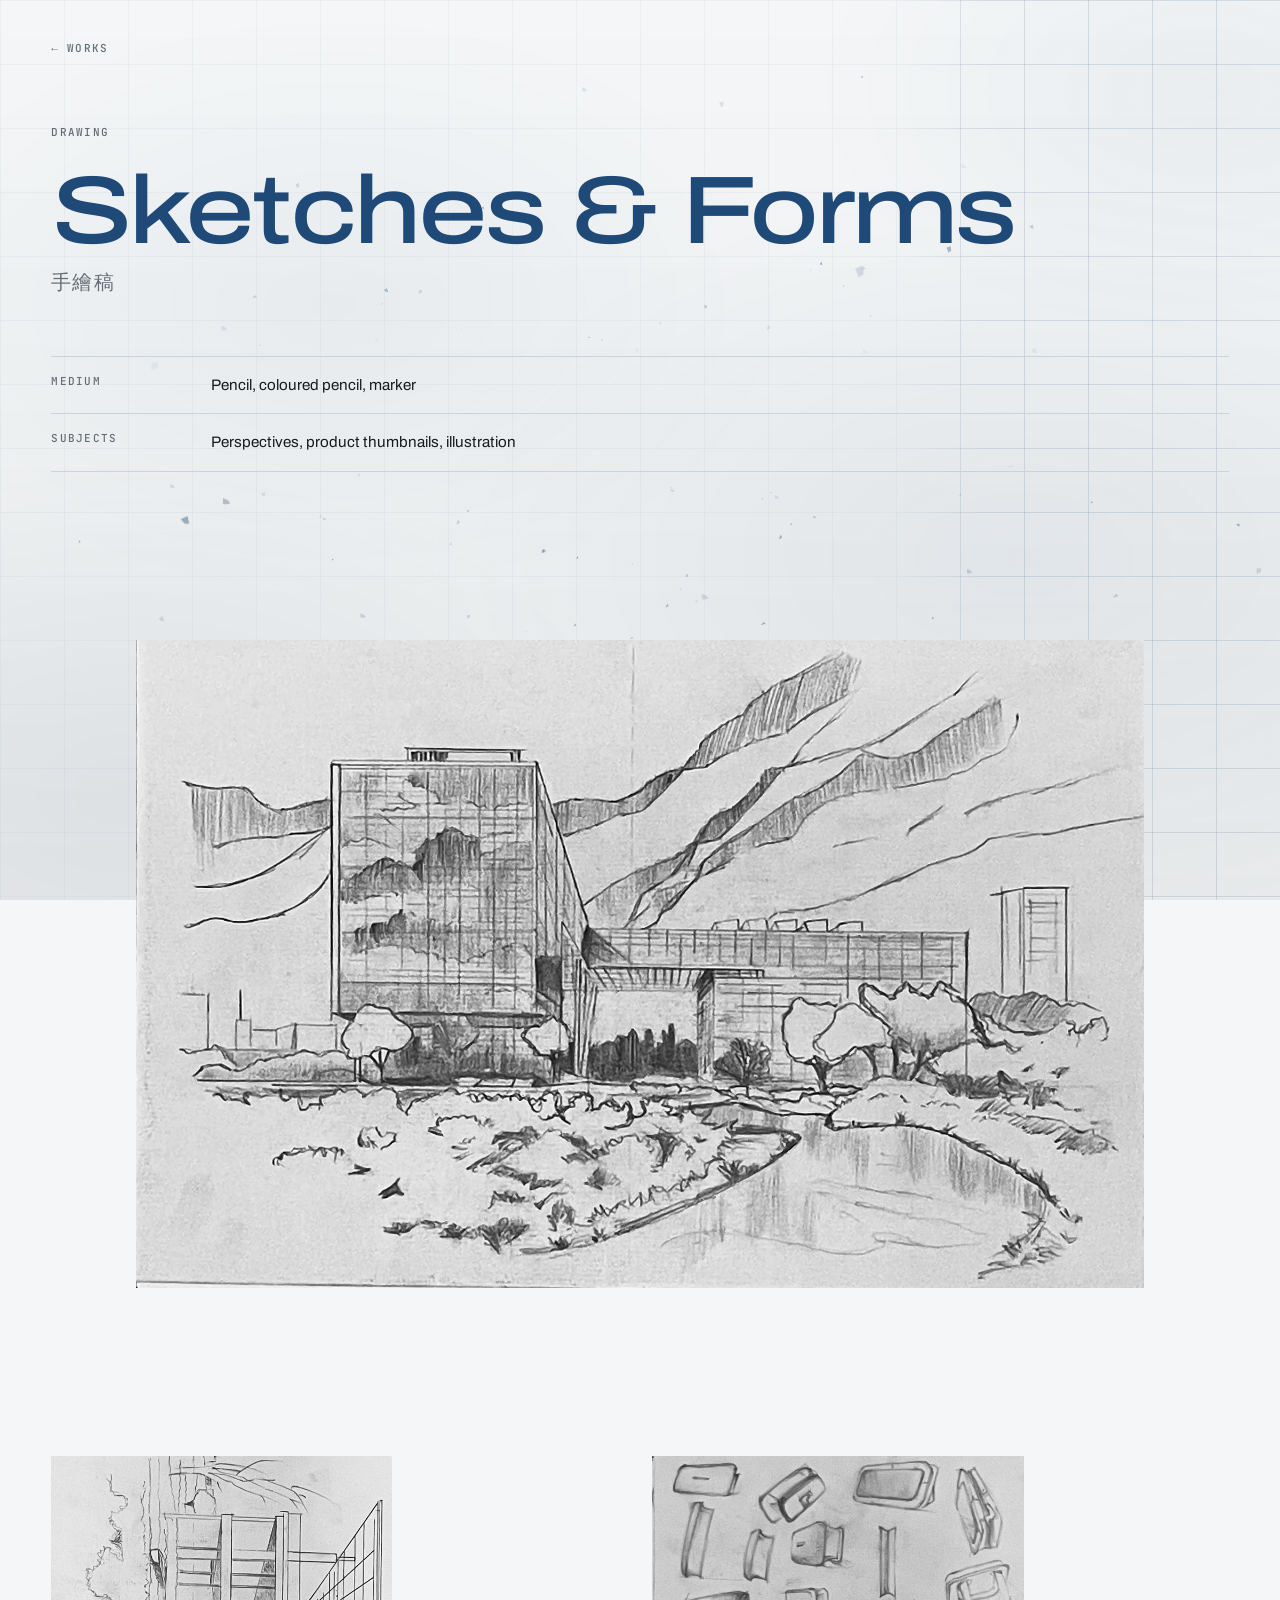
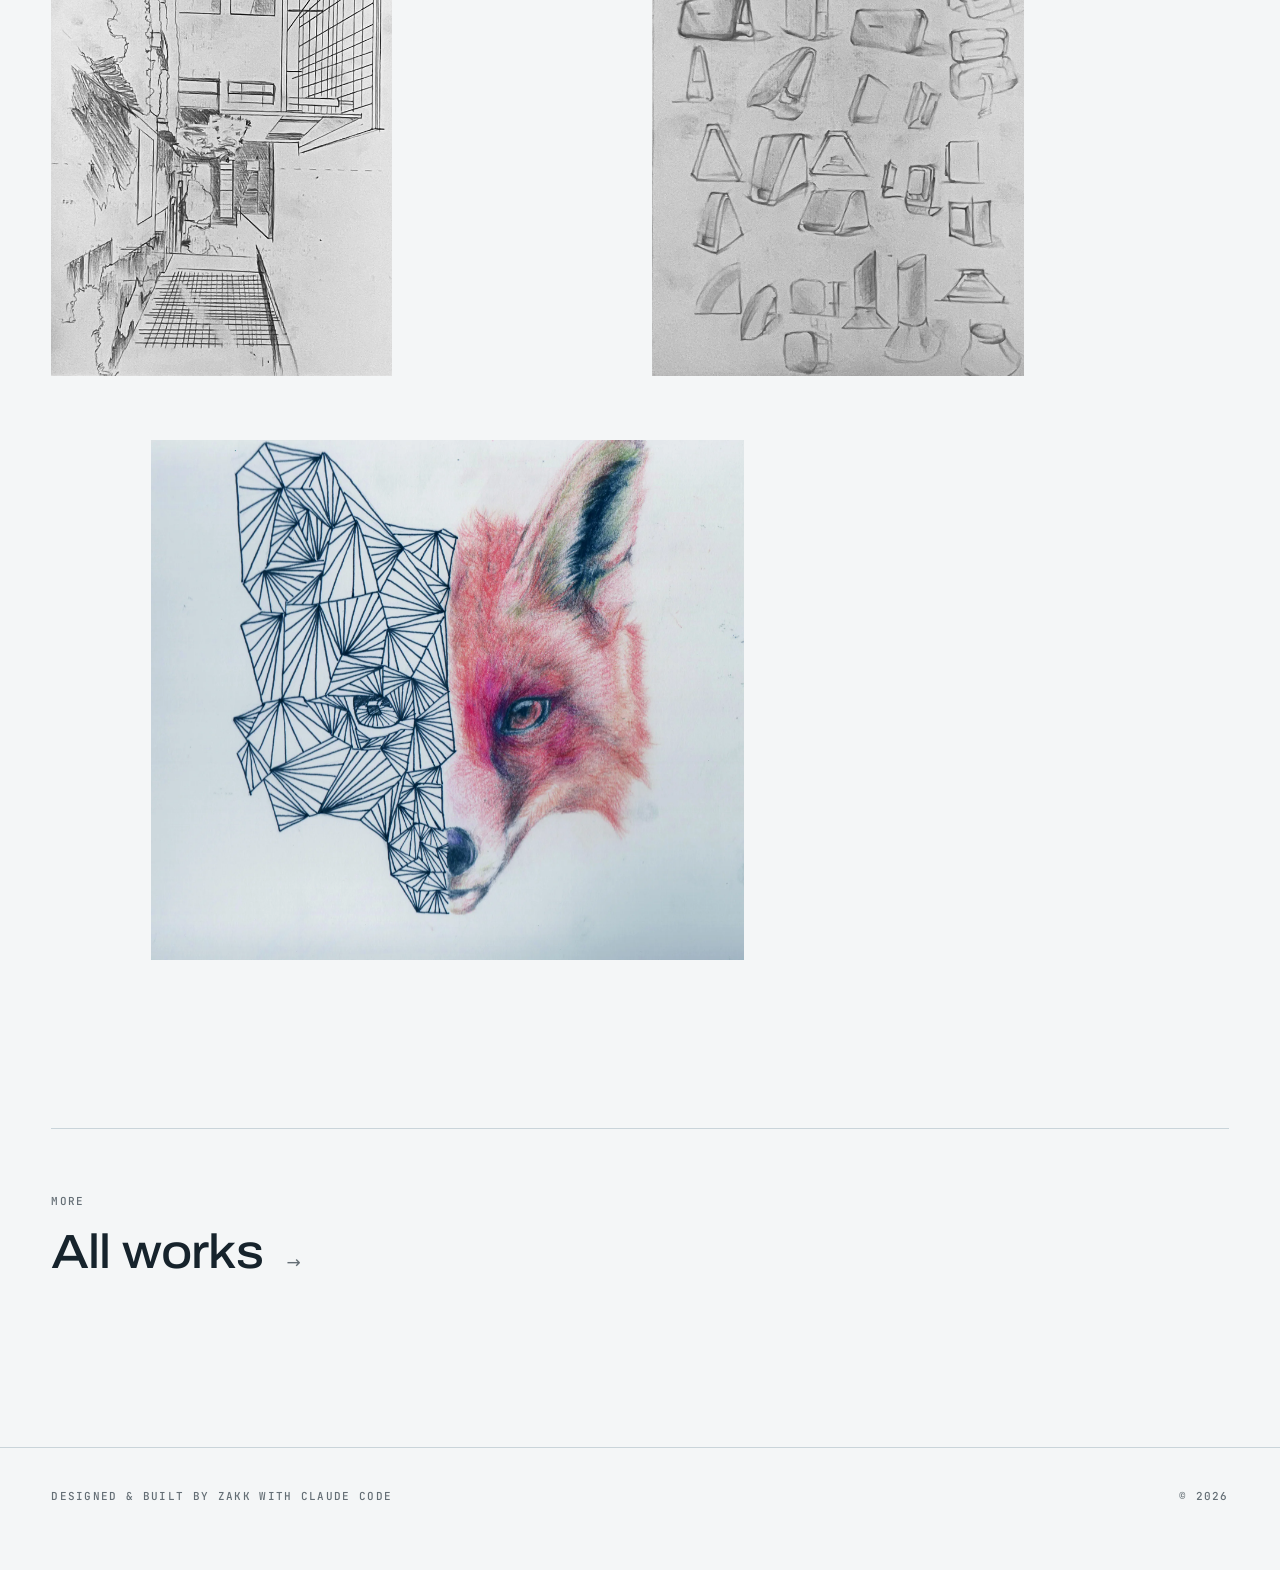
<file: works/sketches/index.html>
<!DOCTYPE html>
<html lang="en">
<head>
  <meta charset="UTF-8">
  <meta name="viewport" content="width=device-width, initial-scale=1.0">

  <title>Sketches &amp; Forms — Zakk</title>
  <meta name="description" content="Pencil work: perspectives, product thumbnails, illustration.">

  <link rel="preload" href="../../assets/fonts/archivo-latin.woff2" as="font" type="font/woff2" crossorigin>
  <!-- 🔴 碎片引擎要等這張圖載完才開始畫 —— 沒有它就是一顆粒子都沒有。
       它原本排在 main.js 解析完之後才開始下載,是整條載入鏈的最後面;
       手機的行動網路每次來回 100-300ms,那段空窗看得出來(Zakk:「載入也沒有粒子了」)。
       preload 讓它跟 CSS / 字型並行下載。 -->
  <link rel="preload" href="../../assets/3d/dragon.webp" as="image" type="image/webp">

  <!-- ?v= 是快取版本號:改完 CSS/JS 記得 +1 -->
  <link rel="stylesheet" href="../../css/style.css?v=196">
  <link rel="stylesheet" href="../../css/work.css?v=53">
</head>

<body>
  <a class="skip-link" href="#main">Skip to content</a>

  <div class="page-atmos" aria-hidden="true"></div>

  <!-- 碎片:跟主頁同一套引擎、同一顆頭骨(assets/3d/dragon.webp),
       換頁不會覺得到了別的網站。
       ⚠️ 這裡原本有 data-src / data-flat 指向 bones/spine.svg ——
       那是 §47 把多骨頭系統拆掉之前的東西,main.js 早就不讀了,
       檔案也從來沒被載入過(network log 確認),已移除。 -->
  <canvas class="fragments" aria-hidden="true"></canvas>

  <!-- 右側的龍身:跟首屏同一套粒子(引擎在 main.js 最後一段)。
       只在 >1441px 出現,手機完全不畫。 -->
  <canvas class="dragon-side" aria-hidden="true"></canvas>

  <canvas class="ambient" aria-hidden="true"></canvas>

  <header class="topbar">
    <a class="wordmark" href="../../">Zakk</a>
    <nav class="nav" aria-label="Sections">
      <a href="../../#works" aria-label="Works"><span class="nav__num">01</span><span class="nav__label">Works</span></a>
      <a href="../../#about" aria-label="About"><span class="nav__num">02</span><span class="nav__label">About</span></a>
      <a href="../../#photos" aria-label="Photos"><span class="nav__num">03</span><span class="nav__label">Photos</span></a>
    </nav>
  </header>

  <main id="main" class="work">

    <a class="work-back" href="../../#works"><i>&larr;</i> Works</a>

    <!-- ══════════ 開場 ══════════
         這一件刻意沒有文案(Zakk 決定):作品集裡沒有這一頁,
         沒有他寫過的字可以用,而編一段設計理念就是在替他發言。
         所以這裡只有標題和圖 —— 手繪稿本來也不需要解釋。 -->
    <section class="work-hero">
      <p class="work-eyebrow reveal">Drawing</p>

      <h1 class="work-title reveal" style="--delay: 60ms">Sketches &amp; Forms
        <span class="work-title-zh" lang="zh-Hant">手繪稿</span>
      </h1>

      <dl class="facts reveal" style="--delay: 140ms">
        <div class="facts__row">
          <dt class="facts__k">Medium</dt>
          <dd class="facts__v">Pencil, coloured pencil, marker</dd>
        </div>
        <div class="facts__row">
          <dt class="facts__k">Subjects</dt>
          <dd class="facts__v">Perspectives, product thumbnails, illustration</dd>
        </div>
      </dl>
    </section>

    <figure class="plate plate--render plate--opening reveal">
      <img src="../../assets/projects/sketches/sketch-landscape-perspective.webp"
           alt="鉛筆透視稿:一棟橫向展開的建築,前方是水景與植栽,背景是層疊的山"
           width="1890" height="1214">
    </figure>


    <section class="ch" id="plates">
      <div class="plates">
        <!-- 兩張直幅並排:比例接近,行高才不會一高一低。
             ⚠️ 原本還有一張 sketch-product-thumbnails-02,原檔只有 302×403,
             放進這一欄會被放大到 631px 變糊,而且沒有更大的來源檔 —— 拿掉。 -->
        <figure class="plate plate--render plate--half reveal">
          <img src="../../assets/projects/sketches/sketch-interior-perspective.webp" loading="lazy"
               alt="鉛筆室內透視稿:狹長通道望向盡頭的開口,右側是玻璃格柵" width="1272" height="1942">
        </figure>
        <figure class="plate plate--render plate--half reveal">
          <img src="../../assets/projects/sketches/sketch-product-thumbnails-01.webp" loading="lazy"
               alt="一整頁的產品縮圖速寫,各種量體與轉角的變化" width="1349" height="1887">
        </figure>

        <figure class="plate plate--render plate--inset reveal">
          <img src="../../assets/projects/sketches/sketch-fox-illustration.webp" loading="lazy"
               alt="狐狸插畫:右半邊是彩色鉛筆畫的寫實狐狸頭,左半邊化成藍色線框的多邊形"
               width="2000" height="1755">
        </figure>
      </div>
    </section>


    <!-- ══════════ 下一件 ══════════ -->
    <nav class="work-next reveal" aria-label="More work">
      <span class="work-next__k">More</span>
      <a class="work-next__link" href="../../#works">
        <span class="work-next__name">All works</span>
        <i class="work-next__arrow" aria-hidden="true">&rarr;</i>
      </a>
    </nav>

  </main>

  <footer class="footer">
    <p>Designed &amp; built by Zakk with Claude Code</p>
    <p>&copy; 2026</p>
  </footer>

  <script src="../../js/main.js?v=230"></script>
</body>
</html>
</file>
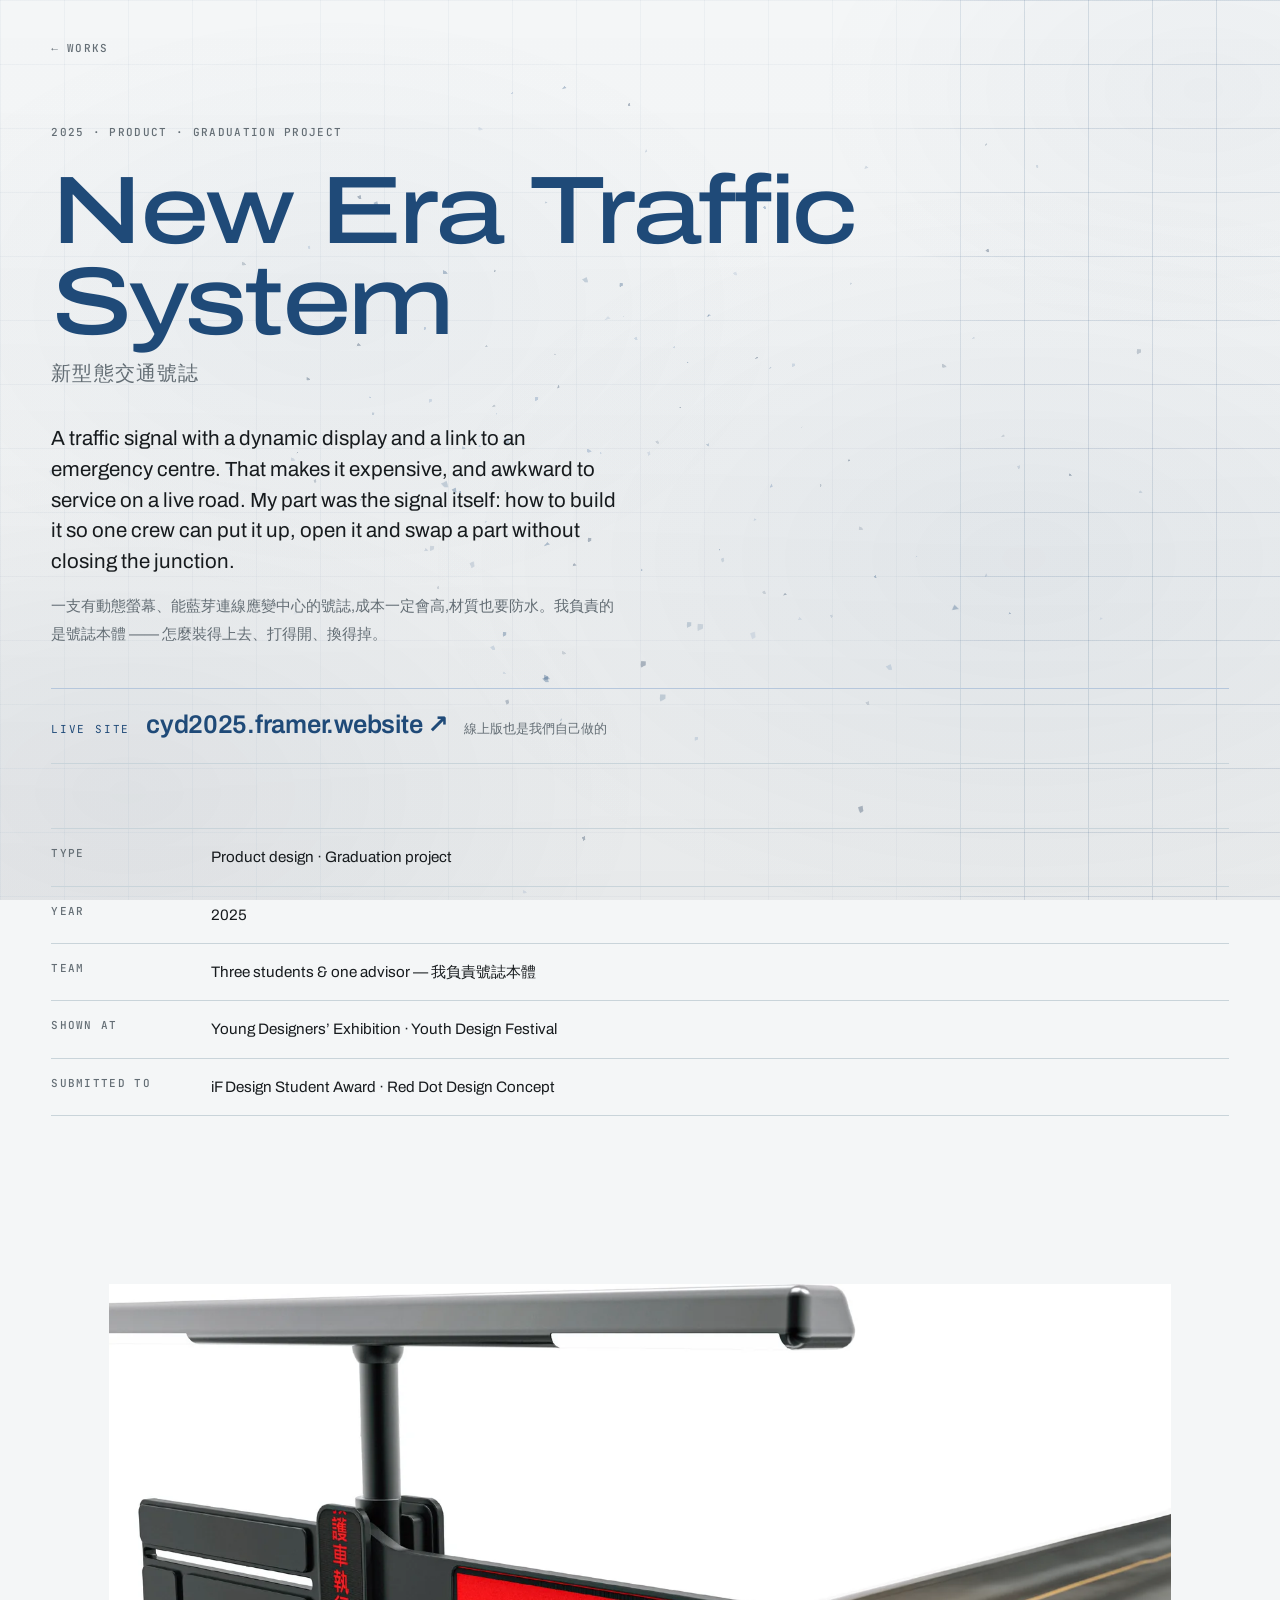
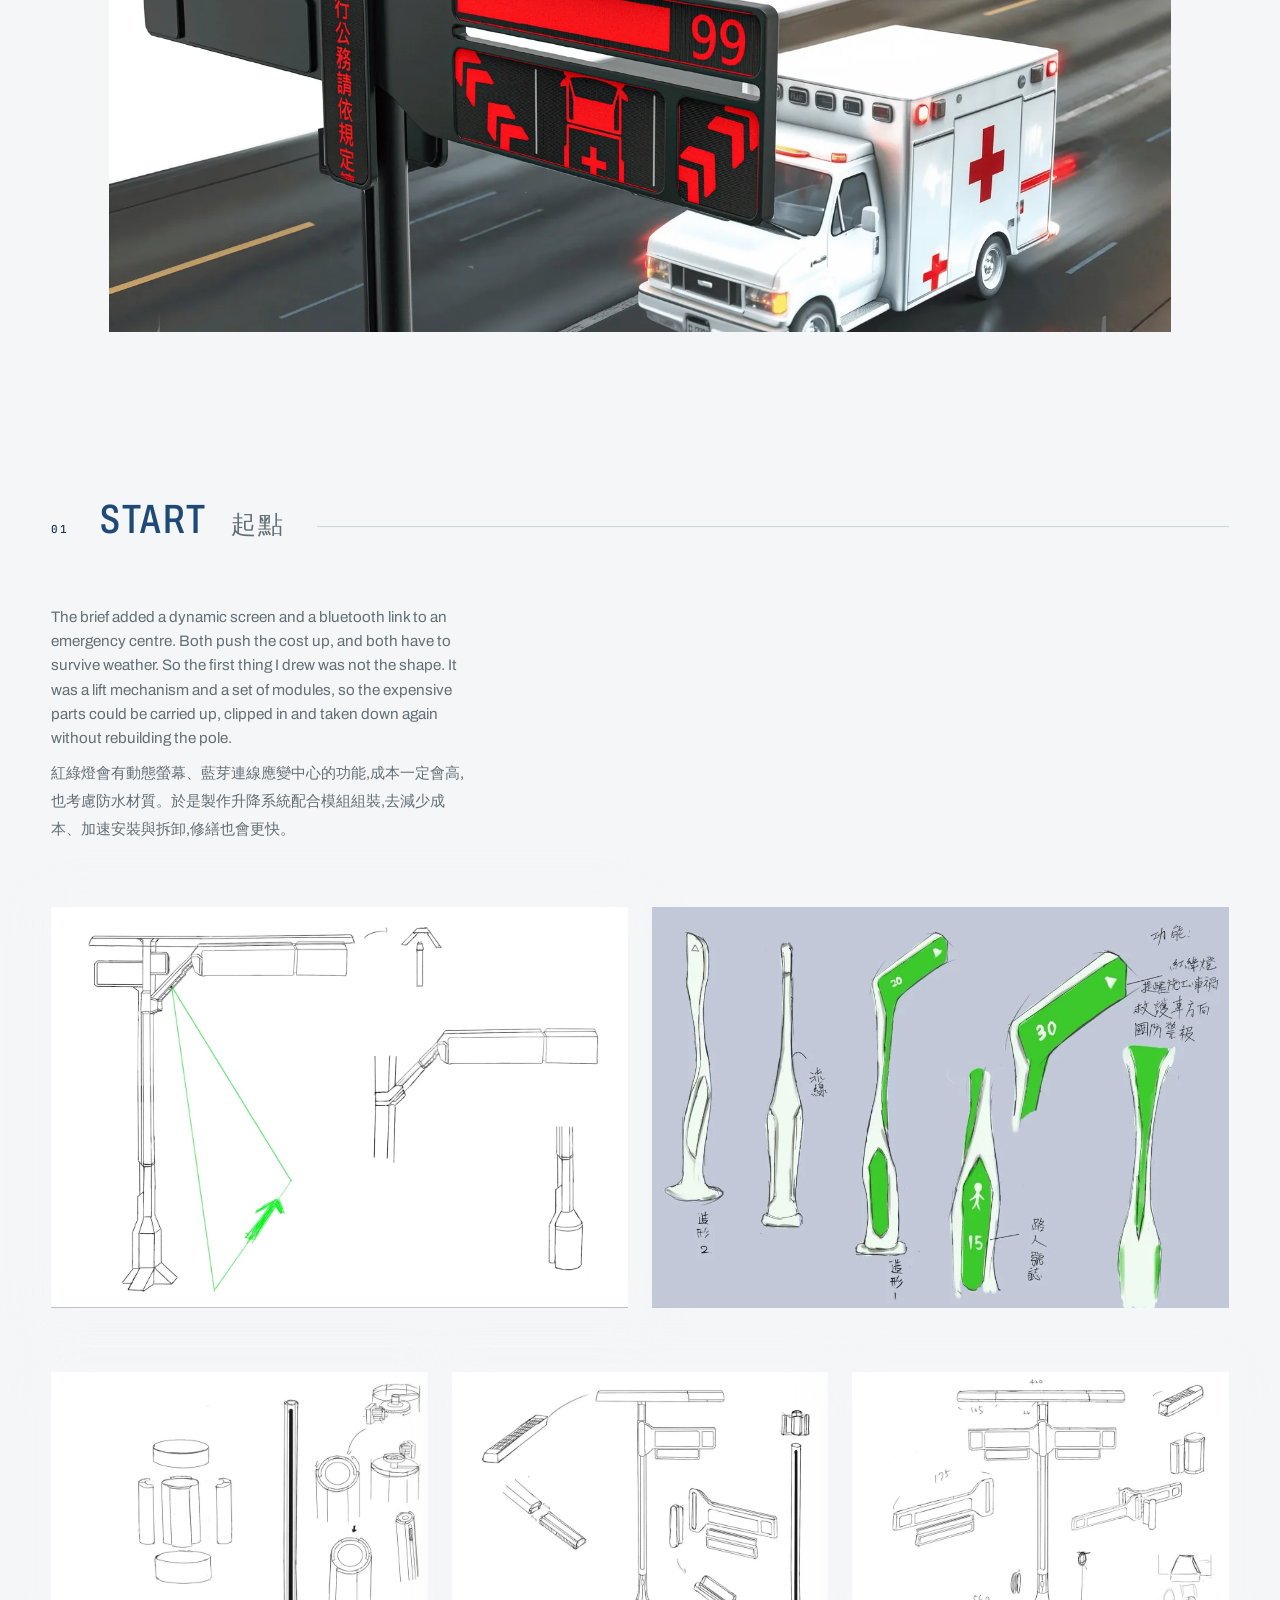
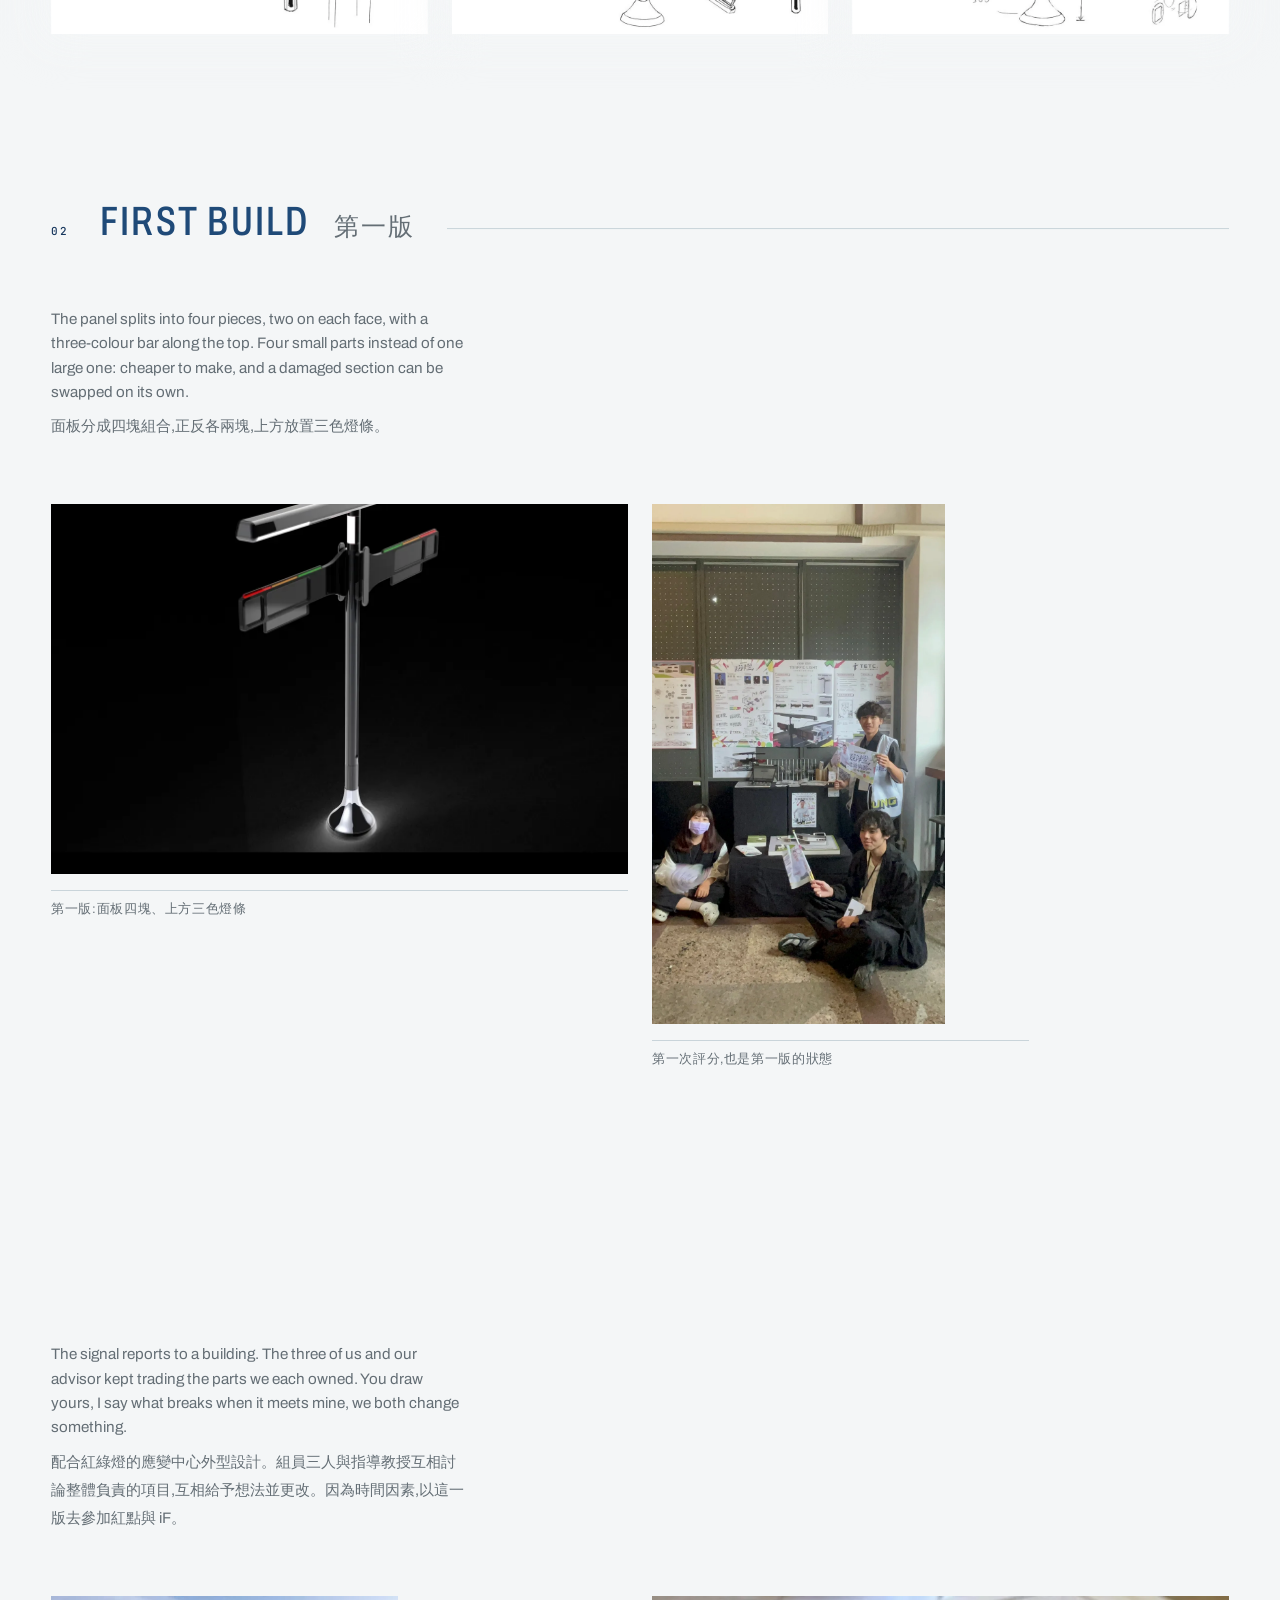
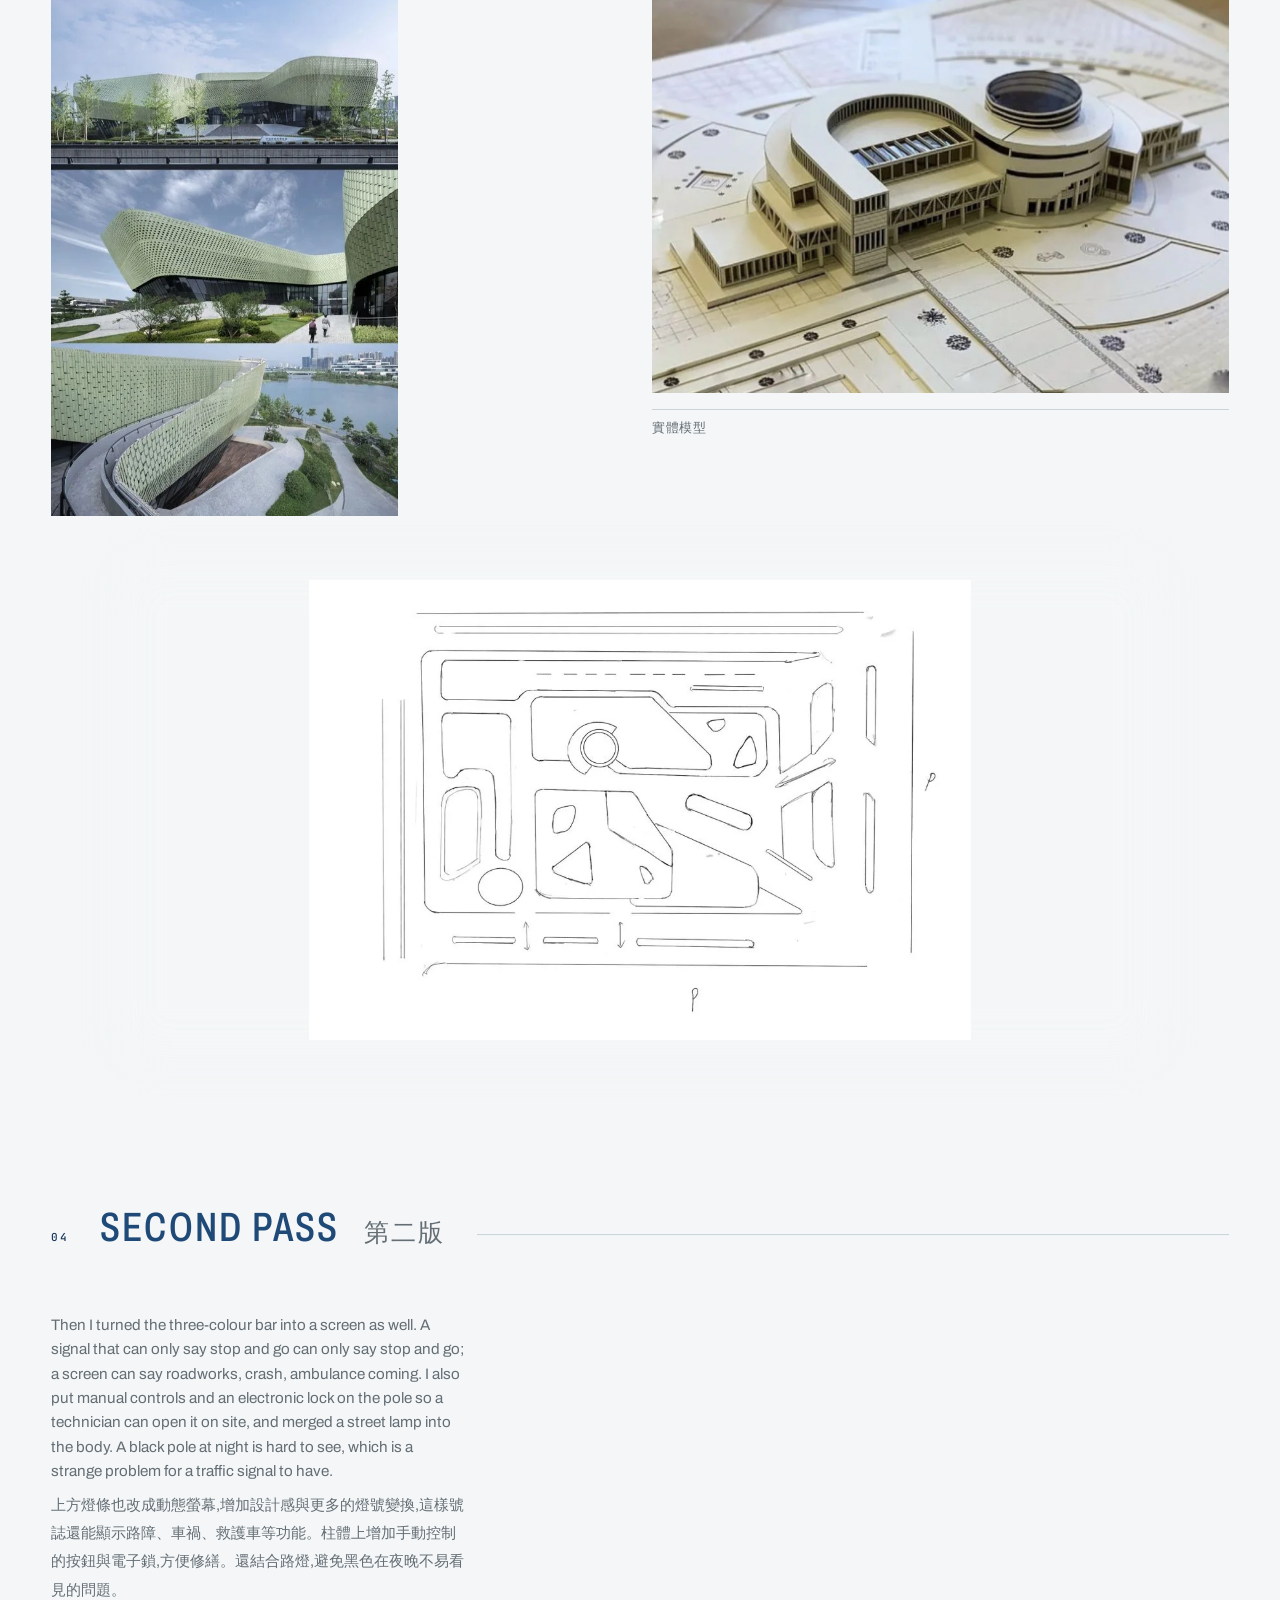
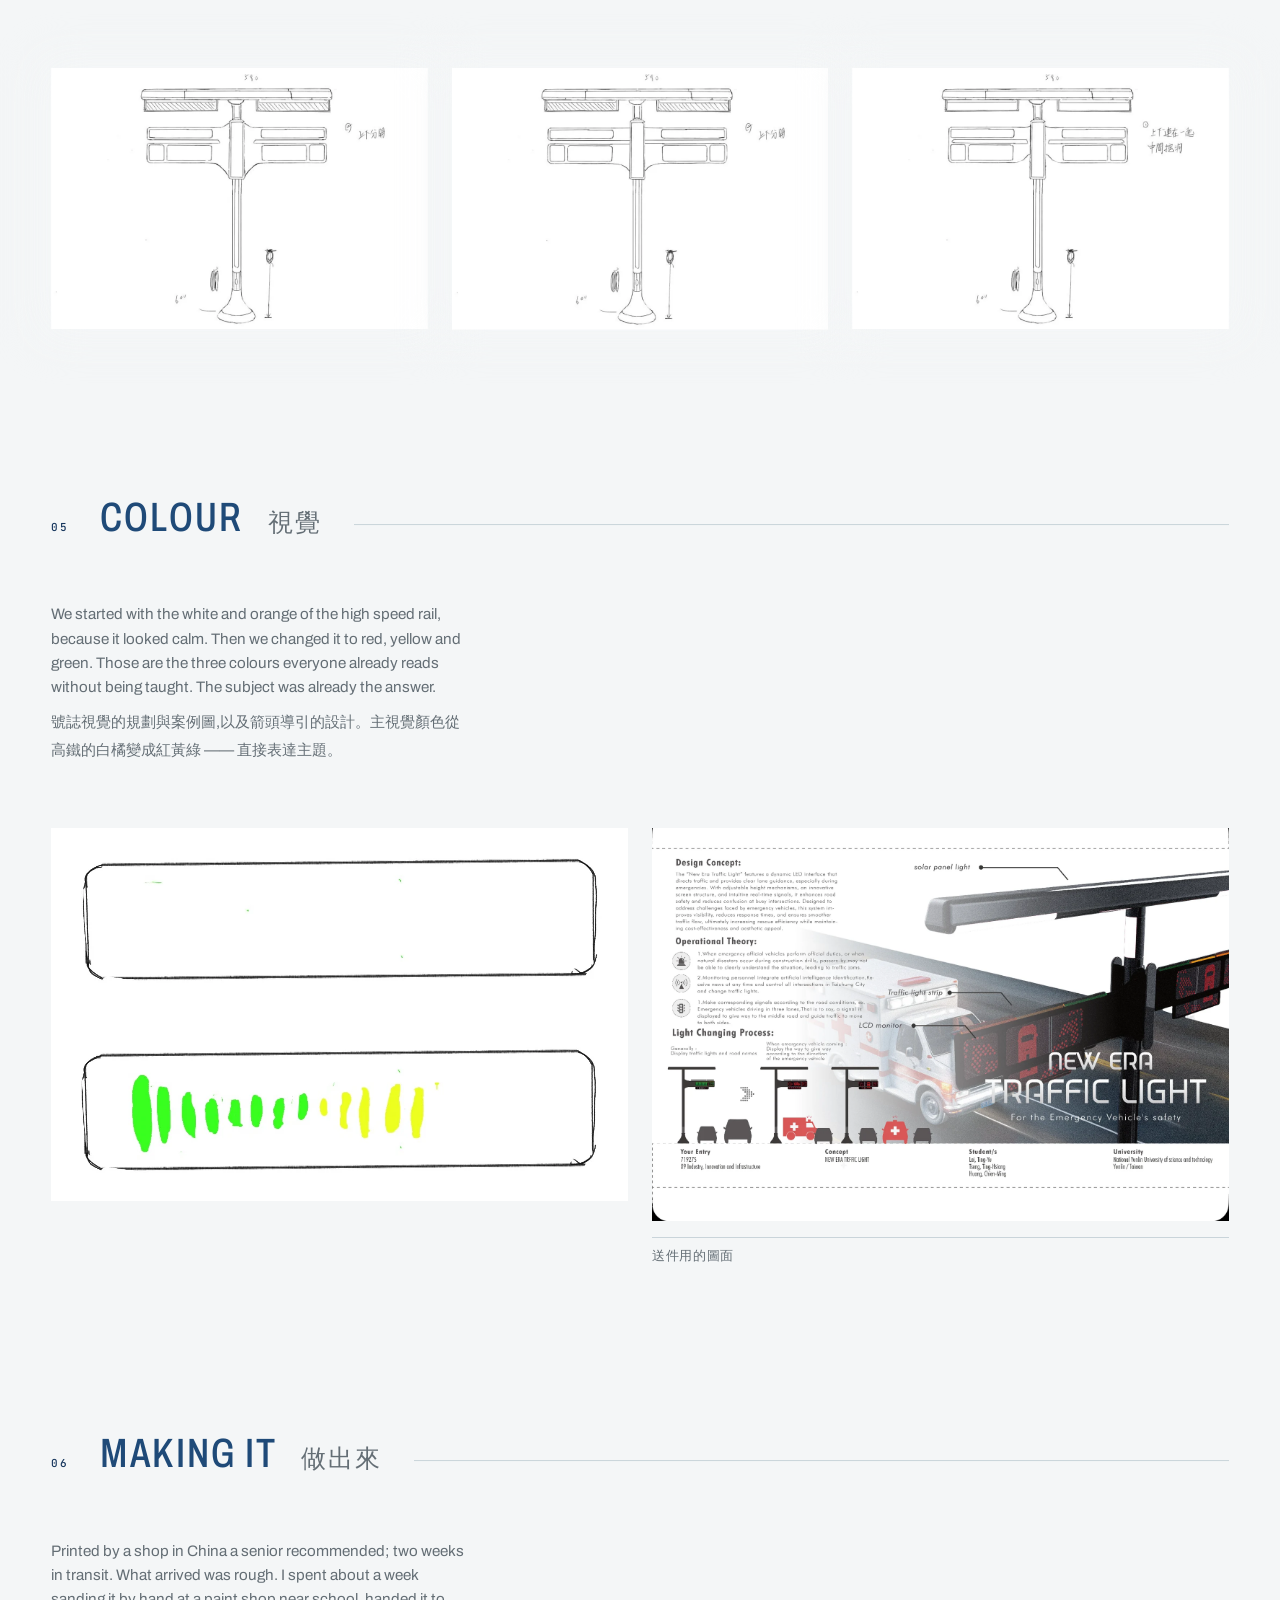
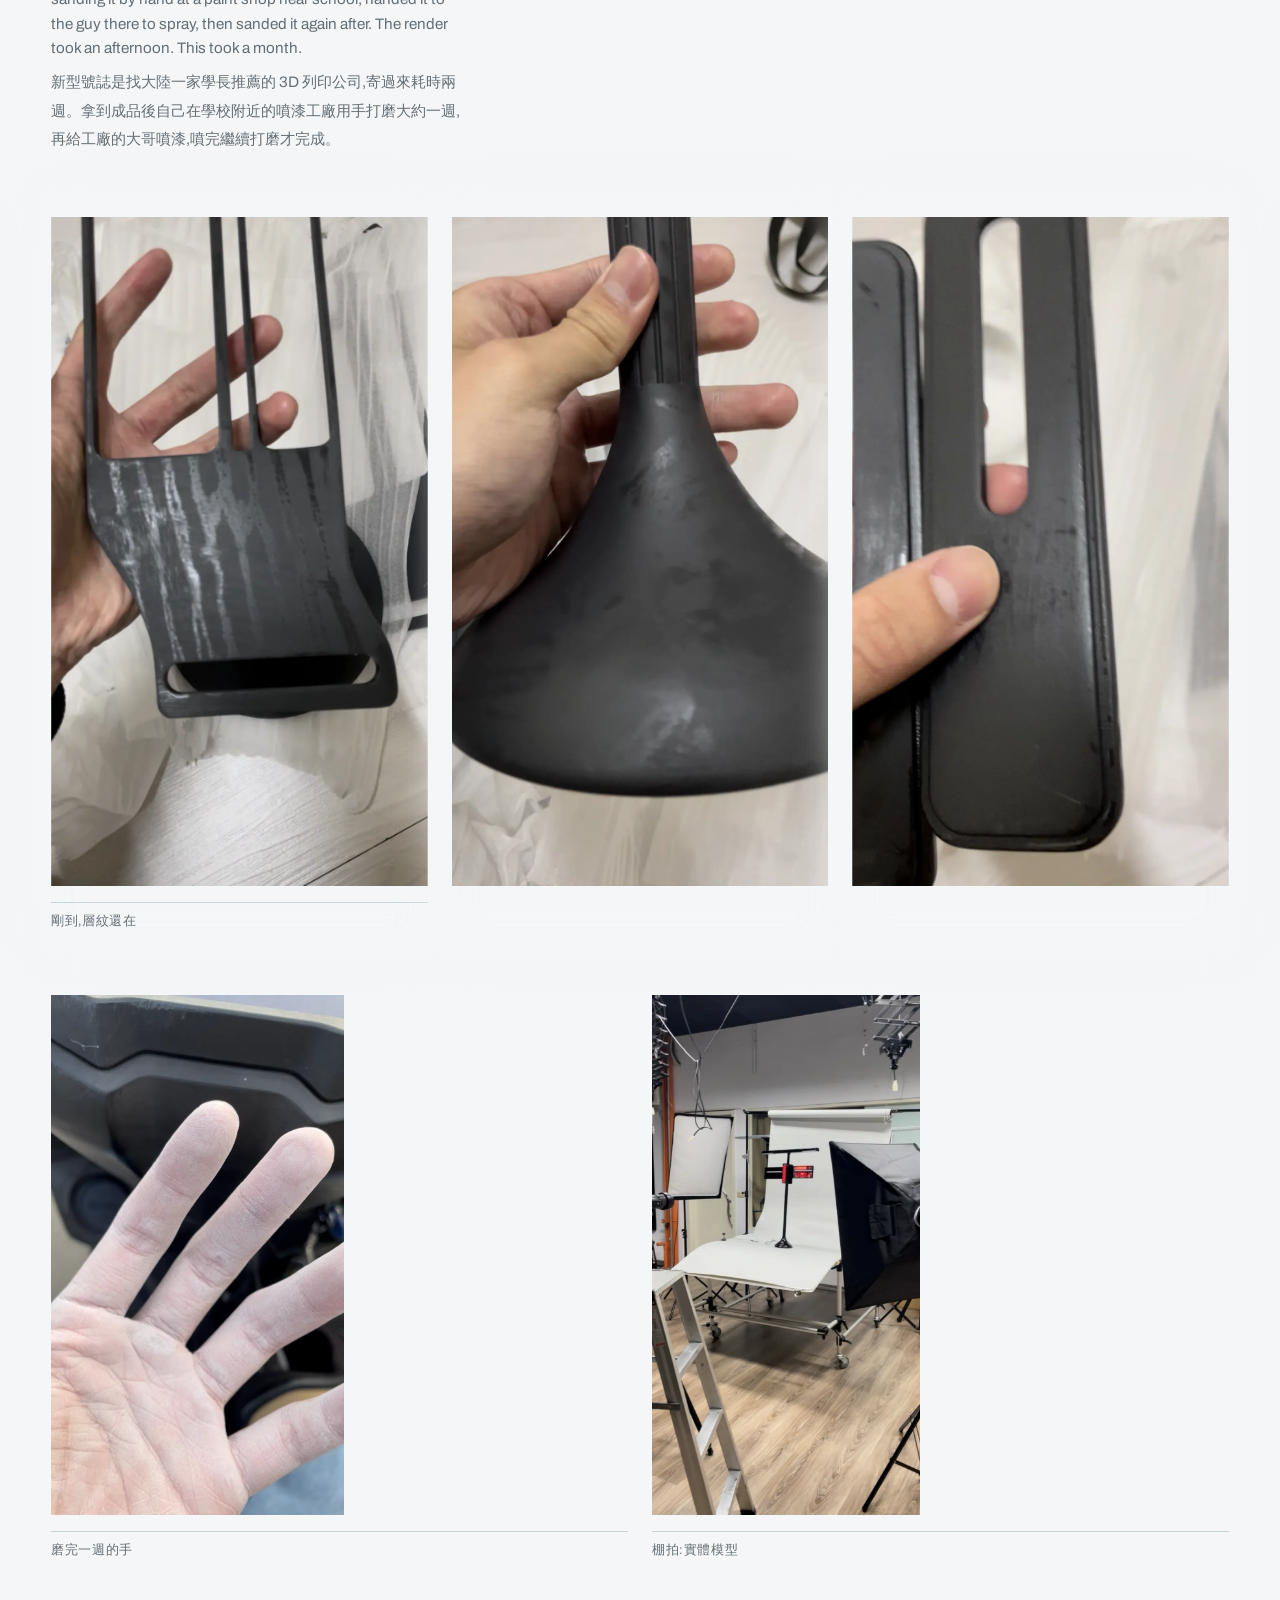
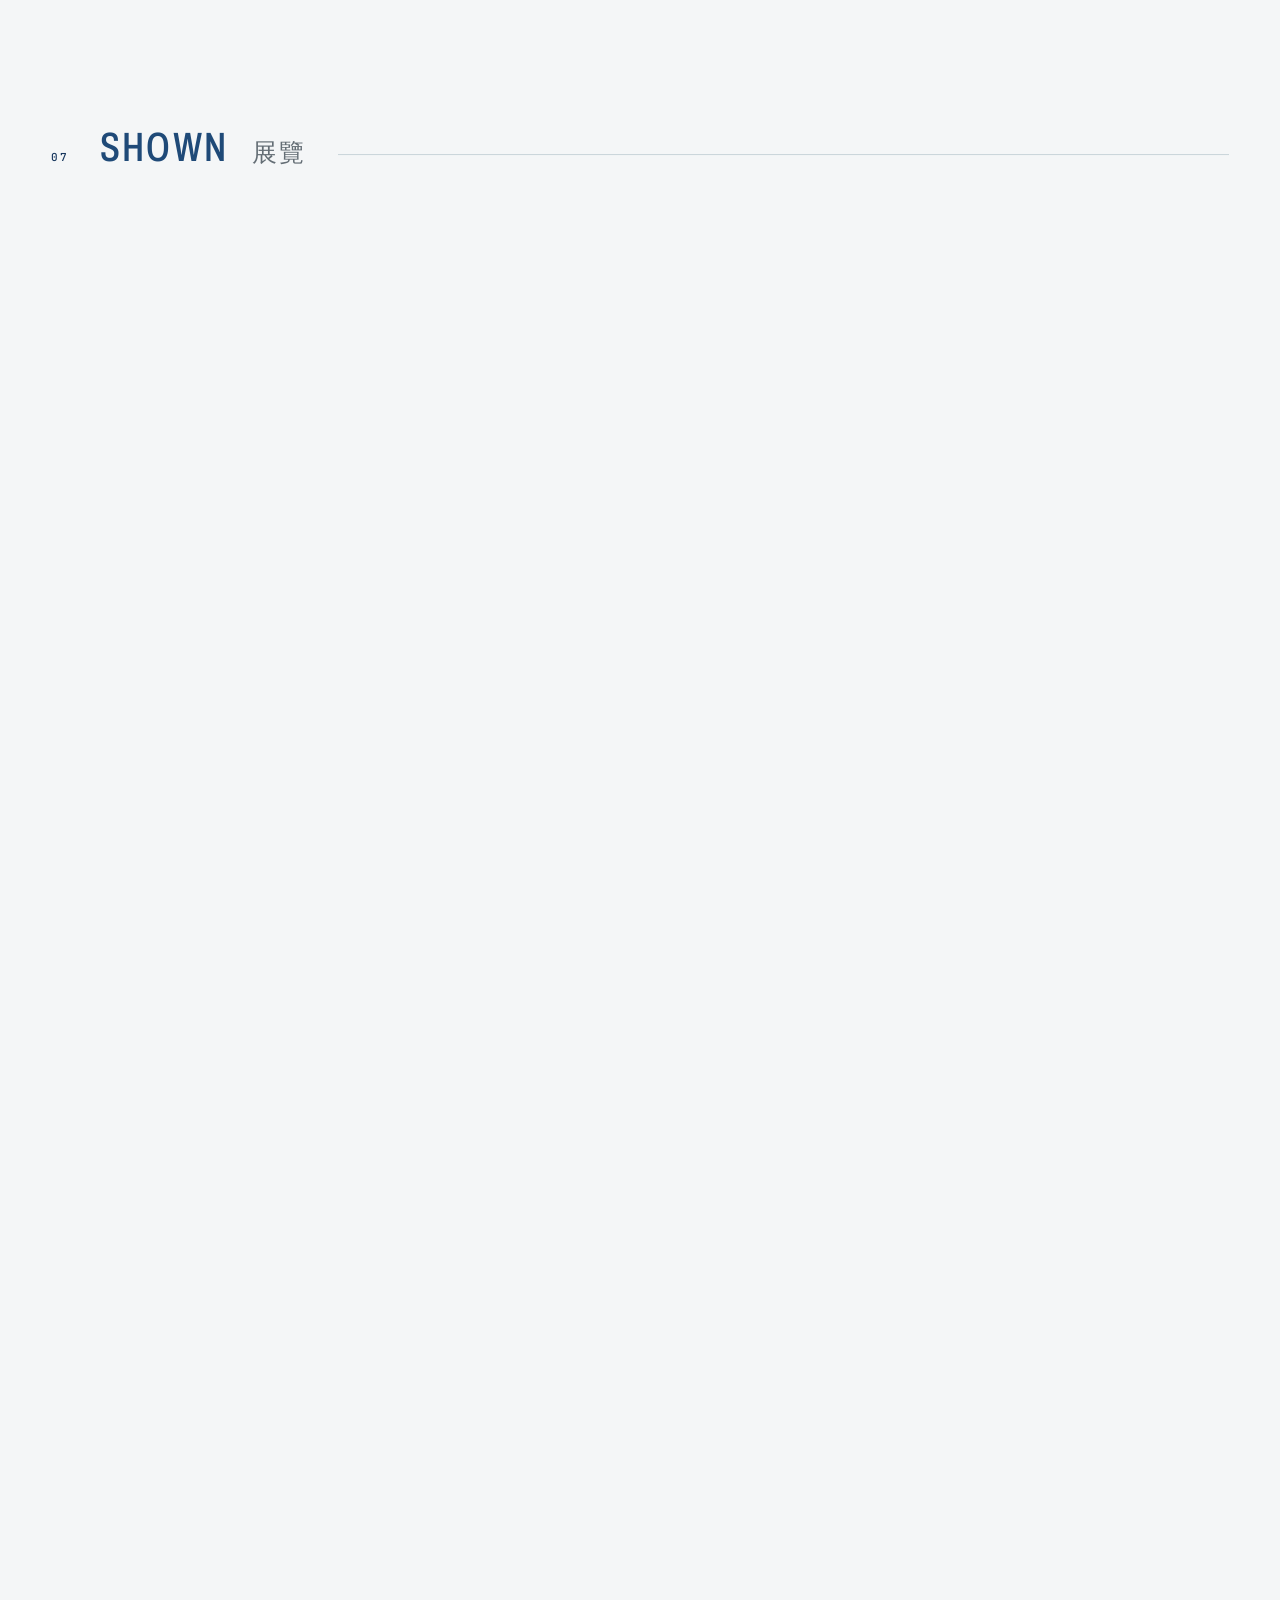
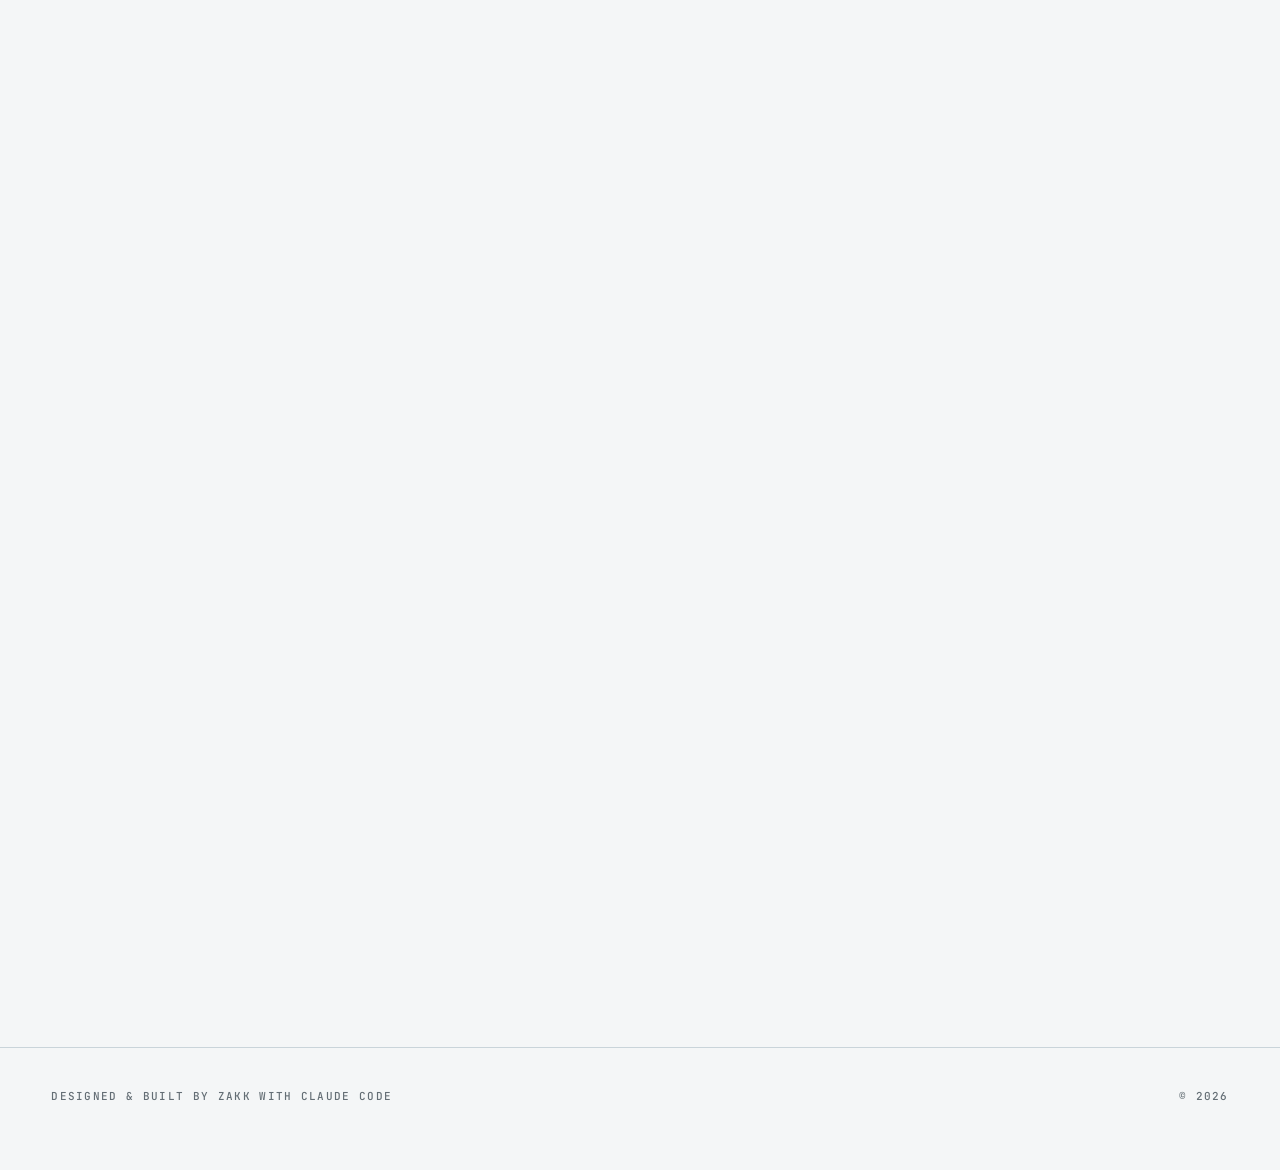
<file: works/traffic/index.html>
<!DOCTYPE html>
<html lang="en">
<head>
  <meta charset="UTF-8">
  <meta name="viewport" content="width=device-width, initial-scale=1.0">

  <title>New Era Traffic System — Zakk</title>
  <meta name="description" content="A modular traffic signal with a dynamic display, built to be installed, serviced and replaced by one person. Graduation project, 2025.">

  <link rel="preload" href="../../assets/fonts/archivo-latin.woff2" as="font" type="font/woff2" crossorigin>
  <link rel="preload" href="../../assets/3d/dragon.webp" as="image" type="image/webp">

  <link rel="stylesheet" href="../../css/style.css?v=196">
  <link rel="stylesheet" href="../../css/work.css?v=53">
</head>

<body>
  <a class="skip-link" href="#main">Skip to content</a>

  <div class="page-atmos" aria-hidden="true"></div>
  <canvas class="fragments" aria-hidden="true"></canvas>
  <canvas class="dragon-side" aria-hidden="true"></canvas>
  <canvas class="ambient" aria-hidden="true"></canvas>

  <header class="topbar">
    <a class="wordmark" href="../../">Zakk</a>
    <nav class="nav" aria-label="Sections">
      <a href="../../#works" aria-label="Works"><span class="nav__num">01</span><span class="nav__label">Works</span></a>
      <a href="../../#about" aria-label="About"><span class="nav__num">02</span><span class="nav__label">About</span></a>
      <a href="../../#photos" aria-label="Photos"><span class="nav__num">03</span><span class="nav__label">Photos</span></a>
    </nav>
  </header>

  <main id="main" class="work">

    <a class="work-back" href="../../#works"><i>&larr;</i> Works</a>

    <!-- ══════════ 開場 ══════════ -->
    <section class="work-hero">
      <p class="work-eyebrow reveal">2025 &middot; Product &middot; Graduation project</p>

      <h1 class="work-title reveal" style="--delay: 60ms">New Era Traffic System
        <span class="work-title-zh" lang="zh-Hant">新型態交通號誌</span>
      </h1>

      <p class="work-lede reveal" style="--delay: 140ms">
        A traffic signal with a dynamic display and a link to an emergency centre.
        That makes it expensive, and awkward to service on a live road.
        My part was the signal itself: how to build it so one crew can put it up,
        open it and swap a part without closing the junction.
        <span class="work-lede-zh" lang="zh-Hant">一支有動態螢幕、能藍芽連線應變中心的號誌,成本一定會高,材質也要防水。我負責的是號誌本體 —— 怎麼裝得上去、打得開、換得掉。</span>
      </p>

      <!-- 🔴 線上版拉出來單獨放。原本只是 facts 表格最後一行,
           字級跟「Type」「Year」一樣小,看的人不會注意到 ——
           但那個站是他們自己做的,是這件作品的一部分,不是附註。
           (Zakk:「還可以再強調我們做的網址」) -->
      <p class="work-live reveal" style="--delay: 170ms">
        <span class="work-live__k">Live site</span>
        <a class="work-live__a" href="https://cyd2025.framer.website"
           target="_blank" rel="noopener">cyd2025.framer.website <i aria-hidden="true">&nearr;</i></a>
        <span class="work-live__zh" lang="zh-Hant">線上版也是我們自己做的</span>
      </p>

      <dl class="facts reveal" style="--delay: 200ms">
        <div class="facts__row">
          <dt class="facts__k">Type</dt>
          <dd class="facts__v">Product design &middot; Graduation project</dd>
        </div>
        <div class="facts__row">
          <dt class="facts__k">Year</dt>
          <dd class="facts__v">2025</dd>
        </div>
        <div class="facts__row">
          <dt class="facts__k">Team</dt>
          <dd class="facts__v">Three students &amp; one advisor &mdash;
            <span class="zh" lang="zh-Hant">我負責號誌本體</span></dd>
        </div>
        <div class="facts__row">
          <dt class="facts__k">Shown at</dt>
          <dd class="facts__v">Young Designers&rsquo; Exhibition &middot; Youth Design Festival</dd>
        </div>
        <div class="facts__row">
          <dt class="facts__k">Submitted to</dt>
          <dd class="facts__v">iF Design Student Award &middot; Red Dot Design Concept</dd>
        </div>
      </dl>
    </section>

    <figure class="plate plate--render plate--opening reveal">
      <img src="../../assets/works/traffic/v1-scene.webp"
           alt="新型態交通號誌的情境渲染圖:救護車通過路口時,面板顯示讓道箭頭與倒數秒數"
           width="1600" height="977">
    </figure>


    <!-- ══════════ 01 起點 ══════════ -->
    <section class="ch" id="start">
      <div class="ch__head reveal">
        <span class="ch__num">01</span>
        <h2 class="ch__title">Start <span class="zh" lang="zh-Hant">起點</span></h2>
        <span class="ch__rule" aria-hidden="true"></span>
      </div>

      <p class="ch__note reveal">
        The brief added a dynamic screen and a bluetooth link to an emergency
        centre. Both push the cost up, and both have to survive weather. So the
        first thing I drew was not the shape. It was a lift mechanism and a
        set of modules, so the expensive parts could be carried up, clipped in and
        taken down again without rebuilding the pole.
        <span class="zh" lang="zh-Hant">紅綠燈會有動態螢幕、藍芽連線應變中心的功能,成本一定會高,也考慮防水材質。於是製作升降系統配合模組組裝,去減少成本、加速安裝與拆卸,修繕也會更快。</span>
      </p>

      <div class="plates">
        <figure class="plate plate--drawing plate--half reveal">
          <img src="../../assets/works/traffic/sketch-01.webp" loading="lazy"
               alt="早期草圖:號誌立柱與可升降橫桿,綠色箭頭標示升降方向"
               width="1600" height="1113">
        </figure>
        <!-- ⚠️ 這張是**數位草圖**,底是整片淡紫,不是紙上的線稿。
             用 plate--drawing 會墊一層紙色再暈開、進場還走掃描式描繪 ——
             那套是為透明線稿設計的,套在有底的圖上會跟旁邊那張真線稿打架。
             改用 plate--render(照片處理:淡底 + 對焦式進場)。 -->
        <figure class="plate plate--render plate--half reveal">
          <img src="../../assets/works/traffic/sketch-02.webp" loading="lazy"
               alt="造型發想:數種柱體剖面與燈號配置的比較"
               width="1024" height="712">
        </figure>

        <figure class="plate plate--drawing plate--third reveal">
          <img src="../../assets/works/traffic/sketch-03.webp" loading="lazy"
               alt="模組拆解草圖:柱體、燈條與連接件" width="1024" height="712">
        </figure>
        <figure class="plate plate--drawing plate--third reveal">
          <img src="../../assets/works/traffic/sketch-04.webp" loading="lazy"
               alt="模組拆解草圖:橫桿與面板的組裝方式" width="1024" height="712">
        </figure>
        <figure class="plate plate--drawing plate--third reveal">
          <img src="../../assets/works/traffic/sketch-05.webp" loading="lazy"
               alt="模組拆解草圖:整支號誌的零件配置" width="1024" height="712">
        </figure>
      </div>
    </section>


    <!-- ══════════ 02 第一版 ══════════ -->
    <section class="ch" id="v1">
      <div class="ch__head reveal">
        <span class="ch__num">02</span>
        <h2 class="ch__title">First build <span class="zh" lang="zh-Hant">第一版</span></h2>
        <span class="ch__rule" aria-hidden="true"></span>
      </div>

      <p class="ch__note reveal">
        The panel splits into four pieces, two on each face, with a three-colour bar along the top. Four small parts instead of one large one:
        cheaper to make, and a damaged section can be swapped on its own.
        <span class="zh" lang="zh-Hant">面板分成四塊組合,正反各兩塊,上方放置三色燈條。</span>
      </p>

      <div class="plates">
        <figure class="plate plate--render plate--half reveal">
          <img src="../../assets/works/traffic/v1-product.webp" loading="lazy"
               alt="第一版產品照:面板分成四塊,上方為三色燈條"
               width="1170" height="750">
          <figcaption class="plate__cap" lang="zh-Hant">第一版:面板四塊、上方三色燈條</figcaption>
        </figure>

        <!-- 🔴 這裡原本放 modeling.webp(拍螢幕的照片)。拿掉了 ——
             Zakk 兩次說它很醜,而且它旁邊就是同一支號誌的正式渲染圖,
             一張翻拍的 Rhino 視窗在旁邊只會拉低整段的質感。
             檔案還在 assets/,首頁的 How I work 縮圖列仍然有用到。 -->

        <!-- 直式照片配半欄,右邊會空掉一整塊(限高之後更明顯)。
             收成三分之一欄,那片留白就變成版面的邊距,不是漏掉的東西。 -->
        <figure class="plate plate--render plate--third reveal">
          <img src="../../assets/works/traffic/review.webp" loading="lazy"
               alt="第一次評分:組員在展板前向老師說明"
               width="900" height="1600">
          <figcaption class="plate__cap" lang="zh-Hant">第一次評分,也是第一版的狀態</figcaption>
        </figure>
      </div>
    </section>


    <!-- ══════════ 03 應變中心 ══════════ -->
    <section class="ch" id="centre">
      <div class="ch__head reveal">
        <span class="ch__num">03</span>
        <h2 class="ch__title">Centre <span class="zh" lang="zh-Hant">應變中心</span></h2>
        <span class="ch__rule" aria-hidden="true"></span>
      </div>

      <p class="ch__note reveal">
        The signal reports to a building. The three of us and our advisor kept
        trading the parts we each owned. You draw yours, I say what breaks
        when it meets mine, we both change something.
        <span class="zh" lang="zh-Hant">配合紅綠燈的應變中心外型設計。組員三人與指導教授互相討論整體負責的項目,互相給予想法並更改。因為時間因素,以這一版去參加紅點與 iF。</span>
      </p>

      <div class="plates">
        <figure class="plate plate--render plate--half reveal">
          <img src="../../assets/works/traffic/centre-render.webp" loading="lazy"
               alt="應變中心建築渲染:綠色曲面量體" width="564" height="846">
        </figure>
        <figure class="plate plate--render plate--half reveal">
          <img src="../../assets/works/traffic/centre-model.webp" loading="lazy"
               alt="應變中心的實體模型放在配置圖上" width="1170" height="806">
          <figcaption class="plate__cap" lang="zh-Hant">實體模型</figcaption>
        </figure>

        <figure class="plate plate--drawing plate--inset reveal">
          <img src="../../assets/works/traffic/centre-plan.webp" loading="lazy"
               alt="配置圖:道路、量體與動線的線稿" width="1024" height="712">
        </figure>
      </div>
    </section>


    <!-- ══════════ 04 第二版 ══════════ -->
    <section class="ch" id="v2">
      <div class="ch__head reveal">
        <span class="ch__num">04</span>
        <h2 class="ch__title">Second pass <span class="zh" lang="zh-Hant">第二版</span></h2>
        <span class="ch__rule" aria-hidden="true"></span>
      </div>

      <p class="ch__note reveal">
        Then I turned the three-colour bar into a screen as well. A signal that can
        only say stop and go can only say stop and go; a screen can say roadworks,
        crash, ambulance coming. I also put manual controls and an electronic lock
        on the pole so a technician can open it on site, and merged a street lamp into the body. A black pole at night is hard to see, which is a
        strange problem for a traffic signal to have.
        <span class="zh" lang="zh-Hant">上方燈條也改成動態螢幕,增加設計感與更多的燈號變換,這樣號誌還能顯示路障、車禍、救護車等功能。柱體上增加手動控制的按鈕與電子鎖,方便修繕。還結合路燈,避免黑色在夜晚不易看見的問題。</span>
      </p>

      <div class="plates">
        <figure class="plate plate--drawing plate--third reveal">
          <img src="../../assets/works/traffic/sketch-v2a.webp" loading="lazy"
               alt="第二版草圖:上方燈條改為動態螢幕" width="1024" height="712">
        </figure>
        <figure class="plate plate--drawing plate--third reveal">
          <img src="../../assets/works/traffic/sketch-v2b.webp" loading="lazy"
               alt="第二版草圖:柱體上的手動控制與電子鎖位置" width="1024" height="712">
        </figure>
        <figure class="plate plate--drawing plate--third reveal">
          <img src="../../assets/works/traffic/sketch-v2c.webp" loading="lazy"
               alt="第二版草圖:結合路燈之後的整體比例" width="1024" height="712">
        </figure>
      </div>
    </section>


    <!-- ══════════ 05 視覺 ══════════ -->
    <section class="ch" id="visual">
      <div class="ch__head reveal">
        <span class="ch__num">05</span>
        <h2 class="ch__title">Colour <span class="zh" lang="zh-Hant">視覺</span></h2>
        <span class="ch__rule" aria-hidden="true"></span>
      </div>

      <p class="ch__note reveal">
        We started with the white and orange of the high speed rail, because it
        looked calm. Then we changed it to red, yellow and green. Those are the three colours everyone already reads without being taught. The subject was
        already the answer.
        <span class="zh" lang="zh-Hant">號誌視覺的規劃與案例圖,以及箭頭導引的設計。主視覺顏色從高鐵的白橘變成紅黃綠 —— 直接表達主題。</span>
      </p>

      <div class="plates">
        <figure class="plate plate--render plate--half reveal">
          <img src="../../assets/works/traffic/visual-bars.webp" loading="lazy"
               alt="燈號的顯示規劃:綠色箭頭與燈條的變化" width="1024" height="712">
        </figure>
        <figure class="plate plate--render plate--half reveal">
          <img src="../../assets/works/traffic/board.webp" loading="lazy"
               alt="參賽用的圖面:號誌與應變中心的整體說明" width="1600" height="1090">
          <figcaption class="plate__cap" lang="zh-Hant">送件用的圖面</figcaption>
        </figure>
      </div>
    </section>


    <!-- ══════════ 06 做出來 ══════════ -->
    <section class="ch" id="make">
      <div class="ch__head reveal">
        <span class="ch__num">06</span>
        <h2 class="ch__title">Making it <span class="zh" lang="zh-Hant">做出來</span></h2>
        <span class="ch__rule" aria-hidden="true"></span>
      </div>

      <p class="ch__note reveal">
        Printed by a shop in China a senior recommended; two weeks in transit. What
        arrived was rough. I spent about a week sanding it by hand at a paint shop
        near school, handed it to the guy there to spray, then sanded it again
        after. The render took an afternoon. This took a month.
        <span class="zh" lang="zh-Hant">新型號誌是找大陸一家學長推薦的 3D 列印公司,寄過來耗時兩週。拿到成品後自己在學校附近的噴漆工廠用手打磨大約一週,再給工廠的大哥噴漆,噴完繼續打磨才完成。</span>
      </p>

      <!-- 順序是有意的:粗胚 → 手 → 成品。少了中間那張,前後就只是兩張照片。 -->
      <div class="plates">
        <figure class="plate plate--drawing plate--third reveal">
          <img src="../../assets/works/traffic/print-raw-a.webp" loading="lazy"
               alt="剛收到的 3D 列印件,表面看得到一條條列印層紋,還沒打磨"
               width="900" height="1600">
          <figcaption class="plate__cap" lang="zh-Hant">剛到,層紋還在</figcaption>
        </figure>
        <figure class="plate plate--drawing plate--third reveal">
          <img src="../../assets/works/traffic/print-raw-b.webp" loading="lazy"
               alt="手拿著號誌燈罩的列印件,表面粗糙不平"
               width="900" height="1600">
        </figure>
        <figure class="plate plate--drawing plate--third reveal">
          <img src="../../assets/works/traffic/print-raw-c.webp" loading="lazy"
               alt="手拿著另一件列印零件,表面尚未處理"
               width="900" height="1600">
        </figure>

        <figure class="plate plate--render plate--half reveal">
          <img src="../../assets/works/traffic/hands.webp" loading="lazy"
               alt="打磨一週後的手:指尖沾滿白色粉塵,皮膚乾裂"
               width="900" height="1600">
          <figcaption class="plate__cap" lang="zh-Hant">磨完一週的手</figcaption>
        </figure>
        <figure class="plate plate--render plate--half reveal">
          <img src="../../assets/works/traffic/studio.webp" loading="lazy"
               alt="棚拍現場:實體號誌立在白色背景紙上,兩側是柔光箱"
               width="826" height="1600">
          <figcaption class="plate__cap" lang="zh-Hant">棚拍:實體模型</figcaption>
        </figure>
      </div>
    </section>


    <!-- ══════════ 07 展覽 ══════════ -->
    <section class="ch" id="expo">
      <div class="ch__head reveal">
        <span class="ch__num">07</span>
        <h2 class="ch__title">Shown <span class="zh" lang="zh-Hant">展覽</span></h2>
        <span class="ch__rule" aria-hidden="true"></span>
      </div>

      <p class="ch__note reveal">
        The display cabinet was ours too, built at a woodwork and paint shop
        rather than ordered in.
        <span class="zh" lang="zh-Hant">展櫃也是我們自己的 ——
          在漆木工那邊做的,不是叫現成的。</span>
      </p>

      <div class="plates">
        <figure class="plate plate--render plate--half reveal">
          <img src="../../assets/works/traffic/cabinet.webp" loading="lazy"
               alt="漆木工廠:製作中的展櫃放在工作檯上" width="900" height="1600">
          <figcaption class="plate__cap" lang="zh-Hant">展櫃製作中</figcaption>
        </figure>
        <figure class="plate plate--render plate--half reveal">
          <img src="../../assets/works/traffic/cabinet-b.webp" loading="lazy"
               alt="展櫃箱體完成,白色方箱放在工廠地面上" width="797" height="1072">
        </figure>
        <figure class="plate plate--render plate--half reveal">
          <img src="../../assets/works/traffic/expo-booth.webp" loading="lazy"
               alt="新一代設計展攤位:實體號誌與展板" width="1200" height="1600">
          <figcaption class="plate__cap" lang="zh-Hant">新一代設計展</figcaption>
        </figure>
        <figure class="plate plate--render plate--half reveal">
          <img src="../../assets/works/traffic/expo-team.webp" loading="lazy"
               alt="三位組員在攤位前與作品合照" width="1108" height="1477">
          <figcaption class="plate__cap" lang="zh-Hant">組員與作品</figcaption>
        </figure>

        <figure class="plate plate--render plate--half reveal">
          <img src="../../assets/works/traffic/expo-group.webp" loading="lazy"
               alt="青春設計節:學生與教授們的大合照" width="1600" height="900">
          <figcaption class="plate__cap" lang="zh-Hant">青春設計節</figcaption>
        </figure>
        <figure class="plate plate--render plate--half reveal">
          <img src="../../assets/works/traffic/expo-poster.webp" loading="lazy"
               alt="與新一代設計展主視覺的合照" width="1200" height="1600">
        </figure>
      </div>
    </section>


    <nav class="work-next reveal" aria-label="More work">
      <span class="work-next__k">More</span>
      <a class="work-next__link" href="../../#works">
        <span class="work-next__name">All works</span>
        <i class="work-next__arrow" aria-hidden="true">&rarr;</i>
      </a>
    </nav>

  </main>

  <footer class="footer">
    <p>Designed &amp; built by Zakk with Claude Code</p>
    <p>&copy; 2026</p>
  </footer>

  <script src="../../js/main.js?v=230"></script>
</body>
</html>
</file>
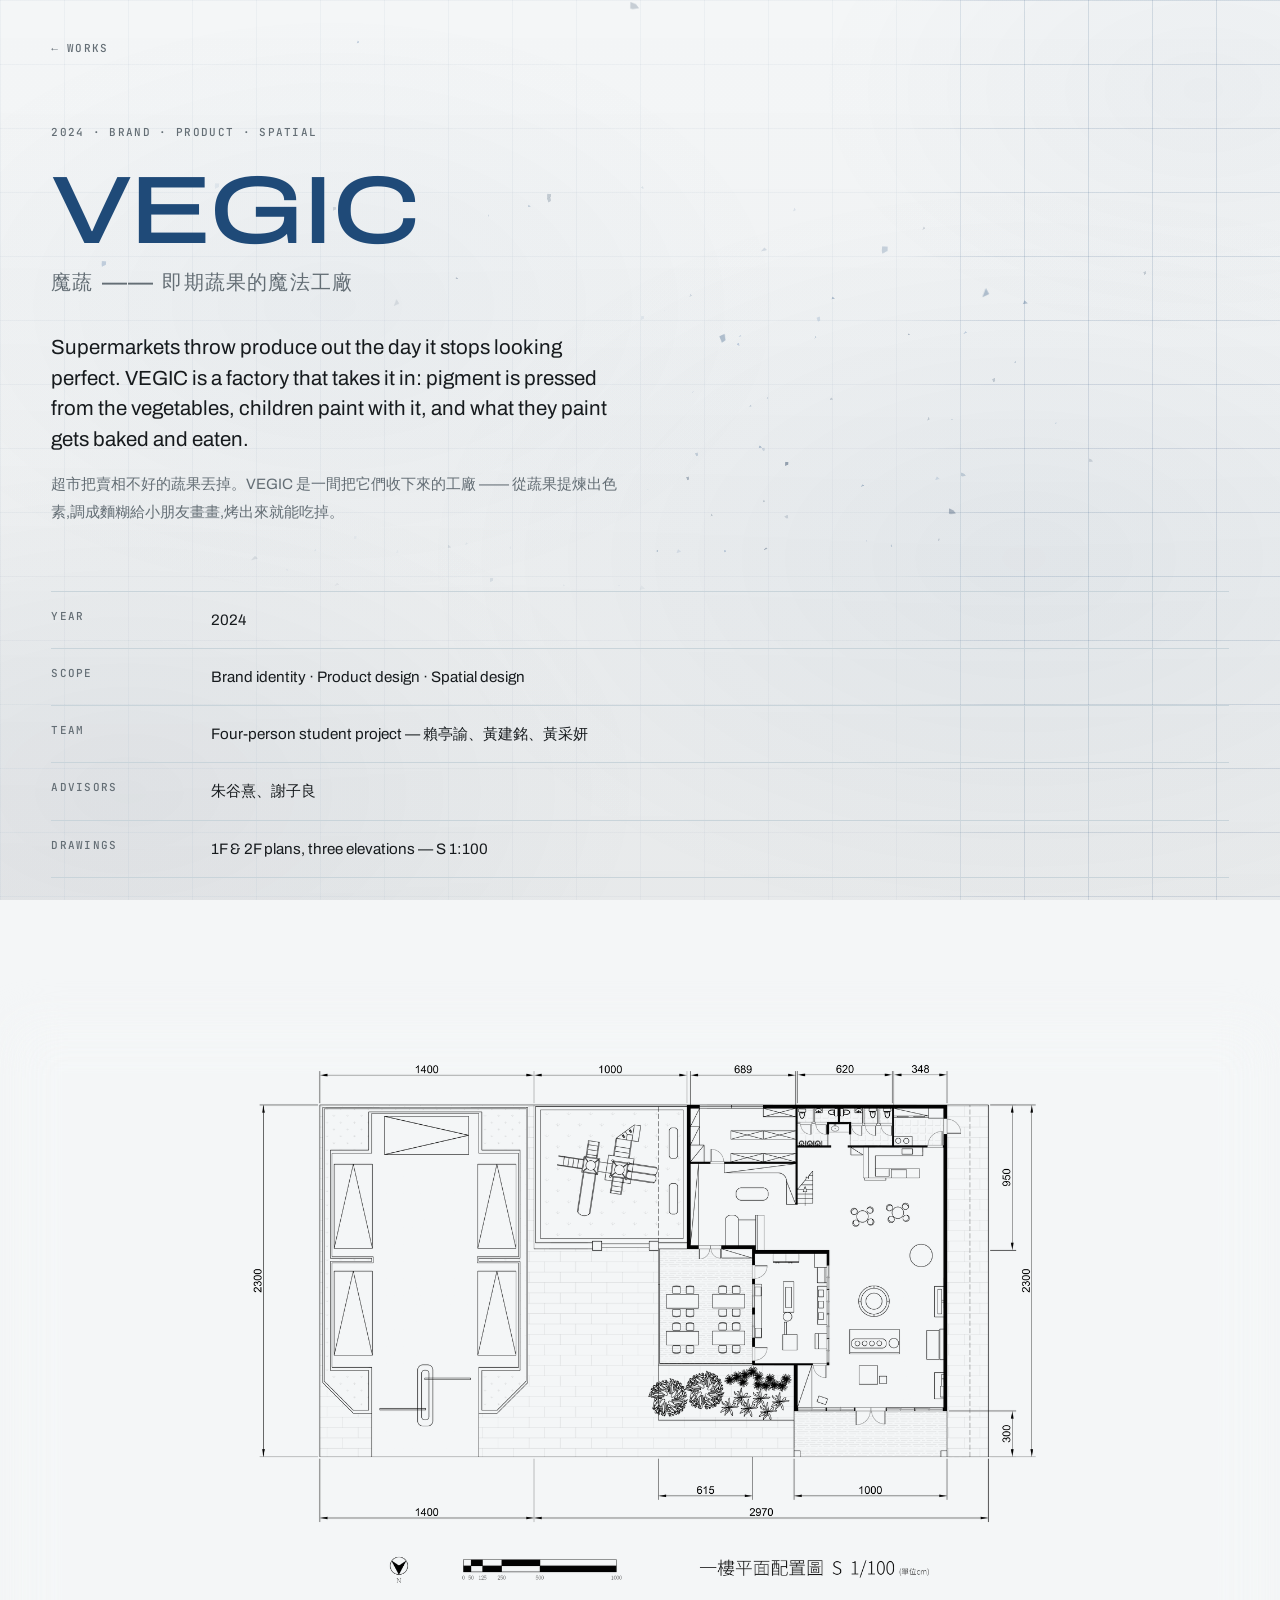
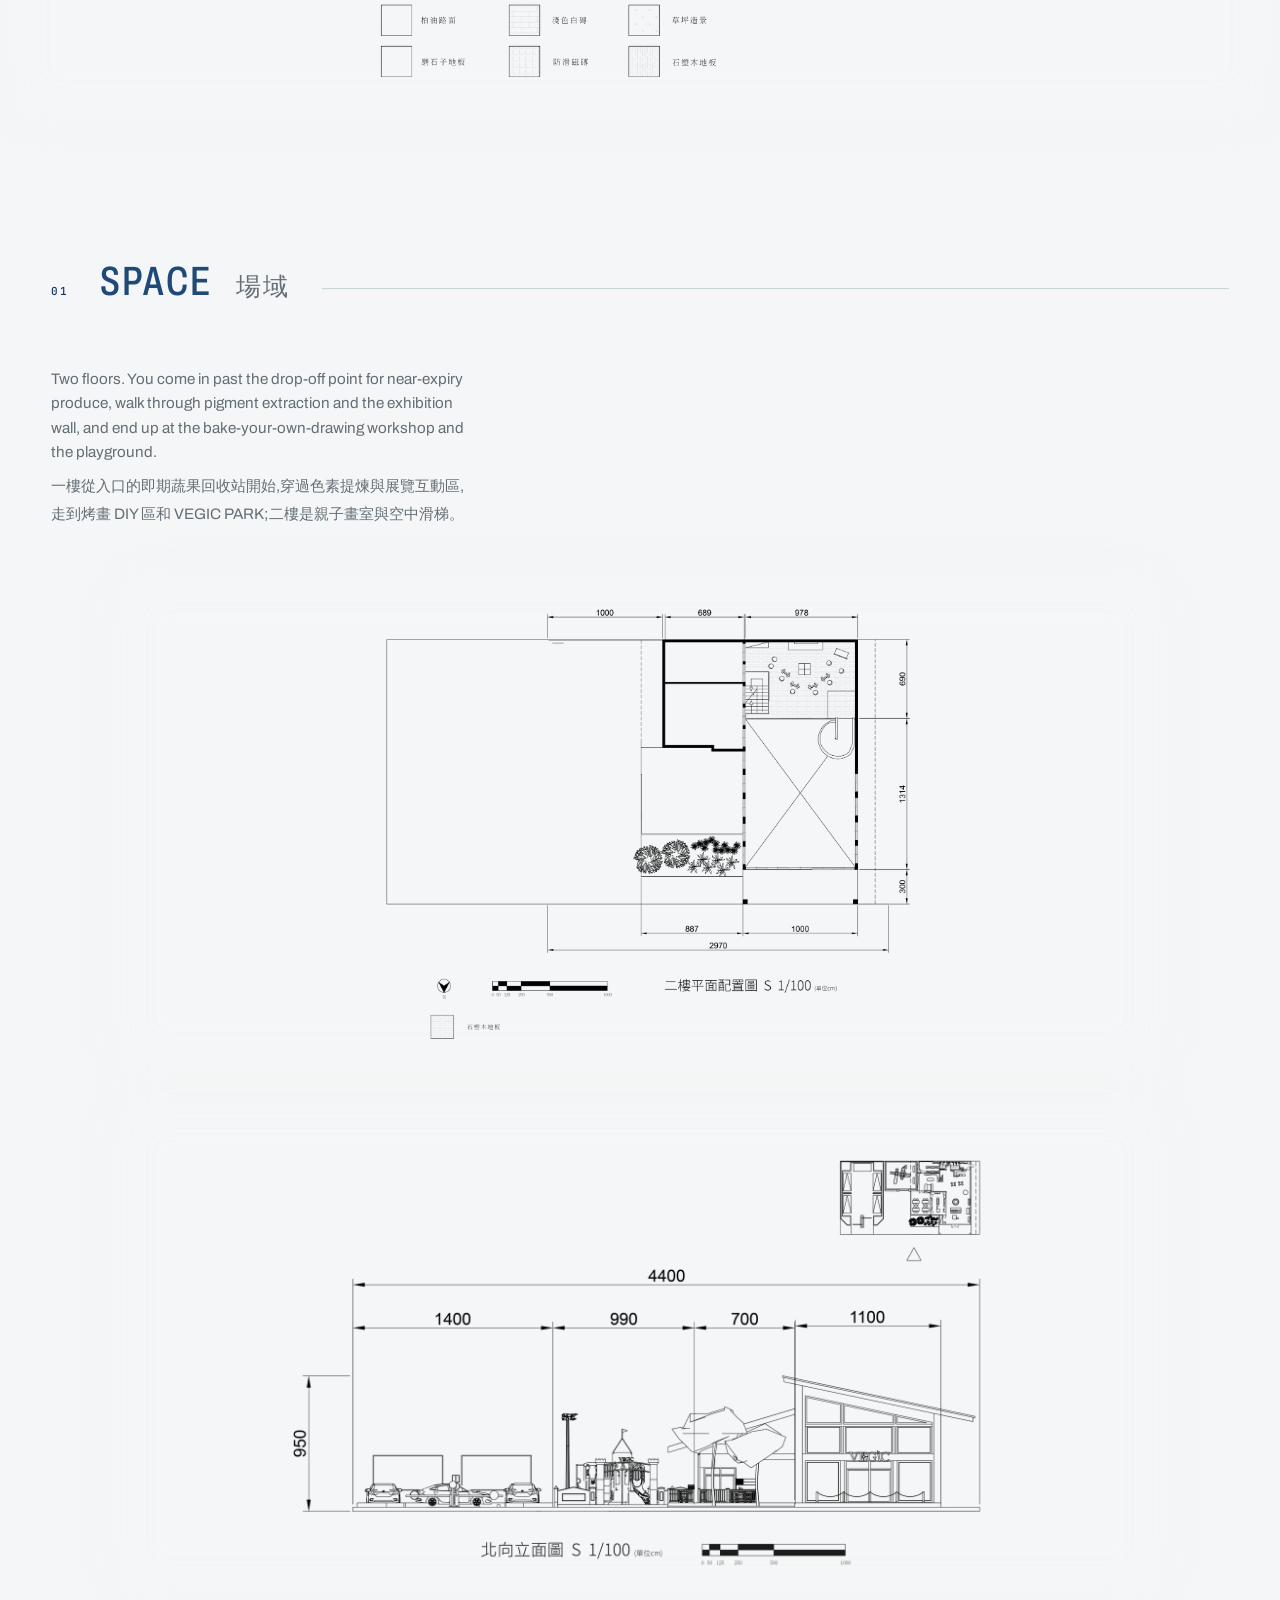
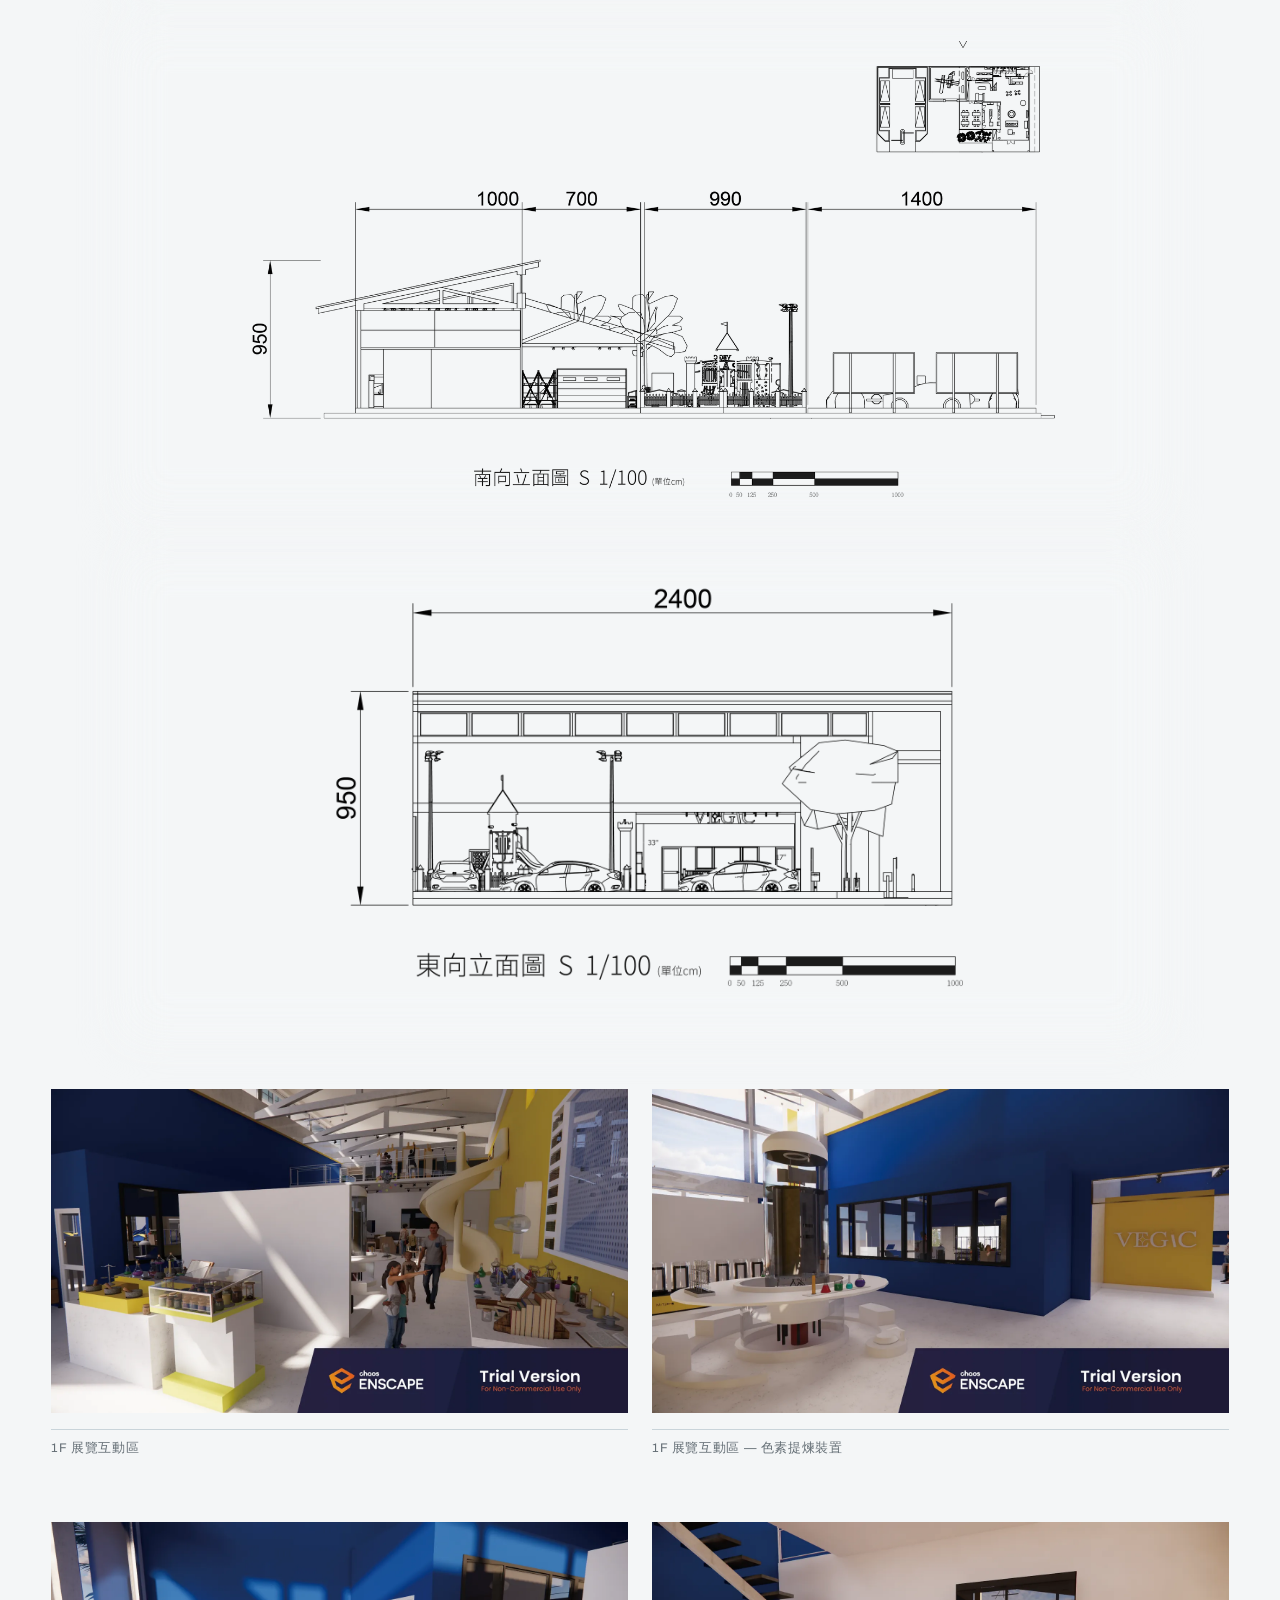
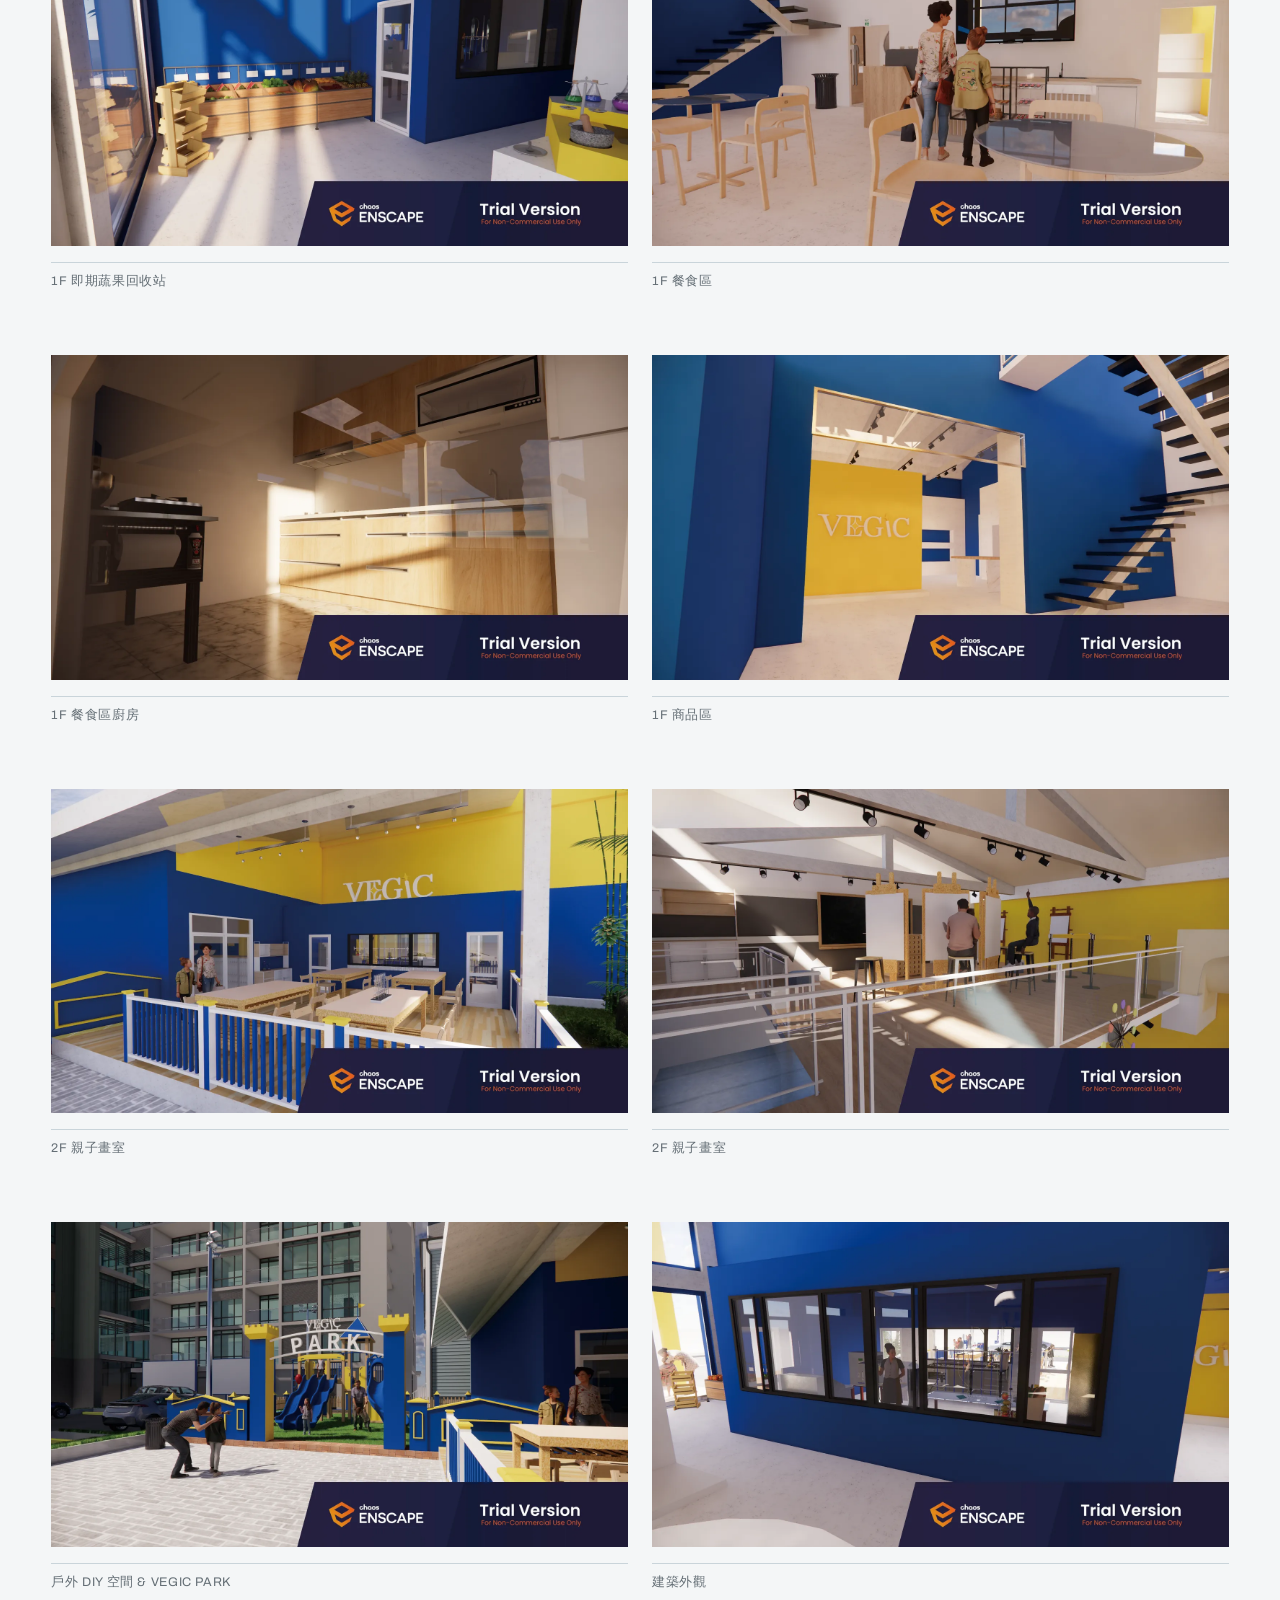
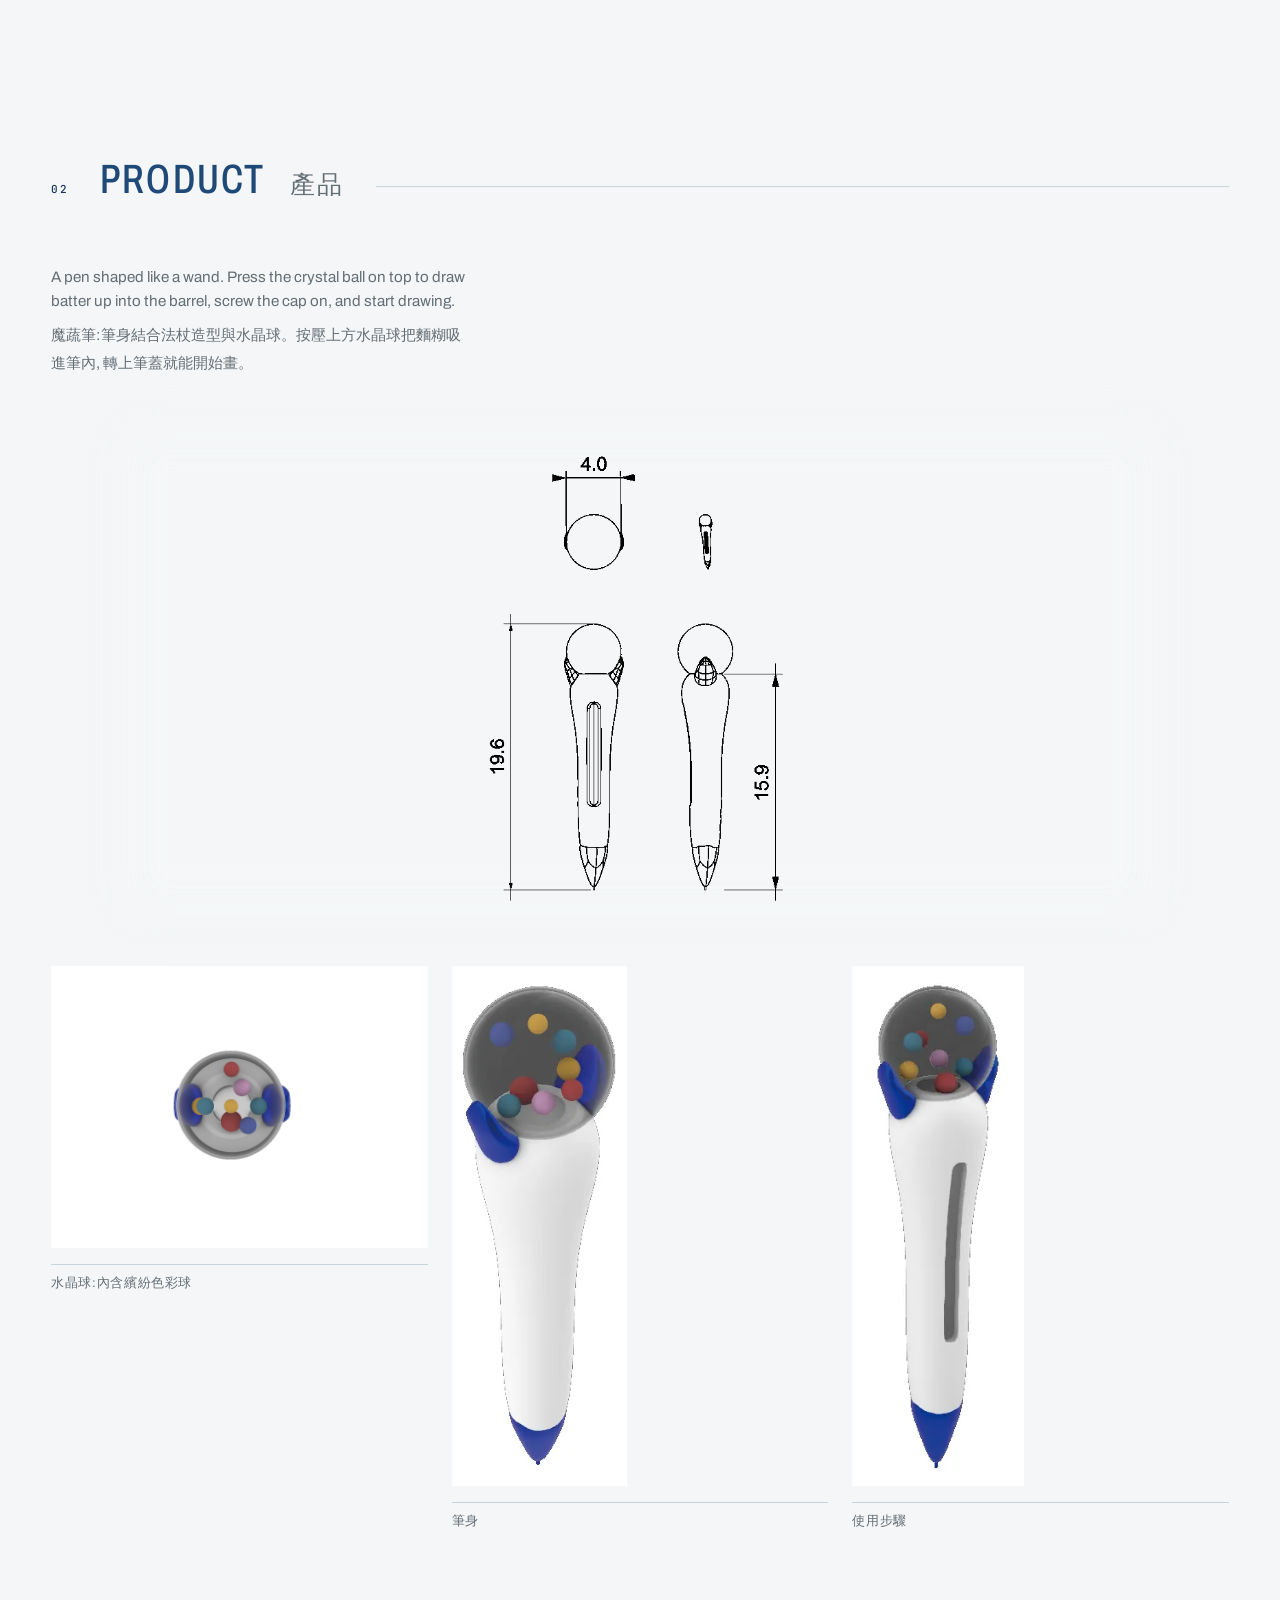
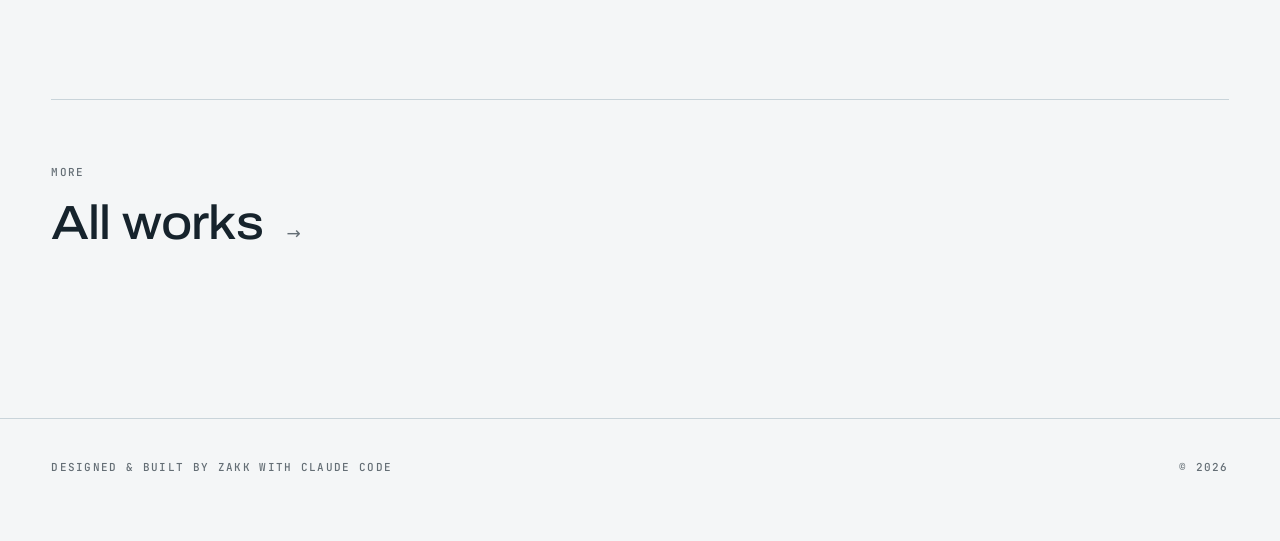
<file: works/vegic/index.html>
<!DOCTYPE html>
<html lang="en">
<head>
  <meta charset="UTF-8">
  <meta name="viewport" content="width=device-width, initial-scale=1.0">

  <title>VEGIC — Zakk</title>
  <meta name="description" content="A factory that takes in near-expiry produce. Brand, product and spatial design, 2024.">

  <link rel="preload" href="../../assets/fonts/archivo-latin.woff2" as="font" type="font/woff2" crossorigin>
  <!-- 🔴 碎片引擎要等這張圖載完才開始畫 —— 沒有它就是一顆粒子都沒有。
       它原本排在 main.js 解析完之後才開始下載,是整條載入鏈的最後面;
       手機的行動網路每次來回 100-300ms,那段空窗看得出來(Zakk:「載入也沒有粒子了」)。
       preload 讓它跟 CSS / 字型並行下載。 -->
  <link rel="preload" href="../../assets/3d/dragon.webp" as="image" type="image/webp">

  <!-- ?v= 是快取版本號:改完 CSS/JS 記得 +1 -->
  <link rel="stylesheet" href="../../css/style.css?v=196">
  <link rel="stylesheet" href="../../css/work.css?v=53">
</head>

<body>
  <a class="skip-link" href="#main">Skip to content</a>

  <!-- 全站氛圍色與碎片:跟主頁同一套,換頁不會覺得到了別的網站 -->
  <div class="page-atmos" aria-hidden="true"></div>

  <!-- 碎片:跟主頁同一套引擎、同一顆頭骨(assets/3d/dragon.webp),
       換頁不會覺得到了別的網站。
       ⚠️ 這裡原本有 data-src / data-flat 指向 bones/spine.svg ——
       那是 §47 把多骨頭系統拆掉之前的東西,main.js 早就不讀了,
       檔案也從來沒被載入過(network log 確認),已移除。 -->
  <canvas class="fragments" aria-hidden="true"></canvas>

  <!-- 右側的龍身:跟首屏同一套粒子(引擎在 main.js 最後一段)。
       只在 >1441px 出現,手機完全不畫。 -->
  <canvas class="dragon-side" aria-hidden="true"></canvas>

  <canvas class="ambient" aria-hidden="true"></canvas>

  <!-- 內頁沒有 preloader:使用者是從主頁點進來的,已經等過一次了 -->

  <header class="topbar">
    <a class="wordmark" href="../../">Zakk</a>
    <nav class="nav" aria-label="Sections">
      <a href="../../#works" aria-label="Works"><span class="nav__num">01</span><span class="nav__label">Works</span></a>
      <a href="../../#about" aria-label="About"><span class="nav__num">02</span><span class="nav__label">About</span></a>
      <a href="../../#photos" aria-label="Photos"><span class="nav__num">03</span><span class="nav__label">Photos</span></a>
    </nav>
  </header>

  <main id="main" class="work">

    <a class="work-back" href="../../#works"><i>&larr;</i> Works</a>

    <!-- ══════════ 開場 ══════════ -->
    <section class="work-hero">
      <p class="work-eyebrow reveal">2024 &middot; Brand &middot; Product &middot; Spatial</p>

      <h1 class="work-title reveal" style="--delay: 60ms">VEGIC
        <span class="work-title-zh" lang="zh-Hant">魔蔬 —— 即期蔬果的魔法工廠</span>
      </h1>

      <p class="work-lede reveal" style="--delay: 140ms">
        Supermarkets throw produce out the day it stops looking perfect.
        VEGIC is a factory that takes it in: pigment is pressed from the vegetables,
        children paint with it, and what they paint gets baked and eaten.
        <span class="work-lede-zh" lang="zh-Hant">超市把賣相不好的蔬果丟掉。VEGIC 是一間把它們收下來的工廠 ——
          從蔬果提煉出色素,調成麵糊給小朋友畫畫,烤出來就能吃掉。</span>
      </p>

      <dl class="facts reveal" style="--delay: 200ms">
        <div class="facts__row">
          <dt class="facts__k">Year</dt>
          <dd class="facts__v">2024</dd>
        </div>
        <div class="facts__row">
          <dt class="facts__k">Scope</dt>
          <dd class="facts__v">Brand identity &middot; Product design &middot; Spatial design</dd>
        </div>
        <div class="facts__row">
          <dt class="facts__k">Team</dt>
          <dd class="facts__v">Four-person student project &mdash;
            <span class="zh" lang="zh-Hant">賴亭諭、黃建銘、黃采妍</span></dd>
        </div>
        <div class="facts__row">
          <dt class="facts__k">Advisors</dt>
          <dd class="facts__v"><span class="zh" lang="zh-Hant">朱谷熹、謝子良</span></dd>
        </div>
        <div class="facts__row">
          <dt class="facts__k">Drawings</dt>
          <dd class="facts__v">1F &amp; 2F plans, three elevations &mdash; S 1:100</dd>
        </div>
      </dl>
    </section>

    <!-- 開場圖用「一樓平面配置圖」,不用漂亮渲染 ——
         Zakk 是空間設計背景,圖面才是他的母語,這是整頁的主張。 -->
    <figure class="plate plate--drawing plate--opening reveal">
      <img src="../../assets/works/vegic/vegic-05.webp"
           alt="VEGIC 魔法工廠一樓平面配置圖,比例尺 1:100,標有入口、回收站、餐食區與遊樂園"
           width="1600" height="1152">
    </figure>


    <!-- ══════════ 01 場域 ══════════ -->
    <section class="ch" id="space">
      <div class="ch__head reveal">
        <span class="ch__num">01</span>
        <h2 class="ch__title">Space <span class="zh" lang="zh-Hant">場域</span></h2>
        <span class="ch__rule" aria-hidden="true"></span>
      </div>

      <p class="ch__note reveal">
        Two floors. You come in past the drop-off point for near-expiry produce,
        walk through pigment extraction and the exhibition wall, and end up at the
        bake-your-own-drawing workshop and the playground.
        <span class="zh" lang="zh-Hant">一樓從入口的即期蔬果回收站開始,穿過色素提煉與展覽互動區,
          走到烤畫 DIY 區和 VEGIC PARK;二樓是親子畫室與空中滑梯。</span>
      </p>

      <div class="plates">
        <!-- 圖面不加圖說 —— 圖裡本來就印著自己的名字(「二樓平面配置圖 S 1/100」) -->
        <figure class="plate plate--drawing plate--inset reveal">
          <img src="../../assets/works/vegic/vegic-06.webp"
               alt="二樓平面配置圖,親子畫室與空中滑梯" width="1600" height="1299">
        </figure>

        <figure class="plate plate--drawing plate--inset reveal">
          <img src="../../assets/works/vegic/vegic-07.webp"
               alt="北向立面圖,比例尺 1:100" width="1600" height="944">
        </figure>
        <figure class="plate plate--drawing plate--inset reveal">
          <img src="../../assets/works/vegic/vegic-08.webp"
               alt="南向立面圖,比例尺 1:100" width="1600" height="845">
        </figure>
        <figure class="plate plate--drawing plate--inset reveal">
          <img src="../../assets/works/vegic/vegic-09.webp"
               alt="東向立面圖,可以看到停車場、遊具與騎樓" width="1600" height="1058">
        </figure>

        <!-- 渲染圖:有圖說,用全站的 blur→對焦進場 -->
        <figure class="plate plate--render plate--half reveal">
          <img src="../../assets/works/vegic/vegic-12.webp" loading="lazy"
               alt="一樓展覽互動區室內渲染,藍黃配色與螺旋滑梯" width="1600" height="900">
          <figcaption class="plate__cap" lang="zh-Hant">1F 展覽互動區</figcaption>
        </figure>
        <figure class="plate plate--render plate--half reveal">
          <img src="../../assets/works/vegic/vegic-14.webp" loading="lazy"
               alt="展覽互動區中央的色素提煉裝置" width="1600" height="900">
          <figcaption class="plate__cap" lang="zh-Hant">1F 展覽互動區 &mdash; 色素提煉裝置</figcaption>
        </figure>

        <figure class="plate plate--render plate--half reveal">
          <img src="../../assets/works/vegic/vegic-13.webp" loading="lazy"
               alt="即期蔬果回收站,木箱裡放著蔬果" width="1600" height="900">
          <figcaption class="plate__cap" lang="zh-Hant">1F 即期蔬果回收站</figcaption>
        </figure>
        <figure class="plate plate--render plate--half reveal">
          <img src="../../assets/works/vegic/vegic-11.webp" loading="lazy"
               alt="一樓餐食區,木質桌椅與樓梯" width="1600" height="900">
          <figcaption class="plate__cap" lang="zh-Hant">1F 餐食區</figcaption>
        </figure>

        <figure class="plate plate--render plate--half reveal">
          <img src="../../assets/works/vegic/vegic-10.webp" loading="lazy"
               alt="餐食區廚房,烤箱與備餐檯" width="1600" height="900">
          <figcaption class="plate__cap" lang="zh-Hant">1F 餐食區廚房</figcaption>
        </figure>
        <figure class="plate plate--render plate--half reveal">
          <img src="../../assets/works/vegic/vegic-15.webp" loading="lazy"
               alt="黃色 VEGIC 主牆與樓梯" width="1600" height="900">
          <figcaption class="plate__cap" lang="zh-Hant">1F 商品區</figcaption>
        </figure>

        <figure class="plate plate--render plate--half reveal">
          <img src="../../assets/works/vegic/vegic-17.webp" loading="lazy"
               alt="二樓活動區,黃藍配色與木質長桌" width="1600" height="900">
          <figcaption class="plate__cap" lang="zh-Hant">2F 親子畫室</figcaption>
        </figure>
        <figure class="plate plate--render plate--half reveal">
          <img src="../../assets/works/vegic/vegic-19.webp" loading="lazy"
               alt="親子畫室內部,有人在畫架前作畫" width="1600" height="900">
          <figcaption class="plate__cap" lang="zh-Hant">2F 親子畫室</figcaption>
        </figure>

        <figure class="plate plate--render plate--half reveal">
          <img src="../../assets/works/vegic/vegic-16.webp" loading="lazy"
               alt="戶外 VEGIC PARK 遊樂場,溜滑梯與城堡造型" width="1600" height="900">
          <figcaption class="plate__cap" lang="zh-Hant">戶外 DIY 空間 &amp; VEGIC PARK</figcaption>
        </figure>
        <figure class="plate plate--render plate--half reveal">
          <img src="../../assets/works/vegic/vegic-18.webp" loading="lazy"
               alt="建築外觀,深藍量體與大面開窗" width="1600" height="900">
          <figcaption class="plate__cap" lang="zh-Hant">建築外觀</figcaption>
        </figure>
      </div>
    </section>


    <!-- ══════════ 02 產品 ══════════ -->
    <section class="ch" id="product">
      <div class="ch__head reveal">
        <span class="ch__num">02</span>
        <h2 class="ch__title">Product <span class="zh" lang="zh-Hant">產品</span></h2>
        <span class="ch__rule" aria-hidden="true"></span>
      </div>

      <p class="ch__note reveal">
        A pen shaped like a wand. Press the crystal ball on top to draw batter up
        into the barrel, screw the cap on, and start drawing.
        <span class="zh" lang="zh-Hant">魔蔬筆:筆身結合法杖造型與水晶球。按壓上方水晶球把麵糊吸進筆內,
          轉上筆蓋就能開始畫。</span>
      </p>

      <div class="plates">
        <figure class="plate plate--drawing plate--inset reveal">
          <img src="../../assets/works/vegic/vegic-04.webp" loading="lazy"
               alt="魔蔬筆三視圖,標有尺寸" width="1600" height="1121">
        </figure>

        <figure class="plate plate--render plate--third plate--object reveal">
          <img src="../../assets/works/vegic/vegic-01.webp" loading="lazy"
               alt="魔蔬筆頂端的水晶球,內含彩色小球" width="1536" height="1152">
          <figcaption class="plate__cap" lang="zh-Hant">水晶球:內含繽紛色彩球</figcaption>
        </figure>
        <figure class="plate plate--render plate--third plate--object reveal">
          <img src="../../assets/works/vegic/vegic-02.webp" loading="lazy"
               alt="魔蔬筆外觀" width="223" height="662">
          <figcaption class="plate__cap" lang="zh-Hant">筆身</figcaption>
        </figure>
        <figure class="plate plate--render plate--third plate--object reveal">
          <img src="../../assets/works/vegic/vegic-03.webp" loading="lazy"
               alt="魔蔬筆使用步驟圖解" width="202" height="610">
          <figcaption class="plate__cap" lang="zh-Hant">使用步驟</figcaption>
        </figure>
      </div>
    </section>


    <!-- ══════════ 下一件 ══════════ -->
    <nav class="work-next reveal" aria-label="More work">
      <span class="work-next__k">More</span>
      <a class="work-next__link" href="../../#works">
        <span class="work-next__name">All works</span>
        <i class="work-next__arrow" aria-hidden="true">&rarr;</i>
      </a>
    </nav>

  </main>

  <footer class="footer">
    <p>Designed &amp; built by Zakk with Claude Code</p>
    <p>&copy; 2026</p>
  </footer>

  <script src="../../js/main.js?v=230"></script>
</body>
</html>
</file>
<file: css/style.css>
/* ═══════════════════════════════════════════════════════
   ZAKK PORTFOLIO
   色票、間距、字級都寫成「變數」(var) — 改一個地方,全站跟著變
   ═══════════════════════════════════════════════════════ */

/* ═══════════ 字型 ═══════════
   字型檔放在自己的專案裡,不連外部伺服器。
   Archivo 是「可變字型」:一個檔案就含 wdth 62–125、wght 400–700 的
   所有中間狀態,所以下面才能用 font-stretch 自由指定寬度。 */

@font-face {
  font-family: 'Archivo';
  font-style: normal;
  font-weight: 400 700;
  font-stretch: 62% 125%;
  font-display: swap;
  src: url('../assets/fonts/archivo-latin.woff2') format('woff2');
  unicode-range: U+0000-00FF, U+0131, U+0152-0153, U+02BB-02BC, U+02C6, U+02DA, U+02DC, U+0304, U+0308, U+0329, U+2000-206F, U+20AC, U+2122, U+2191, U+2193, U+2212, U+2215, U+FEFF, U+FFFD;
}
@font-face {
  font-family: 'Archivo';
  font-style: normal;
  font-weight: 400 700;
  font-stretch: 62% 125%;
  font-display: swap;
  src: url('../assets/fonts/archivo-latin-ext.woff2') format('woff2');
  unicode-range: U+0100-02BA, U+02BD-02C5, U+02C7-02CC, U+02CE-02D7, U+02DD-02FF, U+0304, U+0308, U+0329, U+1D00-1DBF, U+1E00-1E9F, U+1EF2-1EFF, U+2020, U+20A0-20AB, U+20AD-20C0, U+2113, U+2C60-2C7F, U+A720-A7FF;
}

@font-face {
  font-family: 'JetBrains Mono';
  font-style: normal;
  font-weight: 400 500;
  font-display: swap;
  src: url('../assets/fonts/jetbrains-mono-latin.woff2') format('woff2');
  unicode-range: U+0000-00FF, U+0131, U+0152-0153, U+02BB-02BC, U+02C6, U+02DA, U+02DC, U+0304, U+0308, U+0329, U+2000-206F, U+20AC, U+2122, U+2191, U+2193, U+2212, U+2215, U+FEFF, U+FFFD;
}
@font-face {
  font-family: 'JetBrains Mono';
  font-style: normal;
  font-weight: 400 500;
  font-display: swap;
  src: url('../assets/fonts/jetbrains-mono-latin-ext.woff2') format('woff2');
  unicode-range: U+0100-02BA, U+02BD-02C5, U+02C7-02CC, U+02CE-02D7, U+02DD-02FF, U+0304, U+0308, U+0329, U+1D00-1DBF, U+1E00-1E9F, U+1EF2-1EFF, U+2020, U+20A0-20AB, U+20AD-20C0, U+2113, U+2C60-2C7F, U+A720-A7FF;
}


:root {
  /* ── 色票 ── */
  /* 試過暖米灰 #EFEDE8,Zakk 看了實機說改回來 —— 留白的問題不在顏色,
     在版面(內容全擠左上、右下一整片死區),所以走版面的解法。
     ⚠️ 底色一動,所有對比值都要重測(當時 --stone 掉到 4.45,低於 AA)。 */
  --paper:   #F4F6F7;   /* 底色:冷紙白 */
  --mist:    #E8ECEE;   /* 次層:淺霧 */

  --ink:     #171B1E;   /* 內文墨:中性 — 長文閱讀不該有色偏 */
  --ink-dsp: #16232C;   /* 顯示墨:偏藍的黑 — 給次級標題與強調字 */
  /* 🔴 大標的藍 = 跟碎片、標註線同一個顏色
     (Zakk:「整體跟碎片跟線我也想用同一個顏色」)。

     雙色印刷的分工:
       黑墨  內文、作品名、以及所有圖面(那些是真的黑色墨線,不能動)
       藍墨  大標、線、碎片、標註 —— 也就是**介面層**

     ⚠️ 一開始我是直接把 --ink-dsp 改成藍的 —— 錯了。
     那個變數用在 21 個地方(內文、經歷、作品名、載入動畫…),
     一改就整站泛藍,分工反而消失。藍要指名給大標,不能走那個變數。 */
  --ink-blue: #1F4A78;  /* 大標專用:製圖藍(對比 8.39:1) */

  /* 對比值是 2026-07-28 用程式對 --paper 實測的,不是估的。
     舊值 #6B767D 只有 4.29:1,沒過 WCAG AA 的 4.5 —— 壓暗 3% 就過了,
     肉眼幾乎看不出差別,但 --stone 用在導覽、圖說、章節編號,影響範圍很大。 */
  --stone:   #646E75;   /* 次字:石灰(對比 4.81:1) */
  /* 🔴 第二墨色:製圖藍。
     原本是湖藍灰 #5B7386(對比 4.57:1)—— 它太接近灰,整站等於只有一個墨色,
     所以怎麼排都覺得「單調」(Zakk 講過三次)。

     這個藍不是隨便挑的:它是曬圖/藍圖的顏色,也就是 Zakk 那些平面圖、
     立面圖真正被印出來時的第二塊版。黑墨(圖面)+ 藍墨(介面與標註)= 雙色印刷,
     是他自己作品的語言,不是套上去的風格。
     ⚠️ 深色底走不通:他的圖面是「白底挖掉、只留黑線」,在深底上會整片消失。
     所以第二個顏色只能加在**墨**上,不能加在**紙**上。

     對比 8.44:1(對 --paper 實測),比舊值 4.57 高很多,連結因此更明確。 */
  --slate:   #1F4A78;   /* 製圖藍:副標、連結、所有 hover(對比 8.44:1) */
  --hair:    #C9D4DA;   /* 分隔線:1.39:1,只能畫線,**絕對不可拿來寫字** */
  --blue-line: #B6C7DC; /* 標註線與網格用的淡藍,只能畫線,不可拿來寫字 */

  /* 🔴 橘拿掉,全站收成單一色相(Zakk:「橘色感覺可以拿掉」)。
     ⚠️ 變數留著、只換值 —— 它用在 23 個地方(章節編號、狀態點、載入的筆、
     hover 箭頭、十字規線的橫線…)。一個一個改成藍會漏,而且以後想加回來
     要再找一遍。這裡只要把這一行換回 #B4552A 就全部復原。
     值用比大標更深的藍:它原本的工作是「最強的重點」,換成同色相之後
     靠明度接手,不然那些小標記會跟大標混在一起。 */
  --ember:   #15355C;   /* 原本是餘燼橘 #B4552A;現在是深製圖藍(對比 11.9:1) */

  /* ── 間距尺標 ── 所有垂直間距只能從這組挑,節奏才會一致 */
  --s1: 4px;
  --s2: 8px;
  --s3: 16px;
  --s4: 24px;
  --s5: 40px;
  --s6: 64px;
  --s7: 104px;
  --s8: 168px;

  /* ── 字型 ── */
  --sans: "Archivo", system-ui, sans-serif;
  --mono: "JetBrains Mono", ui-monospace, monospace;
  /* 中文暫時用系統內建字型,不下載。之後再自製「台北黑體」子集檔 */
  --han:  "PingFang TC", "Microsoft JhengHei", var(--sans);

  /* ── 版面 ── */
  --gutter: clamp(20px, 4vw, 56px);
  --maxw: 1440px;
  --topbar-h: 52px;

  /* ══ 動態系統 ══
     性格定為 **Premium**:優雅、克制、不彈跳(無 overshoot),
     跟編輯極簡的底一致。

     時長只有這四檔,全站不准出現第五個數字 ——
     之前散落 30 個各自為政的值(150/180/220/240/260/300/340/480/600/700/800/900…),
     沒有一致的性格,所以動起來像很多人各做各的。

     前三檔是介面用的;--t-draw 是不同類別:「戲劇性揭示」,
     motion-design 對它的區間是 600–1200ms,本來就該比介面慢。 */
  --t-quick: 160ms;   /* hover、變色、按壓 —— 要「即時」 */
  --t-base:  320ms;   /* 狀態切換、預覽圖跟隨、線條展開 */
  --t-slow:  620ms;   /* 進場、換頁、遮罩升起 */
  --t-draw: 1100ms;   /* 描線:骨架 SVG、圖面的繪圖機掃描 */

  /* 進場要減速(東西「落定」),退場要加速(東西「走得乾脆」)。
     之前不分進退都用同一條 ease-out,所以消失時會拖泥帶水。 */
  --ease:      cubic-bezier(0.22, 0.61, 0.36, 1);   /* 簽名曲線:進場與一般狀態 */
  --ease-exit: cubic-bezier(0.4, 0, 1, 1);          /* 退場:加速離開 */
}


/* ═══════════ 基礎重置 ═══════════ */

*, *::before, *::after { box-sizing: border-box; }

html {
  -webkit-text-size-adjust: 100%;
  scroll-behavior: smooth;
  /* 點導覽跳過去時,不要讓標題被固定的導覽列蓋住 */
  scroll-padding-top: var(--topbar-h);

  /* 藏掉捲軸 —— 有一條可以拉的長條就會提醒人「這是網頁在捲」,
     而不是「畫面在播」(Zakk:「把往下拉的條拿掉,這樣很不像在跑影片」)。
     ⚠️ 要下在 html 不是 body —— 實際在捲的是 documentElement,
     下在 body 上捲軸照樣佔 15px。
     捲動本身完全沒被禁用:滾輪、鍵盤、觸控、Page Up/Down 都照常。 */
  scrollbar-width: none;          /* Firefox */
  -ms-overflow-style: none;       /* 舊 Edge */

  /* ⚠️ 2026-08-01 拿掉 scroll-snap。
     它只是「強制停到下一段」,不是影片 —— Zakk 說得對:
     「你只是把它從可以慢慢滾變到強制停到下一頁,這並不是影片」。

     改用 **pin + 捲動當播放頭**(ScrollTrigger 的機制,但用原生 sticky 實作):
     畫面被釘住不動,捲動只推進這一幀的「播放進度」,內容在原地演進出場。
     那才是「頁面整體固定,畫面往下一幀跑動」。
     snap 跟 pin 會互相打架,所以移除。 */
}

body {
  margin: 0;


  /* 滿版出血的元素(Photos 橫幅)用到 100vw,含捲軸時會多幾 px —
     這裡擋掉,避免整頁能左右晃動 */
  overflow-x: hidden;
  background: var(--paper);
  color: var(--ink);
  font-family: var(--sans);
  font-size: 17px;
  line-height: 1.6;
  font-weight: 400;
  -webkit-font-smoothing: antialiased;
}

h1, h2, p, ul { margin: 0; }
ul { list-style: none; padding: 0; }
img { display: block; max-width: 100%; height: auto; }
a { color: inherit; text-decoration: none; }

/* 鍵盤操作時才顯示的外框 — 滑鼠點擊不會出現 */
:focus-visible {
  outline: 2px solid var(--slate);
  outline-offset: 4px;
}

.skip-link {
  position: fixed;
  top: 0; left: 0;
  z-index: 99;
  padding: 12px 20px;
  background: var(--ink);
  color: var(--paper);
  font-family: var(--mono);
  font-size: 12px;
  transform: translateY(-120%);
}
.skip-link:focus { transform: translateY(0); }


/* ═══════════ 共用小元件 ═══════════ */

/* 全大寫、寬字距的等寬小標籤 — 導覽、編號、圖說都用它 */
.wordmark,
.nav a,
.status,
.hero__place,
.section__num,
.footer p {
  font-family: var(--mono);
  font-size: 11px;
  font-weight: 500;
  letter-spacing: 0.12em;
  text-transform: uppercase;
}


/* ═══════════ 導覽列(sticky) ═══════════ */

.topbar {
  position: sticky;
  top: 0;
  z-index: 20;
  height: var(--topbar-h);
  padding: 0 var(--gutter);
  display: flex;
  align-items: center;
  justify-content: space-between;
  gap: var(--s4);
  background: var(--paper);
  border-bottom: 1px solid var(--hair);
}

.wordmark { color: var(--ink); }

.nav {
  display: flex;
  gap: clamp(16px, 2.4vw, 36px);
}
.nav a {
  color: var(--stone);
  display: inline-flex;
  align-items: center;
  /* 編號和文字用同一個行高,兩者才對得齊(下面 rolling 的位移量也靠它) */
  line-height: 1.3;
  gap: 0.55em;
  padding: 4px 0;
  transition: color var(--t-quick) var(--ease);
}

/* ── rolling text:滑過時字往上捲,換成下面那一份 ──
   訣竅是「下面那一份」根本不存在 —— 它是 text-shadow
   在正下方剛好一個行高的地方畫出來的同色複製品。
   .nav__label 當裁切窗,平常只看得到原本那一份。 */
.nav__label {
  display: flex;
  overflow: hidden;
}
.nav__label .ch {
  display: block;
  text-shadow: 0 1.3em 0 currentColor;
  transition: transform var(--t-base) var(--ease);
  /* 每個字母慢一點點進場,捲動才有由左往右的方向感 */
  transition-delay: calc(var(--i) * 16ms);
}
.nav a:hover .ch,
.nav a:focus-visible .ch { transform: translateY(-1.3em); }
/* 桌機不顯示編號 —— 文字本身就講得夠清楚,數字只是多一層雜訊。
   手機版會再打開(那裡放不下四個英文字,只能靠編號) */
.nav__num {
  display: none;
  color: var(--hair);
  transition: color var(--t-quick) var(--ease);
}

/* hover:全站的「可互動」訊號統一是湖藍灰 */
.nav a:hover,
.nav a:hover .nav__num { color: var(--slate); }

/* 「你在這裡」:當前章節用最深的墨,不用顏色 —
   餘燼橘要留給整站唯一的那一個地方 */
.nav a.is-active { color: var(--ink); }
.nav a.is-active .nav__num { color: var(--slate); }


/* ═══════════ 影片式翻頁:pin + 捲動當播放頭 ═══════════
   一幀 = 一段捲動距離,但畫面被 sticky 釘住不動 ——
   捲動推進的是「這一幀播到哪」,不是「頁面移到哪」。

   .frame      外殼,高度就是這一幀的「播放時間」
   .frame__pin 真正看得到的那一屏,position: sticky 釘在視窗上

   進度由 JS 寫進 --p(0→1),CSS 用它算進場與退場。 */

.frame {
  position: relative;
  height: 150svh;              /* 一幀的播放長度。200svh 要滾太多圈才換頁(Zakk 回報)*/
}

.frame__pin {
  position: sticky;
  top: 0;
  height: 100svh;
  overflow: hidden;
}

/* ── 這一幀的內容 = 一張正在被描出來的圖紙 ──
   進場不是淡入,是**由上往下被畫出來**。
   元素的錯開是自然發生的:筆掃到誰,誰才出現 ——
   不用另外寫 stagger,而且它是真的(筆就是照順序經過)。

   這讓載入(比例尺被描出來)、換頁(繪圖機掃過)、幀轉場
   變成同一個動作:**東西正在被畫出來**。 */
.frame__sheet {
  /* ⚠️ 一定要是定位基準。首屏的大字 / 左下說明 / 狀態列都是 position: absolute,
     沒有這行的話它們會以 .hero-b(200svh 的外殼)為基準 ——
     top: 64px 就變成「從外殼頂端算」,大字直接飛到畫面上方看不見。
     實際踩過:點 Intro 過去只看得到左下小字,標題不見了。 */
  position: relative;
  height: 100%;
  display: flex;
  flex-direction: column;
  justify-content: center;

  clip-path: inset(0 0 calc((1 - var(--in, 1)) * 100%) 0);

  /* 退場:圖紙往上抽走 + 微縮 + 淡出。比進場快 —— 退場要乾脆。 */
  opacity: calc(1 - var(--out, 0));
  transform:
    translateY(calc(var(--out, 0) * -52px))
    scale(calc(1 - var(--out, 0) * 0.04));
  will-change: clip-path, opacity, transform;
}

/* 筆:騎在描繪邊緣的 ember 細線。
   opacity 用 4·t·(1−t) 的拋物線 —— 兩端是 0、中途最亮,
   所以筆只在「正在畫」的時候出現,畫完就不留痕跡。 */
.frame__pen {
  position: absolute;
  left: 0;
  right: 0;
  height: 1px;
  background: var(--ember);
  top: calc(var(--in, 1) * 100%);
  opacity: calc(var(--in, 1) * (1 - var(--in, 1)) * 4);
  pointer-events: none;
}

/* 關掉動畫時:全部靜止顯示,不做進出場 */
@media (prefers-reduced-motion: reduce) {
  .frame { height: auto; }
  .frame__pin { position: static; height: auto; overflow: visible; }
  .frame__sheet { clip-path: none; opacity: 1; transform: none; height: auto; }
  .frame__pen { display: none; }
}


/* ═══════════ HERO ═══════════ */

.hero {
  /* svh = 手機瀏覽器網址列收合時也不會破版的視窗高度 */
  min-height: calc(100svh - var(--topbar-h));
  padding: 0 var(--gutter);
  display: flex;
  flex-direction: column;
}

/* ── 垂直結構 ──────────────────────────────────
   用 Grid 把 hero 明確切成四列,每一列的空間各自指定:

     第 1 列  標題上方的呼吸   最少 40px,可伸縮(權重 1.1)
     第 2 列  標題             由內容決定
     第 3 列  標題↔副標之間    最少 40px,可伸縮(權重 1.0)
     第 4 列  副標             由內容決定

   關鍵:多餘高度由「第 1 列」和「第 3 列」按 1.1 : 1 分攤,
   不會全部堆在同一個縫隙。副標移到下方後,下方不再是空的,
   空間變成「兩塊內容之間的距離」而不是「最後一塊之後的空白」。 */

.hero__center {
  flex: 1;
  display: grid;
  grid-template-rows:
    minmax(var(--s5), 1.1fr)   /* 1 上方呼吸 */
    auto                        /* 2 標題 */
    minmax(var(--s5), 1fr)      /* 3 中間呼吸 */
    auto;                       /* 4 副標 */
  padding-bottom: var(--s6);
  max-width: var(--maxw);
  width: 100%;
}

/* ── 主角:巨大定位句 ── */
.hero__title {
  grid-row: 2;
  /* 字級同時跟著「寬度」和「高度」縮放 —
     視窗越高字越大,文字與留白的比例才會固定,不會被拉散 */
  font-size: clamp(3rem, min(9.2vw, 17vh), 11rem);
  color: var(--ink-blue);
  font-weight: 500;
  font-stretch: 125%;                          /* 靜態字型走這行 */
  font-variation-settings: 'wdth' 125, 'wght' 500;  /* 可變字型走這行(雙保險) */
  line-height: 0.92;
  letter-spacing: -0.03em;
}

/* 每一行包一層 overflow:hidden,文字才能從下方「升」上來 */
.hero__title .line { display: block; overflow: hidden; }
.hero__title .line__inner { display: block; }

.hero__lede {
  grid-row: 4;
  max-width: 34ch;
  /* 🔴 段落退回中性灰。
     這裡原本是 --slate,而 --slate 已經從「湖藍灰」變成飽和的製圖藍 ——
     於是連內文都變藍,整頁鋪滿同一個顏色,藍反而不特別了。
     儀器介面的規則是:**介面用一個顏色、內容保持中性**,
     藍才會被讀成「這是儀器的顏色」。
     連結與 hover 仍然是藍(那些是可互動的,屬於介面)。 */
  color: var(--stone);
  font-size: clamp(15px, 1.15vw, 17px);
  line-height: 1.55;
}


/* ── 底部狀態列 ── */
.hero__bar {
  display: flex;
  align-items: center;
  justify-content: space-between;
  gap: var(--s4);
  padding: var(--s3) 0;
  border-top: 1px solid var(--hair);
  flex-shrink: 0;
}

.status {
  display: inline-flex;
  align-items: center;
  gap: 0.7em;
  color: var(--ink);
}
/* 全站唯一的暖色。圓形能承載顏色,而且這個位置本來就該有色點 */
.status__dot {
  width: 7px;
  height: 7px;
  border-radius: 50%;
  background: var(--ember);
  flex-shrink: 0;
}

.hero__place { color: var(--stone); }

.scroll-cue {
  font-size: 14px;
  line-height: 1;
  color: var(--stone);
  padding: var(--s1) 6px;
  transition: color var(--t-quick) var(--ease),
              transform var(--t-base) var(--ease);
}
.scroll-cue:hover {
  color: var(--slate);
  transform: translateY(3px);
}


/* ═══════════ 章節骨架(P08 編號章節) ═══════════ */

.section {
  max-width: var(--maxw);
  margin: 0 auto;

  /* ── 一區 = 一幀 ──
     每個區塊剛好一個視窗高、內容垂直置中 → 捲動吸附就變成真正的「翻頁」,
     像播影片一樣一格一格跳(Zakk:「我想要播影片的感覺」)。
     原本上下各 168px 內距是為了連續捲動的呼吸感;
     現在空間改由 justify-content: center 給,內距只留最小值。 */
  padding: var(--s6) var(--gutter);
  border-bottom: 0;            /* 幀與幀之間不用線分隔 —— 它們是不同鏡頭,不是同一頁 */
  width: 100%;
}
.section--last { border-bottom: 0; }

.section__head {
  display: flex;
  align-items: baseline;
  gap: clamp(16px, 2.5vw, 32px);
  margin-bottom: var(--s5);
  flex: none;
}
.section__num { color: var(--stone); }

/* 🔴 章節標題:窄體大寫,拉開字距。
   Archivo 是可變字型,字寬軸 62%–125% 一直都在檔案裡 ——
   但全站只用了寬的那一端(hero 125、標題 112、作品名 112),
   所以字級有大小差、沒有性格差,看起來每個標題都是同一個東西放大縮小。

   這裡改用窄的那一端,跟 hero 的 125% 形成**同一支字的兩個極端**。
   窄體大寫 + 拉開字距,正是圖紙上「圖名」的排法
   (Zakk 每張平面圖上的「平面配置圖」就是這樣排的)。
   字級也一起放大:40px → 60px,標題才站得住。 */
.section__title {
  font-size: clamp(1.75rem, 4.4vw, 3.75rem);   /* 手機 28px → 桌機 60px */
  color: var(--ink-blue);
  font-weight: 500;
  font-stretch: 70%;
  font-variation-settings: 'wdth' 70, 'wght' 500;
  text-transform: uppercase;
  letter-spacing: 0.055em;
  line-height: 1;
}

/* ═══════════════════════════════════════════════════════
   01 WORKS — P05 Hover 換圖清單
   文字清單本身是排版主角;預覽圖是輔助,不能搶戲
   ═══════════════════════════════════════════════════════ */

.works { border-top: 1px solid var(--hair); }
.works__row { border-bottom: 1px solid var(--hair); }

.works__line {
  display: grid;
  grid-template-columns: 3.25rem minmax(0, 1fr) auto 4rem;
  align-items: baseline;
  gap: var(--s4);
  /* 上下內距 24 → 14。曾經為了塞十一列收到 8.5px,
     但 Zakk 隨後拿掉三列 —— 八列在 14px 下內容高只有 621px,
     連 640px 的視窗都放得下,沒有再縮的理由了,所以收回來。
     ⚠️ 要縮的話收內距不要收字級 —— 作品名是這一幀唯一的大字。 */
  padding: 14px 0;
  color: var(--ink-dsp);
  transition: color var(--t-quick) var(--ease);
}

.works__num,
.works__type,
.works__year {
  font-family: var(--mono);
  font-size: 11px;
  font-weight: 500;
  letter-spacing: 0.12em;
  text-transform: uppercase;
  color: var(--stone);
  transition: color var(--t-quick) var(--ease);
}
.works__year { text-align: right; }

.works__name {
  font-size: clamp(1.25rem, 2.6vw, 2.05rem);
  font-weight: 500;
  font-stretch: 112.5%;
  font-variation-settings: 'wdth' 112, 'wght' 500;
  letter-spacing: -0.02em;
  line-height: 1.15;
}

/* 滑過清單時,其他列退到石灰 — 被指到的那列留在深墨藍。
   「聚焦」用的是明暗,不是顏色,才不會跟照片搶戲 */
.works:hover .works__line { color: var(--stone); }
.works__row:hover .works__line { color: var(--ink-dsp); }
.works__row:hover .works__num { color: var(--slate); }

/* 鍵盤操作也要看得出來現在在哪一列 */
.works__line:focus-visible { outline-offset: -4px; }


/* ── 預覽圖 ──
   手機:直接顯示在該列下方(不能用 hover)
   桌機:改成跟著游標的浮動預覽(下面的 media query) */

.works__thumb {
  margin: 0 0 var(--s4);
  background: var(--mist);
}
.works__thumb img { width: 100%; }

.works__thumb--empty {
  display: grid;
  place-items: center;
  aspect-ratio: 16 / 10;
  font-family: var(--mono);
  font-size: 11px;
  letter-spacing: 0.12em;
  text-transform: uppercase;
  color: var(--stone);
}


/* 只有「真的有游標」的裝置才啟用 P05,觸控裝置完全不套用 */
@media (hover: hover) and (pointer: fine) {

  .works__thumb {
    position: fixed;
    top: 0;
    left: 0;
    z-index: 5;
    width: clamp(240px, 22vw, 360px);
    margin: 0;
    opacity: 0;
    pointer-events: none;         /* 預覽圖不能擋住游標事件 */
    transition: opacity var(--t-quick) var(--ease);
    will-change: transform;
  }

  /* ⚠️ 預覽圖在啟用時會被 JS 搬到 <body> 底下 —— 因為 `.works` 帶著進場動畫的
     transform,而**祖先只要有 transform(連 identity 都算),position: fixed
     就會改用它當基準,不再對齊視窗**,JS 給的視窗座標就全錯了(實測差 417px)。
     搬走之後它不再是某一列的子元素,所以顯示狀態掛在自己身上。
     `.works__row.is-hover` 那條留著:JS 沒跑或搬移失敗時還有作用。 */
  .works__thumb.is-hover,
  .works__row.is-hover .works__thumb { opacity: 1; }

  .works__thumb--empty { width: clamp(240px, 22vw, 360px); }
}


/* 暫時的佔位文字,做到該區時會被換掉 */
.placeholder {
  color: var(--stone);
  font-family: var(--mono);
  font-size: 13px;
  letter-spacing: 0.04em;
}


/* ── Contact ── */
.contact-list {
  display: flex;
  flex-wrap: wrap;
  gap: clamp(20px, 3vw, 48px);
  font-size: clamp(1.25rem, 2.2vw, 1.75rem);
}
.contact-list a {
  padding-bottom: 3px;
  border-bottom: 1px solid var(--hair);
  transition: color var(--t-quick) var(--ease),
              border-color var(--t-quick) var(--ease);
}
.contact-list a:hover {
  color: var(--slate);
  border-color: var(--slate);
}


/* ═══════════ Footer ═══════════ */

.footer {
  max-width: var(--maxw);
  margin: 0 auto;
  padding: var(--s5) var(--gutter) var(--s6);
  display: flex;
  justify-content: space-between;
  gap: var(--s4);
  border-top: 1px solid var(--hair);
}
.footer p { color: var(--stone); }


/* ═══════════════════════════════════════════════════════
   P07 滾動揭示 — 這是「地」不是「圖」,要做到察覺不到
   只動 opacity 和 transform(效能底線)
   ═══════════════════════════════════════════════════════ */

.reveal {
  opacity: 0;
  transform: translateY(20px);
  /* 失焦 → 對焦。文字像「浮上來對準」,而不是「飄進來」 */
  filter: blur(10px);
  transition: opacity var(--t-slow) var(--ease),
              transform var(--t-slow) var(--ease),
              /* 清晰度比位置早到,字先看得懂,再落定 — 太慢會顯得拖 */
              filter calc(var(--t-slow) - 80ms) var(--ease);
  transition-delay: var(--delay, 0ms);
}
.reveal.is-visible {
  opacity: 1;
  transform: none;
  filter: blur(0);
}

/* Hero 標題改用「逐行升起」:外層裁切,內層從下方推上來 */
/* 大標不加模糊(實測後定案)——
   遮罩已經在講「還沒成形」,再疊模糊是同一句話說兩次,
   而且模糊的字邊碰到裁切線會被硬切。 */
.hero__title.reveal { opacity: 1; transform: none; filter: none; }
.hero__title .line__inner {
  transform: translateY(105%);
  transition: transform var(--t-slow) var(--ease);
}
.hero__title.is-visible .line__inner { transform: none; }
/* 第二行晚 90ms 進場(品味規則:同組 stagger 60–90ms) */
.hero__title .line:nth-child(2) .line__inner { transition-delay: 90ms; }


/* ═══════════ 手機 ═══════════ */

@media (max-width: 640px) {
  body { font-size: 16px; }

  /* 單頁三個章節而已,不做漢堡選單。
     ⚠️ 原本是把導覽縮成 01 02 03 —— 省了寬度,但看的人不知道那是什麼
     (Zakk:「手機版分類不要寫 01 02 03」)。
     WORKS / ABOUT / PHOTOS 三個字用最小的字級 + 縮小字距,375px 放得下。 */
  /* 🔴 引線標籤在手機收掉。它是 nowrap + 128px 的引線,
     在 375px 寬會把整列撐爆(大標被擠成一行一個字)。
     ⚠️ 這種「桌機加的裝飾」每次都要回頭關手機 —— 加東西時就要一起想。 */
  .section__head::after { display: none; }
  /* 十字規線也縮小:22px 在手機跟大標一樣高,會變成第二個主角 */
  .section__head::before {
    width: 14px;
    height: 14px;
    background:
      linear-gradient(var(--ember), var(--ember)) center / 14px 1.5px no-repeat,
      linear-gradient(var(--slate), var(--slate)) center / 1.5px 14px no-repeat;
  }

  .nav__num { display: none; }
  /* ⚠️ 這裡**不可以動 display**。.nav__label 是 flex(滾字效果的裁切窗),
     每個字母是它的 flex 子項、排成一列。我曾經寫 display:inline ——
     但 flex 子元素的 display 會被自動轉成 block,結果每個字母各佔一行,
     WORKS 變成直排。只改字級就好。 */
  .nav__label { font-size: 10px; letter-spacing: 0.06em; }
  .nav a { white-space: nowrap; }
  .nav { gap: 12px; flex-wrap: nowrap; }

  .section { padding: var(--s7) var(--gutter); }
  .section__head { margin-bottom: var(--s5); }

  .hero__center {
    grid-template-rows:
      minmax(var(--s4), 1.1fr)
      auto
      minmax(var(--s4), 1fr)
      auto;
    padding-bottom: var(--s5);
  }

  .hero__bar { flex-wrap: wrap; row-gap: 6px; }
  .status      { order: 1; width: 100%; }
  .hero__place { order: 2; }
  .scroll-cue  { order: 3; margin-left: auto; }

  .footer { flex-direction: column; gap: var(--s2); }
}


/* ═══════════ 無障礙:使用者關掉動畫時,全部直接顯示 ═══════════ */

@media (prefers-reduced-motion: reduce) {
  html { scroll-behavior: auto; }

  *, *::before, *::after {
    animation-duration: 0.01ms !important;
    transition-duration: 0.01ms !important;
  }

  .reveal { opacity: 1; transform: none; filter: none; }
  .hero__title .line__inner,
  .hb2-title .line__inner { transform: none; }
}


/* ═══════════════════════════════════════════════════════
   HERO B — 實驗版:原版文字(左) + 直式氛圍人像(右)
   參考 kalinsky.design:暗調側臉 + 輕微 RGB 色差 glitch。
   B 版是預設主頁;?hero=a 時 JS 給 <html> 加 .hero-a-on 顯示舊 A 版。
   JS 失效時預設仍是 A 版,不會開天窗。
   ═══════════════════════════════════════════════════════ */

.hero { display: none; }                     /* A 版退役,?hero=a 才顯示 */
.hero-a-on .hero { display: flex; }
.hero-a-on .hero-b { display: none; }

.hero-b {
  display: grid;
  grid-template-columns: 1.05fr 0.95fr;      /* 左字 右像 */
  grid-template-rows: 1fr auto;              /* 內容 + 底部狀態列 */
  align-items: center;
  gap: var(--gutter);
  min-height: calc(100svh - var(--topbar-h));
  padding: 0 var(--gutter);
  position: relative;
  overflow: hidden;                          /* 龍骨放大後超出的部分裁掉 */
}

/* ── 背景鬼影:龍骨雕塑 ──
   multiply 混色讓白底融進紙色,只剩骨的墨影;
   滑鼠視差由 --mx/--my(JS 寫入)驅動,沒有 JS 時就是靜態鬼影。 */
.hb2-ghost {
  position: absolute;
  inset: 0;
  z-index: 0;
  pointer-events: none;
}
.hb2-ghost img {
  position: absolute;
  left: 50%;
  top: 50%;
  width: min(105vw, 1360px);
  height: auto;
  transform: translate(calc(-50% + var(--mx, 0) * 28px),
                       calc(-52% + var(--my, 0) * 18px));
  filter: blur(11px) grayscale(0.25);
  opacity: 0.22;                             /* 平常更看得到一點 */
  mix-blend-mode: multiply;
}

/* 內容都墊在鬼影上面 */
.hb2-text, .hb2-fig, .hb2-bar { position: relative; z-index: 1; }

/* 視差:照片與文字往反方向微移,畫面就有「深度」 */
.hb2-fig  { transform: translate(calc(var(--mx, 0) * -12px), calc(var(--my, 0) * -8px)); }
.hb2-text { transform: translate(calc(var(--mx, 0) *   6px), calc(var(--my, 0) *  4px)); }

/* ── 頂部 ember 紅細線 + 一抹暖漸層氛圍 ── */
.hero-b::before {
  content: "";
  position: absolute;
  top: 0; left: var(--gutter); right: var(--gutter);
  height: 2px;
  background: linear-gradient(90deg, var(--ember), transparent 62%);
  z-index: 1;
}
/* 氛圍色移到 .page-atmos(整頁連續),首屏不再自己畫 —— 否則首屏結束處會有接縫 */
.hero-b::after { display: none; }

/* 全站氛圍:固定不動,所以捲到哪都是同一片色,不會有分界 */
.page-atmos {
  position: fixed;
  inset: 0;
  z-index: 0;
  pointer-events: none;
  /* 🔴 底層多一道**灰階漸層**(Zakk:「背景有點灰色漸層呢」)。
     原本只有幾團色暈浮在純色紙上,所以整張紙是平的 ——
     光線沒有方向,再多色暈也只是斑點。

     漸層由上而下、由淺到深:上緣接近紙白、下緣壓到冷灰,
     像一張攤在桌上的紙被上方的光打到 —— 這也是「紙」這個底最缺的東西。
     幅度只有 4%:再多會蓋掉圖面的黑墨線。
     色暈跟著換成製圖藍(原本的 91,115,134 是舊的湖藍灰)。 */
  /* 🔴 座標格鋪滿整頁,不只在右邊(Zakk:「網格還是只在右邊,有什麼方法解決」)。
     ⚠️ 整頁這一層必須非常淡(4%):它會壓在所有圖面下方,
     太強會跟平面圖的墨線混在一起。右欄那層維持 10%,
     所以仍然看得出「右邊是儀器區、其餘是內容區」——
     不是把網格拿掉一邊,是讓它有強弱。 */
  background:
    repeating-linear-gradient(to right,  rgba(31, 74, 120, 0.04) 0 1px, transparent 1px 64px),
    repeating-linear-gradient(to bottom, rgba(31, 74, 120, 0.04) 0 1px, transparent 1px 64px),
    linear-gradient(to bottom,
      rgba(23, 27, 30, 0) 0%,
      rgba(23, 27, 30, 0.018) 42%,
      rgba(23, 27, 30, 0.055) 100%),
    radial-gradient(58% 52% at 10% 88%, rgba(21, 53, 92, 0.055), transparent 70%),
    radial-gradient(44% 40% at 94% 10%, rgba(21, 53, 92, 0.04), transparent 70%),
    radial-gradient(66% 58% at 80% 62%, rgba(31, 74, 120, 0.055), transparent 72%),
    radial-gradient(50% 46% at 26% 34%, rgba(31, 74, 120, 0.04), transparent 72%);
}

/* 大標左側一道 ember 紅刻線(視覺錨點,也讓紅色多一處) */
.hb2-text { padding-left: var(--s4); border-left: 2px solid var(--ember); }

/* ── hover 大標:龍骨鬼影「顯影」──
   平常是模糊淡影,滑過大標時變清楚、上色、浮出來,字與骨互動。 */
.hb2-ghost img { transition: opacity var(--t-base) var(--ease), filter var(--t-base) var(--ease); }
.hero-b.ghost-lit .hb2-ghost img {
  opacity: 0.42;
  filter: blur(3px) grayscale(0);
}

/* hover 大標時,字本身也來一道紅/藍色差(呼應照片的 glitch) */
.hb2-title { transition: text-shadow var(--t-quick) var(--ease); }
.hero-b.ghost-lit .hb2-title {
  text-shadow: -2px 0 rgba(21, 53, 92, 0.42), 2px 0 rgba(134, 164, 200, 0.45);
}

/* 副標與關鍵字:載入時跟著大標往上浮 */
.hb2-lede, .hb2-tags {
  opacity: 0;
  transform: translateY(12px);
  animation: hbRise var(--t-slow) var(--ease) forwards;
}
.hb2-lede { animation-delay: 260ms; }
.hb2-tags { animation-delay: 400ms; }
@keyframes hbRise { to { opacity: 1; transform: none; } }

/* ── 大標進場:遮罩升起(與舊 A 版同語言) ── */
.hb2-title .line { display: block; overflow: hidden; }
.hb2-title .line__inner {
  display: block;
  transform: translateY(105%);
  transition: transform var(--t-slow) var(--ease);
}
.hb2-title.is-visible .line__inner { transform: none; }
.hb2-title .line:nth-child(2) .line__inner { transition-delay: 90ms; }

/* 碎片走廊 canvas:固定鋪滿視窗,墊在所有內容後面。
   ⚠️ 一定要 fixed 而不是 absolute —— 碎片要能飛過整頁,
   放在 hero 裡的話捲走就不見了。 */
.fragments {
  position: fixed;
  inset: 0;
  z-index: 0;
  width: 100%;
  height: 100%;
  pointer-events: none;
}


/* ── Logo mark:一點透視「房間框」 ── */
.lgm {
  display: block;
  width: clamp(140px, 17vw, 230px);
  height: auto;
  margin-bottom: var(--s4);
  overflow: visible;
}
.lgm-frame, .lgm-inner, .lgm-edge {
  fill: none; stroke: var(--ink-dsp);
  stroke-width: 2.4; stroke-linejoin: round; stroke-linecap: round;
}
.lgm-edge { stroke: var(--stone); }
.lgm-dot { fill: var(--ember); transform-box: fill-box; transform-origin: center; }

/* 進場:紅點 → 透視線 → 內框 → 外框 */
.lgm-frame, .lgm-inner, .lgm-edge {
  stroke-dasharray: 1; stroke-dashoffset: 1;
  animation: lgmDraw 640ms var(--ease) forwards;
}
.lgm-dot { opacity: 0; animation: lgmDot 380ms var(--ease) forwards; }
.lgm-edge  { animation-delay: 360ms; }
.lgm-inner { animation-delay: 640ms; }
.lgm-frame { animation-delay: 900ms; }
@keyframes lgmDraw { to { stroke-dashoffset: 0; } }
@keyframes lgmDot  { from { opacity: 0; transform: scale(0); } to { opacity: 1; transform: scale(1); } }

/* 消失點深度:內框與紅點隨滑鼠反向微移(真透視感) */
.lgm-depth { transform: translate(calc(var(--mx, 0) * 7px), calc(var(--my, 0) * 5px)); }
.hb2-bar { grid-column: 1 / -1; }            /* 狀態列橫跨整行,樣式沿用 A 版 .hero__bar */

/* ── 左:沿用 A 版的字 ── */
.hb2-title {
  font-family: var(--sans);
  font-stretch: 125%;
  font-variation-settings: "wdth" 125, "wght" 500;
  font-weight: 500;
  font-size: clamp(3rem, min(8vw, 15vh), 9rem);   /* 還原:大字當主角 */
  line-height: 0.98;
  letter-spacing: -0.03em;
  color: var(--ink-dsp);
}
.hb2-lede {
  margin-top: var(--s4);
  max-width: 32ch;
  color: var(--slate);
  font-size: clamp(15px, 1.15vw, 17px);
  line-height: 1.55;
}

/* ── 右:直式人像 + glitch ──
   同一張圖疊三層:底層暖調單色,再疊「紅」「青」兩張各推 3px,
   用 mix-blend screen 在暖黑底上加出色差邊 = 克制的 glitch。 */
/* 身分關鍵字:安靜的等寬小字,呼應原「身分牆」概念但不喧嘩 */
.hb2-tags {
  margin-top: var(--s4);
  font-family: var(--mono);
  font-size: 11px;
  font-weight: 500;
  letter-spacing: 0.14em;
  text-transform: uppercase;
  color: var(--stone);
}

.hb2-fig { justify-self: end; margin: 0; }

/* 照片圖說:攝影集式落款 */
.hb2-cap {
  margin-top: var(--s2);
  font-family: var(--mono);
  font-size: 11px;
  letter-spacing: 0.12em;
  color: var(--stone);
}

.hb2-portrait {
  position: relative;
  width: clamp(180px, 16vw, 210px);           /* 直式框(2 號標準置中,定案) */
  height: min(48vh, 350px);
  overflow: hidden;
  background: #100c0a;                        /* 暖黑底,供色差圖層混色 */
}
.hb2-base,
.hb2-chroma {
  position: absolute;
  inset: 0;
  width: 100%;
  height: 100%;
}
.hb2-base {
  object-fit: cover;
  object-position: 50% 42%;
  /* 暗調、暖色、顆粒、暗角都已在 Python 端烤進圖檔,這裡不再疊濾鏡 */
}
.hb2-chroma {
  background-image: url("../assets/about/hero-portrait.webp");
  background-size: cover;
  background-position: 50% 42%;
  mix-blend-mode: screen;
  opacity: 0.4;                              /* 收克制一點 */
  pointer-events: none;
}
.hb2-chroma { transition: opacity var(--t-base) var(--ease), transform var(--t-base) var(--ease); }
.hb2-chroma--r { filter: grayscale(1) sepia(1) saturate(6) hue-rotate(-38deg) brightness(1.15); transform: translateX(-2px); }
.hb2-chroma--c { filter: grayscale(1) sepia(1) saturate(6) hue-rotate(150deg) brightness(1.15); transform: translateX(2px); }
/* hover 照片:色差 glitch 加強一下(克制範圍內) */
.hb2-fig:hover .hb2-chroma { opacity: 0.62; }
.hb2-fig:hover .hb2-chroma--r { transform: translateX(-5px); }
.hb2-fig:hover .hb2-chroma--c { transform: translateX(5px); }

@media (max-width: 720px) {
  .hero-b {
    grid-template-columns: 1fr;
    align-content: center;
    gap: var(--s5);
    padding-top: var(--s5);
  }
  .hb2-portrait { justify-self: center; max-width: 300px; height: 44vh; }
}


/* ═══════════════════════════════════════════════════════
   03 ABOUT — 冷調人像(左) + 文字流(右)
   文案定稿見 DECISIONS.md §三;版面語氣照 DESIGN.md:安靜的編輯極簡。
   ═══════════════════════════════════════════════════════ */

.about {
  display: grid;
  grid-template-columns: minmax(220px, 300px) 1fr;
  gap: var(--s6);
  align-items: start;
  margin-top: var(--s5);
}

/* ⚠️ <figure> 的瀏覽器預設是 margin: 1em 40px —— 左右各吃掉 40px。
   人像欄給了 300px,實際只畫出 220px,旁邊多一條空欄。 */
/* Photos 在 900px 高的視窗溢出 26px(標題 60 + 說明 114 + 照片帶 396 +
   Contact 211,再加上段落之間的間距,剛好超過一屏)。
   從**間距**收,不動照片大小 —— 照片高度先前已經為了同樣的理由砍過一次
   (46vh → 38vh),再砍下去照片就沒份量了。
   ⚠️ 用 max-height 判斷,因為這是高度不夠,不是寬度不夠。 */
@media (min-width: 721px) and (max-height: 960px) {
  #photos .marquee { margin-top: 18px; }
  #photos .connect__inner { margin-top: 14px; }
  #photos .photos__note { margin-top: 14px; }
}

/* 🔴 About 拆兩欄的斷點從 1441 降到 1024。
   原本只在 >=1441 才並排,1440 以下兩欄疊起來 →
   About 的內容高度變成 1004px,而畫框只有一個視窗高 ——
   1440x900 溢出 126px、1280x800 溢出 188px、1024x768 溢出 221px,
   全部被 overflow:hidden 裁掉(Zakk:「螢幕太小內容會擠在一起」)。
   ⚠️ 這是最常見的筆電尺寸,等於大部分人看到的 About 都是被切過的。
   並排之後高度取兩欄的最大值(548)而不是相加(993),就塞得下了。 */
@media (min-width: 1024px) {
  .about__body {
    display: grid;
    grid-template-columns: minmax(0, 1fr) minmax(0, 1fr);
    column-gap: var(--s5);
    align-items: start;
  }
  .about__intro, .about__list { max-width: none; }
}

/* ⚠️ <figure> 的瀏覽器預設是 margin: 1em 40px —— 左右各吃掉 40px。
   人像欄給了 300px,實際只畫出 220px,旁邊多一條空欄。 */
.about__portrait { margin: 0; }
.about__portrait img {
  width: 100%;
  height: auto;                /* 維持原比例,不硬裁 */
}

/* 名字:About 的大字(標準寬度,不用 Expanded — 拉寬會顯得扁) */
.about__name {
  font-stretch: normal;
  font-variation-settings: "wdth" 100, "wght" 540;
  font-weight: 540;
  font-size: clamp(26px, 3vw, 42px);
  line-height: 1.15;
  letter-spacing: -0.01em;
  color: var(--ink-dsp);
}
/* 中文名副標 */
.about__name-zh {
  display: block;
  margin-top: var(--s1);
  font-family: var(--han);
  font-stretch: normal;
  font-variation-settings: normal;
  font-weight: 400;
  font-size: clamp(14px, 1.1vw, 17px);
  letter-spacing: 0.18em;      /* 中文名拉點字距,有落款感 */
  color: var(--stone);
}

/* 開場句:改小,退居名字之下 */
.about__opening {
  margin-top: var(--s3);
  font-size: clamp(17px, 1.4vw, 21px);
  font-weight: 500;
  color: var(--ink);
}
.about__opening-zh {
  display: block;
  margin-top: var(--s2);
  font-family: var(--han);
  font-stretch: normal;
  font-variation-settings: normal;
  font-weight: 400;
  font-size: clamp(15px, 1.2vw, 18px);
  letter-spacing: 0.04em;
  color: var(--stone);   /* 同上:段落中性 */
}

.about__intro { margin-top: var(--s3); max-width: 58ch; }   /* 一幀要塞得下:40 → 16 */
.about__intro p + p { margin-top: var(--s3); }
.about__intro-zh {
  font-family: var(--han);
  font-size: 15px;
  color: var(--stone);
}

/* 小節標籤:沿用全站等寬小標的語氣 */
.about__label {
  margin: 0;
  font-family: var(--mono);
  font-size: 11px;
  font-weight: 500;
  letter-spacing: 0.12em;
  text-transform: uppercase;
  color: var(--stone);
}

.about__block { margin-top: var(--s4); }   /* 一幀要塞得下:64 → 24 */

/* 經歷列:hairline 分隔,年份靠右(同 Works 的閱讀節奏) */
.xp { margin-top: var(--s3); }
.xp__row {
  display: flex;
  justify-content: space-between;
  gap: var(--s4);
  padding: 10px 0;              /* 經歷列自動展開後要塞進一幀:16 → 10 */
  border-top: 1px solid var(--hair);
}
.xp__org { display: block; font-weight: 500; color: var(--ink); }
.xp__role {
  display: block;
  margin-top: var(--s1);
  max-width: 52ch;
  font-size: 15px;
  color: var(--stone);
}
.xp__time {
  flex: none;
  font-family: var(--mono);
  font-size: 12px;
  letter-spacing: 0.08em;
  color: var(--stone);
}

.about__list { margin-top: var(--s2); max-width: 58ch; }

/* 結尾:open to work + 下載 CV */
.about__cta {
  margin-top: var(--s6);
  padding-top: var(--s4);
  border-top: 1px solid var(--hair);
  color: var(--ink);
}
.about__cv {
  margin-left: var(--s3);
  color: var(--slate);
  font-weight: 500;
  transition: color var(--t-quick) var(--ease);
}
.about__cv:hover { color: var(--ink-dsp); text-decoration: underline; }

@media (max-width: 720px) {
  .about { grid-template-columns: 1fr; gap: var(--s5); }
  .about__portrait { max-width: 320px; }
  .xp__row { flex-direction: column; gap: var(--s1); }
}


/* ═══════════════════════════════════════════════════════
   02 PHOTOS — 12 張景觀照,整站的色彩來源
   版面節奏:全幅 → 並排 → 直橫混排。介面保持安靜,照片自己講話。
   ═══════════════════════════════════════════════════════ */

.photos {
  display: grid;
  grid-template-columns: repeat(12, 1fr);
  column-gap: var(--s4);
  row-gap: var(--s6);
  margin-top: var(--s5);
}

.ph { margin: 0; }
.ph img { width: 100%; height: auto; }

.ph--full { grid-column: 1 / -1; }
.ph--half { grid-column: span 6; }
.ph--tall { grid-column: span 5; }
.ph--wide { grid-column: span 7; align-self: center; }  /* 直橫並排時,橫幅垂直置中 */

@media (max-width: 720px) {
  .photos { row-gap: var(--s5); }
  .ph--full, .ph--half, .ph--tall, .ph--wide { grid-column: 1 / -1; }
}


/* ═══════════════════════════════════════════════════════
   載入動畫(preloader)
   建築比例尺被「描」出來,尾端橘線是筆的位置。放左下角(圖紙上它的位置)。
   進度綁真實載入,邏輯在 main.js。
   ═══════════════════════════════════════════════════════ */

html.is-loading, html.is-loading body { overflow: hidden; }

/* 只是數字與線的浮層 —— 背景透明,讓首屏那張 canvas 直接把碎片組成主頁畫面。
   結束時淡出,不做簾幕過場。 */
.preloader {
  position: fixed;
  inset: 0;
  z-index: 100;
  background: transparent;
  pointer-events: none;
  display: grid;
  place-items: center;
  transition: opacity var(--t-slow) var(--ease);
}
.preloader.is-done { opacity: 0; }

/* 載入時先藏住首屏文字,組合完成再浮現 —— 過程只看得到碎片成形。

   ⚠️ 我一度以為「重新整理時開場疊字」是因為這份清單漏了 .hero__*,
   但實際上 **.hero(A 版)早就 display:none 退役了**(見下面 .hero 那一行),
   所以那不是原因 —— 真正看到的是 preloader 淡出(620ms)與首屏文字淡入
   在時間上重疊。.hero__* 留在清單裡無害,但別把它當成那個問題的解法。 */
.hb2-head, .hb2-meta, .hb2-status, .topbar,
.hero__title, .hero__lede, .hero__bar {
  transition: opacity var(--t-slow) var(--ease);
}
html.is-loading .hb2-head,
html.is-loading .hb2-meta,
html.is-loading .hb2-status,
html.is-loading .topbar,
html.is-loading .hero__title,
html.is-loading .hero__lede,
html.is-loading .hero__bar { opacity: 0; }

/* 比例尺放左下角 —— 圖紙上它本來待的位置。畫面中間讓給頭骨碎片。 */
.pl__inner {
  position: absolute;
  left: var(--gutter);
  bottom: var(--s6);
  width: min(52vw, 400px);
}

.pl__scale {
  display: block;
  width: 100%;
  height: 13px;
  overflow: visible;          /* 筆的線超出上下緣一點 */
}

/* 空的尺:只有線。vector-effect 讓線在非等比縮放下仍是 1px,不會被拉粗 */
.pl__scale-out {
  fill: none;
  stroke: var(--ink-dsp);
  stroke-width: 1;
  vector-effect: non-scaling-stroke;
}

/* 被描出來的段 */
.pl__scale-ink { fill: var(--ink-dsp); }

/* 筆:全站唯一的暖色留給「正在發生的那一點」 */
.pl__pen {
  stroke: var(--ember);
  stroke-width: 1;
  vector-effect: non-scaling-stroke;
}

/* 刻度數字要對齊各自的刻度位置,所以是絕對定位 ——
   0 / 50 / 125 / 250 / 500 / 1000 的間隔本來就不平均,不能用 space-between */
.pl__ticks {
  position: relative;
  height: 1.2em;
  margin-top: var(--s2);
  font-family: var(--mono);
  font-size: 10px;
  letter-spacing: 0.06em;
  color: var(--stone);
}
.pl__ticks span {
  position: absolute;
  left: var(--x);
  transform: translateX(-50%);
}
.pl__ticks span:first-child { transform: none; }
.pl__ticks span:last-child  { transform: translateX(-100%); }


/* ═══════════ 全站環繞粒子 ═══════════ */

.ambient {
  position: fixed;
  inset: 0;
  z-index: 0;
  width: 100%;
  height: 100%;
  pointer-events: none;
}
/* 內容全部墊在粒子層上面 */
.topbar { z-index: 6; }
.hero-b, #main, .footer { position: relative; z-index: 1; }


/* ═══════════ 頂部捲動進度線 ═══════════ */

.scroll-progress {
  position: fixed;
  top: 0; left: 0; right: 0;
  height: 2px;
  z-index: 7;
  pointer-events: none;
}
.scroll-progress i {
  display: block;
  height: 100%;
  width: 0%;
  background: linear-gradient(90deg, var(--ember), #d8814e);
}


/* ═══════════════════════════════════════════════════════
   捲動動態
   ・區塊標題:遮罩上掀 + 編號橘色
   ・圖片:進場放大收斂 + 捲動視差(JS 寫 --py)
   ═══════════════════════════════════════════════════════ */

/* 章節編號給一點溫度(原本全站太冷) */
.section__num { color: var(--ember); }

/* 標題遮罩上掀 */
.section__title {
  display: inline-block;
  clip-path: inset(0 0 110% 0);
  transform: translateY(0.18em);
  transition: clip-path var(--t-slow) var(--ease), transform var(--t-slow) var(--ease);
}
.section__head.is-visible .section__title {
  clip-path: inset(0 0 -20% 0);
  transform: none;
}

/* 圖片進場:從略微放大收斂回原尺寸(有「落定」感) */
.ph, .works__thumb, .about__portrait { --py: 0px; }
.ph img {
  transform: translateY(var(--py)) scale(1.06);
  opacity: 0;
  transition: transform var(--t-draw) var(--ease), opacity var(--t-slow) var(--ease);
  will-change: transform;
}
.ph.is-visible img { transform: translateY(var(--py)) scale(1); opacity: 1; }

/* hover:輕微放大 + 提亮(照片區不再靜止) */
.ph { overflow: hidden; }
.ph img { transition-property: transform, opacity, filter; }
.ph:hover img { filter: saturate(1.08) contrast(1.03); }


/* ═══════════════════════════════════════════════════════
   Photos 錯位排版(不制式)
   交錯上下位移 + 寬度不一 + 編號(CSS counter,純裝飾)
   ═══════════════════════════════════════════════════════ */

.photos { counter-reset: ph; row-gap: var(--s6); }

.ph { position: relative; counter-increment: ph; }
.ph::after {
  content: counter(ph, decimal-leading-zero);
  position: absolute;
  top: calc(var(--s3) * -1);
  left: 0;
  font-family: var(--mono);
  font-size: 11px;
  letter-spacing: 0.12em;
  color: var(--stone);
}

/* 交錯位移:偶數往下沉 → 打破整齊的橫列(幅度克制,不要留下空洞) */
.ph:nth-child(even) { margin-top: var(--s5); }
.ph:nth-child(3n) { margin-top: var(--s3); }

/* 寬度變化:讓節奏不規則。
   注意順序 —— HTML 裡每組半寬的「第一張」是偶數,要讓它起在左邊(col 1),
   第二張才落在同一列的右邊(col 8);寫反會被擠到下一列,中間留下空洞。 */
.ph--half:nth-of-type(even) { grid-column: 1 / span 5; }
.ph--half:nth-of-type(odd) { grid-column: 8 / span 5; }
.ph--tall { grid-column: 2 / span 4; }
.ph--wide { grid-column: span 6; align-self: end; }
.ph--full { grid-column: 2 / -2; }

@media (max-width: 720px) {
  .photos { row-gap: var(--s6); }
  .ph--full, .ph--half, .ph--tall, .ph--wide,
  .ph--half:nth-of-type(odd), .ph--half:nth-of-type(even) { grid-column: 1 / -1; }
  .ph:nth-child(even), .ph:nth-child(3n) { margin-top: 0; }
}


/* ═══════════════════════════════════════════════════════
   首屏改版:碎片頭骨當主角
   ・整片背景就是懸浮碎片,**墊在文字後面**(z-index 0)
   ・「Portfolio」中小尺寸,放在原本大標的位置(左、垂直置中)
   ・所有說明文字縮到最小,收在左下角
   ═══════════════════════════════════════════════════════ */

.hero-b {
  display: block;                 /* 改用絕對定位排,不再用 grid 分欄 */
  position: relative;
  /* 一區 = 一幀,首屏也要剛好一個視窗高。
     topbar 是 sticky 疊在內容上的,不該從高度裡扣掉 —— 扣了就少 52px,
     吸附落點會跟其他區塊對不齊。 */
  min-height: 100svh;
  padding: 0 var(--gutter);
  /* ⚠️ 不能有 overflow —— 祖先只要設了 overflow,子層的 position: sticky 就完全失效。
     首屏的 pin 因此沒有黏住,點 Intro 過去大字會跑到畫面外。
     裁切交給 .frame__pin 自己做。 */
}
.hero-b::before { display: none; }        /* 拿掉上面那條橫線 */

/* ── 左上:小標籤 + 宣言 ── */
.hb2-head {
  position: absolute;
  left: var(--gutter);
  /* 放左上:左欄變成「上有宣言、下有說明」的上下框,中間整片讓給頭骨。
     原本垂直置中會跟碎片擠在同一條水平線上,兩個都吃虧。 */
  top: var(--s6);
  z-index: 1;
  max-width: min(46vw, 640px);
}

.hb2-eyebrow {
  font-family: var(--mono);
  font-size: 10.5px;
  font-weight: 500;
  letter-spacing: 0.14em;
  text-transform: uppercase;
  color: var(--stone);
  margin: 0 0 var(--s4);
}

.hb2-word {
  margin: 0;
  font-family: var(--sans);
  font-stretch: 112.5%;
  font-variation-settings: "wdth" 112, "wght" 500;
  font-weight: 500;
  /* 首屏最大的字,必須大過下面 Works 清單的作品名(44px),
     不然開場的份量會輸給內容列表 */
  /* ⚠️ 上限原本是 4.2rem(67.2px)—— 1344px 以上就被夾住,
     螢幕再寬大標都一樣大,所以在 1920 上只佔螢幕寬的 20%,看起來很空。
     放寬到 5.25rem(84px);1344px 以下完全不受影響。 */
  /* 字級調過三次:5.25rem(太小,2560 上只佔寬度 13%)→ 7rem(太大)
     → 5.6rem。首屏的主角是碎片頭骨,大標只要壓得住它,不必比它還搶。 */
  font-size: clamp(2.1rem, 4.6vw, 5.6rem);
  letter-spacing: -0.03em;
  line-height: 1.02;
  color: var(--ink-blue);
}

/* ══ 引線標註(共用) ══
   方形節點 → 斜線 → 水平段 → 標籤,跟章節大標、骨頭標註同一套。
   ⚠️ 這個 SVG 原本各處各寫一份 —— 抽成 .lead-note,
   之後要改線的顏色或形狀只要改一個地方。 */
.lead-note {
  margin: var(--s4) 0 0;
  padding-left: 128px;
  background:
    url("data:image/svg+xml,%3Csvg xmlns='http://www.w3.org/2000/svg' width='116' height='22'%3E%3Crect x='0.5' y='11.5' width='7' height='7' fill='none' stroke='%231F4A78'/%3E%3Cpath d='M8 15 H44 L66 4 H116' fill='none' stroke='%23B6C7DC'/%3E%3C/svg%3E")
    left center / 116px 22px no-repeat;
  font-family: var(--mono);
  font-size: 10px;
  font-weight: 500;
  letter-spacing: 0.14em;
  text-transform: uppercase;
  color: var(--slate);
  white-space: nowrap;
}
/* 窄螢幕放不下 128px 的引線 —— 收掉,不要讓它把版面撐爆 */
@media (max-width: 1023px) { .lead-note { display: none; } }

.hb2-note { /* 首屏大標的那一條,樣式全部來自 .lead-note */ }

/* 第二行退成石灰 —— 一句話裡有主有次,眼睛才有落點。
   全部同一個濃度會變成一塊字牆。 */
.hb2-word__dim { color: var(--stone); }

/* ══ 底部儀器列 ══
   ⚠️ 狀態列原本在正中下、讀數在右下,兩條各自漂著。
   併成同一條線,底部才讀得出是「一個面板」而不是散落的小字。 */
/* ⚠️ 底部有三樣東西都貼底:身分塊、儀器列、取景框的下緣角標。
   一開始三個都用 bottom 各自定位 → 全部疊在一起
   (實測儀器列 1005–1040、身分塊 953–1040、右下角框也在同一區)。
   由下往上排成三層,間距寫死才不會再撞:
     角框   bottom 64(.hud 的 inset)
     儀器列 bottom 98  = 64 + 角框 18 + 16
     身分塊 bottom 158 = 98 + 儀器列高 ~36 + 24 */
.hb2-bar {
  position: absolute;
  left: var(--gutter);
  right: var(--gutter);
  bottom: 98px;
  z-index: 1;
  display: flex;
  align-items: baseline;
  justify-content: space-between;
  gap: var(--s4);
  padding-top: var(--s3);
  /* ⚠️ 這裡原本有一條 border-top —— Zakk:「首頁下方有一條線,有點突出」。
     取景框已經界定了範圍,再加一條線就是第二個邊界,兩個在打架。 */
}
.hb2-status {
  margin: 0;
  white-space: nowrap;
  color: var(--ink);
  font-family: var(--mono);
  font-size: 11px;
  font-weight: 500;
  letter-spacing: 0.14em;
  text-transform: uppercase;
}

.hb2-meta {
  position: absolute;
  left: var(--gutter);
  bottom: 158px;
  z-index: 1;
  display: grid;
  gap: var(--s2);
  max-width: 40ch;
  font-family: var(--mono);
  font-size: 10.5px;
  line-height: 1.7;
  letter-spacing: 0.06em;
  color: var(--stone);
}
/* ⚠️ 原本名字與說明都是 10.5px 等寬,同一個份量 —— 誰都不是重點。
   ⚠️ 但也不能太大:這裡是左下角的身分註記,不是標題。
   15px 在手機上跟大標搶份量(Zakk:「有點太大」),收到 13px。
   姓氏也拿掉 —— 左下角是「這是誰的站」的註記,一個名字就夠,
   完整姓名在 About 那一區有。 */
.hb2-meta__lead {
  font-family: var(--sans);
  font-size: 13px;
  font-weight: 500;
  letter-spacing: 0.01em;
  color: var(--ink);
}
.hb2-meta__body { margin: 0; }


/* 🔴 桌機把**整條導覽列**拿掉。
   ① 右上角的選項跟右側中間那排按鈕功能完全一樣
      (Zakk:「右上角就可以不用了,兩個功能一樣」)。
   ② 拿掉選項之後只剩左上角一個「ZAKK」,而左下角的身分塊已經寫著
      「Zakk Tseng 曾莛翔」——(Zakk:「這條感覺也不會用到,
      可以把那個字放到第二張圖片這」)。

   ⚠️ 手機**不能**跟著拿掉:側邊那排按鈕在 720px 以下是隱藏的,
   一起拿掉就完全沒有導覽了。所以手機保留整條 topbar 與選項。 */
@media (min-width: 721px) {
  .topbar { display: none; }
}
@media (max-width: 720px) {
  .topbar .nav { display: flex; }
}


/* ═══════════ 導覽列 ═══════════ */

/* 導覽列融進背景:沒有底線、沒有色塊邊界。
   用「上實下透明」的漸層 —— 沒有硬邊,不會有分界感,但字仍讀得到、
   內容捲上來也不會直接撞在一起。 */
.topbar {
  border-bottom: 0;
  background: linear-gradient(180deg,
              var(--paper) 0%, rgba(244, 246, 247, 0.92) 55%, rgba(244, 246, 247, 0) 100%);
  padding-bottom: var(--s3);
}

/* 左上 ZAKK 大一點 */
.wordmark { font-size: 15px; letter-spacing: 0.16em; }

/* 導覽項的線:平常就在(字跟背景融合時仍看得出可以按),滑過才轉紅。
   線只在字下方、不連到隔壁,所以不會變成一條橫帶。 */
.nav a { position: relative; padding-bottom: 5px; }
.nav a::after {
  content: "";
  position: absolute;
  left: 0; right: 0; bottom: 0;
  height: 1px;
  background: var(--hair);
  transition: background var(--t-quick) var(--ease);
}
.nav a:hover::after,
.nav a.is-active::after { background: var(--ember); }


/* ═══════════ 右側中間:全部區塊的線條列(參考 jcedrik) ═══════════
   一區一條短線,滑過會伸長並顯示名稱;目前所在的那條是橘的。 */

/* 🔴 一整條膠囊容器,裡面放選項 —— 參考 Zakk 給的 fuch.ai 導覽列。
   結構是「容器一顆膠囊 + 目前這頁自己再戴一顆」,
   而不是五顆各自獨立的按鈕:那樣看起來是五個東西,不是一組導覽。 */
/* ⚠️ 直排的容器是一個很高的圓角矩形,裡面那顆膠囊跟容器的弧線對不上 ——
   看起來像「線跑出按鈕」(Zakk 原話)。橫排就沒有這個問題。 */
.side-nav {
  position: fixed;
  left: 50%;
  top: var(--s4);
  transform: translateX(-50%);
  z-index: 5;
  display: flex;
  gap: 2px;
  padding: 5px;
  border-radius: 999px;
  border: 1px solid var(--hair);
  /* 半透明 + 背景模糊:碎片從後面透過來,導覽仍然讀得到 */
  background: rgba(244, 246, 247, 0.72);
  -webkit-backdrop-filter: blur(10px);
  backdrop-filter: blur(10px);
}
/* 容器裡的選項:平常沒有外框(不然一整排框會很吵),
   只有目前這一頁 / 滑過的那一顆才戴上框。 */
.side-nav a {
  justify-content: flex-start;
  padding: 7px 16px;
  font-size: 10px;
  border-color: transparent;
}
.side-nav a .chip__mark { opacity: 0; transition: opacity var(--t-quick) var(--ease); }
.side-nav a:hover { border-color: var(--hair); }
.side-nav a:hover .chip__mark { opacity: 1; }
/* 目前所在的那一區:戴上自己的膠囊外框 */
.side-nav a.is-here {
  color: var(--ink);
  border-color: var(--ink);
}
.side-nav a.is-here .chip__mark { opacity: 1; background: currentColor; }

/* 手機:整條收掉。375px 塞不下,而且手機沒有 hover,
   「滑過才知道是什麼」在那裡本來就不成立。 */
@media (max-width: 720px) { .side-nav { display: none; } }

/* 滑到側邊按鈕時,頭骨旁邊打出那一區的名字。
   ⚠️ 位置跟著頭骨走(畫面中央偏左),不是跟著按鈕 ——
   要讓人看的是「頭骨轉去看那個方向」,字只是說明它在看什麼。 */
.skull-tag {
  position: fixed;
  left: 50%;
  top: 50%;
  z-index: 4;
  margin: 0;
  transform: translate(-50%, -50%) scale(0.96);
  pointer-events: none;
  font-family: var(--sans);
  font-stretch: 70%;
  font-variation-settings: 'wdth' 70, 'wght' 500;
  font-size: clamp(2rem, 6vw, 5rem);
  text-transform: uppercase;
  letter-spacing: 0.06em;
  color: var(--ink-blue);
  opacity: 0;
  transition: opacity var(--t-base) var(--ease), transform var(--t-base) var(--ease);
}
.skull-tag.is-on { opacity: 0.16; transform: translate(-50%, -50%) scale(1); }

@media (max-width: 720px) { .side-nav { display: none; } }


/* ═══════════ Photos 橫幅無限滾動 ═══════════ */

.marquee {
  margin-top: var(--s5);
  /* 滿版出血:用 JS 量到的 --vw(不含捲軸),100vw 會多算捲軸而產生橫向捲動 */
  width: var(--vw, 100vw);
  margin-inline: calc(50% - var(--vw, 100vw) / 2);
  overflow: hidden;
}
.marquee__track {
  display: flex;
  gap: var(--s4);
  width: max-content;
  /* --mq-x:滑鼠滾輪的手動位移(JS 寫入),疊在自動捲動之上 */
  translate: var(--mq-x, 0px) 0;
  animation: mqScroll 72s linear infinite;
}
.marquee:hover .marquee__track { animation-play-state: paused; }  /* 滑上去停住細看 */
/* ⚠️ 循環距離不能用 -50%。
   軌道用 flex gap,複製一份之後總寬 = 兩份內容 + (2n−1) 個 gap,
   而一個完整循環是「一份內容 + 一個 gap」—— 兩者不相等,
   所以捲到最後一張會看到接不上的空隙(Zakk 回報的瑕疵)。
   改用 JS 實測「第一張到複製後第一張」的距離,寫進 --mq-shift。 */
@keyframes mqScroll { to { transform: translateX(calc(var(--mq-shift, -50%) * -1)); } }

.mq { flex: none; margin: 0; }
/* 🔴 照片帶放大、Contact 縮小(Zakk:「photo 的比例跟 contact 要相反,
   contact 太大」)。實測改之前:照片帶 450px(佔一幀 31%)、
   Contact 316px(22%)—— 一個放照片的區,收尾的字塊卻快跟照片一樣重。
   照片 34vh → 46vh,Contact 那一塊同步收掉(見 .connect__inner)。 */
.mq img {
  display: block;
  /* ⚠️ 46vh 在 1080 高的螢幕上塞不下:整區(大標 + 說明 + 照片 + Contact)
     超過一幀,sheet 是內容置中的,所以大標被擠出上緣(實測 top = -8)。
     Zakk 說「大標太上面沒有留空間」,根本原因就是這個 —— 不是留白沒調,
     是內容根本溢出。降到 38vh,大標才回得來。 */
  height: clamp(220px, 38vh, 560px);
  width: auto;
  transition: filter var(--t-base) var(--ease);
}
.mq--tall img { height: clamp(256px, 44vh, 640px); }
.mq:hover img { filter: saturate(1.1) contrast(1.03); }


/* 描線動畫:區塊進入視野才畫(class 由 JS 加) */
.section.is-in /* 椎體:跟著淡入 */
.section.is-in /* 骨架是絕對定位 —— 沒有這行的話會跑去對齊 #main,整個位置跑掉 */
#contact { position: relative; }

/* 內容要在骨架上面 */
@media (max-width: 900px) { }
@media (prefers-reduced-motion: reduce) {
  }


/* ═══════════════════════════════════════════════════════
   互動溫度(解「整體太冷淡」)
   都只用 transform / color,不動 layout。
   ═══════════════════════════════════════════════════════ */

/* Works:滑過的那列微微右移,編號轉暖橘 → 有「被指到」的實感。
   ⚠️ 只給 a.works__line —— 九件作品裡只有幾件有頁面可以進去,
   沒連結的那幾行如果也會位移、編號也轉橘,等於在說謊:
   看起來能點,點下去卻沒反應。 */
.works__line { transition: color var(--t-quick) var(--ease), transform var(--t-base) var(--ease); }
.works__row:hover a.works__line { transform: translateX(var(--s2)); }
.works__row:hover a.works__line .works__num { color: var(--ember); }

/* 有連結的那幾行,名字後面帶一個小箭頭 —— 這是資訊不是裝飾:
   →  進到站內的作品頁    ↗  另開分頁到外部網站
   沒有箭頭就是還沒有頁面。使用者掃一眼就知道哪幾行點得進去。 */
a.works__line .works__name::after {
  content: "→";
  display: inline-block;
  margin-left: 0.35em;
  font-size: 0.4em;
  vertical-align: middle;
  color: var(--ember);
  opacity: 0.5;
  transition: opacity var(--t-quick) var(--ease), transform var(--t-base) var(--ease);
}
a.works__line[target="_blank"] .works__name::after { content: "↗"; }
.works__row:hover a.works__line .works__name::after {
  opacity: 1;
  transform: translateX(4px);
}

/* Contact:hover 時橘線由左往右展開 */
.contact-list a { position: relative; }
.contact-list a::after {
  content: "";
  position: absolute;
  left: 0; right: 100%; bottom: -3px;
  height: 1px;
  background: var(--ember);
  transition: right var(--t-base) var(--ease);
}
.contact-list a:hover::after { right: 0; }

/* 首屏向下箭頭:輕輕呼吸,提示可以往下捲 */
@keyframes cueBob { 0%, 100% { transform: translateY(0); } 50% { transform: translateY(5px); } }
.scroll-cue { animation: cueBob 2.4s ease-in-out infinite; }

/* About 人像:吃捲動視差(JS 寫 --py)。
   ⚠️ 這裡原本有 filter: brightness(1.75) —— 是為**上一張偏暗的照片**寫的。
   換成山頂那張之後它把照片硬提亮 75%,整片洗白。
   Zakk 連續三次說「照片還是一樣阿,超亮」,我卻一直在重做圖檔 ——
   問題從頭到尾在 CSS。**回報「改了沒用」時,先確認是不是有別的東西蓋在上面。** */
.about__portrait img {
  transform: translateY(var(--py, 0px));
  will-change: transform;
}

/* About 小節標題:改 ember 橘 + 加一小段橫線,才不會被內文吃掉 */
.about__label {
  display: flex;
  align-items: center;
  gap: var(--s2);
  color: var(--ember);
}
.about__label::after {
  content: "";
  flex: 1;
  height: 1px;
  background: var(--hair);
}
.xp__org { color: var(--ink-dsp); }

/* Photos:自動滾慢一點(原本太快) */
.marquee__track { animation-duration: 150s; }

/* Photos 的說明 */
.photos__note {
  margin-top: var(--s4);
  max-width: 62ch;
  color: var(--stone);
  font-size: clamp(14px, 1.05vw, 16px);
  line-height: 1.65;
}
.photos__note span[lang] {
  display: block;
  margin-top: var(--s2);
  font-family: var(--han);
  font-size: 14px;
}
.photos__hint {
  display: block;
  margin-top: var(--s3);
  font-family: var(--mono);
  font-size: 10px;
  letter-spacing: 0.18em;
  text-transform: uppercase;
  color: var(--ember);
}


/* 關閉動畫時:全部靜止顯示 */
@media (prefers-reduced-motion: reduce) {
  .preloader { display: none; }
  html.is-loading, html.is-loading body { overflow: auto; }
  .section__title { clip-path: none; transform: none; }
  .ph img { opacity: 1; transform: none; }
  .scroll-cue { animation: none; }
  .about__portrait img { transform: none; }
}


/* ═══════════════════════════════════════════════════════
   觸控裝置:把太小的目標補到 44×44

   實測手機版導覽每一項只有 16×23px —— 四個指頭按不準的小點。
   標準是 44×44(WCAG 2.5.5 / Apple / Google 都是這個數字)。

   做法是疊一層看不見的擴張塊(::before),**不動視覺盒子**。
   直接加 padding 會把導覽底線推離文字(底線是 bottom: 0 定位的)。

   用 pointer: coarse 而不是螢幕寬度 —— 這件事取決於「用手指還是滑鼠」,
   不是螢幕多大。平板也吃得到。
   ═══════════════════════════════════════════════════════ */

@media (pointer: coarse) {
  /* 擴張後目標之間仍要留 8px 才不會誤觸(中心距要 >= 44 + 8 = 52px)。
     「01」實際只有 15.6px 寬,不是 16 —— 用 36px 間距量出來是 51.6,差一點點。
     38px 才穩:15.6 + 38 = 53.6 ✓ */
  .nav { gap: 38px; }

  .wordmark,
  .scroll-cue { position: relative; }

  .nav a::before,
  .wordmark::before,
  .contact-list a::before,
  .scroll-cue::before {
    content: "";
    position: absolute;
    top: 50%;
    left: 50%;
    width: 100%;
    height: 100%;
    min-width: 44px;
    min-height: 44px;
    transform: translate(-50%, -50%);
    /* 純粹是手指的接觸區,看不見也不影響排版 */
  }
}


/* ═══════════════════════════════════════════════════════
   換頁轉場(View Transitions)

   主頁與作品內頁是不同的 HTML 檔,所以用瀏覽器原生的跨文件轉場。
   兩邊的 CSS 都要有這條,轉場才會啟動 —— 它寫在 style.css,兩邊都載得到。

   不支援的瀏覽器(目前 Firefox / Safari 部分版本)就是**直接換頁**,
   不會壞掉、也不會卡住,所以不需要另外寫備案。

   主角那一下:**你點的那行字,飛過去變成內頁的大標**。
   你點的東西就是你到的地方,不是憑空的裝飾動畫。
   ═══════════════════════════════════════════════════════ */

@view-transition { navigation: auto; }

/* 換頁不是交叉淡入淡出(那是罐頭)——
   新頁像圖紙一樣**由左往右被描出來**,蓋在舊頁上面。
   跟內頁圖面的進場是同一個動作:這個站上的東西都是「畫出來的」。

   舊頁不動,就留在原地被蓋掉 —— 兩邊同時淡會糊成一團,
   而且「被覆蓋」本來就比「一起消失」更像換一張圖紙。 */
::view-transition-old(root) {
  animation: vtHold var(--t-slow) linear both;
}
::view-transition-new(root) {
  animation: vtPlot var(--t-slow) var(--ease) both;
}
@keyframes vtHold { from, to { opacity: 1; } }
@keyframes vtPlot {
  from { clip-path: inset(0 100% 0 0); }
  to   { clip-path: inset(0 0 0 0); }
}

/* 被點的那一行:JS 在點擊當下才掛上這個 class。
   為什麼不寫死在 CSS —— 同一頁不能有兩個一樣的 view-transition-name,
   Works 有九行,全部寫死會互相衝突;而且只有被點的那一行需要飛。 */
.vt-title { view-transition-name: work-title; }

/* 字要飛得比整頁淡入久一點,眼睛才跟得上它去哪裡 */
::view-transition-group(work-title) { animation-duration: var(--t-slow); }
::view-transition-old(work-title),
::view-transition-new(work-title) {
  animation-duration: var(--t-slow);
  /* 兩段文字長度不同,用高度自適應才不會被壓扁 */
  height: 100%;
  object-fit: contain;
}

/* 掃描進來的那一幀:首屏內容直接是成形的,不要再演一次進場。
   關掉過渡,才不會看到它們「跳」一下(邏輯在 main.js 的 pagereveal)。 */
html.vt-arrive .reveal,
html.vt-arrive .reveal * { transition: none !important; }

@media (prefers-reduced-motion: reduce) {
  ::view-transition-group(*),
  ::view-transition-old(*),
  ::view-transition-new(*) { animation: none !important; }
}


/* ═══════════ About:收合的細節區塊 ═══════════
   一幀只放入口,點開才看細節。用原生 <details>,不寫 JS。 */

.about__more { }
.about__more > summary {
  cursor: pointer;
  list-style: none;
  display: flex;
  align-items: baseline;
  gap: var(--s3);
  transition: color var(--t-quick) var(--ease);
}
.about__more > summary::-webkit-details-marker { display: none; }
.about__more > summary:hover { color: var(--ember); }

/* 自己畫展開箭頭 —— 瀏覽器預設的三角形跟這個站的語彙不合 */
.about__more > summary::after {
  content: "+";
  font-family: var(--mono);
  font-size: 13px;
  color: var(--ember);
  transition: transform var(--t-base) var(--ease);
}
.about__more[open] > summary::after { content: "2"; }   /* 減號 */

.about__more-hint {
  font-family: var(--mono);
  font-size: 10px;
  letter-spacing: 0.12em;
  color: var(--stone);
  text-transform: uppercase;
}


/* 藏捲軸(WebKit / Blink) */
html::-webkit-scrollbar,
body::-webkit-scrollbar { width: 0; height: 0; display: none; }


/* ═══════════ sticky 修正 ═══════════
   ⚠️ 祖先只要設了 overflow(任何方向),子層的 position: sticky 就完全失效。
   .hero-b 有兩處被設成 overflow: hidden,結果首屏的 pin 沒有黏住 ——
   點 Intro 過去時大字會跟著捲出畫面(實測 top = -426)。
   裁切交給 .frame__pin 自己做,外殼一律 visible。 */
.hero-b { overflow: visible; }


/* ═══════════ About 塞進一幀 ═══════════
   ⚠️ 內容 947px、幀高只有 900px,最後一列會被切掉。
   不動字級(可讀性優先),只收間距:區塊上緣 40→24、段落 24→16、經歷列 10→7。
   合計省下約 50px。 */
#about .about        { margin-top: 12px; }
/* 名字略縮:旁邊的內文已經收緊,大字維持 42px 會顯得比例不對 */
#about .about__name  { font-size: clamp(24px, 2.6vw, 36px); }
#about .about__block { margin-top: 12px; }
#about .about__intro { margin-top: 8px; }
#about .xp__row      { padding: 5px 0; }


/* ═══════════ 過場改成「粒子分層浮現」 ═══════════
   Zakk:「過場我想把影印的感覺拿掉,用粒子去做,不喜歡過場留白,太空了」

   舊做法:clip-path 由下往上掃 + 一條 ember 橫線跟著跑。
   那個動作就是繪圖機/影印機在描,整塊內容同時被同一條線切開,
   所以看起來機械、而且線走過的地方在那之前是全白的 —— 就是他說的「空」。

   新做法:不裁切。每個直接子元素依 --d(排第幾個)錯開自己的進場,
   從模糊+下方浮上來對焦。文字在「聚焦」,背景的碎片同時在聚攏,
   兩邊是同一件事的兩個尺度,所以過場中間不會有空白畫面。 */
.frame__sheet {
  clip-path: none;          /* ⚠️ 一定要蓋掉,舊規則還在上面 */
  opacity: 1;
  /* --lock 由 JS 算,把內容釘回畫面中央(見 main.js 的說明) */
  transform: translateY(var(--lock, 0px));
}

/* ⚠️ 選擇器一定要有兩個類別。單寫 .frame__sheet > * 的權重是 (0,1,0),
   會輸給 .reveal.is-in { opacity: 1 }(0,2,0)——
   實際踩過:--in 明明是 0,子元素的 opacity 還是 1,五幀全部同時顯示。 */
.frame__pin .frame__sheet > * {
  /* --in 進場、--out 退場都掛在 .frame__pin 上,靠繼承傳下來。
     每個元素慢 0.09,展開時間 0.64 —— 排到第 4 個還來得及在 --in 到 1 前完成。 */
  --vin: clamp(0, calc((var(--in, 1) - var(--d, 0) * 0.09) / 0.64), 1);
  opacity: calc(var(--vin) * (1 - var(--out, 0)));
  transform: translateY(calc((1 - var(--vin)) * 30px - var(--out, 0) * 46px));
  /* ⚠️ 這裡本來有 filter: blur() 做「對焦感」,但它每一偵都要對整頁文字重算高斯模糊,
     是換頁卡頓的主因。opacity 和 transform 可以完全交給 GPU 合成,blur 不行。
     質感差一點,但順暢比較重要 —— 而且真正的「對焦感」現在由碎片在做。 */
}

/* 繪圖機那條橫線,拿掉 */
.frame__pen { display: none !important; }

@media (prefers-reduced-motion: reduce) {
  .frame__pin .frame__sheet > * { transform: none; }
}


/* ═══════════ 開場:字母對焦 ═══════════
   Zakk:「開場動畫不要用比例尺」。
   比例尺是圖紙的語彙,但它會「自己畫出來」—— 又是繪圖機那一套,
   跟剛從過場拿掉的「影印感」是同一個問題。
   改成跟頁面過場一致:模糊 → 對焦,字母依序到位。 */
.pl__mark {
  display: flex;
  gap: 0.14em;
  font-size: clamp(38px, 7vw, 86px);
  font-variation-settings: "wdth" 118, "wght" 600;
  letter-spacing: -0.01em;
  line-height: 1;
  color: var(--ink-dsp);
}
.pl__mark span {
  /* 每個字母慢 0.15;乘 1.5 讓最後一個字母也趕得上 k=1 */
  --lk: clamp(0, calc(var(--k, 0) * 1.5 - var(--i) * 0.15), 1);
  opacity: var(--lk);
  filter: blur(calc((1 - var(--lk)) * 12px));
  transform: translateY(calc((1 - var(--lk)) * 16px));
}
.pl__sub {
  margin-top: 14px;
  font-size: 11px;
  letter-spacing: 0.16em;
  text-transform: uppercase;
  color: var(--stone);
  opacity: clamp(0, calc(var(--k, 0) * 2.4 - 1.4), 1);   /* 字母到齊了副標才浮現 */
}
@media (prefers-reduced-motion: reduce) {
  .pl__mark span { filter: none; transform: none; }
}


/* ═══════════ 作品彙整頁 ═══════════
   首頁只放四件精選(Zakk 選 C),其餘收到這裡。
   這一頁不是「幀」,就是一張可以正常往下捲的清單 —— 目的是快速掃過全部。 */
.archive { padding: var(--s7) 0 var(--s6); }
.archive__note {
  margin: var(--s3) 0 var(--s5);
  max-width: 46ch;
  color: var(--stone);
}
.archive__note-zh { display: block; margin-top: 6px; font-size: 0.92em; }
.archive__back { margin-top: var(--s5); }
.archive__back a { color: var(--stone); }
.archive__back a:hover { color: var(--ink-dsp); }

/* (首頁的「All works」入口已移除:八件全放得下,彙整頁多餘) */


/* ═══════════ 真正的「播影片」:內容不進捲動流 ═══════════
   Zakk 第五次回報:「還是看得出上下滑」。

   前幾版的做法是「用位移抵銷位移」—— pin 跟著捲動走,我再用 transform 推回去。
   只要抵銷差一點點就看得出來,而且放開鎖的那一段一定會有加速感。
   **只要內容還在捲動流裡,就一定滑得出來。**

   改成:每一幀的內容直接 fixed 在視窗上,完全不隨捲動移動。
   .frame 仍然是 200svh —— 它現在純粹是「這一幀要播多長」的捲動長度,
   捲動只做一件事:決定哪一幀現在是亮的。這才是真的一格一格換。 */
.frame__sheet {
  position: fixed;
  top: 0;
  left: 0;
  right: 0;
  margin: 0 auto;
  max-width: var(--maxw);
  padding: 0 var(--gutter);
  height: 100svh;
  transform: none;          /* ⚠️ 蓋掉 --lock,那套抵銷法已經作廢 */
  /* ⚠️ 一定要關掉 will-change(上面舊的 .frame__sheet 規則有寫)——
     will-change(和 transform / filter 一樣)會讓這個元素變成
     子層 position: fixed 的定位基準。Works 的游標預覽圖是 fixed 的,
     JS 給的是視窗座標,基準一換座標就全錯,預覽圖直接消失。
     (Zakk:「預覽的圖片也不見了」) */
  will-change: auto;
}

/* 看不見的幀不能吃到點擊 —— 它們全部疊在同一個位置上 */
.frame__sheet[data-live="0"] { pointer-events: none; }


/* 經歷:英文大標後面接中文(Zakk 指定,只有大標要,職務描述維持英文) */
.xp__org-zh {
  display: block;
  margin-top: 2px;
  font-size: 0.88em;
  color: var(--stone);
  letter-spacing: 0.02em;
}


/* ═══════════ 右側頁籤不要跟內容的線打架 ═══════════
   Zakk:「about experience 的線會撞到右中選頁面的線,看起來不好看」。
   .side-nav 是 fixed 在視窗右緣的,內容的分隔線一路拉到版面右邊就會疊在一起。
   把內容往內收 76px,兩者之間留出一條乾淨的空白帶。 */
@media (min-width: 721px) {
  #about .about,
  #works .works,
  #contact .contact { padding-right: 76px; }
}



}


/* ═══════════ Contact 併進 Photos ═══════════
   Photos 只有一條照片帶,下面是空的;Contact 只有三個連結,撐不起一整幀。
   兩個湊在一起剛好是一幀:上面是看的,下面是找人的。 */
.contact-inline {
  display: flex;
  align-items: baseline;
  gap: clamp(24px, 4vw, 56px);
  /* 跟照片帶拉開,不然直幅的照片會壓到(Zakk:「跟照片有點撞到」) */
  margin-top: clamp(48px, 7vh, 96px);
  padding-top: var(--s5);
  border-top: 1px solid rgba(100, 110, 117, 0.16);
}
.contact-inline__title {
  font-size: clamp(1.25rem, 2vw, 1.75rem);
  font-variation-settings: "wdth" 110, "wght" 500;
  color: var(--ink-dsp);
  letter-spacing: -0.01em;
  flex: none;
}
.contact-inline .contact-list { margin: 0; }

@media (max-width: 640px) {
  .contact-inline { flex-direction: column; gap: var(--s3); }
}


/* ═══════════════════════════════════════════════════════
   手機修正(2026-08-03)

   幀系統在手機上已經整套關掉(見 js/main.js),頁面變回正常捲動的文件。
   那也把三個**一直都在、只是被 overflow: hidden 藏起來**的版面問題露出來了。
   ═══════════════════════════════════════════════════════ */

/* ── ① 首屏底部兩塊文字疊在一起 ──
   .hb2-meta(左下)與 .hb2-status(置中下)都是 position: absolute + bottom,
   桌機夠寬所以錯得開,390px 就正面對撞。

   改成正常的流排版:標題在上,meta 與狀態被 margin-top: auto 一起推到底部,
   中間那片空白留給頭骨碎片。不用寫死的偏移量 —— meta 會依字數換行,
   任何 magic number 都會在某個字數下失效。 */
@media (max-width: 720px) {
  .hero-b {
    display: flex;
    flex-direction: column;
    /* ⚠️ 要扣掉 topbar。桌機的幀系統裡 topbar 是「疊」在內容上的所以不扣(§45),
       但手機沒有幀,topbar 是 sticky **佔著流排版的位置** ——
       不扣的話首屏會比一屏多出 52px,狀態列剛好掉到摺線下面(實測掉出 12px)。 */
    min-height: calc(100svh - var(--topbar-h));
    padding: var(--s6) var(--gutter) var(--s5);
    gap: var(--s4);
  }
  /* ⚠️ 新增的區塊一定要加進這份名單。
     .hb2-bar(儀器列)是後來才有的,沒加進來就仍然是 absolute,
     直接壓在 .hb2-meta 上面(375px 實測兩者都落在 754–772)。 */
  /* ⚠️ 選擇器要寫成 .hb2-meta.panel(0,2,0)——
     .panel 那邊有一條 .hb2-meta.panel { position: absolute },
     權重比這裡的 .hb2-meta(0,1,0)高,在媒體查詢裡也一樣贏。
     結果手機上身分面板變成絕對定位、**整片蓋在大標上**
     (實測面板 116–263、大標 157–225,完全重疊,看起來像大標不見了)。 */
  .hb2-head,
  .hb2-meta,
  .hb2-meta.panel,
  .hb2-status,
  .hb2-bar {
    position: static;
    inset: auto;
    transform: none;
    max-width: none;
    white-space: normal;
  }
  .hb2-meta { margin-top: auto; }   /* 這一行就是「把下面兩塊推到底」 */
  /* ⚠️ 改成 static 之後 .hb2-bar 會被縮成內容寬又置中(375px 實測 95–280)。
     它是一整條列,要撐滿並貼左。 */
  /* 375px 並排放不下:狀態列會被擠到右邊、時鐘卡在左邊(實測狀態從 x108 才開始)。
     改成上下兩行。 */
  .hb2-bar {
    align-self: stretch;
    flex-direction: column;
    align-items: flex-start;
    gap: 4px;
  }
}


/* ── ② Works 清單:四欄格線沒有改成直向 ──
   `3.25rem minmax(0,1fr) auto 4rem` 在 390px 下,名字被右邊的
   類別欄擠成三四行,而且直接跟類別文字疊在一起。

   改成兩列:名字自己一整行,類別與年份收到第二列。
   用 grid-area 明確指定,不靠自動排版猜。 */
@media (max-width: 720px) {
  .works__line {
    grid-template-columns: minmax(0, 1fr) auto;
    column-gap: var(--s3);
    row-gap: 4px;
    align-items: baseline;
  }
  /* 編號在手機上不留(Zakk:「手機版分類不要寫 01 02 03」)——
     窄螢幕一行只有 390px,編號吃掉的那 2.25rem 是名字最缺的空間,
     而且清單本來就是由上而下,序號沒有多說什麼。
     ⚠️ 用 display:none 而不是刪 HTML —— 桌機版還要用。 */
  .works__num  { display: none; }
  .works__name { grid-area: 1 / 1 / 2 / 3; }
  .works__type { grid-area: 2 / 1 / 3 / 2; }
  .works__year { grid-area: 2 / 2 / 3 / 3; }
}


/* ── ③ 照片帶的操作提示 ──
   用 pointer 而不是寬度 —— 這件事取決於「用手指還是滑鼠」,
   跟螢幕多寬無關(窄視窗的桌機仍然有滑鼠)。 */
.photos__hint--coarse { display: none; }

@media (pointer: coarse) {
  .photos__hint--fine   { display: none; }
  .photos__hint--coarse { display: inline; }
}


/* ── 首屏改成滿版對齊(2026-08-03,Zakk:「字是不是太中間了」)──

   .frame__sheet 是置中的 1440px 欄位,但 .topbar 是滿版的。
   實測 2560px 寬:左上 ZAKK 在 56px、大標在 616px —— **差 560px**,
   而且螢幕越寬差越多(1398px 以下完全看不出來,因為那時欄位還沒被 max-width 夾到,
   我一開始就是在 1398px 量的,三者都在 56px,差點回報「沒問題」)。

   首屏本來就是 HUD 語言:左上標誌、左上宣言、左下說明、下方狀態。
   那套要貼著視窗邊才成立 —— 關在中間的欄位裡就只是一張置中海報。

   ⚠️ 只放首屏。Works / About / Photos 維持 1440px:
   那是閱讀區,2560px 全寬的話一行字會長到讀不下去。 */
.hero-b .frame__sheet {
  max-width: none;
  padding: 0;
}


/* ── 手機:作品預覽圖改成「按住才出現」(2026-08-03,Zakk 指定)──

   原本手機是每一列下面都直接掛一張圖,八張全部攤開 ——
   清單本來是排版主角,結果變成一長串圖片牆,而且要滑很久才看得完。

   改成收起來,手指按住那一列才展開。桌機的 hover 預覽是同一個想法,
   這只是把它翻譯成觸控的說法。

   ⚠️ 用 grid-template-rows 0fr → 1fr 做收合,不是 max-height ——
   max-height 要猜一個夠大的值,而且收合速度會因為圖片實際高度而不一致。
   不支援 0fr 的舊瀏覽器會退化成「一直顯示」,也就是原本的行為,不會壞掉。 */
@media (pointer: coarse) {
  .works__thumb {
    display: grid;
    grid-template-rows: 0fr;
    overflow: hidden;          /* 收合要靠這行才藏得住 */
    margin: 0;
    opacity: 0;
    transition: grid-template-rows var(--t-base) var(--ease),
                opacity var(--t-quick) var(--ease),
                margin-bottom var(--t-base) var(--ease);
  }
  .works__thumb > img { min-height: 0; }   /* 0fr 要收得動,子元素不能有最小高度 */

  .works__row.is-press .works__thumb {
    grid-template-rows: 1fr;
    opacity: 1;
    margin-bottom: var(--s4);
  }

  /* 長按在手機上會叫出「拷貝連結 / 選取文字」的系統選單,把預覽蓋掉 */
  .works__line {
    -webkit-touch-callout: none;
    -webkit-user-select: none;
    user-select: none;
  }

  /* 按住時那一列自己也要有反應,不然不知道是「按住了」還是「當掉了」 */
  .works__row.is-press .works__num { color: var(--ember); }
}


/* ── 手機:照片帶改成「捲動驅動」(2026-08-03,Zakk 選的)──

   手機沒有幀系統之後,整個站只是一份往下捲的文件 —— Zakk:「只是往下滑很無聊」。
   桌機的影片感來自「內容釘住、捲動推進播放」,但手機的內容比螢幕高,
   釘住就會被裁掉,那條路走不通。

   **但原理可以留下來:讓一個東西停住、另一個東西動。**
   這裡是反過來 —— 頁面往下捲,照片往旁邊跑。捲動變成真正的播放頭,
   而且完全不需要釘住任何東西,所以不會裁到內容。

   自動播放要在 CSS 裡關掉,不是等 JS ——
   不然 JS 載入前那幾百毫秒照片會先自己跑一段,接手時會跳一下。 */
@media (max-width: 720px), (pointer: coarse) {
  .marquee__track { animation: none; }
}


/* ═══════════════════════════════════════════════════════
   寬螢幕:全部靠左對齊同一條線(2026-08-04)

   Zakk:「字都太中間,圖都跑到邊邊,有點不好看。」他是對的 ——
   實測 2560px 寬,同一個畫面上有**三個不同的左邊界**:

     ZAKK / 首屏大標    56px   (滿版 + gutter)
     Works / About 標題 664px  (置中的 1440 欄)
     照片帶              0px   (滿版出血)

   §72 我只把首屏拉到 56,內容區沒跟上,反而讓落差更明顯。

   正解是編輯設計的標準做法:**結構貼邊、文字限寬**。
   所有東西共用同一條左線(56px),但每一塊各自有合理的寬度上限 ——
   不能整塊放到 2560px,那樣作品清單會被拉成一條又一條的長線、
   段落一行會長到讀不下去。

   ⚠️ 只在 >1440px 生效。1440 以下本來就沒有多餘空間,維持原樣。
   ═══════════════════════════════════════════════════════ */
@media (min-width: 1200px) {

  /* 內容不再置中,改成貼左 + gutter,跟 topbar / 首屏同一條線 */
  .frame__sheet {
    max-width: none;
    padding: 0 var(--gutter);
  }
  .section {
    max-width: none;
    margin: 0;
    /* ⚠️ 左右內距要歸零。sheet 已經給了 gutter,.section 自己還有一層
       `padding: var(--s6) var(--gutter)` —— 兩層疊起來標題就跑到 104px,
       跟 topbar 的 56 還是對不齊(實測 56 + 48 = 104)。 */
    padding-inline: 0;
  }

  /* 🔴 內容佔螢幕 70%,不是跟裝飾五五分
     (Zakk:「通常內容應該要站到螢幕的 70 趴吧,而不是跟粒子設計元素 5050」)。
     ⚠️ 原本固定 1240px:在 2560 的螢幕上只有 48%,右邊的骨頭拿到 49% ——
     裝飾拿到跟作品一樣多的版面,主從關係是反的。
     改成跟著螢幕走,右邊永遠只剩 30%。 */
  /* ⚠️ Photos 大標「太上面」不能靠加 padding 解決。
     那張 sheet 是**內容置中**的:加高度會讓上下兩端一起往外長,
     實測大標從 56 跑到 -8(被切掉),比原本更糟。
     真正的限制是這一區的內容已經填滿一幀(照片帶 44%)——
     要讓大標有留白,只能縮內容,而照片正是剛剛才依他要求放大的。
     所以這裡不動,改從尾巴那邊讓出空間。 */

  .works { max-width: calc(70vw - var(--gutter)); }
  .about { max-width: calc(70vw - var(--gutter)); }
  /* ⚠️ 大標那一列也要收在 70% 裡。它原本沒有限寬(實測 2448px),
     所以掛在右端的引線標籤會飄到骨頭那一欄上面。 */
  .section__head { max-width: calc(70vw - var(--gutter)); }

  /* ⚠️ 欄位一寬,名字和年份會被拉到兩端、看不出是同一列。
     所以「線」拉滿 70%,但**欄位內容**維持原本的節奏:
     類別欄固定 22ch、年份固定 4rem,兩者都靠右但不會飄到天邊。 */
  .works__line { grid-template-columns: 3.25rem minmax(0, 1fr) 22ch 4rem; }
  .works__name { max-width: 30ch; }

  /* 段落維持可讀的行長(約 70 字元) */
  .section__lede,
  .photos__intro,
  #photos p { max-width: 62ch; }

  /* 🔴 About 拆兩欄:左半自我介紹、右半經歷
     (Zakk:「這種字內容是不是也要拉長,不然只有線長」)。
     ⚠️ 不能靠「把段落拉寬」解決 —— 欄寬 1372px 等於一行 85 個字,
     遠超過可讀上限(約 75)。要讓線變短、字變多,只能把右半也放內容。 */
  .about__body {
    display: grid;
    grid-template-columns: minmax(0, 1fr) minmax(0, 1fr);
    column-gap: var(--s6);
    align-items: start;
  }
  .about__intro,
  .about__list { max-width: none; }   /* 欄本身已經是可讀寬度了 */

  /* 🔴 經歷列的行距放大(Zakk:「這裡間隔行之間可以大一點,太擠了」)。
     padding 原本被壓到 10px —— 那是「整個 About 要塞進一幀」時代的產物,
     當時是單欄、內容從上排到下。現在拆成兩欄,右欄的垂直空間多出一倍,
     那個限制已經不存在了。 */
  .xp__row { padding: var(--s4) 0; }
  .about__block { margin-top: var(--s6); }
  .about__list + .about__list { margin-top: var(--s3); }

  /* 人像欄補滿:原本 minmax(220px,300px) 只解到 220,
     旁邊多出 80px 的空欄 —— 那是「空白有點多」的來源之一。 */
  .about { grid-template-columns: 300px minmax(0, 1fr); }

  /* 照片帶仍然滿版出血 —— 那是這一區的張力來源,收進來就沒力了。
     它用 margin-inline: calc(50% - vw/2) 從容器裡「撐」出去,
     容器換成貼左之後這個算法仍然成立(實測 0 → 2560)。 */
}


/* ── 手機:照片帶改成手指左右滑(2026-08-04)──
   捲動驅動(§73)在手機上是錯的:看照片和離開區塊變成同一個動作,
   想多看一張就會滑掉整個區塊(Zakk 實際用了才發現)。
   改成原生的橫向捲動 —— 橫著滑看照片、直著滑換頁,瀏覽器自己分得開。 */
@media (pointer: coarse) {
  .marquee {
    overflow-x: auto;
    -webkit-overflow-scrolling: touch;
    scrollbar-width: none;
    /* 橫向由使用者控制,不再由 JS 寫入位移 */
    scroll-snap-type: x proximity;
  }
  .marquee::-webkit-scrollbar { display: none; }
  .marquee__track { translate: none; }
  .mq { scroll-snap-align: center; }
}


/* ── 照片帶左右淡出,而且不要壓到右側頁籤(2026-08-04,Zakk 指定)──
   「照片不要到底,讓他左右都有個淡出空間,不要碰到右中的線。」
   用遮罩讓兩端自然收掉,而不是把整條變窄 —— 滿版的張力留著,
   但邊緣不再是硬切,也不會跟固定在右緣的 .side-nav 撞在一起。
   右邊收得比左邊多,因為右邊才有那排頁籤。 */
.marquee {
  /* ⚠️ 用「離邊緣的固定距離」不要用百分比 ——
     百分比會隨螢幕寬度跑掉(1651px 寬時 88% = 1453px,而頁籤在 1493px,壓到了)。

     ⚠️ 而且要對齊的是**看得見的那條線**,不是 .side-nav 的框。
     那個框有 102px 寬,但裡面 40px 是 hover 才出現的標籤 ——
     平常看得見的只有 24px 的短線,左緣離右緣只有 79px。
     照片原本 170px 就淡完,中間空了 91px(Zakk:「空格有點大」)。
     收到 130px,空隙剩 51px,同時淡出長度 52 → 35px(漸層本身也讀起來像空的)。 */
  /* 霧邊收窄(Zakk:「淡出的霧邊太多了,不用那麼大」)——
     左 72 → 32px、右邊的漸層長度 110 → 52px。
     ⚠️ **右邊「完全透明」的位置仍然固定在離右緣 170px** ——
     那是讓開 .side-nav 用的,不能因為想收窄就往右挪。 */
  -webkit-mask-image: linear-gradient(90deg,
      transparent 0, #000 32px,
      #000 calc(100% - 165px), transparent calc(100% - 130px));
  mask-image: linear-gradient(90deg,
      transparent 0, #000 32px,
      #000 calc(100% - 165px), transparent calc(100% - 130px));
}
@media (max-width: 720px) {
  /* 手機沒有右側頁籤,兩端收一樣多就好 */
  .marquee {
    -webkit-mask-image: linear-gradient(90deg,
        transparent 0, #000 20px, #000 calc(100% - 20px), transparent 100%);
    mask-image: linear-gradient(90deg,
        transparent 0, #000 20px, #000 calc(100% - 20px), transparent 100%);
  }
}


/* ── About 的區塊標籤放大(2026-08-04,Zakk:「Experience 比雲科那些字還小,有點奇怪」)──
   他是對的:EXPERIENCE 是**一整組經歷的標題**,卻比它底下的機構名還小,
   主次是反的。全站的 11px 等寬標籤是給「標記」用的(作品類型、區塊編號),
   這裡是標題,要有標題的份量 —— 但仍留在同一套語彙裡(等寬、大寫、寬字距)。 */
.about__label {
  font-size: 13px;
  letter-spacing: 0.18em;
  /* ⚠️ 上一版把這裡改成 --slate,等於**把 About 唯一的顏色拿掉了** ——
     Zakk 隨即回報「about 那邊顏色有點單調」。是我造成的。
     ember 是全站唯一的暖色,About 整區就靠這兩個標籤和 Download CV 撐色彩。
     放大字級是對的,但不該順手改顏色(又一次「一次改兩件事」)。 */
  color: var(--ember);
}


/* ── 區塊大標拿掉編號(2026-08-04,Zakk:「跟列子裡面的數字撞到了」)──
   `01 Works` 的 01 和清單裡每一列的 01–08 是兩套編號,擠在同一個畫面上
   會讓人以為是同一組。而且區塊的序號在導覽列(01/02/03)已經有了,
   這裡是重複資訊。

   改成一小段 ember 短線 —— 標記還在(大標不會變成孤零零一個詞),
   但不再是「數字」,就不會跟清單打架。 */
.section__num { display: none; }

/* 🔴 標記從「一段短線」改成**十字規線**(印刷版上對位用的那個十字)。
   短線是裝飾:它沒有說任何事。十字規線是印刷品上真的存在的東西 ——
   它的工作就是「這裡是版的定位點」,拿來標章節開頭剛好同義。
   兩色:橫線用餘燼橘(套印的第二塊版)、直線用製圖藍,交叉點就是兩塊版對準的地方。 */
.section__head::before {
  content: "";
  flex: none;
  width: 22px;
  height: 22px;
  align-self: baseline;
  transform: translateY(-0.28em);
  background:
    linear-gradient(var(--ember), var(--ember)) center / 22px 1.5px no-repeat,
    linear-gradient(var(--slate), var(--slate)) center / 1.5px 22px no-repeat;
}

/* 🔴 大標拉一條引線出去,接一個**真的數據**
   (Zakk:「首頁的字都可以用引線的方式連到座標,大標那些都可以」)。

   ⚠️ 標籤的內容必須是真的,不能是裝飾用的假編號:
     Works   08 PROJECTS · 2021—2025   ← 清單真的有 8 件
     About   23.7°N 120.4°E · TAIWAN   ← 他真的在台灣(雲林)
     Photos  12 FRAMES · 35MM DIGITAL  ← 照片帶真的有 12 張
   數字一旦跟內容對不上,這個標註就從「說明」變成「裝飾」——
   那正是原本那條 28px 短線的問題。

   線用 background 畫,不另外加一個元素:一個 ::after 同時是線也是字。 */
.section__head::after {
  content: attr(data-note);
  flex: none;
  align-self: baseline;
  transform: translateY(-0.52em);
  margin-left: auto;               /* 推到大標右邊,不擠著標題 */
  padding-left: 128px;             /* 讓出引線的長度 */
  /* ⚠️ 引線要跟右邊骨頭那個標註**長一樣**:方形節點 → 斜線 → 水平段 → 標籤。
     原本只有一條純水平的線,那看起來是「底線」不是「引線」——
     引線的意思是「這段字在指某個東西」,所以一定要有節點和轉折
     (Zakk:「這些也還沒做像圖片這樣」)。
     用一張 inline SVG 當背景,一個元素同時是線也是字,不必多加 DOM。 */
  background:
    url("data:image/svg+xml,%3Csvg xmlns='http://www.w3.org/2000/svg' width='116' height='22'%3E%3Crect x='0.5' y='11.5' width='7' height='7' fill='none' stroke='%231F4A78'/%3E%3Cpath d='M8 15 H44 L66 4 H116' fill='none' stroke='%23B6C7DC'/%3E%3C/svg%3E")
    left center / 116px 22px no-repeat;
  font-family: var(--mono);
  font-size: 10px;
  font-weight: 500;
  letter-spacing: 0.14em;
  color: var(--slate);
  white-space: nowrap;
}
/* data-note 沒寫就不要留一條孤零零的線 */
.section__head:not([data-note])::after { content: none; }




/* ═══════════════════════════════════════════════════════
   右邊飄的那塊骨頭(2026-08-04)

   Zakk:「不要擋到字…你不用每一頁都連接到,我只是要身體的一部分,不用連貫,
   他只是個案例圖。每一頁都是一部分飄在右邊就好,像首頁一樣的感覺,
   換頁一樣散開往下…不用整個身體都佔版,一部分當設計飄在一旁。」

   所以它不是「連續的一條龍」,是**每一區右邊飄一塊骨頭**,
   而且要有首屏那種立體感與動態(3D 旋轉 + 透視 + 換區散開)。

   ⚠️ 位置:必須落在內容欄右邊之外。內容是 max-width 1240 + 56 gutter = 右緣 1296,
   所以畫布從 1340 起跳 —— 寬度不夠就整個不顯示(≥1720px 才有 380px 可用)。
   ═══════════════════════════════════════════════════════ */
.dragon-side {
  position: fixed;
  top: 0;
  /* 🔴 對齊內容的 70%:這一欄就是骨頭的地盤,不再跟內容重疊。
     原本 left:1150px 是硬編的,在 2560 的螢幕上它從內容中間就開始了。 */
  left: 70vw;
  /* ⚠️ canvas 是 replaced element:只給 left + right 的話,
     寬度會取「點陣尺寸」而不是兩邊的距離(實測算出 2200px,整個蓋到字上)。
     必須明確給 width。 */
  width: 30vw;
  height: 100svh;

  /* 這一欄是一張製圖紙:淡藍格線,每 64px 一格。
     canvas 本身透明,所以背景透得出來。
     左緣用遮罩化開,不要在內容旁邊切出一條硬邊。 */
  /* ⚠️ 格線要比 --blue-line 更淡:那個變數是給「看得見的標註線」用的,
     整片鋪成網格會太吵。這裡直接用 10% 的製圖藍。 */
  background-image:
    repeating-linear-gradient(to right,  rgba(31, 74, 120, 0.10) 0 1px, transparent 1px 64px),
    repeating-linear-gradient(to bottom, rgba(31, 74, 120, 0.10) 0 1px, transparent 1px 64px);
  -webkit-mask-image: linear-gradient(to right, transparent 0, #000 90px);
  mask-image: linear-gradient(to right, transparent 0, #000 90px);
  z-index: 0;                  /* 跟 .fragments 同層,墊在 #main(z-index 1)後面 */
  pointer-events: none;
  display: none;               /* 預設不存在 */
}

/* ⚠️ 門檻從 1720 降到 1441。
   1720 那個數字是「內容寬度固定 1240」時代量出來的 —— 那時右邊剩多少
   完全看螢幕多寬,窄一點就會擠到字。現在版面保證右邊永遠留 30%,
   而 1441 正是「內容改成 70%」那條規則生效的寬度,兩者對齊。
   (1441–1719 之間原本是:內容 70%、右邊 30% 完全空白,什麼都沒有。) */
@media (min-width: 1200px) {
  .dragon-side { display: block; }
}

/* 🔴 窄視窗(iPad)也要顯示。⚠️ 這條要跟 js/main.js 的門檻一致,改一邊就要改另一邊。
   位置從「右邊 30%」改成「右邊 38%」—— 這個帶的 About / Works 都已經收窄,
   內容結束在 x 816(1180 寬),骨頭往左一點才站得住。
   ⚠️ 只給 1024–1199。1200 以上內容本來就是 78% / 70%,
      套 62vw 會讓骨頭壓進內容(實測 1366 壓 218px)。 */
@media (min-width: 1024px) and (max-width: 1199px) {
  .is-scroll .dragon-side { display: block; left: 62vw; width: 38vw; }
}


/* ═══════════ 1200–1440:骨頭看得到,但內容不能被擠爛 ═══════════
   Zakk 要在筆電上也看到右邊的龍骨,所以「內容 70%」那條規則從 1441 降到 1200。
   ⚠️ 但 70% 是為 1600 以上算的:1280 的螢幕上內容只剩 896px,
      扣掉 300px 的人像欄,About 的兩欄各剩 275px ——
      校名「National Yunlin University of Science and Technology」折成六行(實測)。
   這一段把中間尺寸的比例調鬆:內容 78%、骨頭 22%,人像欄也收窄。
   ⚠️ JS 的 CONTENT_R 要跟著改成同一個比例,不然骨頭會算錯自己的位置。 */
@media (min-width: 1200px) and (max-width: 1440px) {
  .works, .about, .section__head { max-width: calc(78vw - var(--gutter)); }
  .about { grid-template-columns: minmax(150px, 210px) 1fr; }
  .about__body { column-gap: var(--s4); }
}




/* ═══════════ 首屏 HUD:取景框 + 讀數 ═══════════
   🔴 這一層的意思是「你正在一個視窗裡檢視一個標本」。

   ⚠️ 框架先前用錯了。我把整站往「印刷製版」推(套印、網點、裁切標記),
   但那只涵蓋 Zakk 內容的一半 —— 另一半是 Rhino / KeyShot / CAD 渲染,
   本來就是螢幕裡的東西;而粒子是**點雲**,是掃描出來的,不是印出來的。
   Zakk:「這個風格不能適用印表的感覺,他比較偏科技感,偏在用網頁視窗,
   所以才會有引線、網格,畢竟我們還有粒子。」

   同樣的形狀換個框架,意思完全不同:
     十字   套印規線(死的) → 準星/座標原點(會跟著、會報數)
     網格   印刷版定位格   → 座標格,邊緣有刻度
     標籤   印刷規格(死的) → 讀數(會跳動)
     骨頭   版面裝飾       → **被檢視的標本**
   最後一行是關鍵:骨頭因此有了存在的理由。 */

.hud {
  position: absolute;
  inset: var(--s5) var(--gutter) var(--s6);
  pointer-events: none;
  z-index: 2;
}

/* 四角取景框:只畫兩條邊,不畫完整的方框 —— 完整的框會變成一個「盒子」,
   取景框的意思是「範圍在這裡」,不是「這裡有一個容器」。 */
.hud__corner {
  position: absolute;
  width: 18px;
  height: 18px;
  border: 1px solid var(--blue-line);
}
.hud__corner--tl { top: 0;    left: 0;  border-right: 0; border-bottom: 0; }
.hud__corner--tr { top: 0;    right: 0; border-left: 0;  border-bottom: 0; }
.hud__corner--bl { bottom: 0; left: 0;  border-right: 0; border-top: 0; }
.hud__corner--br { bottom: 0; right: 0; border-left: 0;  border-top: 0; }

.hud__tag {
  position: absolute;
  top: -2px;
  font-family: var(--mono);
  font-size: 10px;
  font-weight: 500;
  letter-spacing: 0.14em;
  color: var(--slate);
  white-space: nowrap;
}
.hud__tag--tl { left: 30px; }
.hud__tag--tr { right: 30px; }

/* 讀數列:交給 .hb2-bar 的 flex 排到右端。
   ⚠️ 曾經自己絕對定位在右下,結果先跟 .hb2-status 疊在一起、
   後來又跟取景框的角打架。同一列的東西就該由同一個 flex 管。 */
.hero__read {
  margin: 0;
  display: flex;
  gap: var(--s4);
  font-family: var(--mono);
  font-size: 10px;
  font-weight: 500;
  letter-spacing: 0.12em;
  color: var(--slate);
  /* 數字每幀在跳,比例字寬會讓整列左右抖 —— 等寬字型 + tabular 才穩 */
  font-variant-numeric: tabular-nums;
}

/* 手機:HUD 收掉。375px 放不下讀數列,取景框也會跟內容打架 */
@media (max-width: 640px) {
  .hud { display: none; }
  .hero__read { display: none; }
  /* 手機只剩狀態列一項,不需要那條線與兩端對齊;
     也沒有取景框,所以貼回原本的高度 */
  .hb2-bar { border-top: 0; padding-top: 0; justify-content: flex-start; }
}


/* ═══════════ 膠囊按鈕 ═══════════
   參考 fuch.ai:細外框 + 等寬小字 + 前面一個小標記。
   ⚠️ 不做實心底色的按鈕 —— 這個站沒有任何實心色塊,
   突然出現一顆填滿的按鈕會變成整頁最重的東西。
   外框 + 一個會亮的方點,已經足夠說「這可以按」。 */

.chips {
  display: flex;
  flex-wrap: wrap;
  gap: var(--s3);
  list-style: none;
  margin: 0;
  padding: 0;
}
/* --sm:放在文字流裡的小尺寸(原本 contact 那一列)。
   Zakk:「把這些縮小放到原本的 contact 那邊」——
   獨立一區時可以大顆,但接在一行小標後面就必須跟那行字同一個量級,
   不然按鈕會變成那一段的主角。 */
.chips--sm { gap: var(--s2); }
.chips--sm .chip {
  padding: 6px 13px;
  font-size: 10px;
  gap: 0.6em;
}
.chips--sm .chip__mark { width: 5px; height: 5px; }

.chip {
  display: inline-flex;
  align-items: center;
  gap: 0.7em;
  padding: 10px 18px;
  border: 1px solid var(--hair);
  border-radius: 999px;
  font-family: var(--mono);
  font-size: 11px;
  font-weight: 500;
  letter-spacing: 0.12em;
  text-transform: uppercase;
  color: var(--stone);
  transition:
    color var(--t-quick) var(--ease),
    border-color var(--t-quick) var(--ease);
}
/* 方點,不是圓點 —— 跟引線的節點同一個形狀,是同一套語言 */
.chip__mark {
  width: 6px;
  height: 6px;
  border: 1px solid currentColor;
  flex-shrink: 0;
  transition: background var(--t-quick) var(--ease);
}
.chip:hover,
.chip:focus-visible {
  color: var(--slate);
  border-color: var(--slate);
}
.chip:hover .chip__mark,
.chip:focus-visible .chip__mark { background: currentColor; }


/* ═══════════ 04 CONNECT ═══════════
   自己一個骨架:狀態列 → 巨大標題 → 膠囊按鈕 → 跑馬燈。
   跟前面三區刻意不同 —— 三區共用同一個模板正是 Zakk 說的「很單調」。 */

/* ⚠️ 這一段接在 Photos 的末尾,不是獨立的一區。
   我一度把它拆成第四區 —— 那只是多一次翻頁,收尾的話留在最後一幀
   的末尾才收得住(Zakk:「還是把整個 Let's connect 放到原本的地方」)。
   所以不再撐滿一個視窗高,改成順著文字流往下排。 */
.connect__inner {
  position: relative;
  display: flex;
  flex-direction: column;
  align-items: flex-start;
  gap: var(--s3);
  margin-top: clamp(28px, 3.5vh, 52px);
  padding-top: var(--s4);
  border-top: 1px solid rgba(100, 110, 117, 0.16);
}

/* 側邊直排:整站唯一一處直排字,標示這一區的位置 */
/* ⚠️ 直排字要放到內容欄**外面**的 gutter 裡。
   left:0 是內容欄的左緣(56px),會壓在大標上。 */
.connect__side {
  position: absolute;
  left: -40px;
  top: 50%;
  transform: translateY(-50%);
  writing-mode: vertical-rl;
  font-family: var(--mono);
  font-size: 10px;
  font-weight: 500;
  letter-spacing: 0.32em;
  color: var(--blue-line);
}

.connect__status {
  display: inline-flex;
  align-items: center;
  gap: 0.8em;
  font-family: var(--mono);
  font-size: 11px;
  font-weight: 500;
  letter-spacing: 0.14em;
  text-transform: uppercase;
  color: var(--slate);
  font-variant-numeric: tabular-nums;
}
.connect__sep { color: var(--hair); }

/* 整站最大的字。首屏那句是「我是誰」,這句是「來找我」——
   結尾比開頭更大,才收得住。 */
/* ⚠️ 這個字級調過三次,把理由記著:
   13rem(獨立一區)→ 6rem(併回文字流)→ 3.4rem(照片要當主角)。
   這一幀的主體是照片,收尾的字塊只要「收得住」就好,不必最大。 */
.connect__title {
  font-size: clamp(1.75rem, 3.2vw, 3.4rem);
  color: var(--ink-blue);
  font-weight: 500;
  font-stretch: 125%;
  font-variation-settings: 'wdth' 125, 'wght' 500;
  letter-spacing: -0.035em;
  line-height: 0.9;
}

/* 跑馬燈:滿版出血,跟照片帶同一招 */
.connect__mq {
  margin-top: var(--s2);
  width: var(--vw, 100vw);
  margin-inline: calc(50% - var(--vw, 100vw) / 2);
  overflow: hidden;
  border-top: 1px solid var(--hair);
  border-bottom: 1px solid var(--hair);
  padding-block: 10px;
}
.connect__mq-track {
  display: flex;
  align-items: center;
  gap: var(--s4);
  width: max-content;
  font-family: var(--mono);
  font-size: 11px;
  font-weight: 500;
  letter-spacing: 0.16em;
  text-transform: uppercase;
  color: var(--stone);
  animation: connect-mq 38s linear infinite;
}
.connect__mq-track i { color: var(--slate); font-style: normal; }
/* 內容重複三份,所以推一份的寬度(33.333%)就能無縫接回去 */
@keyframes connect-mq {
  from { transform: translateX(0); }
  to   { transform: translateX(-33.333%); }
}
@media (prefers-reduced-motion: reduce) {
  .connect__mq-track { animation: none; }
}

@media (max-width: 640px) {
  .connect__side { display: none; }
  .connect__title { font-size: clamp(2rem, 11vw, 2.75rem); }
  .connect__inner { gap: var(--s3); }
}


/* ═══════════ 自訂游標:準星 ═══════════
   儀器介面裡,游標不是「一支箭頭」,是**取景/量測的準星**。
   平常是一個空心方框 + 中心點;碰到可以按的東西就放大、中心點填滿、
   旁邊跳出一行等寬小字說明會發生什麼事 —— 跟引線標籤同一套語言。

   ⚠️ 只在**有滑鼠**的裝置接管游標(pointer: fine)。
   觸控裝置沒有游標,藏掉系統游標等於什麼都沒有;
   而且 hover 在觸控上是「點下去才觸發」,體驗會壞掉。 */

.cursor { display: none; }

@media (pointer: fine) {
  html.cursor-on,
  html.cursor-on * { cursor: none; }

  .cursor {
    display: block;
    position: fixed;
    left: 0;
    top: 0;
    z-index: 9999;
    pointer-events: none;
    /* 位移由 JS 寫進 --cx/--cy —— 用 translate3d 走合成層,不碰版面 */
    transform: translate3d(var(--cx, -100px), var(--cy, -100px), 0);
    will-change: transform;
  }

  /* 方框:跟引線的節點、膠囊按鈕的方點同一個形狀 */
  .cursor__box {
    position: absolute;
    left: -9px;
    top: -9px;
    width: 18px;
    height: 18px;
    border: 1px solid var(--slate);
    transition:
      width var(--t-quick) var(--ease),
      height var(--t-quick) var(--ease),
      left var(--t-quick) var(--ease),
      top var(--t-quick) var(--ease),
      border-color var(--t-quick) var(--ease);
  }
  .cursor__dot {
    position: absolute;
    left: -1.5px;
    top: -1.5px;
    width: 3px;
    height: 3px;
    background: var(--slate);
    transition: transform var(--t-quick) var(--ease);
  }
  /* 標籤:碰到可按的東西才出現,說明會發生什麼事 */
  .cursor__tag {
    position: absolute;
    left: 22px;
    top: -6px;
    font-family: var(--mono);
    font-size: 9px;
    font-weight: 500;
    letter-spacing: 0.16em;
    text-transform: uppercase;
    color: var(--slate);
    white-space: nowrap;
    opacity: 0;
    transform: translateX(-4px);
    transition:
      opacity var(--t-quick) var(--ease),
      transform var(--t-quick) var(--ease);
  }

  /* 鎖定:碰到連結、按鈕、作品列 */
  .cursor.is-live .cursor__box {
    left: -17px; top: -17px; width: 34px; height: 34px;
  }
  .cursor.is-live .cursor__dot { transform: scale(2.4); }
  .cursor.is-live .cursor__tag { opacity: 1; transform: none; }

  /* 按下去:縮一下,給一個實體感 */
  .cursor.is-down .cursor__box { left: -7px; top: -7px; width: 14px; height: 14px; }
}

/* 關掉動畫時不做延遲追隨(JS 會讀這個),游標仍然可用 */
@media (prefers-reduced-motion: reduce) {
  .cursor__box, .cursor__dot, .cursor__tag { transition: none; }
}


/* ═══════════ 線與字的 hover ═══════════
   Zakk:「我希望所有線跟字碰到滑鼠都會有 ux 互動」。

   ⚠️ 不是「加一堆特效」—— 每一種元素的反應要說出它自己的事:
     可點的列  → 底線變成製圖藍、左緣長出一個方形節點(= 被選取)
     資料列    → 只有底線亮起(= 被讀取,但不能點)
   有反應和沒反應本身就在傳達「這個能不能按」。 */

/* 作品列:可點 —— 節點 + 藍線 */
.works__row { position: relative; }
.works__line { position: relative; }
.works__line::after {
  content: "";
  position: absolute;
  left: -14px;
  top: 50%;
  width: 6px;
  height: 6px;
  margin-top: -3px;
  border: 1px solid var(--slate);
  opacity: 0;
  transform: scale(0.4);
  transition:
    opacity var(--t-quick) var(--ease),
    transform var(--t-quick) var(--ease);
}
.works__row:hover .works__line::after,
.works__line:focus-visible::after { opacity: 1; transform: none; }

/* 資料列(經歷、規格):不能點,所以只有線亮,沒有節點 */
.xp__row,
.facts__row {
  transition: border-color var(--t-quick) var(--ease);
}
.xp__row:hover { border-top-color: var(--slate); }
.facts__row:hover { border-bottom-color: var(--slate); }


/* ═══════════ 字的互動 ═══════════
   Zakk:「每個字要有特效感覺還沒做好 / 我希望每個素材都有自己的動態感」

   ⚠️ 不是每個字都加同一種效果 —— 那會讓「能按的」跟「不能按的」看起來一樣。
   依它是什麼東西給不同的反應:

     可點的名字   → 字往右推一格 + 底下描出一條線(像被選取)
     等寬小標籤   → 字距撐開(它本來就是「標籤」,撐開是標籤被讀取的樣子)
     連結         → 底線由左往右描出來
     大標         → 滑過重跑一次亂碼解碼(跟換頁同一個語彙)
*/

/* 作品名:推一格 + 描線 */
.works__name {
  display: inline-block;
  position: relative;
  transition: transform var(--t-quick) var(--ease);
}
.works__name::after {
  content: "";
  position: absolute;
  left: 0;
  right: 0;
  bottom: -2px;
  height: 1px;
  background: var(--slate);
  transform: scaleX(0);
  transform-origin: left;
  transition: transform var(--t-base) var(--ease);
}
.works__row:hover .works__name { transform: translateX(6px); }
.works__row:hover .works__name::after { transform: scaleX(1); }

/* 等寬標籤:字距撐開。
   ⚠️ 撐開字距會讓元素變寬、把旁邊的東西推走 —— 所以只給
   「自己一欄、右邊沒有東西」的標籤用。 */
.works__type,
.about__label,
.work-eyebrow,
.hb2-eyebrow {
  transition: letter-spacing var(--t-base) var(--ease), color var(--t-quick) var(--ease);
}
.works__row:hover .works__type { letter-spacing: 0.22em; color: var(--slate); }
.about__block:hover .about__label { letter-spacing: 0.22em; }

/* 一般連結:底線由左往右描出來 */
.contact-list a,
.about__cv,
.work-next__link,
.footer a {
  position: relative;
  text-decoration: none;
}
.contact-list a::after,
.about__cv::after,
.work-next__link::after,
.footer a::after {
  content: "";
  position: absolute;
  left: 0;
  right: 0;
  bottom: -2px;
  height: 1px;
  background: currentColor;
  transform: scaleX(0);
  transform-origin: left;
  transition: transform var(--t-base) var(--ease);
}
.contact-list a:hover::after,
.about__cv:hover::after,
.work-next__link:hover::after,
.footer a:hover::after { transform: scaleX(1); }

/* 規格表的鍵:滑過該列時撐開 */
.facts__row:hover .facts__k { letter-spacing: 0.2em; }
.facts__k { transition: letter-spacing var(--t-base) var(--ease); }


/* ═══════════ 手機:接上桌機的介面語言 ═══════════
   Zakk:「可以讓手機也更新嗎,這版本很完美」

   ⚠️ 不是把桌機的東西原封不動搬過來。手機少了三個前提:
     ① 沒有 hover —— 「滑過才出現」的東西在這裡等於不存在
     ② 沒有幀系統 —— 換頁特效的觸發點(window.__frameVis)不存在
     ③ 寬度只有 375 —— 桌機的引線、讀數列會把版面撐爆
   所以是「同一套語言、不同的說法」。 */

@media (max-width: 720px) {
  /* 導覽改成跟桌機同一顆膠囊。原本是三個裸字,跟新的介面對不上。 */
  .topbar .nav {
    display: flex;
    gap: 2px;
    padding: 4px;
    border: 1px solid var(--hair);
    border-radius: 999px;
    background: rgba(244, 246, 247, 0.72);
    -webkit-backdrop-filter: blur(10px);
    backdrop-filter: blur(10px);
  }
  .topbar .nav a {
    padding: 6px 11px;
    border: 1px solid transparent;
    border-radius: 999px;
    transition: border-color var(--t-quick) var(--ease), color var(--t-quick) var(--ease);
  }
  /* 目前這一區:戴上自己的膠囊,跟桌機的 .side-nav a.is-here 同一個做法 */
  .topbar .nav a.is-active { border-color: var(--ink); color: var(--ink); }
}

@media (max-width: 640px) {
  /* 讀數留下時鐘就好。
     ⚠️ PTS / ROT 在手機沒有意義:碎片引擎在手機是簡化過的,
     報一個跟畫面對不上的數字比不報還糟。時鐘是真的。 */
  .hero__read { display: flex; }
  .hero__read [data-read="pts"],
  .hero__read [data-read="rot"] { display: none; }

  /* 取景框留著,但縮小、往內收 —— 它是「這是一個視窗」的訊號,
     手機同樣需要,只是不能佔掉版面。 */
  .hud { display: block; inset: 60px 12px 12px; }
  .hud__corner { width: 12px; height: 12px; }
  .hud__tag { display: none; }        /* 375px 放不下兩行標籤 */
}


/* ═══════════ 面板:一小塊「視窗」 ═══════════
   Zakk:「這裡可以設計引線還有標註的感覺,加上第二三張視窗的感覺」

   這是整站第一個有「盒子」的元件 —— 之前所有東西都是線與留白。
   會破例是因為它在儀器介面裡有意義:面板是**被框起來的一組讀數**,
   跟散在紙上的文字是兩種東西。

   ⚠️ 但不能做成實心卡片:那會變成整頁最重的色塊,
   跟旁邊透明的碎片、細線完全不同世界。
   所以是半透明 + 背景模糊 + 細框 —— 看得出是一層玻璃,不是一張紙。 */

.panel {
  position: relative;
  padding: 16px 18px 18px;
  border: 1px solid var(--hair);
  border-radius: 12px;
  background: rgba(244, 246, 247, 0.55);
  -webkit-backdrop-filter: blur(8px);
  backdrop-filter: blur(8px);
  transition: border-color var(--t-quick) var(--ease);
}
.panel:hover { border-color: var(--blue-line); }

/* 四角的小角標:跟首屏的取景框同一個記號,只是縮小版。
   用一個偽元素畫四個角(四層 background),不加四個 DOM。 */
.panel::before {
  content: "";
  position: absolute;
  inset: 6px;
  pointer-events: none;
  background:
    linear-gradient(var(--blue-line), var(--blue-line)) left top / 8px 1px no-repeat,
    linear-gradient(var(--blue-line), var(--blue-line)) left top / 1px 8px no-repeat,
    linear-gradient(var(--blue-line), var(--blue-line)) right bottom / 8px 1px no-repeat,
    linear-gradient(var(--blue-line), var(--blue-line)) right bottom / 1px 8px no-repeat;
}

/* 面板的標籤:等寬小字 + 一段引線,跟大標的標註同一套語言 */
.panel__label {
  display: flex;
  align-items: center;
  gap: 10px;
  margin: 0 0 10px;
  font-family: var(--mono);
  font-size: 9px;
  font-weight: 500;
  letter-spacing: 0.18em;
  text-transform: uppercase;
  color: var(--slate);
}
/* 標籤後面那條引線:填滿剩下的寬度 */
.panel__label::after {
  content: "";
  flex: 1;
  height: 1px;
  background: var(--blue-line);
}
.panel__label i {
  flex: none;
  width: 5px;
  height: 5px;
  border: 1px solid currentColor;
  font-style: normal;
}

@media (max-width: 720px) {
  .panel { padding: 13px 14px 15px; border-radius: 10px; }
}

/* 只給讀螢幕軟體看的標題。
   ⚠️ 不能用 display:none —— 那會讓讀螢幕軟體也讀不到。
   面板的視覺標籤是 <p>,沒有語意層級,所以 <h3> 要留著。 */
.visually-hidden {
  position: absolute;
  width: 1px; height: 1px;
  margin: -1px; padding: 0;
  overflow: hidden;
  clip: rect(0 0 0 0);
  clip-path: inset(50%);
  white-space: nowrap;
}

/* 面板化之後要調的間距 */
/* ⚠️ .panel 帶了 position: relative,而它排在樣式表最後面 ——
   會蓋掉 .hb2-meta 的 position: absolute(實測身分塊從 y 838 跳到 336)。
   同權重時後面的贏,所以要用 .hb2-meta.panel(0,2,0)搶回來。

   ⚠️ 但這條**只能給桌機**。手機那邊有一條把首屏區塊改成 position: static
   的規則,權重同樣是 0,2,0 —— 而**媒體查詢不加權重**,所以寫在後面的這條
   照樣贏,結果手機上身分面板變成絕對定位、整片蓋在大標上
   (實測面板 116–263、大標 157–225,看起來像大標不見了)。
   包進 min-width 才是對的解法,不是去跟手機那條比權重。 */
@media (min-width: 721px) {
  .hb2-meta.panel { position: absolute; }
}
.hb2-meta.panel { max-width: 46ch; }
.about__intro.panel { margin-top: var(--s4); }
.about__block.panel + .about__block.panel { margin-top: var(--s4); }
.about__block.panel .xp { margin-top: 0; }
.about__block.panel .xp__row:first-child { border-top: 0; padding-top: 0; }
.about__block.panel .about__list:first-of-type { margin-top: 0; }


/* ═══════════ ?flat:平舖模式(截圖用) ═══════════
   翻頁系統沒有建立,所以區塊要自己回到「一屏一段」的正常排版。
   ⚠️ 這裡不是另做一套版面 —— 只是把「被釘住」時才需要的高度與定位還原。 */

/* ⚠️ 高度用**固定值**,不能用 100svh。
   截圖是把視窗開成 1600x4600 再一次拍完整頁 ——
   用 svh 的話每一區都會變成 4600 高,首屏一個人就吃掉整張圖(實測)。 */
.is-flat .hero-b,
.is-flat #main > .section {
  min-height: 1000px;
  height: auto;
  padding-block: var(--s7);
}
.is-flat .preloader { display: none; }
/* 平舖時每一區都完整顯示,不需要進場動畫的初始狀態 */
.is-flat .reveal { opacity: 1; transform: none; filter: none; }
.is-flat .section__title { clip-path: none; }

/* ⚠️ 平舖模式沒有 .frame__sheet,而 gutter 是由 sheet 提供的 ——
   不補的話截圖裡內容會貼齊畫面最左邊(實測 left = 0)。 */
.is-flat #main > .section { padding-inline: var(--gutter); }

/* ═══════════ .is-scroll:中等視窗與平板的正常捲動模式 ═══════════
   畫框(釘住 + 一屏一段)只在 >=1360x860 的滑鼠裝置上跑。
   其餘的中等視窗與平板走這裡:一般的捲動頁面,不釘、不裁。

   ⚠️ 跟 .is-flat 不一樣,不要混用:
     .is-flat  是截圖模式 —— 固定 1000px 高、關掉載入動畫與進場動畫。
     .is-scroll 是**給真的使用者看的**,進場動畫與載入動畫都要留著,
                高度也交給內容自己決定。
   ⚠️ 這裡只還原「本來由 .frame__sheet 負責」的兩件事:左右留白、上下呼吸。 */
.is-scroll #main > .section {
  min-height: auto;
  padding-block: var(--s7);
}
/* 一區與一區之間給一條細線 —— 沒有了「翻頁」的斷點,
   連續捲動時需要一個地方讓眼睛知道換段了。 */
.is-scroll #main > .section + .section { border-top: 1px solid var(--hair); }
.is-scroll .hero-b { min-height: 100svh; }

/* ?shot:只留一個區塊,給逐區截圖用 */
.is-shot .topbar,
.is-shot .side-nav { display: none; }
.is-shot .hero-b,
.is-shot #main > .section { min-height: 1000px; }
.is-shot-nofrag .fragments { display: none; }


/* ═══════════ How I work(About 的第二頁) ═══════════
   三段並排的面板,每一段是「情境 → 我做了什麼」。
   ⚠️ 這一區的重點是**證據**,不是形容詞 ——
   所以每一段都配一張真的工作圖,而不是圖示。 */

/* 🔴 用 subgrid 讓每張卡的五個部分各自對齊到同一條水平線。
   每張卡的結構都一樣:小標 → 英文 → 中文 → 主圖 → 縮圖列(查過 DOM,五個都在)。
   不用 subgrid 的話每張卡各自長大,文字長短和圖片比例不同就會錯開 ——
   實測 2560 四格時高度是 817/766/847/718,底下的縮圖列高低參差。

   ⚠️ 主圖那一列要限高。欄位變寬之後 aspect-ratio: 4/3 會讓圖跟著暴衝:
      2560 兩欄時每欄 1086px,圖就變成 814px 高,整張卡 1365px ——
      比視窗還高,會被畫框的 overflow 直接裁掉。
      改成由這一列的高度決定,圖片用 cover 填滿。 */
.how {
  display: grid;
  grid-template-columns: repeat(3, minmax(0, 1fr));
  /* ⚠️ 主圖這一列不能寫死。字級在 1600 以上放大之後,1920x1080 實測
     #how 超出畫框 21px、#how1b 超出 49px —— 幀系統會直接裁掉而且沒有捲軸。
     改成跟著視窗高度走:矮螢幕自動讓出空間,高螢幕最多 360px。 */
  /* 四列:小標 / 文字塊 / 主圖 / 縮圖列。
     ⚠️ 主圖那一列不能寫死 —— 字級在 1600 以上放大之後,1920x1080 實測
     #how 超出畫框 21px、#how1b 超出 49px,幀系統會直接裁掉而且沒有捲軸。
     跟著視窗高度走:矮螢幕自動讓出空間,高螢幕最多 360px。 */
  grid-template-rows: auto auto minmax(0, min(360px, 24vh)) auto;
  gap: var(--s4);
  margin-top: var(--s5);
  align-items: start;
}

.how__item {
  display: grid;
  grid-row: span 4;
  grid-template-rows: subgrid;
  align-content: start;
}
.how__text { min-width: 0; }

/* ⚠️ 不支援 subgrid 的瀏覽器會退回原本的直向堆疊,不會壞,只是不對齊。 */
@supports not (grid-template-rows: subgrid) {
  .how { grid-template-rows: none; }
  .how__item { display: flex; flex-direction: column; grid-row: auto; }
}

/* ═══════════ 寬欄的卡片:內部改成左右並排 ═══════════
   🔴 畢製拆成兩頁之後,2560 上每欄有 1086px —— 這張卡原本是為四欄(390px)設計的。
   還用「文字在上、圖在下」的話,主圖會被拉成 1050x296(3.5:1)的扁長條,
   草圖上下各被裁掉一大截,燈桿的頂端和底座整個不見(實測)。

   多出來的寬度應該拿來**並排**,不是把圖拉寬:
     ┌───────────────────────────────┐
     │ 小標 ───────────────────────  │
     │ 英文 + 中文      │    主圖     │
     │ 縮圖列 ──────────────────────  │
     └───────────────────────────────┘
   主圖回到接近正常的比例,文字一行也不會太長。

   ⚠️ 只給兩格的那兩頁(#how / #how1b)。On site 是三格、每欄 716px,
      再拆左右會變成 340+340,兩邊都太窄。
   ⚠️ 父層的列改成四列(小標 / 英文 / 中文 / 縮圖列),主圖跨第 2~3 列 ——
      subgrid 的對齊才不會被破壞。 */
@media (min-width: 1600px) {
  /* 三列就夠了:小標 / (文字 | 主圖) / 縮圖列。
     文字包成 .how__text 之後,「文字一塊、圖一塊」就是單純的左右兩欄,
     不必再用格線的列去猜高度 —— 前面兩版都是栽在這裡。 */
  /* 🔴 中間那一列要給**明確的高度範圍**,不能用 auto。
     auto 的話高度由內容決定,而圖片的「內容高度」是它的原始比例 ——
     直式照片(1200x1600)在 500px 寬的欄位裡自然高度是 667px,
     整張卡直接爆出畫面(實測,踩了三次)。
     給了範圍之後 height:100% 才有東西可以對齊,圖才會乖乖填滿。 */
  #how .how, #how1b .how {
    grid-template-rows: auto minmax(340px, min(500px, 40vh)) auto;
  }
  #how .how__item, #how1b .how__item {
    grid-row: span 3;
    grid-template-columns: minmax(0, 1.05fr) minmax(0, 1fr);
    column-gap: var(--s4);
  }
  /* ⚠️ 一定要用 >(直接子元素)。寫成後代選擇器的話,
     「兩張並排」裡面的那兩個 .how__fig 也會被抓到,
     兩張都被指定到同一格 grid-column:2 / grid-row:2 —— 完全重疊,
     看起來就只剩一張小圖浮在那裡(Zakk:「甚至會有單張照片在一格上面」)。 */
  #how .how__item > .how__lead,  #how1b .how__item > .how__lead  { grid-column: 1 / -1; grid-row: 1; }
  #how .how__item > .how__text,  #how1b .how__item > .how__text  { grid-column: 1; grid-row: 2; }
  #how .how__item > .how__fig,   #how1b .how__item > .how__fig,
  #how .how__item > .how__pair,  #how1b .how__item > .how__pair  {
    grid-column: 2; grid-row: 2; margin-top: 0; align-self: stretch;
  }
  #how .how__item > .how__strip, #how1b .how__item > .how__strip { grid-column: 1 / -1; grid-row: 3; }

  /* 🔴 高度由**文字那一塊**定下限。「Shown」那張卡只有兩行字,
     不給下限的話圖會跟著縮成一條。
     ⚠️ 下限不要放在圖上 —— 試過,圖會反過來把文字撐開;
        也不要用 1fr —— 在高度由內容決定的格線裡它會失控長高,整張卡爆出畫面。 */
  #how .how__item > .how__text, #how1b .how__item > .how__text { min-height: 0; overflow: hidden; }
  #how .how__item > .how__fig,  #how1b .how__item > .how__fig,
  #how .how__item > .how__pair, #how1b .how__item > .how__pair { min-height: 0; }
  #how .how__fig img, #how1b .how__fig img { height: 100%; object-fit: cover; }
  #how .how__fig--tall img, #how1b .how__fig--tall img { object-fit: contain; }

  /* 兩張並排的對照圖:圖欄只剩約 500px,再左右並排每張只有 240px ——
     實測一張被擠到只剩一條(Zakk:「甚至會有單張照片在一格上面」)。
     改成上下疊,兩張等寬等高,對照還在。 */
  #how .how__item > .how__pair, #how1b .how__item > .how__pair {
    grid-template-columns: minmax(0, 1fr);
    grid-template-rows: minmax(0, 1fr) minmax(0, 1fr);
  }
  #how .how__pair .how__fig img,
  #how1b .how__pair .how__fig img { aspect-ratio: auto; height: 100%; object-fit: cover; }
}

/* 大標:短詞,不是句子。
   🔴 原本每格有兩層標題 —— 9px 的藍色小標(PROBLEMS & FIXES)
   加一句 19px 的長句(The first thing I drew was not the shape.)。
   Zakk:「大標可以改成藍色字的內容嗎 比較簡短易懂」,他是對的:
   掃過去時眼睛讀到的是那句長的,但那句是**論點**不是**標題** ——
   要整句讀完才知道這格在講什麼。
   現在大標直接用那個短詞,長句子收進內文當第一句(內容一個字都沒丟),
   小藍標拿掉,不然兩層說同一件事。
   ⚠️ 小標原本帶著一條往右延伸的引線(.panel__label::after),
      那是這個站的面板長相。標拿掉了,引線要接到大標上,不然面板會少一層。 */
.how__lead {
  display: flex;
  align-items: center;
  gap: 12px;
  margin: 0 0 var(--s2);
  font-size: clamp(1rem, 1.25vw, 1.2rem);
  font-weight: 500;
  line-height: 1.35;
  color: var(--ink);
}
.how__lead::after {
  content: "";
  flex: 1;
  height: 1px;
  background: var(--blue-line);
}
.how__body {
  margin: 0;
  font-size: 0.92rem;
  line-height: 1.6;
  color: var(--stone);
}
.how__zh {
  margin: var(--s2) 0 0;
  font-family: var(--han);
  font-size: 0.84rem;
  line-height: 1.8;
  color: var(--stone);
}

/* 圖:貼在面板底部,四角切齊面板的圓角 */
.how__fig {
  margin: var(--s3) 0 0;
  overflow: hidden;
  border-radius: 6px;
  border: 1px solid var(--hair);
}
/* ⚠️ 直幅與橫幅的照片混在一起,不裁的話三欄會高低差很多。
   固定比例 + object-fit,讓三張一樣高。 */
.how__fig { min-height: 0; }
.how__fig img {
  display: block;
  width: 100%;
  /* 高度由 subgrid 那一列決定,不再用固定比例 ——
     固定比例會讓圖跟著欄寬暴衝(見上面 .how 的註解)。 */
  height: 100%;
  min-height: 0;
  object-fit: cover;
  transition: transform var(--t-base) var(--ease);
}
.how__item:hover .how__fig img { transform: scale(1.02); }

/* 上下疊的比較圖:不裁,整張縮進那一列裡 */
.how__fig--tall img { object-fit: contain; }

/* ═══════════ 卡片放大檢視 ═══════════
   一屏要塞三到四張卡,字和圖就一定得壓小。點一張卡把它攤開來看,
   是給「想讀仔細」的人一條出路(Zakk:「可以點進去放大框框內的內容跟圖片」)。 */
.how__item { cursor: zoom-in; }
.how__item:focus-visible { outline: 2px solid var(--slate); outline-offset: 3px; }

.cardview { position: fixed; inset: 0; z-index: 60; display: none; }
.cardview.is-on { display: block; }
.cardview__back {
  position: absolute; inset: 0;
  background: rgba(23, 27, 30, 0.42);
  -webkit-backdrop-filter: blur(3px); backdrop-filter: blur(3px);
}
.cardview__sheet {
  position: relative;
  margin: 4vh auto; padding: var(--s5) var(--s5) var(--s6);
  width: min(1040px, 92vw); max-height: 92vh; overflow: auto;
  background: var(--paper);
  border: 1px solid var(--blue-line); border-radius: 10px;
  box-shadow: 0 24px 60px rgba(23, 27, 30, 0.18);
}
.cardview__close {
  position: sticky; top: 0; float: right;
  width: 34px; height: 34px; margin: -8px -8px 0 0;
  display: grid; place-items: center;
  background: var(--paper); border: 1px solid var(--hair); border-radius: 50%;
  color: var(--stone); font-size: 20px; line-height: 1; cursor: pointer;
  transition: color var(--t-quick) var(--ease), border-color var(--t-quick) var(--ease);
}
.cardview__close:hover { color: var(--slate); border-color: var(--blue-line); }
/* 捲動鎖在面板上,背景不要跟著動 */
.cardview-open body { overflow: hidden; }

/* 🔴 複製過來的卡片要把所有 grid 擺放規則取消。
   不取消的話它會繼承寬欄版型的「文字在左、圖在右」,
   在這個直向面板裡會擠成一團。這裡一律改成由上往下讀。 */
.cardview__card {
  display: block !important;
  cursor: default;
  background: none; border: 0; padding: 0;
}
.cardview__card > * { grid-column: auto !important; grid-row: auto !important; }
.cardview__card .how__lead { font-size: clamp(22px, 2.4vw, 30px); margin-bottom: var(--s4); }
.cardview__card .how__text { max-width: 68ch; min-height: 0 !important; overflow: visible !important; }
.cardview__card .how__body { font-size: 1.06rem; line-height: 1.7; }
.cardview__card .how__zh   { font-size: 1rem;    line-height: 1.95; }
/* 圖:完整顯示,不裁。這裡的重點就是「看清楚」。 */
.cardview__card .how__fig,
.cardview__card .how__pair { margin-top: var(--s5); min-height: 0 !important; }
.cardview__card .how__fig img {
  width: 100%; height: auto !important; max-height: none !important;
  aspect-ratio: auto !important; object-fit: contain !important;
}
.cardview__card .how__pair {
  display: grid; grid-template-columns: repeat(auto-fit, minmax(260px, 1fr));
  grid-template-rows: none; gap: var(--s3);
}
/* 縮圖列在這裡不再橫向滑 —— 攤成格狀,一次看得到全部 */
.cardview__card .how__strip {
  display: grid !important;
  grid-template-columns: repeat(auto-fill, minmax(230px, 1fr));
  gap: var(--s3); overflow: visible !important; margin-top: var(--s4);
}
.cardview__card .how__strip figure { flex: none !important; width: auto !important; }
.cardview__card .how__strip img {
  width: 100%; height: auto; aspect-ratio: 4 / 3; object-fit: cover; opacity: 1;
}

/* ═══════════ 佐證縮圖列 ═══════════
   主圖底下一排小圖。⚠️ 它們是**佐證**,不是第二張主圖 ——
   所以一律等高、無圖說、不搶主圖的份量。
   一排三張:再多會小到看不出內容,再少就撐不起「不只這一張」的意思。 */
/* 🔴 改成**橫向滑動**(Zakk:「如果框框中圖擠不下 看能不能用滾動式
   可以滑到下一張看」)。這解決了一個真的限制:這一區在畫框裡,
   高度不能超過一屏 —— 用格線排的話,多一張圖就多一分高度,很快就爆。
   橫向滑就沒有這個問題:不管放幾張,高度永遠是一排。

   一次露出三張,第四張刻意露出一小角 —— 那是「還有更多」的提示,
   比放一個箭頭誠實,也不用多一個元件。 */
.how__strip {
  display: flex;
  gap: 6px;
  margin-top: 6px;
  overflow-x: auto;
  overscroll-behavior-x: contain;      /* 滑到底不要把整頁一起帶走 */
  scroll-snap-type: x proximity;
  scrollbar-width: thin;
  scrollbar-color: var(--blue-line) transparent;
  padding-bottom: 6px;
}
.how__strip figure {
  margin: 0;
  flex: 0 0 31.5%;                     /* 三張多一點 → 第四張露一角 */
  scroll-snap-align: start;
}
/* WebKit 的捲軸預設又粗又灰,跟這個站的細線語彙差太多 */
.how__strip::-webkit-scrollbar { height: 3px; }
.how__strip::-webkit-scrollbar-track { background: var(--hair); border-radius: 2px; }
.how__strip::-webkit-scrollbar-thumb { background: var(--blue-line); border-radius: 2px; }
.how__strip figure { margin: 0; }
.how__strip img {
  display: block;
  width: 100%;
  aspect-ratio: 4 / 3;
  object-fit: cover;
  border-radius: 4px;
  border: 1px solid var(--hair);
  opacity: 0.82;
  transition: opacity var(--t-quick) var(--ease),
              border-color var(--t-quick) var(--ease);
}
/* 滑過整格才一起亮起來 —— 讓這排讀起來是「一組」,不是三張各自的圖 */
.how__item:hover .how__strip img { opacity: 1; border-color: var(--blue-line); }

@media (min-width: 1441px) {
  .how { max-width: calc(70vw - var(--gutter)); }

  /* 🔴 全站「內容佔 70%」的留白,是**為了讓右邊的龍骨粒子有地方待**。
     但 SEGS 只設定了 works / about / photos —— 這兩頁沒有骨頭,
     那 30% 就真的是一片空的(2560 寬時右邊空了 768px,Zakk 回報)。
     留白的理由不成立時就不該留 —— 這兩頁放寬到 88vw。
     ⚠️ 標題那一列也要一起放寬,不然大標的右側註記會跟面板的右緣對不齊。 */
  #how  .how, #how1b .how, #how2 .how,
  #how  .section__head, #how1b .section__head,
  #how2 .section__head { max-width: calc(88vw - var(--gutter)); }

  /* ⚠️ 放寬之後第二頁只有三格,欄寬會來到 716px —— 一行快 95 個字,太長了。
     所以只限制**文字**的寬度,圖片照樣吃滿整欄:
     多出來的寬度就變成更大的圖,正好是他要的「看得更清楚」。 */
  #how   .how__lead, #how   .how__body, #how   .how__zh,
  #how1b .how__lead, #how1b .how__body, #how1b .how__zh,
  #how2  .how__lead, #how2  .how__body, #how2  .how__zh { max-width: 30rem; }
}

/* ═══════════ 大螢幕:字要跟著變大 ═══════════
   🔴 .how__body 是 0.92rem、.how__zh 是 0.84rem,而 html 從來沒設過字級 ——
   所以 rem 永遠是 16px,**螢幕再大字也一樣小**。
   實測 1920 和 2560 量到的都是 14.7px / 13.4px,一個字都沒變。
   2560 上欄寬 700 多配 13.4px 的中文,又小又長,很難讀。(Zakk 回報)

   ⚠️ 不動 html 的根字級 —— 那會一次放大整個站(導覽、標籤、頁碼都會跟著跑),
      風險太大。只調這一區的內文。
   ⚠️ max-width 用的是 rem,字變大時它不會跟著變,行會塞更少字 —— 一起放寬。 */
@media (min-width: 1600px) {
  /* 字變大之後高度吃緊 —— 大標到卡片之間的間距從 40px 收到 24px,
     省下來的高度留給圖(實測 1920x1080 #how1b 原本會被裁 9px)。 */
  .how { margin-top: var(--s4); }
  .how__body { font-size: 1.0rem;  line-height: 1.65; }
  .how__zh   { font-size: 0.94rem; line-height: 1.85; }
  .how__lead { font-size: 1.32rem; }
  .how__strip figcaption { font-size: 0.78rem; }
  #how .how__lead, #how .how__body, #how .how__zh,
  #how1b .how__lead, #how1b .how__body, #how1b .how__zh,
  #how2 .how__lead, #how2 .how__body, #how2 .how__zh { max-width: 33rem; }
}
@media (min-width: 2000px) {
  .how__body { font-size: 1.1rem;  line-height: 1.68; }
  .how__zh   { font-size: 1.04rem; line-height: 1.9; }
  .how__lead { font-size: 1.45rem; }
  .how__strip figcaption { font-size: 0.84rem; }
  #how .how__lead, #how .how__body, #how .how__zh,
  #how1b .how__lead, #how1b .how__body, #how1b .how__zh,
  #how2 .how__lead, #how2 .how__body, #how2 .how__zh { max-width: 36rem; }
}

/* 🔴 一定要排成**一排**,不能折行。
   這一區在畫框裡(.frame__pin 是 overflow:hidden),折成兩排會高出視窗 ——
   實測四格折 2×2 時溢出 370px,第三、四格不是變醜,是直接看不到。
   第一頁(畢製)四格,第二頁(去年的工作)三格,各自一排。 */
@media (min-width: 1024px) {
  /* 🔴 畢製原本四格擠一頁(每欄 531px / 2560),拆成兩頁之後各兩格,
     欄寬變成約 880px —— 字和圖都大很多,也容易對齊。 */
  #how   .how { grid-template-columns: repeat(2, minmax(0, 1fr)); }
  #how1b .how { grid-template-columns: repeat(2, minmax(0, 1fr)); }
  #how2  .how { grid-template-columns: repeat(3, minmax(0, 1fr)); }
}

/* 🔴 iPad 與中等視窗:一排硬塞四格,在 1180 寬時每格只有 253px,
   縮圖列縮到 **69×39px** —— 那是指甲大小,而且觸控裝置沒有 hover,
   放大檢視也是關掉的,等於那幾張照片根本看不到。
   (Zakk 面試都是先給對方看 iPad,所以這是主場不是邊緣情況。)

   改成 2 欄之後實測:縮圖 156×88px、中文一行從 8 字變 28 字。

   ⚠️ 只在 .is-scroll 下改。上面那條「一定要排成一排」的理由是
   幀系統的 .frame__pin 會把折行的部分裁掉(實測溢出 370px)——
   但 .is-scroll 是正常捲動的長頁,沒有框也不會裁,變長沒有關係。
   ⚠️ 限 901px 以上。900 以下本來就是單欄(下面那條),
      不加這個下限的話,這條權重比較高會把手機也變成 2 欄。 */
/* ═══════════ .is-scroll 的兩個帶 ═══════════
   幀系統關掉的原因有兩種,版面需求完全不同:

   ① 太窄(< 1200,例如 iPad 1180)
      CSS 沒有「內容 70/78%」那條規則,內容會吃到 92%,右邊沒有留白。
      → About 要改直向堆疊、Works 要收窄,才騰得出骨頭的地盤。

   ② 夠寬但太矮(>= 1200,例如 1366x768、1536x739、1440x790)
      內容本來就被收到 78% / 70%,右邊的留白**已經存在** ——
      這裡不需要動版面,只是少了釘住的動畫而已。
      ⚠️ 我一度把兩種情況混為一談,結果 1366 上骨頭被推到 x 847,
         壓進內容 218px。分帶處理才對。

   兩個帶共通的只有一件事:How I work 一排四格在這些尺寸都太擠。 */

/* ── 共通:How I work 改兩欄 ──
   🔴 一排硬塞四格,1180 寬時每格只有 253px,縮圖列縮到 69x39px ——
   那是指甲大小,而且觸控裝置沒有 hover,放大檢視也是關掉的,
   等於那幾張照片根本看不到。(Zakk 面試都是先給對方看 iPad。)
   改成 2 欄:1180 → 縮圖 156px、1366 → 183px。

   ⚠️ 只在 .is-scroll 下改。上面那條「一定要排成一排」的理由是
   幀系統的 .frame__pin 會把折行的部分裁掉(實測溢出 370px)——
   .is-scroll 是正常捲動的長頁,沒有框也不會裁,變長沒有關係。
   ⚠️ 限 901px 以上。900 以下本來就是單欄,不加下限會把手機也變成 2 欄。 */
@media (min-width: 901px) {
  .is-scroll #how   .how,
  .is-scroll #how1b .how,
  .is-scroll #how2  .how { grid-template-columns: repeat(2, minmax(0, 1fr)); }
}

/* ── 帶 ①:窄視窗(iPad)才需要重排版面 ── */
@media (min-width: 901px) and (max-width: 1199px) {

  /* About:實測 1180,Profile 卡和 Experience 卡並排一路撐到 x 1057,
     跟骨頭的地盤(x 880 起)重疊 177px。
     解法是**改直向堆疊**,不是把東西縮小 ——
     ⚠️ 試過把欄寬壓到 262px,校名折成四行、
        「UI / UX · PRODUCT · SPATIAL」被裁掉。
        780px 的可用寬度裡,人像欄和兩欄卡片不可能並存。 */
  .is-scroll #about .about {
    grid-template-columns: 225px minmax(0, 510px);
    column-gap: 34px;
    align-items: start;
  }
  .is-scroll #about .about__body { grid-template-columns: 1fr; row-gap: 22px; }
  .is-scroll #about .panel { padding: 18px 20px; }

  /* 人像下面本來空著八百多像素。改成 sticky —— 捲動時它停在左邊陪著讀,
     那片留白就變成刻意的,不是沒排完。 */
  .is-scroll #about .about__portrait { position: sticky; top: 96px; }

  /* 只留短版中文:英文那段和長版中文講的是同一件事,
     卡片高度從約 250px 降到 120px,骨頭才有地方站。 */
  .is-scroll #about .about__intro > p:not(.panel__label):not(.about__intro-zh--short) { display: none; }
  .is-scroll .about__intro-zh--short { display: block; }

  /* Works 收窄,右邊讓給翅膀。
     🔴 不收的話 Works 是滿版清單:左邊標題、右邊分類與年份,整行從頭吃到尾,
        翅膀放上去就是壓在「PRODUCT · GRADUATION 2025」那排小字上(實測)。
     ⚠️ 880 是從欄位分配反推的,不是抓的。這一列是四欄 grid:
        編號 52 + 標題 1fr + 分類 198 + 年份 64,加三個 24px 欄距。
        最長那列「VEGIC — Near-expiry Produce」在 30.7px 字級需要 465px,
        所以容器至少要 52+465+198+64+72 = 851。
        我先試 769 再試 820,兩次標題都折成兩行
        (「VEGIC — Near-/expiry Produce」從連字號斷開,很醜)。 */
  .is-scroll #works .works,
  .is-scroll #works .section__head { max-width: 880px; }
  /* ⚠️ .works 本身還有 76px 的右內距(桌機版預留給骨頭的),
     容器雖然是 880,列真正只有 804,標題欄拿到 418 —— 還是不夠 465。
     這個帶右邊的留白已經由 max-width 讓出來了,內距歸零,
     標題欄才拿得到 494px,八列全部一行排完。 */
  .is-scroll #works .works { padding-right: 0; }
}

.about__intro-zh--short { display: none; }

@media (max-width: 900px) {
  .how { grid-template-columns: 1fr; gap: var(--s3); }
}

/* ═══════════ 並排的兩張證據(Hands on 那一格) ═══════════
   🔴 兩張並排是**論證的一部分**,不是排版變化:
   同一件事在畢製和實習都發生過,才叫習慣。所以兩張要等寬、等高 ——
   任何一張比較大,都會變成「一張主圖加一張附圖」,那個對照就沒了。

   ⚠️ 通風機那張只有 640x1116(手機截圖再壓縮)。
   並排之後每張約 130px 寬,反而剛好 —— 它不必再假裝成攝影作品。 */
.how__pair {
  display: grid;
  grid-template-columns: 1fr 1fr;
  gap: var(--s2);
  margin-top: var(--s3);
}
.how__pair .how__fig { margin: 0; }
.how__pair .how__fig img { aspect-ratio: 3 / 4; }

/* 圖說要標出處 —— 沒標的話,讀者不知道兩張來自不同的地方,對照就不成立 */
.how__cap {
  margin: 0;
  padding: 6px 8px 7px;
  font-family: var(--mono);
  font-size: 0.62rem;
  letter-spacing: 0.06em;
  color: var(--stone);
  background: var(--paper);
  border-top: 1px solid var(--hair);
}


/* ═══════════ 放大檢視(Inspector) ═══════════
   Zakk:「這樣才不會有些照片根本看不清楚 可以游標移到照片時 照片放大檢視」。

   🔴 為什麼做成「取景框」而不是一般的燈箱:
   整個站的語彙就是「一台正在檢視標本的儀器」(HUD、讀數、引線)。
   把放大做成同一個取景框 —— 四角刻度 + 一行規格讀數 ——
   它就不是外掛的彈窗,而是這台儀器本來就有的功能。

   ⚠️ 只給 hover 精準指標的裝置。觸控裝置沒有 hover,
      滑過去會變成「點一下才消失」的黏滯彈窗,比不做還糟 —— 由 JS 判斷。 */
/* 🔴 Zakk:「放大的意思是圖會在游標那邊變大,
   不是突然出現整個圖片佔滿中間螢幕」。

   所以它不是燈箱:沒有遮罩、不置中、不蓋住旁邊的內容。
   它就是那張縮圖本身**在原地長大** —— 位置貼著原本那張圖,
   從縮圖的尺寸放大到看得清楚為止,原本那張還在原位。
   放大鏡的行為,不是開一個視窗的行為。 */
.inspector {
  position: fixed;
  left: 0; top: 0;                     /* 實際位置由 JS 寫在 transform 上 */
  z-index: 90;
  opacity: 0;
  visibility: hidden;
  transition: opacity 140ms var(--ease), visibility 140ms,
              transform 180ms var(--ease);
  pointer-events: none;                /* 只給看,不擋滑鼠 */
  will-change: transform;
}
.inspector.is-on { opacity: 1; visibility: visible; }

/* 大小以**縮圖的幾倍**來想,不是以螢幕的幾成 ——
   它要剛好大到看得清楚,不是大到變成另一個畫面。 */
.inspector__frame {
  position: relative;
  transform-origin: center;
}

.inspector__img {
  display: block;
  max-width: min(420px, 34vw);
  max-height: 46vh;
  width: auto; height: auto;
  border: 1px solid var(--hair);
  background: var(--paper);
  box-shadow: 0 14px 40px -20px rgba(23, 27, 30, 0.5);
}

/* 四角刻度:跟首屏 HUD 同一套 */
.inspector__frame i {
  position: absolute;
  width: 14px; height: 14px;
  border: 1px solid var(--slate);
  opacity: 0.65;
}
.inspector__frame i:nth-child(1) { top: -7px;    left: -7px;  border-right: 0; border-bottom: 0; }
.inspector__frame i:nth-child(2) { top: -7px;    right: -7px; border-left: 0;  border-bottom: 0; }
.inspector__frame i:nth-child(3) { bottom: -7px; left: -7px;  border-right: 0; border-top: 0; }
.inspector__frame i:nth-child(4) { bottom: -7px; right: -7px; border-left: 0;  border-top: 0; }

/* 讀數:寫這張圖真正的像素尺寸 —— 跟站上其他讀數一樣,是真的,不是裝飾。
   放在框內底部,不外掛在下面 —— 貼在縮圖旁邊時,外掛的那一行常會出界。 */
.inspector__read {
  position: absolute;
  left: 0; right: 0; bottom: 0;
  margin: 0;
  padding: 4px 7px 5px;
  font-family: var(--mono);
  font-size: 0.58rem;
  letter-spacing: 0.08em;
  color: var(--stone);
  background: color-mix(in srgb, var(--paper) 88%, transparent);
  border-top: 1px solid var(--hair);
  white-space: nowrap;
}

@media (prefers-reduced-motion: reduce) {
  .inspector, .inspector__frame { transition: none; }
}


/* 1024–1440:欄變窄、視窗又矮(常見 1280x800),照原樣會高出畫框 ——
   實測溢出 112px,也就是第四格的圖整排看不到。這一段把高度收回來。

   ⚠️ .how__fig--tall(兩排比較圖)一定要排除在外。
      我原本以為 `.how__fig--tall img` 權重較高會自動勝出 —— 錯了,
      它跟 `.how__fig img` 同樣是 (0,1,1),媒體查詢又寫在後面,所以是它輸。
      被壓成 3:2 的話兩個選項會被裁掉一個,那一格的論點就沒了。 */
@media (min-width: 1024px) and (max-width: 1440px) {
  .how__fig:not(.how__fig--tall) img { aspect-ratio: 3 / 2; }
  .how__strip img { aspect-ratio: 16 / 9; }   /* 縮圖本來就只是佐證,壓扁不影響辨識 */

  .how { margin-top: var(--s3); }
  .section__head { margin-bottom: var(--s3); }
  .how__body { font-size: 0.86rem; line-height: 1.55; }
  .how__zh   { font-size: 0.79rem; line-height: 1.7; }

  /* 並排的兩張(手 / 通風機)是這一區最高的元素:
     3:4 直幅 × 兩欄,在窄欄裡就長到 199px。改成正方形省 49px。
     ⚠️ 這裡只能改比例,不能只改其中一張的大小 ——
        兩張一旦不等大,對照就變成「主圖 + 附圖」,那一格的論點就沒了。 */
  .how__pair .how__fig img { aspect-ratio: 1 / 1; }
  .how__item.panel { padding: 14px 16px 16px; }
  .how__pair  { margin-top: var(--s2); }
  .how__strip { margin-top: 4px; gap: 4px; }
  .how__cap   { padding: 4px 7px 5px; }

  /* ⚠️ 這裡本來還有一段把大標從 56px 縮到 38px、內距砍半的規則,
     是為了把四格硬塞進一屏。後來改成拆兩頁(#how / #how2),
     一頁只放三格就有空間了 —— 那段全部拿掉,大標維持跟其他區一樣大。
     為了排版縮字是本末倒置:版面該配合內容,不是內容配合版面。 */
}


}
</file>
<file: css/work.css>
/* ═══════════════════════════════════════════════════════
   作品內頁 /works/<slug>/
   接在 style.css 後面載入,只加內頁要用的東西,不覆蓋主頁。

   核心想法 ——「圖面直接印在紙上」
   Zakk 是空間設計背景,他的母語是圖面(平面圖、立面圖、三視圖)。
   所以內頁不用一張漂亮渲染當開場,用**平面配置圖**當開場。

   兩種圖,兩種處理(由 build_work_images.py 自動分類):
     圖面 drawing → mix-blend-mode: multiply,白底消失只剩線條,像印在紙上;
                    進場是「由左往右描出來」,像繪圖機在畫。**不加圖說**,
                    因為圖面裡本來就印著自己的名字(「東向立面圖 S 1/100」)。
     渲染 render  → 一般照片處理,有外框感、有圖說,用全站的 blur→對焦進場。
   ═══════════════════════════════════════════════════════ */


/* ═══════════ 版面容器 ═══════════ */

.work {
  max-width: var(--maxw);
  margin: 0 auto;
  padding: 0 var(--gutter);
}


/* ═══════════ 返回 ═══════════ */

.work-back {
  display: inline-flex;
  align-items: center;
  gap: var(--s2);
  margin-top: var(--s5);
  font-family: var(--mono);
  font-size: 11px;
  font-weight: 500;
  letter-spacing: 0.12em;
  text-transform: uppercase;
  color: var(--stone);
  transition: color var(--t-quick) var(--ease);
}
.work-back i {
  font-style: normal;
  transition: transform var(--t-quick) var(--ease);
}
.work-back:hover { color: var(--ember); }
.work-back:hover i { transform: translateX(-4px); }


/* ═══════════ 開場 ═══════════ */

.work-hero { padding: var(--s6) 0 var(--s7); }

.work-eyebrow {
  font-family: var(--mono);
  font-size: 11px;
  font-weight: 500;
  letter-spacing: 0.12em;
  text-transform: uppercase;
  color: var(--stone);
  margin-bottom: var(--s4);
}

/* 全頁最大的字。用 Archivo 最寬檔位 wdth 125 —— 跟主頁大標同一個聲音 */
.work-title {
  font-size: clamp(2.75rem, 8.5vw, 6rem);
  color: var(--ink-blue);
  font-weight: 500;
  font-stretch: 125%;
  font-variation-settings: 'wdth' 125, 'wght' 500;
  letter-spacing: -0.035em;
  line-height: 0.95;
}

/* 換頁轉場的另一端:主頁 Works 那行字飛過來,落在這裡。
   內頁只有一個大標,所以可以直接寫死(主頁那邊有九行,要靠 JS 指定)。 */
.work-title { view-transition-name: work-title; }

.work-title-zh {
  display: block;
  margin-top: var(--s3);
  font-family: var(--han);
  font-size: clamp(1rem, 2.2vw, 1.25rem);
  font-weight: 400;
  letter-spacing: 0.06em;
  color: var(--stone);
}

.work-lede {
  max-width: 48ch;
  margin-top: var(--s5);
  font-size: clamp(1.05rem, 1.6vw, 1.3rem);
  line-height: 1.5;
  color: var(--ink);
}
.work-lede-zh {
  display: block;
  margin-top: var(--s3);
  font-family: var(--han);
  font-size: 0.94rem;
  line-height: 1.85;
  color: var(--stone);
}


/* ═══════════ 事實列(年份 / 類型 / 團隊) ═══════════
   用細線分隔的兩欄,不畫外框 —— 外框會變成一個「盒子」,
   跟全站「沒有硬邊」的原則打架。 */

.facts {
  /* dl 與 dd 都有瀏覽器預設 margin(dd 還有 40px 左縮排),不清掉數值會對不齊 */
  margin: var(--s6) 0 0;
  border-top: 1px solid var(--hair);
}
.facts dt,
.facts dd { margin: 0; }
.facts__row {
  display: grid;
  grid-template-columns: 8.5rem minmax(0, 1fr);
  gap: var(--s4);
  padding: var(--s3) 0;
  border-bottom: 1px solid var(--hair);
}
.facts__k {
  font-family: var(--mono);
  font-size: 11px;
  font-weight: 500;
  letter-spacing: 0.12em;
  text-transform: uppercase;
  color: var(--stone);
}
.facts__v { font-size: 0.95rem; }
.facts__v .zh { font-family: var(--han); }


/* ═══════════ 章節 ═══════════ */

.ch { padding-top: var(--s8); }

.ch__head {
  display: flex;
  align-items: baseline;
  gap: clamp(16px, 2.5vw, 32px);
  margin-bottom: var(--s6);
}
.ch__num {
  font-family: var(--mono);
  font-size: 11px;
  font-weight: 500;
  letter-spacing: 0.12em;
  text-transform: uppercase;
  color: var(--ember);
}
/* 跟首頁的章節標題同一套:窄體大寫、拉開字距(見 style.css .section__title)。
   ⚠️ 中文那一段不能跟著窄化 —— 中文沒有字寬軸,PingFang 會被瀏覽器
   用演算法硬壓成假窄體,筆畫會糊掉。所以只有拉丁字走窄體。 */
.ch__title {
  font-size: clamp(1.5rem, 3.2vw, 2.6rem);
  color: var(--ink-blue);
  font-weight: 500;
  font-stretch: 70%;
  font-variation-settings: 'wdth' 70, 'wght' 500;
  text-transform: uppercase;
  letter-spacing: 0.055em;
  line-height: 1;
  white-space: nowrap;
}
.ch__title .zh {
  font-stretch: 100%;
  font-variation-settings: normal;
  text-transform: none;
  letter-spacing: 0.02em;
}
.ch__title .zh {
  font-family: var(--han);
  font-size: 0.62em;
  font-weight: 400;
  color: var(--stone);
  margin-left: var(--s3);
  letter-spacing: 0.08em;
}
/* 標題後面拖一條細線到底 —— About 的小標已經在用這個語彙 */
.ch__rule {
  flex: 1;
  height: 1px;
  background: var(--hair);
  transform: translateY(-0.35em);
}

.ch__note {
  max-width: 46ch;
  margin-bottom: var(--s6);
  color: var(--stone);
  font-size: 0.95rem;
}
.ch__note .zh {
  display: block;
  margin-top: var(--s2);
  font-family: var(--han);
  line-height: 1.85;
}


/* ═══════════ 線上版連結 ═══════════
   這件作品有一個他們自己做的網站,原本只是 facts 表裡的一行小字。
   拉出來做成一條看得見的橫幅:左邊是標籤、中間是網址、右邊是中文註。
   ⚠️ 不做成填色按鈕 —— 整頁沒有任何實心色塊,加一顆會像外來的元件。
      用細線 + 藍字,跟站上其他「可點的東西」同一個語彙。 */
.work-live {
  display: flex;
  align-items: baseline;
  flex-wrap: wrap;
  gap: var(--s2) var(--s3);
  margin: var(--s5) 0 var(--s4);
  padding: var(--s3) 0;
  border-top: 1px solid var(--blue-line);
  border-bottom: 1px solid var(--hair);
}
.work-live__k {
  font-family: var(--mono);
  font-size: 11px;
  letter-spacing: 0.16em;
  text-transform: uppercase;
  color: var(--slate);
}
.work-live__a {
  font-size: clamp(18px, 2vw, 26px);
  font-weight: 600;
  letter-spacing: -0.01em;
  color: var(--slate);
  text-decoration: none;
  border-bottom: 1px solid transparent;
  transition: border-color 0.25s var(--ease);
}
.work-live__a i { font-style: normal; }
.work-live__a:hover { border-bottom-color: currentColor; }
/* ⚠️ 原本用 margin-left:auto 把它推到最右邊 —— 在 1440 寬時它會離網址
   八百多像素遠,看起來像兩件不相干的東西。跟在連結後面就好。 */
.work-live__zh {
  font-family: var(--han);
  font-size: 13px;
  color: var(--stone);
}

/* ═══════════ 圖版網格 ═══════════ */

.plates {
  display: grid;
  grid-template-columns: repeat(12, 1fr);
  gap: var(--s6) var(--s4);
}
.plate { grid-column: span 12; margin: 0; }
.plate--half  { grid-column: span 6; }
.plate--third { grid-column: span 4; }
/* 內縮一欄:讓連續的滿版圖之間有呼吸,不是每張都頂到邊 */
.plate--inset { grid-column: 2 / span 10; }

.plate img { width: 100%; }

/* 開場那張平面圖不在網格裡,自己佔滿內容寬 */
.plate--opening { margin-top: var(--s6); }


/* ── 產品小圖 ──
   筆、水晶球這種「單一物件」佔滿一格會變成海報,跟旁邊的空間圖搶戲。
   限高、靠左放小,下面那條細線就變成它站著的檯面。 */
.plate--object img {
  width: auto;
  max-width: 100%;
  max-height: 260px;
}


/* ── 圖面:印在紙上 ──
   白底已經在轉檔時就去掉了(build_work_images.py 的 inkify),
   圖檔本身只有墨線,所以沒有邊界、直接躺在紙色上,背景的碎片也透得過來。
   不用 CSS 的 mix-blend-mode —— #main 有 z-index 會擋掉混色。 */

/* ── 圖面底下墊一層紙 ──
   Zakk:「不要讓碎片擋到圖」。圖面是去背的線稿,只有墨線是不透明的,
   所以背景碎片會從線與線之間直接透上來,跟細線混成一片,圖就讀不出來了
   (渲染圖沒這個問題,它本來就是不透明的照片)。

   墊的是**紙色本身**,所以看不出多了一層,只是碎片被擋在後面。

   ⚠️ 邊緣一定要散開。硬邊的方塊會把 .page-atmos 那層很淡的漸層
   (alpha 只有 0.045–0.085)切出一條看得見的界線 ——
   所以用 blur 讓它自然收掉,而且不做滿(0.93)。 */
.plate--drawing {
  position: relative;
  isolation: isolate;   /* 把 z-index: -1 關在這個 figure 裡,不會掉到 #main 後面 */
}
.plate--drawing::before {
  content: "";
  position: absolute;
  inset: -3%;
  z-index: -1;
  background: var(--paper);
  opacity: 0.93;
  filter: blur(22px);
  pointer-events: none;
}

/* 進場:由左往右描出來(像繪圖機在畫)。
   蓋掉 .reveal 的位移與模糊 —— 線稿模糊會糊成一團,那不是「對焦」是「壞掉」。

   ⚠️ 踩過的坑:clip-path 千萬不能下在被觀察的元素上。
   裁到 100% 時元素的可見面積是 0,IntersectionObserver 判定「沒看到」,
   永遠不會加上 is-visible —— 圖就永遠不出現,自己把自己鎖死。
   所以觀察的是外層 figure(沒被裁),裁切只作用在裡面的 img。 */
.plate--drawing.reveal {
  opacity: 1;
  transform: none;
  filter: none;
}
.plate--drawing.reveal img {
  clip-path: inset(0 100% 0 0);
  transition: clip-path var(--t-draw) var(--ease);
  transition-delay: var(--delay, 0ms);
}
.plate--drawing.reveal.is-visible img {
  clip-path: inset(0 0 0 0);
}

/* ── 渲染圖:照片處理 ──
   淡淡的底,圖沒載入時不會是一塊空白。 */
.plate--render img {
  background: var(--mist);
}

/* ── 網格裡的照片:限高 ──
   ⚠️ 直幅照片(900x1600)放進半欄會變成一根一千七百像素高的柱子,
   整頁被撐開,滑很久只看到一張圖 —— Zakk 說的「又大又亂」就是這個。
   限高之後它靠左站在自己那一欄裡,橫幅的圖完全不受影響。
   開場那張不在 .plates 裡,所以不會被限到。 */
.plates .plate--render img {
  width: auto;
  max-width: 100%;
  max-height: 520px;
}

/* ── 去背的實物照 ──
   白底在轉檔時就挖成透明了(build_work_images.py 的 knockout),
   所以**不能**再墊 --mist 的底 —— 那會變成一塊有顏色的方塊,白底就白挖了。
   它是照片不是線稿,所以進場仍走 .reveal 的 blur→對焦,不走繪圖機掃描。 */
.plate--cutout img { background: none; }

/* 開場放實物(而不是圖面)時:限高、置中。
   實物照佔滿內容寬(1178px)會變成一張海報,這裡要的是「一件東西放在紙上」。

   ⚠️ 上限用 px 不用 vh:vh 會讓同一頁在高螢幕上大一大截
   (實測 64vh 在 720 高的視窗是 461px、在 1306 高的視窗是 836px)。
   一件實物該有多大跟視窗多高無關。 */
.plate--opening.plate--cutout img {
  display: block;
  width: auto;
  max-width: 100%;
  max-height: 620px;
}

/* 開場圖不論哪一種,都不該比一個畫面還高 —— 不然一進頁面只看得到一張圖,
   連標題都被推出去。72vh 留了空間讓下一段露出一角,人才知道還有東西。 */
.plate--opening img { max-height: 72vh; width: auto; margin-inline: auto; }

/* 去背的東西置中放在一大片紙上會「飄」—— 沒有著力點。
   底下這條貫穿版面的細線就是它站著的檯面(跟 .plate--object 同一招)。 */
.plate--opening.plate--cutout {
  border-bottom: 1px solid var(--hair);
  padding-bottom: var(--s3);
}

/* 內縮那一欄的線稿(例如應變中心的平面圖)本來會拉到 980px 寬、一千多像素高,
   一張圖就吃掉一個畫面。限高並置中,讓它像一張放在紙上的圖面。
   ⚠️ 只限 .plate--inset —— 三分之一欄的小圖已經夠小,再限就看不清楚了。 */
.plates .plate--drawing.plate--inset img {
  display: block;
  width: auto;
  max-width: 100%;
  max-height: 460px;
  margin-inline: auto;
}

/* 圖版網格裡的去背實物照:同理限高,靠左站在自己那一欄裡。 */
.plates .plate--cutout img {
  display: block;
  width: auto;
  max-width: 100%;
  max-height: 440px;
}

.plate__cap {
  margin-top: var(--s3);
  padding-top: var(--s2);
  border-top: 1px solid var(--hair);
  font-family: var(--han);
  font-size: 12.5px;
  letter-spacing: 0.05em;
  color: var(--stone);
}

/* 圖說裡的中文要自己一行。其他地方的 .zh 都是 block,只有這裡漏了 ——
   中英文接在一起時會黏成一長串,讀不出哪裡是分界。 */
.plate__cap .zh { display: block; margin-top: 4px; }


/* ═══════════ 平面圖的房間對照表 ═══════════
   圖上的編號在螢幕尺寸下小到看不清,對照表才是讓平面圖讀得懂的東西。
   數字用等寬字 —— 跟 Works 清單、章節編號同一套。 */

.legend {
  margin: var(--s4) 0 0;
  padding: var(--s3) 0 0;
  border-top: 1px solid var(--hair);
  list-style: none;
  display: grid;
  grid-template-columns: repeat(auto-fit, minmax(150px, 1fr));
  gap: var(--s1) var(--s4);
  /* 不限寬的話在寬螢幕會攤成一長排(實測 1398px 寬時是 7 欄),
     每一項離很遠,讀起來不像一張對照表。 */
  max-width: 860px;
}
.legend li {
  display: flex;
  gap: var(--s2);
  font-family: var(--han);
  font-size: 12.5px;
  line-height: 1.5;
  color: var(--slate);
}
.legend b {
  flex: none;
  min-width: 1.5em;
  font-family: var(--mono);
  font-weight: 500;
  font-size: 11px;
  color: var(--stone);
}


/* ═══════════ 色彩計畫 ═══════════
   色塊是「示意」,底下那行 CMYK 才是原檔寫的值,所以數字要看得見。 */

.swatches {
  display: flex;
  flex-wrap: wrap;
  gap: var(--s4);
  margin: 0;
  padding: 0;
  list-style: none;
}
.swatches li { margin: 0; }
.swatches i {
  display: block;
  width: 104px;
  height: 68px;
  border: 1px solid var(--hair);
}
.swatches span {
  display: block;
  margin-top: var(--s2);
  font-family: var(--mono);
  font-size: 10.5px;
  letter-spacing: 0.05em;
  color: var(--stone);
}


/* ═══════════ 標語 ═══════════
   一頁只放一句。字級比內文大,但不到標題 —— 它是被引用的話,不是章名。 */

.pull {
  margin: var(--s6) 0 0;
  max-width: 24em;
  font-size: clamp(1.15rem, 2.2vw, 1.6rem);
  line-height: 1.5;
  letter-spacing: -0.01em;
  color: var(--ink-dsp);
}
.pull .zh {
  display: block;
  font-family: var(--han);
  font-size: 0.82em;
  line-height: 1.8;
  color: var(--slate);
  margin-bottom: var(--s3);
}


/* ═══════════ 下一件 ═══════════ */

.work-next {
  margin-top: var(--s8);
  border-top: 1px solid var(--hair);
  padding: var(--s6) 0 var(--s8);
}
.work-next__k {
  display: block;
  font-family: var(--mono);
  font-size: 11px;
  font-weight: 500;
  letter-spacing: 0.12em;
  text-transform: uppercase;
  color: var(--stone);
  margin-bottom: var(--s3);
}
.work-next__link {
  display: inline-flex;
  align-items: baseline;
  gap: var(--s4);
  color: var(--ink-dsp);
  transition: color var(--t-quick) var(--ease);
}
.work-next__name {
  font-size: clamp(1.75rem, 4.5vw, 3rem);
  font-weight: 500;
  font-stretch: 112.5%;
  font-variation-settings: 'wdth' 112, 'wght' 500;
  letter-spacing: -0.02em;
  line-height: 1.1;
}
.work-next__arrow {
  font-style: normal;
  color: var(--stone);
  transition: transform var(--t-base) var(--ease), color var(--t-quick) var(--ease);
}
.work-next__link:hover .work-next__arrow {
  transform: translateX(var(--s3));
  color: var(--ember);
}


/* ═══════════ 手機 ═══════════ */

@media (max-width: 720px) {
  .work-hero { padding: var(--s5) 0 var(--s6); }
  .ch { padding-top: var(--s7); }

  .plates { gap: var(--s5) var(--s3); }
  .plate--half,
  .plate--third,
  .plate--inset { grid-column: span 12; }

  .facts__row {
    grid-template-columns: 1fr;
    gap: var(--s1);
  }
}


/* ═══════════ 關掉動畫時 ═══════════ */

@media (prefers-reduced-motion: reduce) {
  .plate--drawing.reveal img { clip-path: none; }
}


/* ═══════════ 寬螢幕:跟首頁同一條線 ═══════════
   🔴 首頁貼左 + 內容 70%,內頁卻是容器置中 1440 —— 同一個站兩套規則。
   實測 2560:內頁容器 560–2000,左右各空 560px,而且容器裡面
   章節說明只有 401px(28%)、章節線卻拉 1090px(76%)——
   最長的元素什麼都沒說。

   ⚠️ 跟 About 一樣,這不能靠「把段落拉寬」解決:70% 是 1736px,
   段落拉滿等於一行破百字。要讓線變短,只能把右半也放內容。 */

@media (min-width: 1441px) {

  /* 貼左,不再置中 —— 跟 topbar / 首頁的 gutter 對齊。
     ⚠️ 70vw 沒有上限,2560 的螢幕上內容欄會變成 1792px,
     開場圖跟著撐到 1680x1210 —— 比整個螢幕還高(Zakk:「圖都太大」)。
     加一個 1480px 的天花板:大螢幕是「看得舒服」,不是「看得大」。 */
  .work {
    max-width: min(70vw, 1480px);
    margin: 0;
  }

  /* 開場:大標與規格表左右分。
     ⚠️ facts 原本在標題正下方、橫跨整欄,列高只有一行字,
     所以那條 1736px 的分隔線比內容還醒目。 */
  .work-hero {
    display: grid;
    grid-template-columns: minmax(0, 1fr) minmax(0, 1fr);
    column-gap: var(--s6);
    align-items: start;
  }
  .work-eyebrow,
  .work-title { grid-column: 1 / -1; }
  .work-lede {
    grid-column: 1;
    max-width: none;      /* 欄本身已經是可讀寬度 */
  }
  .facts {
    grid-column: 2;
    margin-top: var(--s5);
  }

  /* 章節:標題在左、說明在右。
     章節線因此只跨左半,不再是全頁最長又最空的東西。 */
  .ch {
    display: grid;
    grid-template-columns: minmax(0, 1fr) minmax(0, 1fr);
    column-gap: var(--s6);
    align-items: baseline;
  }
  .ch__head { grid-column: 1; margin-bottom: var(--s5); }
  .ch__note {
    grid-column: 2;
    max-width: none;
    margin-bottom: var(--s5);
  }
  /* 圖版仍然吃滿整欄 —— 圖是這裡的主角 */
  .plates,
  .work-next { grid-column: 1 / -1; }

  /* 去背實物照的限高跟著放寬:欄位從 463px 變成 828px,
     還卡在 440px 的話圖只用掉半欄。 */
  .plates .plate--cutout img { max-height: 560px; }
}
</file>
